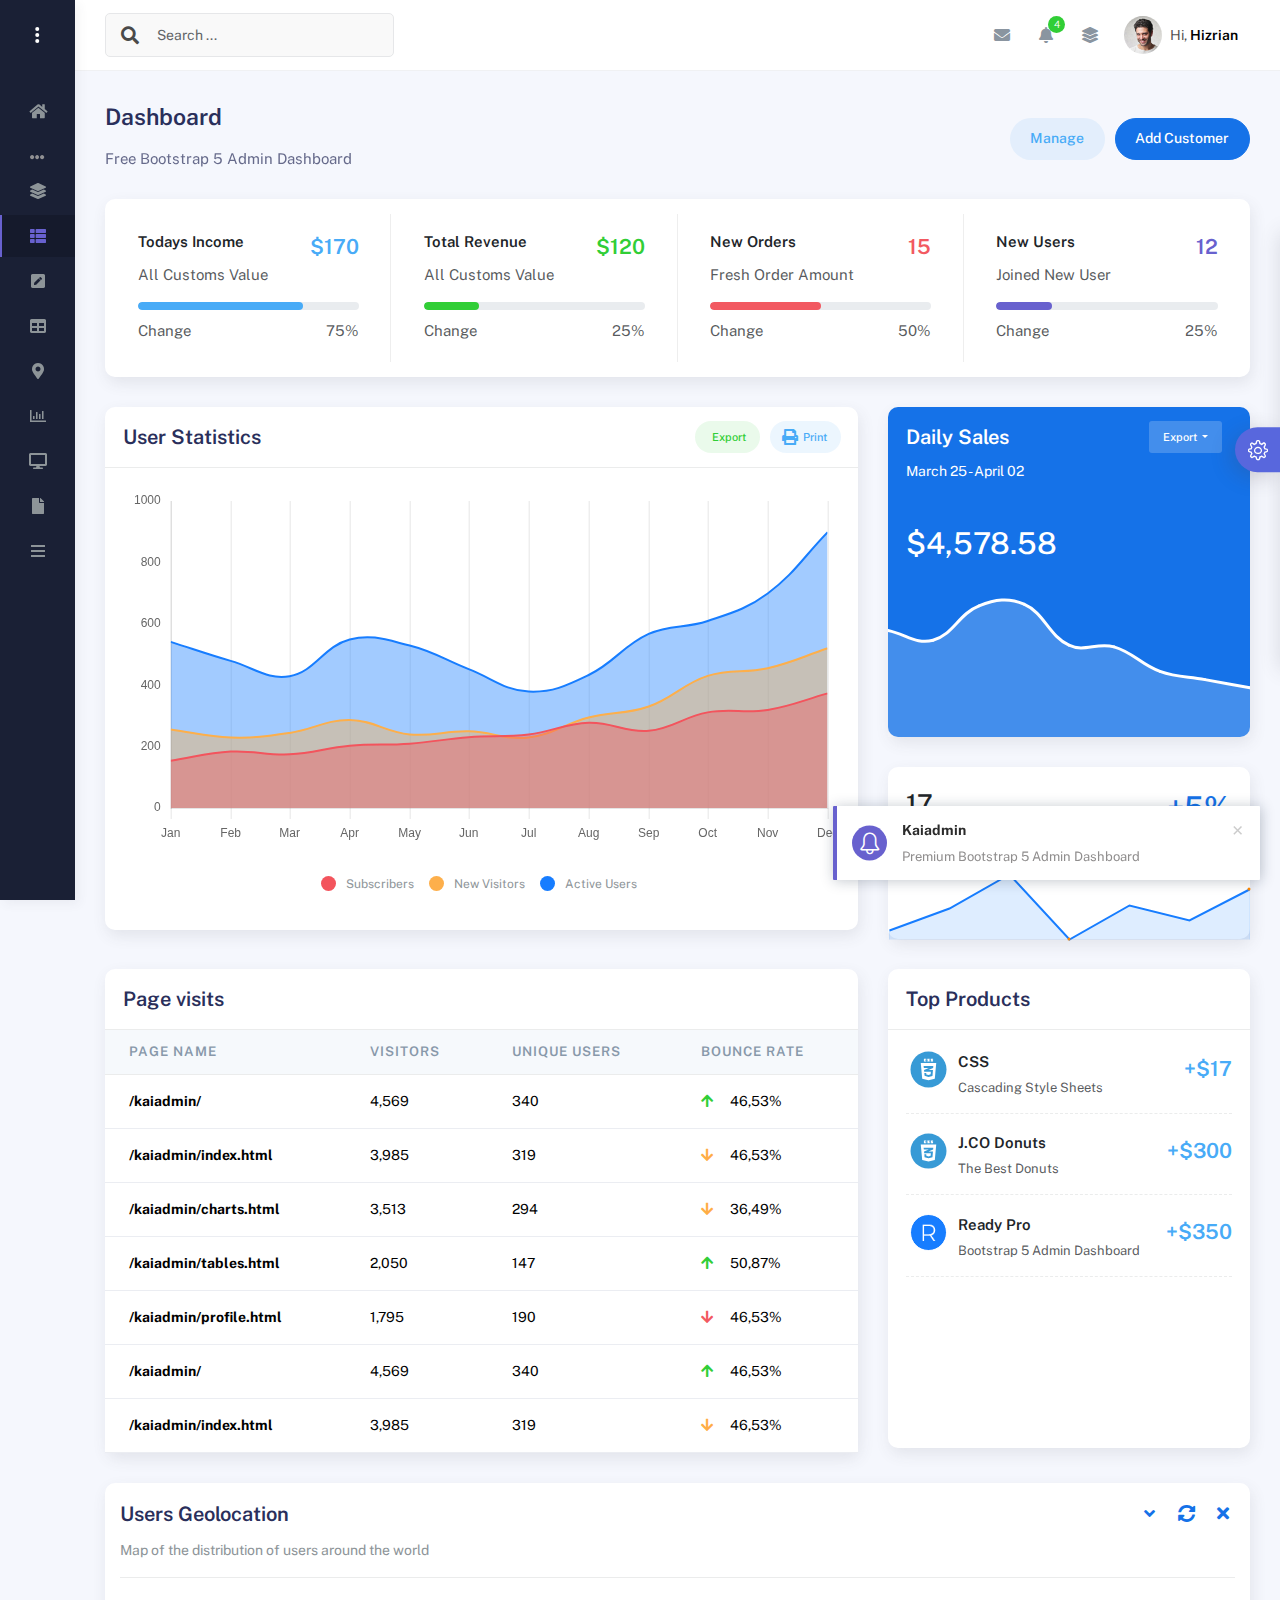
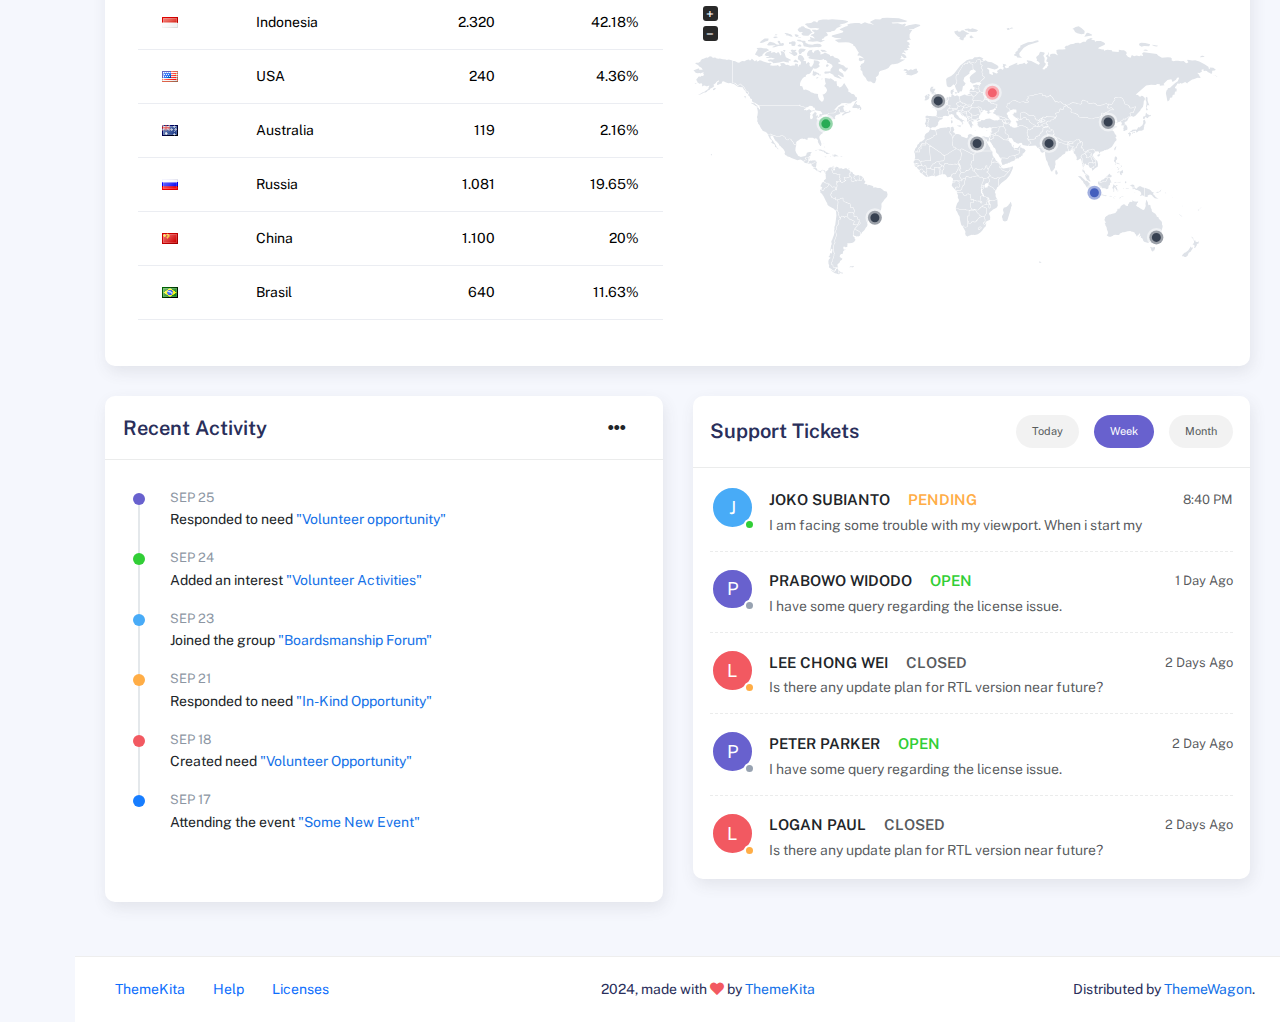
<file: adminpanel/icon-menu.html>
<!DOCTYPE html>
<html lang="en">
  <head>
    <meta http-equiv="X-UA-Compatible" content="IE=edge" />
    <title>Kaiadmin - Bootstrap 5 Admin Dashboard</title>
    <meta
      content="width=device-width, initial-scale=1.0, shrink-to-fit=no"
      name="viewport"
    />
    <link
      rel="icon"
      href="assets/img/kaiadmin/favicon.ico"
      type="image/x-icon"
    />

    <!-- Fonts and icons -->
    <script src="assets/js/plugin/webfont/webfont.min.js"></script>
    <script>
      WebFont.load({
        google: { families: ["Public Sans:300,400,500,600,700"] },
        custom: {
          families: [
            "Font Awesome 5 Solid",
            "Font Awesome 5 Regular",
            "Font Awesome 5 Brands",
            "simple-line-icons",
          ],
          urls: ["assets/css/fonts.min.css"],
        },
        active: function () {
          sessionStorage.fonts = true;
        },
      });
    </script>

    <!-- CSS Files -->
    <link rel="stylesheet" href="assets/css/bootstrap.min.css" />
    <link rel="stylesheet" href="assets/css/plugins.min.css" />
    <link rel="stylesheet" href="assets/css/kaiadmin.min.css" />

    <!-- CSS Just for demo purpose, don't include it in your project -->
    <link rel="stylesheet" href="assets/css/demo.css" />
  </head>
  <body>
    <div class="wrapper sidebar_minimize">
      <!-- Sidebar -->
      <div class="sidebar" data-background-color="dark">
        <div class="sidebar-logo">
          <!-- Logo Header -->
          <div class="logo-header" data-background-color="dark">
            <a href="index.html" class="logo">
              <img
                src="assets/img/kaiadmin/logo_light.svg"
                alt="navbar brand"
                class="navbar-brand"
                height="20"
              />
            </a>
            <div class="nav-toggle">
              <button class="btn btn-toggle toggle-sidebar">
                <i class="gg-menu-right"></i>
              </button>
              <button class="btn btn-toggle sidenav-toggler">
                <i class="gg-menu-left"></i>
              </button>
            </div>
            <button class="topbar-toggler more">
              <i class="gg-more-vertical-alt"></i>
            </button>
          </div>
          <!-- End Logo Header -->
        </div>
        <div class="sidebar-wrapper scrollbar scrollbar-inner">
          <div class="sidebar-content">
            <ul class="nav nav-secondary">
              <li class="nav-item">
                <a
                  data-bs-toggle="collapse"
                  href="#dashboard"
                  class="collapsed"
                  aria-expanded="false"
                >
                  <i class="fas fa-home"></i>
                  <p>Dashboard</p>
                  <span class="caret"></span>
                </a>
                <div class="collapse" id="dashboard">
                  <ul class="nav nav-collapse">
                    <li>
                      <a href="../demo1/index.html">
                        <span class="sub-item">Dashboard 1</span>
                      </a>
                    </li>
                  </ul>
                </div>
              </li>
              <li class="nav-section">
                <span class="sidebar-mini-icon">
                  <i class="fa fa-ellipsis-h"></i>
                </span>
                <h4 class="text-section">Components</h4>
              </li>
              <li class="nav-item">
                <a data-bs-toggle="collapse" href="#base">
                  <i class="fas fa-layer-group"></i>
                  <p>Base</p>
                  <span class="caret"></span>
                </a>
                <div class="collapse" id="base">
                  <ul class="nav nav-collapse">
                    <li>
                      <a href="components/avatars.html">
                        <span class="sub-item">Avatars</span>
                      </a>
                    </li>
                    <li>
                      <a href="components/buttons.html">
                        <span class="sub-item">Buttons</span>
                      </a>
                    </li>
                    <li>
                      <a href="components/gridsystem.html">
                        <span class="sub-item">Grid System</span>
                      </a>
                    </li>
                    <li>
                      <a href="components/panels.html">
                        <span class="sub-item">Panels</span>
                      </a>
                    </li>
                    <li>
                      <a href="components/notifications.html">
                        <span class="sub-item">Notifications</span>
                      </a>
                    </li>
                    <li>
                      <a href="components/sweetalert.html">
                        <span class="sub-item">Sweet Alert</span>
                      </a>
                    </li>
                    <li>
                      <a href="components/font-awesome-icons.html">
                        <span class="sub-item">Font Awesome Icons</span>
                      </a>
                    </li>
                    <li>
                      <a href="components/simple-line-icons.html">
                        <span class="sub-item">Simple Line Icons</span>
                      </a>
                    </li>
                    <li>
                      <a href="components/typography.html">
                        <span class="sub-item">Typography</span>
                      </a>
                    </li>
                  </ul>
                </div>
              </li>
              <li class="nav-item active submenu">
                <a data-bs-toggle="collapse" href="#sidebarLayouts">
                  <i class="fas fa-th-list"></i>
                  <p>Sidebar Layouts</p>
                  <span class="caret"></span>
                </a>
                <div class="collapse show" id="sidebarLayouts">
                  <ul class="nav nav-collapse">
                    <li>
                      <a href="sidebar-style-2.html">
                        <span class="sub-item">Sidebar Style 2</span>
                      </a>
                    </li>
                    <li class="active">
                      <a href="icon-menu.html">
                        <span class="sub-item">Icon Menu</span>
                      </a>
                    </li>
                  </ul>
                </div>
              </li>
              <li class="nav-item">
                <a data-bs-toggle="collapse" href="#forms">
                  <i class="fas fa-pen-square"></i>
                  <p>Forms</p>
                  <span class="caret"></span>
                </a>
                <div class="collapse" id="forms">
                  <ul class="nav nav-collapse">
                    <li>
                      <a href="forms/forms.html">
                        <span class="sub-item">Basic Form</span>
                      </a>
                    </li>
                  </ul>
                </div>
              </li>
              <li class="nav-item">
                <a data-bs-toggle="collapse" href="#tables">
                  <i class="fas fa-table"></i>
                  <p>Tables</p>
                  <span class="caret"></span>
                </a>
                <div class="collapse" id="tables">
                  <ul class="nav nav-collapse">
                    <li>
                      <a href="tables/tables.html">
                        <span class="sub-item">Basic Table</span>
                      </a>
                    </li>
                    <li>
                      <a href="tables/datatables.html">
                        <span class="sub-item">Datatables</span>
                      </a>
                    </li>
                  </ul>
                </div>
              </li>
              <li class="nav-item">
                <a data-bs-toggle="collapse" href="#maps">
                  <i class="fas fa-map-marker-alt"></i>
                  <p>Maps</p>
                  <span class="caret"></span>
                </a>
                <div class="collapse" id="maps">
                  <ul class="nav nav-collapse">
                    <li>
                      <a href="maps/googlemaps.html">
                        <span class="sub-item">Google Maps</span>
                      </a>
                    </li>
                    <li>
                      <a href="maps/jsvectormap.html">
                        <span class="sub-item">Jsvectormap</span>
                      </a>
                    </li>
                  </ul>
                </div>
              </li>
              <li class="nav-item">
                <a data-bs-toggle="collapse" href="#charts">
                  <i class="far fa-chart-bar"></i>
                  <p>Charts</p>
                  <span class="caret"></span>
                </a>
                <div class="collapse" id="charts">
                  <ul class="nav nav-collapse">
                    <li>
                      <a href="charts/charts.html">
                        <span class="sub-item">Chart Js</span>
                      </a>
                    </li>
                    <li>
                      <a href="charts/sparkline.html">
                        <span class="sub-item">Sparkline</span>
                      </a>
                    </li>
                  </ul>
                </div>
              </li>
              <li class="nav-item">
                <a href="widgets.html">
                  <i class="fas fa-desktop"></i>
                  <p>Widgets</p>
                  <span class="badge badge-success">4</span>
                </a>
              </li>
              <li class="nav-item">
                <a href="../../documentation/index.html">
                  <i class="fas fa-file"></i>
                  <p>Documentation</p>
                  <span class="badge badge-secondary">1</span>
                </a>
              </li>
              <li class="nav-item">
                <a data-bs-toggle="collapse" href="#submenu">
                  <i class="fas fa-bars"></i>
                  <p>Menu Levels</p>
                  <span class="caret"></span>
                </a>
                <div class="collapse" id="submenu">
                  <ul class="nav nav-collapse">
                    <li>
                      <a data-bs-toggle="collapse" href="#subnav1">
                        <span class="sub-item">Level 1</span>
                        <span class="caret"></span>
                      </a>
                      <div class="collapse" id="subnav1">
                        <ul class="nav nav-collapse subnav">
                          <li>
                            <a href="#">
                              <span class="sub-item">Level 2</span>
                            </a>
                          </li>
                          <li>
                            <a href="#">
                              <span class="sub-item">Level 2</span>
                            </a>
                          </li>
                        </ul>
                      </div>
                    </li>
                    <li>
                      <a data-bs-toggle="collapse" href="#subnav2">
                        <span class="sub-item">Level 1</span>
                        <span class="caret"></span>
                      </a>
                      <div class="collapse" id="subnav2">
                        <ul class="nav nav-collapse subnav">
                          <li>
                            <a href="#">
                              <span class="sub-item">Level 2</span>
                            </a>
                          </li>
                        </ul>
                      </div>
                    </li>
                    <li>
                      <a href="#">
                        <span class="sub-item">Level 1</span>
                      </a>
                    </li>
                  </ul>
                </div>
              </li>
            </ul>
          </div>
        </div>
      </div>
      <!-- End Sidebar -->

      <div class="main-panel">
        <div class="main-header">
          <div class="main-header-logo">
            <!-- Logo Header -->
            <div class="logo-header" data-background-color="dark">
              <a href="index.html" class="logo">
                <img
                  src="assets/img/kaiadmin/logo_light.svg"
                  alt="navbar brand"
                  class="navbar-brand"
                  height="20"
                />
              </a>
              <div class="nav-toggle">
                <button class="btn btn-toggle toggle-sidebar">
                  <i class="gg-menu-right"></i>
                </button>
                <button class="btn btn-toggle sidenav-toggler">
                  <i class="gg-menu-left"></i>
                </button>
              </div>
              <button class="topbar-toggler more">
                <i class="gg-more-vertical-alt"></i>
              </button>
            </div>
            <!-- End Logo Header -->
          </div>
          <!-- Navbar Header -->
          <nav
            class="navbar navbar-header navbar-header-transparent navbar-expand-lg border-bottom"
          >
            <div class="container-fluid">
              <nav
                class="navbar navbar-header-left navbar-expand-lg navbar-form nav-search p-0 d-none d-lg-flex"
              >
                <div class="input-group">
                  <div class="input-group-prepend">
                    <button type="submit" class="btn btn-search pe-1">
                      <i class="fa fa-search search-icon"></i>
                    </button>
                  </div>
                  <input
                    type="text"
                    placeholder="Search ..."
                    class="form-control"
                  />
                </div>
              </nav>

              <ul class="navbar-nav topbar-nav ms-md-auto align-items-center">
                <li
                  class="nav-item topbar-icon dropdown hidden-caret d-flex d-lg-none"
                >
                  <a
                    class="nav-link dropdown-toggle"
                    data-bs-toggle="dropdown"
                    href="#"
                    role="button"
                    aria-expanded="false"
                    aria-haspopup="true"
                  >
                    <i class="fa fa-search"></i>
                  </a>
                  <ul class="dropdown-menu dropdown-search animated fadeIn">
                    <form class="navbar-left navbar-form nav-search">
                      <div class="input-group">
                        <input
                          type="text"
                          placeholder="Search ..."
                          class="form-control"
                        />
                      </div>
                    </form>
                  </ul>
                </li>
                <li class="nav-item topbar-icon dropdown hidden-caret">
                  <a
                    class="nav-link dropdown-toggle"
                    href="#"
                    id="messageDropdown"
                    role="button"
                    data-bs-toggle="dropdown"
                    aria-haspopup="true"
                    aria-expanded="false"
                  >
                    <i class="fa fa-envelope"></i>
                  </a>
                  <ul
                    class="dropdown-menu messages-notif-box animated fadeIn"
                    aria-labelledby="messageDropdown"
                  >
                    <li>
                      <div
                        class="dropdown-title d-flex justify-content-between align-items-center"
                      >
                        Messages
                        <a href="#" class="small">Mark all as read</a>
                      </div>
                    </li>
                    <li>
                      <div class="message-notif-scroll scrollbar-outer">
                        <div class="notif-center">
                          <a href="#">
                            <div class="notif-img">
                              <img
                                src="assets/img/jm_denis.jpg"
                                alt="Img Profile"
                              />
                            </div>
                            <div class="notif-content">
                              <span class="subject">Jimmy Denis</span>
                              <span class="block"> How are you ? </span>
                              <span class="time">5 minutes ago</span>
                            </div>
                          </a>
                          <a href="#">
                            <div class="notif-img">
                              <img
                                src="assets/img/chadengle.jpg"
                                alt="Img Profile"
                              />
                            </div>
                            <div class="notif-content">
                              <span class="subject">Chad</span>
                              <span class="block"> Ok, Thanks ! </span>
                              <span class="time">12 minutes ago</span>
                            </div>
                          </a>
                          <a href="#">
                            <div class="notif-img">
                              <img
                                src="assets/img/mlane.jpg"
                                alt="Img Profile"
                              />
                            </div>
                            <div class="notif-content">
                              <span class="subject">Jhon Doe</span>
                              <span class="block">
                                Ready for the meeting today...
                              </span>
                              <span class="time">12 minutes ago</span>
                            </div>
                          </a>
                          <a href="#">
                            <div class="notif-img">
                              <img
                                src="assets/img/talha.jpg"
                                alt="Img Profile"
                              />
                            </div>
                            <div class="notif-content">
                              <span class="subject">Talha</span>
                              <span class="block"> Hi, Apa Kabar ? </span>
                              <span class="time">17 minutes ago</span>
                            </div>
                          </a>
                        </div>
                      </div>
                    </li>
                    <li>
                      <a class="see-all" href="javascript:void(0);"
                        >See all messages<i class="fa fa-angle-right"></i>
                      </a>
                    </li>
                  </ul>
                </li>
                <li class="nav-item topbar-icon dropdown hidden-caret">
                  <a
                    class="nav-link dropdown-toggle"
                    href="#"
                    id="notifDropdown"
                    role="button"
                    data-bs-toggle="dropdown"
                    aria-haspopup="true"
                    aria-expanded="false"
                  >
                    <i class="fa fa-bell"></i>
                    <span class="notification">4</span>
                  </a>
                  <ul
                    class="dropdown-menu notif-box animated fadeIn"
                    aria-labelledby="notifDropdown"
                  >
                    <li>
                      <div class="dropdown-title">
                        You have 4 new notification
                      </div>
                    </li>
                    <li>
                      <div class="notif-scroll scrollbar-outer">
                        <div class="notif-center">
                          <a href="#">
                            <div class="notif-icon notif-primary">
                              <i class="fa fa-user-plus"></i>
                            </div>
                            <div class="notif-content">
                              <span class="block"> New user registered </span>
                              <span class="time">5 minutes ago</span>
                            </div>
                          </a>
                          <a href="#">
                            <div class="notif-icon notif-success">
                              <i class="fa fa-comment"></i>
                            </div>
                            <div class="notif-content">
                              <span class="block">
                                Rahmad commented on Admin
                              </span>
                              <span class="time">12 minutes ago</span>
                            </div>
                          </a>
                          <a href="#">
                            <div class="notif-img">
                              <img
                                src="assets/img/profile2.jpg"
                                alt="Img Profile"
                              />
                            </div>
                            <div class="notif-content">
                              <span class="block">
                                Reza send messages to you
                              </span>
                              <span class="time">12 minutes ago</span>
                            </div>
                          </a>
                          <a href="#">
                            <div class="notif-icon notif-danger">
                              <i class="fa fa-heart"></i>
                            </div>
                            <div class="notif-content">
                              <span class="block"> Farrah liked Admin </span>
                              <span class="time">17 minutes ago</span>
                            </div>
                          </a>
                        </div>
                      </div>
                    </li>
                    <li>
                      <a class="see-all" href="javascript:void(0);"
                        >See all notifications<i class="fa fa-angle-right"></i>
                      </a>
                    </li>
                  </ul>
                </li>
                <li class="nav-item topbar-icon dropdown hidden-caret">
                  <a
                    class="nav-link"
                    data-bs-toggle="dropdown"
                    href="#"
                    aria-expanded="false"
                  >
                    <i class="fas fa-layer-group"></i>
                  </a>
                  <div class="dropdown-menu quick-actions animated fadeIn">
                    <div class="quick-actions-header">
                      <span class="title mb-1">Quick Actions</span>
                      <span class="subtitle op-7">Shortcuts</span>
                    </div>
                    <div class="quick-actions-scroll scrollbar-outer">
                      <div class="quick-actions-items">
                        <div class="row m-0">
                          <a class="col-6 col-md-4 p-0" href="#">
                            <div class="quick-actions-item">
                              <div class="avatar-item bg-danger rounded-circle">
                                <i class="far fa-calendar-alt"></i>
                              </div>
                              <span class="text">Calendar</span>
                            </div>
                          </a>
                          <a class="col-6 col-md-4 p-0" href="#">
                            <div class="quick-actions-item">
                              <div
                                class="avatar-item bg-warning rounded-circle"
                              >
                                <i class="fas fa-map"></i>
                              </div>
                              <span class="text">Maps</span>
                            </div>
                          </a>
                          <a class="col-6 col-md-4 p-0" href="#">
                            <div class="quick-actions-item">
                              <div class="avatar-item bg-info rounded-circle">
                                <i class="fas fa-file-excel"></i>
                              </div>
                              <span class="text">Reports</span>
                            </div>
                          </a>
                          <a class="col-6 col-md-4 p-0" href="#">
                            <div class="quick-actions-item">
                              <div
                                class="avatar-item bg-success rounded-circle"
                              >
                                <i class="fas fa-envelope"></i>
                              </div>
                              <span class="text">Emails</span>
                            </div>
                          </a>
                          <a class="col-6 col-md-4 p-0" href="#">
                            <div class="quick-actions-item">
                              <div
                                class="avatar-item bg-primary rounded-circle"
                              >
                                <i class="fas fa-file-invoice-dollar"></i>
                              </div>
                              <span class="text">Invoice</span>
                            </div>
                          </a>
                          <a class="col-6 col-md-4 p-0" href="#">
                            <div class="quick-actions-item">
                              <div
                                class="avatar-item bg-secondary rounded-circle"
                              >
                                <i class="fas fa-credit-card"></i>
                              </div>
                              <span class="text">Payments</span>
                            </div>
                          </a>
                        </div>
                      </div>
                    </div>
                  </div>
                </li>

                <li class="nav-item topbar-user dropdown hidden-caret">
                  <a
                    class="dropdown-toggle profile-pic"
                    data-bs-toggle="dropdown"
                    href="#"
                    aria-expanded="false"
                  >
                    <div class="avatar-sm">
                      <img
                        src="assets/img/profile.jpg"
                        alt="..."
                        class="avatar-img rounded-circle"
                      />
                    </div>
                    <span class="profile-username">
                      <span class="op-7">Hi,</span>
                      <span class="fw-bold">Hizrian</span>
                    </span>
                  </a>
                  <ul class="dropdown-menu dropdown-user animated fadeIn">
                    <div class="dropdown-user-scroll scrollbar-outer">
                      <li>
                        <div class="user-box">
                          <div class="avatar-lg">
                            <img
                              src="assets/img/profile.jpg"
                              alt="image profile"
                              class="avatar-img rounded"
                            />
                          </div>
                          <div class="u-text">
                            <h4>Hizrian</h4>
                            <p class="text-muted">hello@example.com</p>
                            <a
                              href="profile.html"
                              class="btn btn-xs btn-secondary btn-sm"
                              >View Profile</a
                            >
                          </div>
                        </div>
                      </li>
                      <li>
                        <div class="dropdown-divider"></div>
                        <a class="dropdown-item" href="#">My Profile</a>
                        <a class="dropdown-item" href="#">My Balance</a>
                        <a class="dropdown-item" href="#">Inbox</a>
                        <div class="dropdown-divider"></div>
                        <a class="dropdown-item" href="#">Account Setting</a>
                        <div class="dropdown-divider"></div>
                        <a class="dropdown-item" href="#">Logout</a>
                      </li>
                    </div>
                  </ul>
                </li>
              </ul>
            </div>
          </nav>
          <!-- End Navbar -->
        </div>

        <div class="container">
          <div class="page-inner">
            <div
              class="d-flex align-items-left align-items-md-center flex-column flex-md-row pt-2 pb-4"
            >
              <div>
                <h3 class="fw-bold mb-3">Dashboard</h3>
                <h6 class="op-7 mb-2">Free Bootstrap 5 Admin Dashboard</h6>
              </div>
              <div class="ms-md-auto py-2 py-md-0">
                <a href="#" class="btn btn-label-info btn-round me-2">Manage</a>
                <a href="#" class="btn btn-primary btn-round">Add Customer</a>
              </div>
            </div>
            <div class="row row-card-no-pd">
              <div class="col-12 col-sm-6 col-md-6 col-xl-3">
                <div class="card">
                  <div class="card-body">
                    <div class="d-flex justify-content-between">
                      <div>
                        <h6><b>Todays Income</b></h6>
                        <p class="text-muted">All Customs Value</p>
                      </div>
                      <h4 class="text-info fw-bold">$170</h4>
                    </div>
                    <div class="progress progress-sm">
                      <div
                        class="progress-bar bg-info w-75"
                        role="progressbar"
                        aria-valuenow="75"
                        aria-valuemin="0"
                        aria-valuemax="100"
                      ></div>
                    </div>
                    <div class="d-flex justify-content-between mt-2">
                      <p class="text-muted mb-0">Change</p>
                      <p class="text-muted mb-0">75%</p>
                    </div>
                  </div>
                </div>
              </div>
              <div class="col-12 col-sm-6 col-md-6 col-xl-3">
                <div class="card">
                  <div class="card-body">
                    <div class="d-flex justify-content-between">
                      <div>
                        <h6><b>Total Revenue</b></h6>
                        <p class="text-muted">All Customs Value</p>
                      </div>
                      <h4 class="text-success fw-bold">$120</h4>
                    </div>
                    <div class="progress progress-sm">
                      <div
                        class="progress-bar bg-success w-25"
                        role="progressbar"
                        aria-valuenow="25"
                        aria-valuemin="0"
                        aria-valuemax="100"
                      ></div>
                    </div>
                    <div class="d-flex justify-content-between mt-2">
                      <p class="text-muted mb-0">Change</p>
                      <p class="text-muted mb-0">25%</p>
                    </div>
                  </div>
                </div>
              </div>
              <div class="col-12 col-sm-6 col-md-6 col-xl-3">
                <div class="card">
                  <div class="card-body">
                    <div class="d-flex justify-content-between">
                      <div>
                        <h6><b>New Orders</b></h6>
                        <p class="text-muted">Fresh Order Amount</p>
                      </div>
                      <h4 class="text-danger fw-bold">15</h4>
                    </div>
                    <div class="progress progress-sm">
                      <div
                        class="progress-bar bg-danger w-50"
                        role="progressbar"
                        aria-valuenow="50"
                        aria-valuemin="0"
                        aria-valuemax="100"
                      ></div>
                    </div>
                    <div class="d-flex justify-content-between mt-2">
                      <p class="text-muted mb-0">Change</p>
                      <p class="text-muted mb-0">50%</p>
                    </div>
                  </div>
                </div>
              </div>
              <div class="col-12 col-sm-6 col-md-6 col-xl-3">
                <div class="card">
                  <div class="card-body">
                    <div class="d-flex justify-content-between">
                      <div>
                        <h6><b>New Users</b></h6>
                        <p class="text-muted">Joined New User</p>
                      </div>
                      <h4 class="text-secondary fw-bold">12</h4>
                    </div>
                    <div class="progress progress-sm">
                      <div
                        class="progress-bar bg-secondary w-25"
                        role="progressbar"
                        aria-valuenow="25"
                        aria-valuemin="0"
                        aria-valuemax="100"
                      ></div>
                    </div>
                    <div class="d-flex justify-content-between mt-2">
                      <p class="text-muted mb-0">Change</p>
                      <p class="text-muted mb-0">25%</p>
                    </div>
                  </div>
                </div>
              </div>
            </div>
            <div class="row">
              <div class="col-md-8">
                <div class="card">
                  <div class="card-header">
                    <div class="card-head-row">
                      <div class="card-title">User Statistics</div>
                      <div class="card-tools">
                        <a
                          href="#"
                          class="btn btn-label-success btn-round btn-sm me-2"
                        >
                          <span class="btn-label">
                            <i class="fa fa-pencil"></i>
                          </span>
                          Export
                        </a>
                        <a href="#" class="btn btn-label-info btn-round btn-sm">
                          <span class="btn-label">
                            <i class="fa fa-print"></i>
                          </span>
                          Print
                        </a>
                      </div>
                    </div>
                  </div>
                  <div class="card-body">
                    <div class="chart-container" style="min-height: 375px">
                      <canvas id="statisticsChart"></canvas>
                    </div>
                    <div id="myChartLegend"></div>
                  </div>
                </div>
              </div>
              <div class="col-md-4">
                <div class="card card-primary">
                  <div class="card-header">
                    <div class="card-head-row">
                      <div class="card-title">Daily Sales</div>
                      <div class="card-tools">
                        <div class="dropdown">
                          <button
                            class="btn btn-sm btn-label-light dropdown-toggle"
                            type="button"
                            id="dropdownMenuButton"
                            data-bs-toggle="dropdown"
                            aria-haspopup="true"
                            aria-expanded="false"
                          >
                            Export
                          </button>
                          <div
                            class="dropdown-menu"
                            aria-labelledby="dropdownMenuButton"
                          >
                            <a class="dropdown-item" href="#">Action</a>
                            <a class="dropdown-item" href="#">Another action</a>
                            <a class="dropdown-item" href="#"
                              >Something else here</a
                            >
                          </div>
                        </div>
                      </div>
                    </div>
                    <div class="card-category">March 25 - April 02</div>
                  </div>
                  <div class="card-body pb-0">
                    <div class="mb-4 mt-2">
                      <h1>$4,578.58</h1>
                    </div>
                    <div class="pull-in">
                      <canvas id="dailySalesChart"></canvas>
                    </div>
                  </div>
                </div>
                <div class="card">
                  <div class="card-body pb-0">
                    <div class="h1 fw-bold float-end text-primary">+5%</div>
                    <h2 class="mb-2">17</h2>
                    <p class="text-muted">Users online</p>
                    <div class="pull-in sparkline-fix">
                      <div id="lineChart"></div>
                    </div>
                  </div>
                </div>
              </div>
            </div>
            <!-- <div class="row">
						<div class="col-md-4">
							<div class="card">
								<div class="card-body pb-0">
									<div class="h1 fw-bold float-end text-primary">+5%</div>
									<h2 class="mb-2">17</h2>
									<p class="text-muted">Users online</p>
									<div class="pull-in sparkline-fix">
										<div id="lineChart"></div>
									</div>
								</div>
							</div>
						</div>
						<div class="col-md-4">
							<div class="card">
								<div class="card-body pb-0">
									<div class="h1 fw-bold float-end text-danger">-3%</div>
									<h2 class="mb-2">27</h2>
									<p class="text-muted">New Users</p>
									<div class="pull-in sparkline-fix">
										<div id="lineChart2"></div>
									</div>
								</div>
							</div>
						</div>
						<div class="col-md-4">
							<div class="card">
								<div class="card-body pb-0">
									<div class="h1 fw-bold float-end text-warning">+7%</div>
									<h2 class="mb-2">213</h2>
									<p class="text-muted">Transactions</p>
									<div class="pull-in sparkline-fix">
										<div id="lineChart3"></div>
									</div>
								</div>
							</div>
						</div>
					</div> -->
            <!-- <div class="row">
						<div class="col-md-4">
							<div class="card">
								<div class="card-header">
									<div class="card-title">Top Products</div>
								</div>
								<div class="card-body pb-0">
									<div class="d-flex">
										<div class="avatar">
											<img src="assets/img/logoproduct.svg" alt="..." class="avatar-img rounded-circle">
										</div>
										<div class="flex-1 pt-1 ms-2">
											<h6 class="fw-bold mb-1">CSS</h6>
											<small class="text-muted">Cascading Style Sheets</small>
										</div>
										<div class="d-flex ms-auto align-items-center">
											<h4 class="text-info fw-bold">+$17</h4>
										</div>
									</div>
									<div class="separator-dashed"></div>
									<div class="d-flex">
										<div class="avatar">
											<img src="assets/img/logoproduct.svg" alt="..." class="avatar-img rounded-circle">
										</div>
										<div class="flex-1 pt-1 ms-2">
											<h6 class="fw-bold mb-1">J.CO Donuts</h6>
											<small class="text-muted">The Best Donuts</small>
										</div>
										<div class="d-flex ms-auto align-items-center">
											<h4 class="text-info fw-bold">+$300</h4>
										</div>
									</div>
									<div class="separator-dashed"></div>
									<div class="d-flex">
										<div class="avatar">
											<img src="assets/img/logoproduct3.svg" alt="..." class="avatar-img rounded-circle">
										</div>
										<div class="flex-1 pt-1 ms-2">
											<h6 class="fw-bold mb-1">Ready Pro</h6>
											<small class="text-muted">Bootstrap 5 Admin Dashboard</small>
										</div>
										<div class="d-flex ms-auto align-items-center">
											<h4 class="text-info fw-bold">+$350</h4>
										</div>
									</div>
									<div class="separator-dashed"></div>
									<div class="pull-in">
										<canvas id="topProductsChart"></canvas>
									</div>
								</div>
							</div>
						</div>
						<div class="col-md-4">
							<div class="card">
								<div class="card-body">
									<div class="card-title fw-mediumbold">Suggested People</div>
									<div class="card-list">
										<div class="item-list">
											<div class="avatar">
												<img src="assets/img/jm_denis.jpg" alt="..." class="avatar-img rounded-circle">
											</div>
											<div class="info-user ms-3">
												<div class="username">Jimmy Denis</div>
												<div class="status">Graphic Designer</div>
											</div>
											<button class="btn btn-icon btn-primary btn-round btn-xs">
												<i class="fa fa-plus"></i>
											</button>
										</div>
										<div class="item-list">
											<div class="avatar">
												<img src="assets/img/chadengle.jpg" alt="..." class="avatar-img rounded-circle">
											</div>
											<div class="info-user ms-3">
												<div class="username">Chad</div>
												<div class="status">CEO Zeleaf</div>
											</div>
											<button class="btn btn-icon btn-primary btn-round btn-xs">
												<i class="fa fa-plus"></i>
											</button>
										</div>
										<div class="item-list">
											<div class="avatar">
												<img src="assets/img/talha.jpg" alt="..." class="avatar-img rounded-circle">
											</div>
											<div class="info-user ms-3">
												<div class="username">Talha</div>
												<div class="status">Front End Designer</div>
											</div>
											<button class="btn btn-icon btn-primary btn-round btn-xs">
												<i class="fa fa-plus"></i>
											</button>
										</div>
										<div class="item-list">
											<div class="avatar">
												<img src="assets/img/mlane.jpg" alt="..." class="avatar-img rounded-circle">
											</div>
											<div class="info-user ms-3">
												<div class="username">John Doe</div>
												<div class="status">Back End Developer</div>
											</div>
											<button class="btn btn-icon btn-primary btn-round btn-xs">
												<i class="fa fa-plus"></i>
											</button>
										</div>
										<div class="item-list">
											<div class="avatar">
												<img src="assets/img/talha.jpg" alt="..." class="avatar-img rounded-circle">
											</div>
											<div class="info-user ms-3">
												<div class="username">Talha</div>
												<div class="status">Front End Designer</div>
											</div>
											<button class="btn btn-icon btn-primary btn-round btn-xs">
												<i class="fa fa-plus"></i>
											</button>
										</div>
										<div class="item-list">
											<div class="avatar">
												<img src="assets/img/jm_denis.jpg" alt="..." class="avatar-img rounded-circle">
											</div>
											<div class="info-user ms-3">
												<div class="username">Jimmy Denis</div>
												<div class="status">Graphic Designer</div>
											</div>
											<button class="btn btn-icon btn-primary btn-round btn-xs">
												<i class="fa fa-plus"></i>
											</button>
										</div>
									</div>
								</div>
							</div>
						</div>
						<div class="col-md-4">
							<div class="card card-primary bg-primary-gradient">
								<div class="card-body">
									<h5 class="mt-3 b-b1 pb-2 mb-4 fw-bold">Active user right now</h5>
									<h1 class="mb-4 fw-bold">17</h1>
									<h5 class="mt-3 b-b1 pb-2 mb-5 fw-bold">Page view per minutes</h5>
									<div id="activeUsersChart"></div>
									<h5 class="mt-5 pb-3 mb-0 fw-bold">Top active pages</h5>
									<ul class="list-unstyled">
										<li class="d-flex justify-content-between pb-1 pt-1"><small>/product/readypro/index.html</small> <span>7</span></li>
										<li class="d-flex justify-content-between pb-1 pt-1"><small>/product/kaiadmin/demo.html</small> <span>10</span></li>
									</ul>
								</div>
							</div>
						</div>
					</div> -->
            <div class="row">
              <div class="col-md-8">
                <div class="card">
                  <div class="card-header">
                    <div class="card-title">Page visits</div>
                  </div>
                  <div class="card-body p-0">
                    <div class="table-responsive">
                      <!-- Projects table -->
                      <table class="table align-items-center mb-0">
                        <thead class="thead-light">
                          <tr>
                            <th scope="col">Page name</th>
                            <th scope="col">Visitors</th>
                            <th scope="col">Unique users</th>
                            <th scope="col">Bounce rate</th>
                          </tr>
                        </thead>
                        <tbody>
                          <tr>
                            <th scope="row">/kaiadmin/</th>
                            <td>4,569</td>
                            <td>340</td>
                            <td>
                              <i class="fas fa-arrow-up text-success me-3"></i>
                              46,53%
                            </td>
                          </tr>
                          <tr>
                            <th scope="row">/kaiadmin/index.html</th>
                            <td>3,985</td>
                            <td>319</td>
                            <td>
                              <i
                                class="fas fa-arrow-down text-warning me-3"
                              ></i>
                              46,53%
                            </td>
                          </tr>
                          <tr>
                            <th scope="row">/kaiadmin/charts.html</th>
                            <td>3,513</td>
                            <td>294</td>
                            <td>
                              <i
                                class="fas fa-arrow-down text-warning me-3"
                              ></i>
                              36,49%
                            </td>
                          </tr>
                          <tr>
                            <th scope="row">/kaiadmin/tables.html</th>
                            <td>2,050</td>
                            <td>147</td>
                            <td>
                              <i class="fas fa-arrow-up text-success me-3"></i>
                              50,87%
                            </td>
                          </tr>
                          <tr>
                            <th scope="row">/kaiadmin/profile.html</th>
                            <td>1,795</td>
                            <td>190</td>
                            <td>
                              <i class="fas fa-arrow-down text-danger me-3"></i>
                              46,53%
                            </td>
                          </tr>
                          <tr>
                            <th scope="row">/kaiadmin/</th>
                            <td>4,569</td>
                            <td>340</td>
                            <td>
                              <i class="fas fa-arrow-up text-success me-3"></i>
                              46,53%
                            </td>
                          </tr>
                          <tr>
                            <th scope="row">/kaiadmin/index.html</th>
                            <td>3,985</td>
                            <td>319</td>
                            <td>
                              <i
                                class="fas fa-arrow-down text-warning me-3"
                              ></i>
                              46,53%
                            </td>
                          </tr>
                        </tbody>
                      </table>
                    </div>
                  </div>
                </div>
              </div>
              <div class="col-md-4">
                <div class="card">
                  <div class="card-header">
                    <div class="card-title">Top Products</div>
                  </div>
                  <div class="card-body pb-0">
                    <div class="d-flex">
                      <div class="avatar">
                        <img
                          src="assets/img/logoproduct.svg"
                          alt="..."
                          class="avatar-img rounded-circle"
                        />
                      </div>
                      <div class="flex-1 pt-1 ms-2">
                        <h6 class="fw-bold mb-1">CSS</h6>
                        <small class="text-muted">Cascading Style Sheets</small>
                      </div>
                      <div class="d-flex ms-auto align-items-center">
                        <h4 class="text-info fw-bold">+$17</h4>
                      </div>
                    </div>
                    <div class="separator-dashed"></div>
                    <div class="d-flex">
                      <div class="avatar">
                        <img
                          src="assets/img/logoproduct.svg"
                          alt="..."
                          class="avatar-img rounded-circle"
                        />
                      </div>
                      <div class="flex-1 pt-1 ms-2">
                        <h6 class="fw-bold mb-1">J.CO Donuts</h6>
                        <small class="text-muted">The Best Donuts</small>
                      </div>
                      <div class="d-flex ms-auto align-items-center">
                        <h4 class="text-info fw-bold">+$300</h4>
                      </div>
                    </div>
                    <div class="separator-dashed"></div>
                    <div class="d-flex">
                      <div class="avatar">
                        <img
                          src="assets/img/logoproduct3.svg"
                          alt="..."
                          class="avatar-img rounded-circle"
                        />
                      </div>
                      <div class="flex-1 pt-1 ms-2">
                        <h6 class="fw-bold mb-1">Ready Pro</h6>
                        <small class="text-muted"
                          >Bootstrap 5 Admin Dashboard</small
                        >
                      </div>
                      <div class="d-flex ms-auto align-items-center">
                        <h4 class="text-info fw-bold">+$350</h4>
                      </div>
                    </div>
                    <div class="separator-dashed"></div>
                    <div class="pull-in">
                      <canvas id="topProductsChart"></canvas>
                    </div>
                  </div>
                </div>
              </div>
            </div>
            <div class="row row-card-no-pd">
              <div class="col-md-12">
                <div class="card">
                  <div class="card-header">
                    <div class="card-head-row card-tools-still-right">
                      <h4 class="card-title">Users Geolocation</h4>
                      <div class="card-tools">
                        <button
                          class="btn btn-icon btn-link btn-primary btn-xs"
                        >
                          <span class="fa fa-angle-down"></span>
                        </button>
                        <button
                          class="btn btn-icon btn-link btn-primary btn-xs btn-refresh-card"
                        >
                          <span class="fa fa-sync-alt"></span>
                        </button>
                        <button
                          class="btn btn-icon btn-link btn-primary btn-xs"
                        >
                          <span class="fa fa-times"></span>
                        </button>
                      </div>
                    </div>
                    <p class="card-category">
                      Map of the distribution of users around the world
                    </p>
                  </div>
                  <div class="card-body">
                    <div class="row">
                      <div class="col-md-6">
                        <div class="table-responsive table-hover table-sales">
                          <table class="table">
                            <tbody>
                              <tr>
                                <td>
                                  <div class="flag">
                                    <img
                                      src="assets/img/flags/id.png"
                                      alt="indonesia"
                                    />
                                  </div>
                                </td>
                                <td>Indonesia</td>
                                <td class="text-end">2.320</td>
                                <td class="text-end">42.18%</td>
                              </tr>
                              <tr>
                                <td>
                                  <div class="flag">
                                    <img
                                      src="assets/img/flags/us.png"
                                      alt="united states"
                                    />
                                  </div>
                                </td>
                                <td>USA</td>
                                <td class="text-end">240</td>
                                <td class="text-end">4.36%</td>
                              </tr>
                              <tr>
                                <td>
                                  <div class="flag">
                                    <img
                                      src="assets/img/flags/au.png"
                                      alt="australia"
                                    />
                                  </div>
                                </td>
                                <td>Australia</td>
                                <td class="text-end">119</td>
                                <td class="text-end">2.16%</td>
                              </tr>
                              <tr>
                                <td>
                                  <div class="flag">
                                    <img
                                      src="assets/img/flags/ru.png"
                                      alt="russia"
                                    />
                                  </div>
                                </td>
                                <td>Russia</td>
                                <td class="text-end">1.081</td>
                                <td class="text-end">19.65%</td>
                              </tr>
                              <tr>
                                <td>
                                  <div class="flag">
                                    <img
                                      src="assets/img/flags/cn.png"
                                      alt="china"
                                    />
                                  </div>
                                </td>
                                <td>China</td>
                                <td class="text-end">1.100</td>
                                <td class="text-end">20%</td>
                              </tr>
                              <tr>
                                <td>
                                  <div class="flag">
                                    <img
                                      src="assets/img/flags/br.png"
                                      alt="brazil"
                                    />
                                  </div>
                                </td>
                                <td>Brasil</td>
                                <td class="text-end">640</td>
                                <td class="text-end">11.63%</td>
                              </tr>
                            </tbody>
                          </table>
                        </div>
                      </div>
                      <div class="col-md-6">
                        <div class="mapcontainer">
                          <div
                            id="world-map"
                            class="w-100"
                            style="height: 300px"
                          ></div>
                        </div>
                      </div>
                    </div>
                  </div>
                </div>
              </div>
            </div>
            <div class="row">
              <div class="col-md-6">
                <div class="card">
                  <div class="card-header">
                    <div class="card-head-row card-tools-still-right">
                      <div class="card-title">Recent Activity</div>
                      <div class="card-tools">
                        <div class="dropdown">
                          <button
                            class="btn btn-icon btn-clean"
                            type="button"
                            id="dropdownMenuButton"
                            data-bs-toggle="dropdown"
                            aria-haspopup="true"
                            aria-expanded="false"
                          >
                            <i class="fas fa-ellipsis-h"></i>
                          </button>
                          <div
                            class="dropdown-menu"
                            aria-labelledby="dropdownMenuButton"
                          >
                            <a class="dropdown-item" href="#">Action</a>
                            <a class="dropdown-item" href="#">Another action</a>
                            <a class="dropdown-item" href="#"
                              >Something else here</a
                            >
                          </div>
                        </div>
                      </div>
                    </div>
                  </div>
                  <div class="card-body">
                    <ol class="activity-feed">
                      <li class="feed-item feed-item-secondary">
                        <time class="date" datetime="9-25">Sep 25</time>
                        <span class="text"
                          >Responded to need
                          <a href="#">"Volunteer opportunity"</a></span
                        >
                      </li>
                      <li class="feed-item feed-item-success">
                        <time class="date" datetime="9-24">Sep 24</time>
                        <span class="text"
                          >Added an interest
                          <a href="#">"Volunteer Activities"</a></span
                        >
                      </li>
                      <li class="feed-item feed-item-info">
                        <time class="date" datetime="9-23">Sep 23</time>
                        <span class="text"
                          >Joined the group
                          <a href="single-group.php"
                            >"Boardsmanship Forum"</a
                          ></span
                        >
                      </li>
                      <li class="feed-item feed-item-warning">
                        <time class="date" datetime="9-21">Sep 21</time>
                        <span class="text"
                          >Responded to need
                          <a href="#">"In-Kind Opportunity"</a></span
                        >
                      </li>
                      <li class="feed-item feed-item-danger">
                        <time class="date" datetime="9-18">Sep 18</time>
                        <span class="text"
                          >Created need
                          <a href="#">"Volunteer Opportunity"</a></span
                        >
                      </li>
                      <li class="feed-item">
                        <time class="date" datetime="9-17">Sep 17</time>
                        <span class="text"
                          >Attending the event
                          <a href="single-event.php">"Some New Event"</a></span
                        >
                      </li>
                    </ol>
                  </div>
                </div>
              </div>
              <div class="col-md-6">
                <div class="card">
                  <div class="card-header">
                    <div class="card-head-row">
                      <div class="card-title">Support Tickets</div>
                      <div class="card-tools">
                        <ul
                          class="nav nav-pills nav-secondary nav-pills-no-bd nav-sm"
                          id="pills-tab"
                          role="tablist"
                        >
                          <li class="nav-item">
                            <a
                              class="nav-link"
                              id="pills-today"
                              data-bs-toggle="pill"
                              href="#pills-today"
                              role="tab"
                              aria-selected="true"
                              >Today</a
                            >
                          </li>
                          <li class="nav-item">
                            <a
                              class="nav-link active"
                              id="pills-week"
                              data-bs-toggle="pill"
                              href="#pills-week"
                              role="tab"
                              aria-selected="false"
                              >Week</a
                            >
                          </li>
                          <li class="nav-item">
                            <a
                              class="nav-link"
                              id="pills-month"
                              data-bs-toggle="pill"
                              href="#pills-month"
                              role="tab"
                              aria-selected="false"
                              >Month</a
                            >
                          </li>
                        </ul>
                      </div>
                    </div>
                  </div>
                  <div class="card-body">
                    <div class="d-flex">
                      <div class="avatar avatar-online">
                        <span
                          class="avatar-title rounded-circle border border-white bg-info"
                          >J</span
                        >
                      </div>
                      <div class="flex-1 ms-3 pt-1">
                        <h6 class="text-uppercase fw-bold mb-1">
                          Joko Subianto
                          <span class="text-warning ps-3">pending</span>
                        </h6>
                        <span class="text-muted"
                          >I am facing some trouble with my viewport. When i
                          start my</span
                        >
                      </div>
                      <div class="float-end pt-1">
                        <small class="text-muted">8:40 PM</small>
                      </div>
                    </div>
                    <div class="separator-dashed"></div>
                    <div class="d-flex">
                      <div class="avatar avatar-offline">
                        <span
                          class="avatar-title rounded-circle border border-white bg-secondary"
                          >P</span
                        >
                      </div>
                      <div class="flex-1 ms-3 pt-1">
                        <h6 class="text-uppercase fw-bold mb-1">
                          Prabowo Widodo
                          <span class="text-success ps-3">open</span>
                        </h6>
                        <span class="text-muted"
                          >I have some query regarding the license issue.</span
                        >
                      </div>
                      <div class="float-end pt-1">
                        <small class="text-muted">1 Day Ago</small>
                      </div>
                    </div>
                    <div class="separator-dashed"></div>
                    <div class="d-flex">
                      <div class="avatar avatar-away">
                        <span
                          class="avatar-title rounded-circle border border-white bg-danger"
                          >L</span
                        >
                      </div>
                      <div class="flex-1 ms-3 pt-1">
                        <h6 class="text-uppercase fw-bold mb-1">
                          Lee Chong Wei
                          <span class="text-muted ps-3">closed</span>
                        </h6>
                        <span class="text-muted"
                          >Is there any update plan for RTL version near
                          future?</span
                        >
                      </div>
                      <div class="float-end pt-1">
                        <small class="text-muted">2 Days Ago</small>
                      </div>
                    </div>
                    <div class="separator-dashed"></div>
                    <div class="d-flex">
                      <div class="avatar avatar-offline">
                        <span
                          class="avatar-title rounded-circle border border-white bg-secondary"
                          >P</span
                        >
                      </div>
                      <div class="flex-1 ms-3 pt-1">
                        <h6 class="text-uppercase fw-bold mb-1">
                          Peter Parker
                          <span class="text-success ps-3">open</span>
                        </h6>
                        <span class="text-muted"
                          >I have some query regarding the license issue.</span
                        >
                      </div>
                      <div class="float-end pt-1">
                        <small class="text-muted">2 Day Ago</small>
                      </div>
                    </div>
                    <div class="separator-dashed"></div>
                    <div class="d-flex">
                      <div class="avatar avatar-away">
                        <span
                          class="avatar-title rounded-circle border border-white bg-danger"
                          >L</span
                        >
                      </div>
                      <div class="flex-1 ms-3 pt-1">
                        <h6 class="text-uppercase fw-bold mb-1">
                          Logan Paul <span class="text-muted ps-3">closed</span>
                        </h6>
                        <span class="text-muted"
                          >Is there any update plan for RTL version near
                          future?</span
                        >
                      </div>
                      <div class="float-end pt-1">
                        <small class="text-muted">2 Days Ago</small>
                      </div>
                    </div>
                  </div>
                </div>
              </div>
            </div>
          </div>
        </div>

        <footer class="footer">
          <div class="container-fluid d-flex justify-content-between">
            <nav class="pull-left">
              <ul class="nav">
                <li class="nav-item">
                  <a class="nav-link" href="http://www.themekita.com">
                    ThemeKita
                  </a>
                </li>
                <li class="nav-item">
                  <a class="nav-link" href="#"> Help </a>
                </li>
                <li class="nav-item">
                  <a class="nav-link" href="#"> Licenses </a>
                </li>
              </ul>
            </nav>
            <div class="copyright">
              2024, made with <i class="fa fa-heart heart text-danger"></i> by
              <a href="http://www.themekita.com">ThemeKita</a>
            </div>
            <div>
              Distributed by
              <a target="_blank" href="https://themewagon.com/">ThemeWagon</a>.
            </div>
          </div>
        </footer>
      </div>

      <!-- Custom template | don't include it in your project! -->
      <div class="custom-template">
        <div class="title">Settings</div>
        <div class="custom-content">
          <div class="switcher">
            <div class="switch-block">
              <h4>Logo Header</h4>
              <div class="btnSwitch">
                <button
                  type="button"
                  class="selected changeLogoHeaderColor"
                  data-color="dark"
                ></button>
                <button
                  type="button"
                  class="changeLogoHeaderColor"
                  data-color="blue"
                ></button>
                <button
                  type="button"
                  class="changeLogoHeaderColor"
                  data-color="purple"
                ></button>
                <button
                  type="button"
                  class="changeLogoHeaderColor"
                  data-color="light-blue"
                ></button>
                <button
                  type="button"
                  class="changeLogoHeaderColor"
                  data-color="green"
                ></button>
                <button
                  type="button"
                  class="changeLogoHeaderColor"
                  data-color="orange"
                ></button>
                <button
                  type="button"
                  class="changeLogoHeaderColor"
                  data-color="red"
                ></button>
                <button
                  type="button"
                  class="changeLogoHeaderColor"
                  data-color="white"
                ></button>
                <br />
                <button
                  type="button"
                  class="changeLogoHeaderColor"
                  data-color="dark2"
                ></button>
                <button
                  type="button"
                  class="changeLogoHeaderColor"
                  data-color="blue2"
                ></button>
                <button
                  type="button"
                  class="changeLogoHeaderColor"
                  data-color="purple2"
                ></button>
                <button
                  type="button"
                  class="changeLogoHeaderColor"
                  data-color="light-blue2"
                ></button>
                <button
                  type="button"
                  class="changeLogoHeaderColor"
                  data-color="green2"
                ></button>
                <button
                  type="button"
                  class="changeLogoHeaderColor"
                  data-color="orange2"
                ></button>
                <button
                  type="button"
                  class="changeLogoHeaderColor"
                  data-color="red2"
                ></button>
              </div>
            </div>
            <div class="switch-block">
              <h4>Navbar Header</h4>
              <div class="btnSwitch">
                <button
                  type="button"
                  class="changeTopBarColor"
                  data-color="dark"
                ></button>
                <button
                  type="button"
                  class="changeTopBarColor"
                  data-color="blue"
                ></button>
                <button
                  type="button"
                  class="changeTopBarColor"
                  data-color="purple"
                ></button>
                <button
                  type="button"
                  class="changeTopBarColor"
                  data-color="light-blue"
                ></button>
                <button
                  type="button"
                  class="changeTopBarColor"
                  data-color="green"
                ></button>
                <button
                  type="button"
                  class="changeTopBarColor"
                  data-color="orange"
                ></button>
                <button
                  type="button"
                  class="changeTopBarColor"
                  data-color="red"
                ></button>
                <button
                  type="button"
                  class="selected changeTopBarColor"
                  data-color="white"
                ></button>
                <br />
                <button
                  type="button"
                  class="changeTopBarColor"
                  data-color="dark2"
                ></button>
                <button
                  type="button"
                  class="changeTopBarColor"
                  data-color="blue2"
                ></button>
                <button
                  type="button"
                  class="changeTopBarColor"
                  data-color="purple2"
                ></button>
                <button
                  type="button"
                  class="changeTopBarColor"
                  data-color="light-blue2"
                ></button>
                <button
                  type="button"
                  class="changeTopBarColor"
                  data-color="green2"
                ></button>
                <button
                  type="button"
                  class="changeTopBarColor"
                  data-color="orange2"
                ></button>
                <button
                  type="button"
                  class="changeTopBarColor"
                  data-color="red2"
                ></button>
              </div>
            </div>
            <div class="switch-block">
              <h4>Sidebar</h4>
              <div class="btnSwitch">
                <button
                  type="button"
                  class="changeSideBarColor"
                  data-color="white"
                ></button>
                <button
                  type="button"
                  class="selected changeSideBarColor"
                  data-color="dark"
                ></button>
                <button
                  type="button"
                  class="changeSideBarColor"
                  data-color="dark2"
                ></button>
              </div>
            </div>
          </div>
        </div>
        <div class="custom-toggle">
          <i class="icon-settings"></i>
        </div>
      </div>
      <!-- End Custom template -->
    </div>
    <!--   Core JS Files   -->
    <script src="assets/js/core/jquery-3.7.1.min.js"></script>
    <script src="assets/js/core/popper.min.js"></script>
    <script src="assets/js/core/bootstrap.min.js"></script>

    <!-- jQuery Scrollbar -->
    <script src="assets/js/plugin/jquery-scrollbar/jquery.scrollbar.min.js"></script>

    <!-- Chart JS -->
    <script src="assets/js/plugin/chart.js/chart.min.js"></script>

    <!-- jQuery Sparkline -->
    <script src="assets/js/plugin/jquery.sparkline/jquery.sparkline.min.js"></script>

    <!-- Chart Circle -->
    <script src="assets/js/plugin/chart-circle/circles.min.js"></script>

    <!-- Datatables -->
    <script src="assets/js/plugin/datatables/datatables.min.js"></script>

    <!-- Bootstrap Notify -->
    <script src="assets/js/plugin/bootstrap-notify/bootstrap-notify.min.js"></script>

    <!-- jQuery Vector Maps -->
    <script src="assets/js/plugin/jsvectormap/jsvectormap.min.js"></script>
    <script src="assets/js/plugin/jsvectormap/world.js"></script>

    <!-- Sweet Alert -->
    <script src="assets/js/plugin/sweetalert/sweetalert.min.js"></script>

    <!-- Kaiadmin JS -->
    <script src="assets/js/kaiadmin.min.js"></script>

    <!-- Kaiadmin DEMO methods, don't include it in your project! -->
    <script src="assets/js/setting-demo.js"></script>
    <script src="assets/js/demo.js"></script>
    <script>
      $("#lineChart").sparkline([102, 109, 120, 99, 110, 105, 115], {
        type: "line",
        height: "70",
        width: "100%",
        lineWidth: "2",
        lineColor: "#177dff",
        fillColor: "rgba(23, 125, 255, 0.14)",
      });

      $("#lineChart2").sparkline([99, 125, 122, 105, 110, 124, 115], {
        type: "line",
        height: "70",
        width: "100%",
        lineWidth: "2",
        lineColor: "#f3545d",
        fillColor: "rgba(243, 84, 93, .14)",
      });

      $("#lineChart3").sparkline([105, 103, 123, 100, 95, 105, 115], {
        type: "line",
        height: "70",
        width: "100%",
        lineWidth: "2",
        lineColor: "#ffa534",
        fillColor: "rgba(255, 165, 52, .14)",
      });
    </script>
  </body>
</html>
</file>
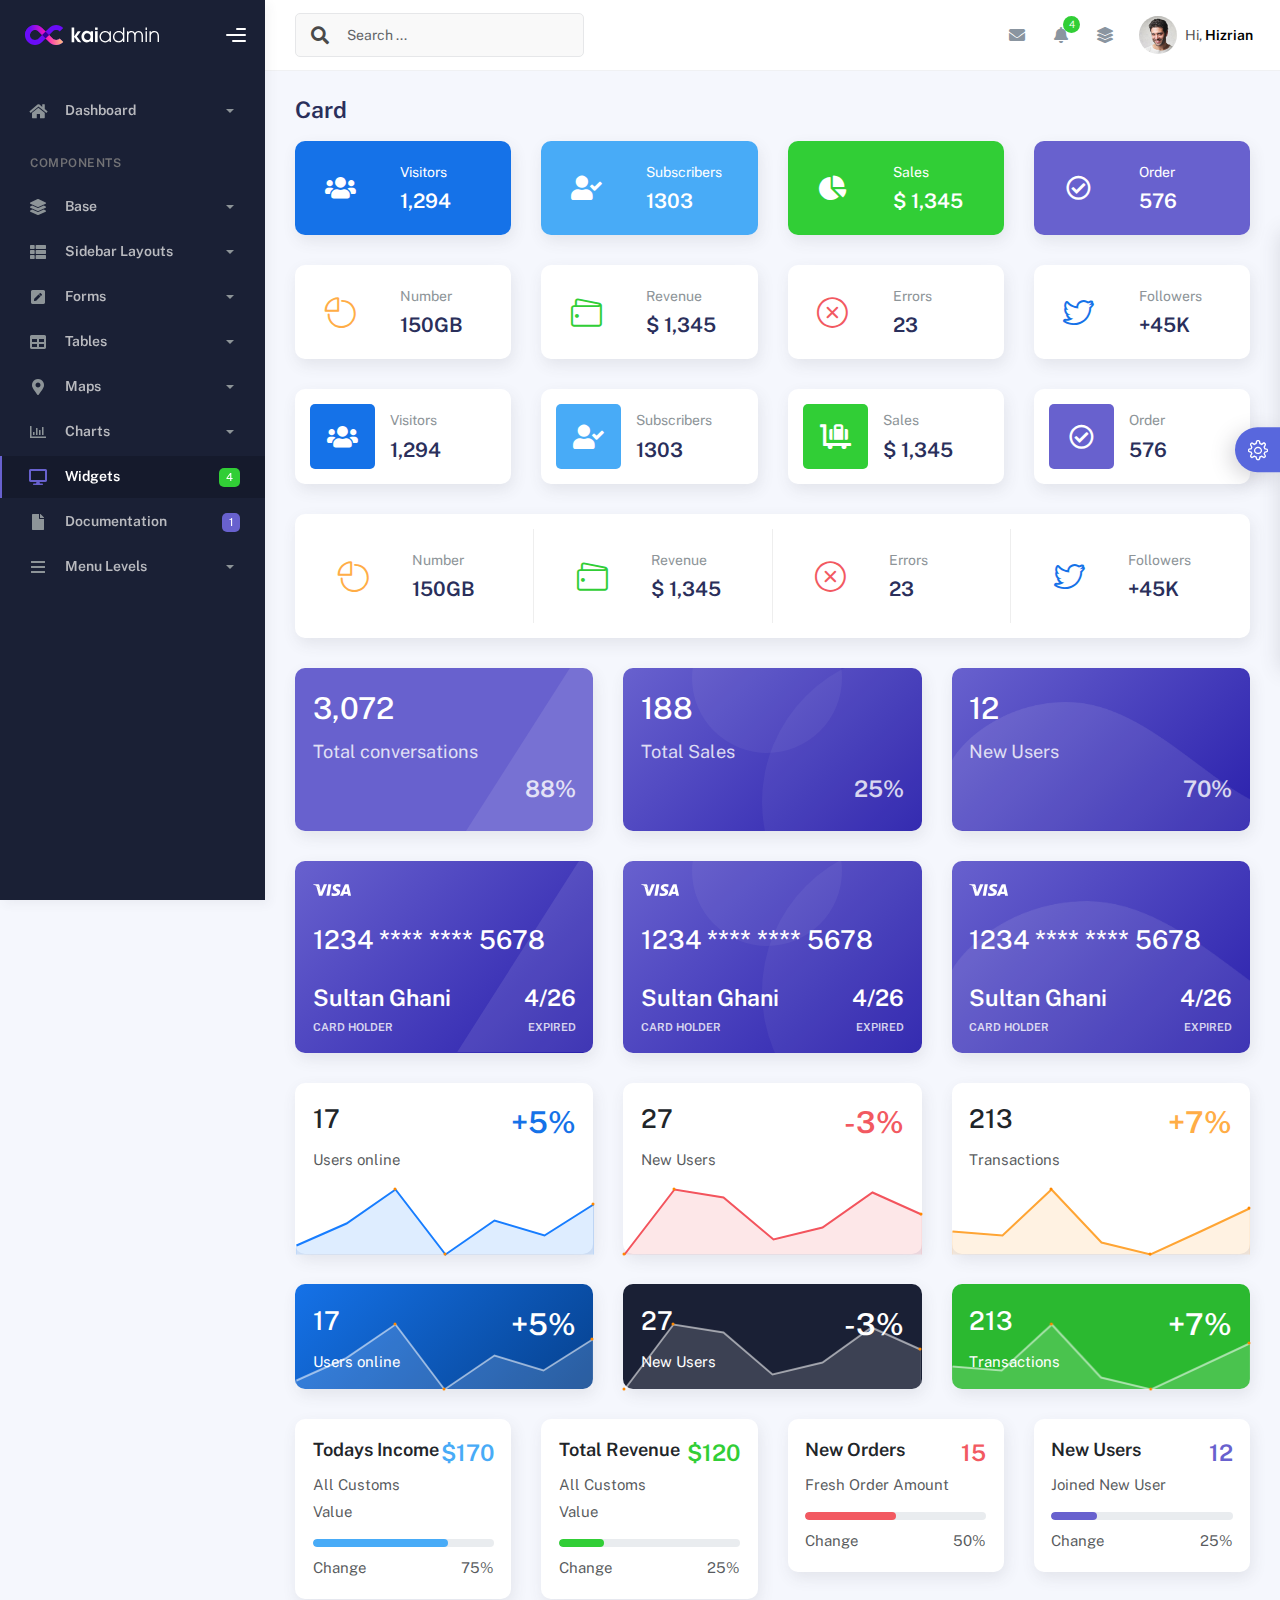
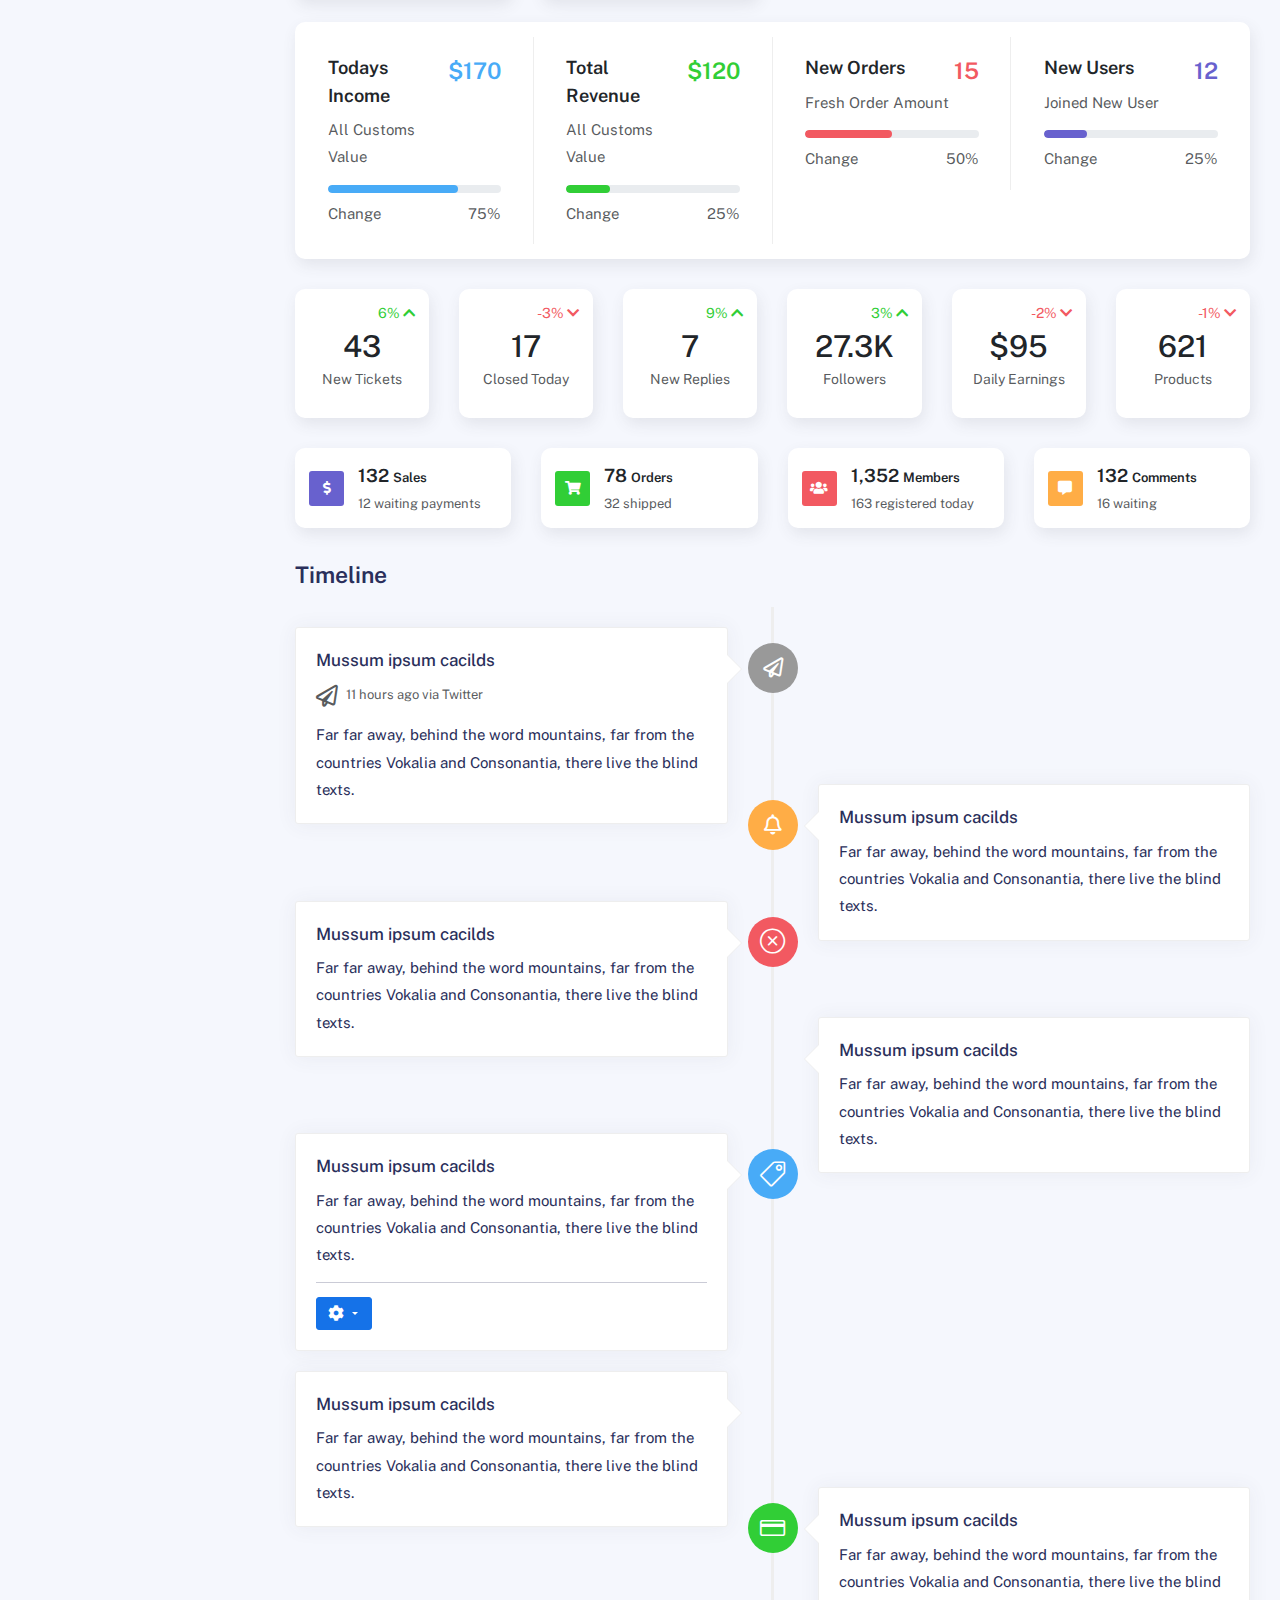
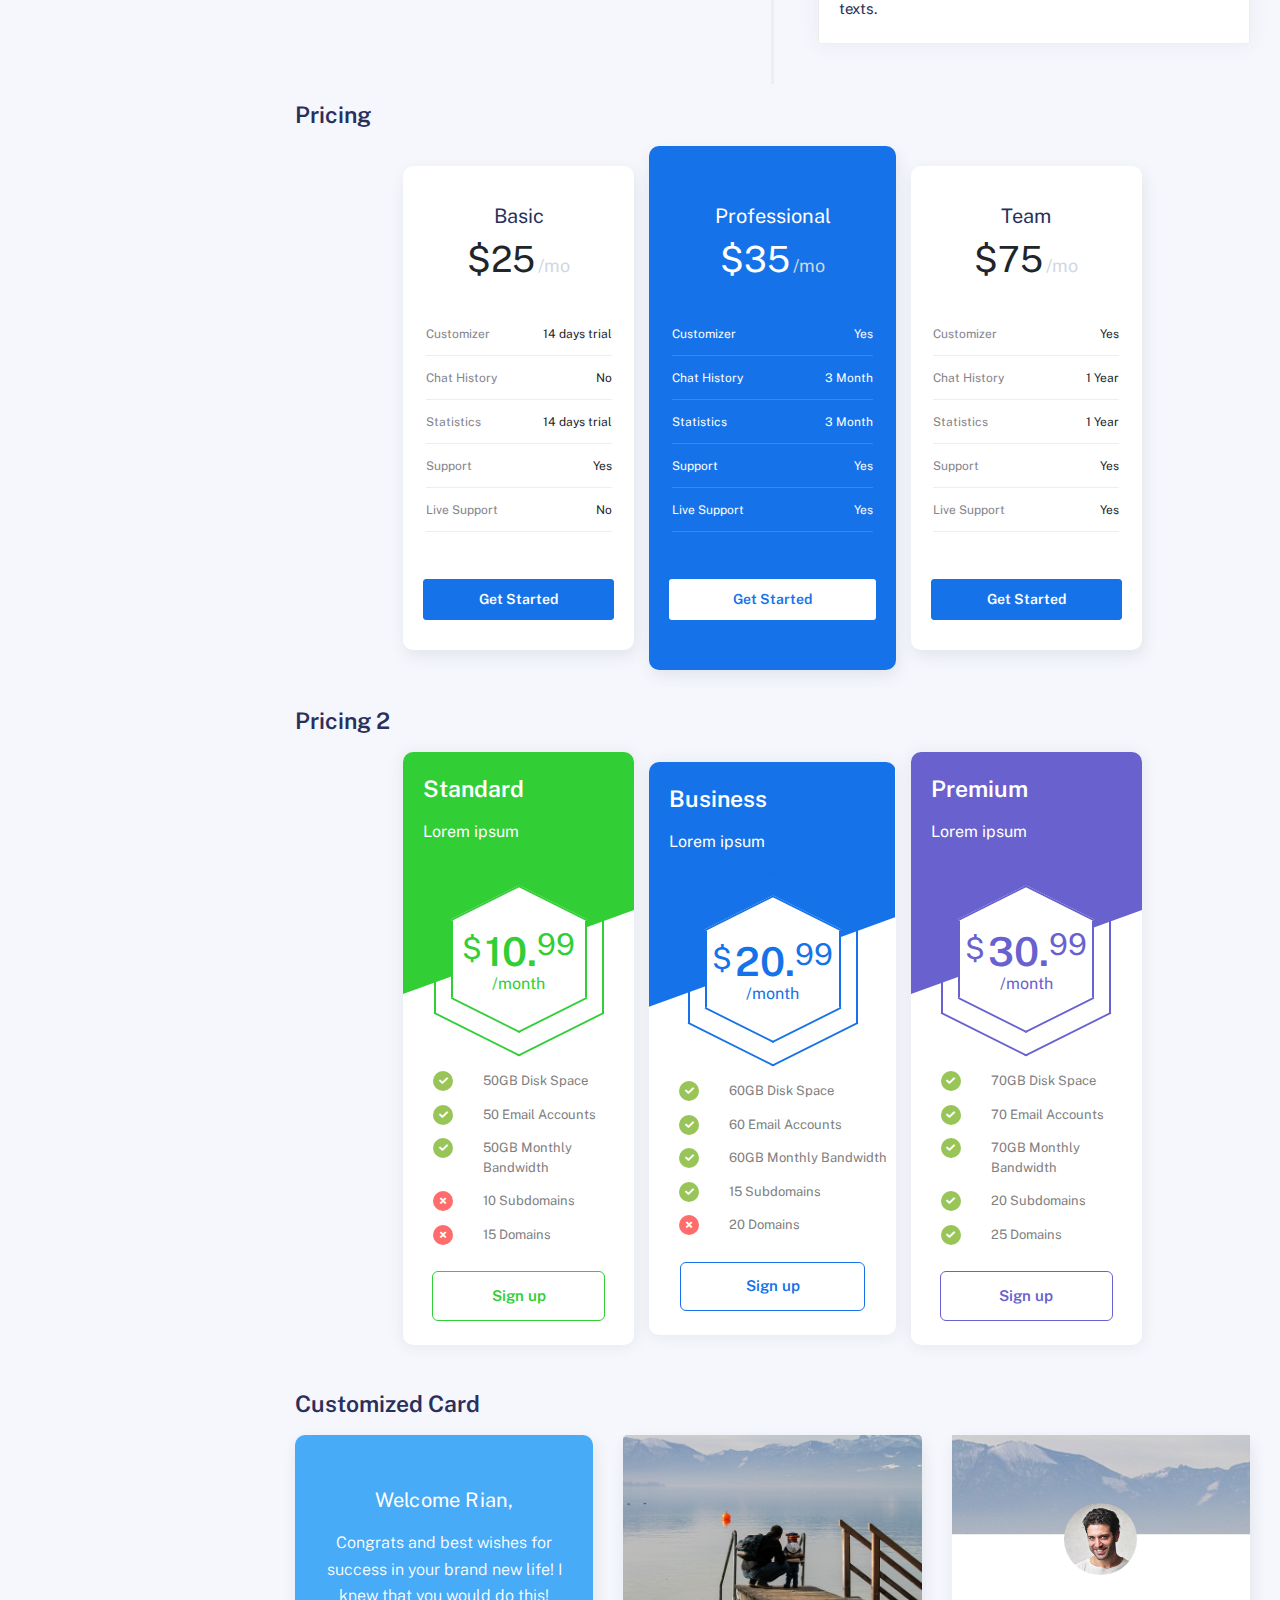
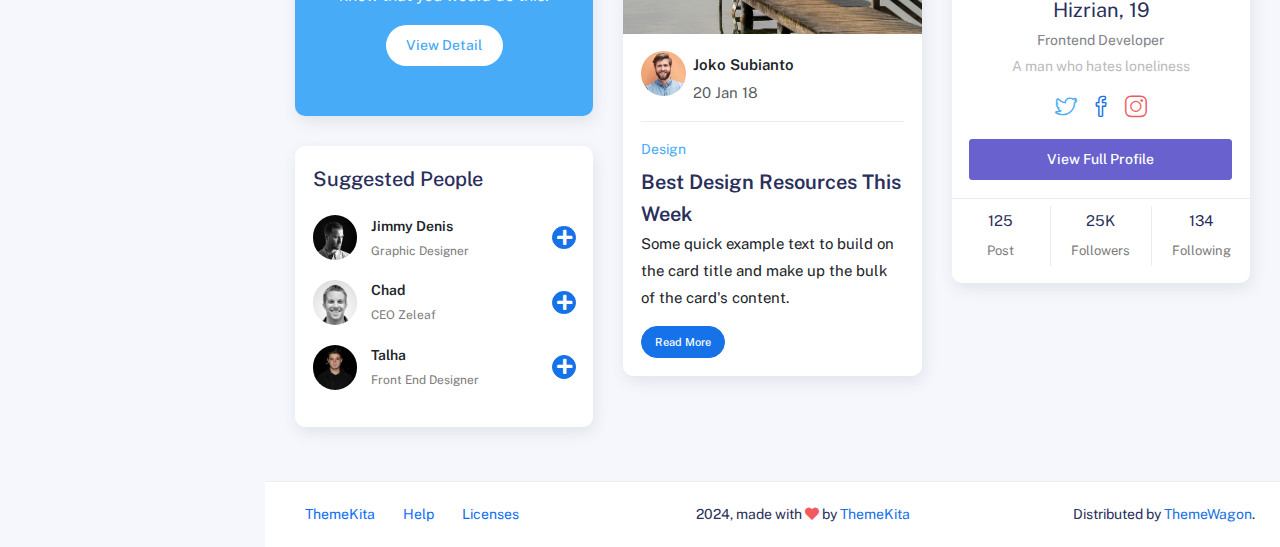
<file: adminpanel/widgets.html>
<!DOCTYPE html>
<html lang="en">
  <head>
    <meta http-equiv="X-UA-Compatible" content="IE=edge" />
    <title>Widgets - Kaiadmin Bootstrap 5 Admin Dashboard</title>
    <meta
      content="width=device-width, initial-scale=1.0, shrink-to-fit=no"
      name="viewport"
    />
    <link
      rel="icon"
      href="assets/img/kaiadmin/favicon.ico"
      type="image/x-icon"
    />

    <!-- Fonts and icons -->
    <script src="assets/js/plugin/webfont/webfont.min.js"></script>
    <script>
      WebFont.load({
        google: { families: ["Public Sans:300,400,500,600,700"] },
        custom: {
          families: [
            "Font Awesome 5 Solid",
            "Font Awesome 5 Regular",
            "Font Awesome 5 Brands",
            "simple-line-icons",
          ],
          urls: ["assets/css/fonts.min.css"],
        },
        active: function () {
          sessionStorage.fonts = true;
        },
      });
    </script>

    <!-- CSS Files -->
    <link rel="stylesheet" href="assets/css/bootstrap.min.css" />
    <link rel="stylesheet" href="assets/css/plugins.min.css" />
    <link rel="stylesheet" href="assets/css/kaiadmin.min.css" />

    <!-- CSS Just for demo purpose, don't include it in your project -->
    <link rel="stylesheet" href="assets/css/demo.css" />
  </head>
  <body>
    <div class="wrapper">
      <!-- Sidebar -->
      <div class="sidebar" data-background-color="dark">
        <div class="sidebar-logo">
          <!-- Logo Header -->
          <div class="logo-header" data-background-color="dark">
            <a href="index.html" class="logo">
              <img
                src="assets/img/kaiadmin/logo_light.svg"
                alt="navbar brand"
                class="navbar-brand"
                height="20"
              />
            </a>
            <div class="nav-toggle">
              <button class="btn btn-toggle toggle-sidebar">
                <i class="gg-menu-right"></i>
              </button>
              <button class="btn btn-toggle sidenav-toggler">
                <i class="gg-menu-left"></i>
              </button>
            </div>
            <button class="topbar-toggler more">
              <i class="gg-more-vertical-alt"></i>
            </button>
          </div>
          <!-- End Logo Header -->
        </div>
        <div class="sidebar-wrapper scrollbar scrollbar-inner">
          <div class="sidebar-content">
            <ul class="nav nav-secondary">
              <li class="nav-item">
                <a
                  data-bs-toggle="collapse"
                  href="#dashboard"
                  class="collapsed"
                  aria-expanded="false"
                >
                  <i class="fas fa-home"></i>
                  <p>Dashboard</p>
                  <span class="caret"></span>
                </a>
                <div class="collapse" id="dashboard">
                  <ul class="nav nav-collapse">
                    <li>
                      <a href="../demo1/index.html">
                        <span class="sub-item">Dashboard 1</span>
                      </a>
                    </li>
                  </ul>
                </div>
              </li>
              <li class="nav-section">
                <span class="sidebar-mini-icon">
                  <i class="fa fa-ellipsis-h"></i>
                </span>
                <h4 class="text-section">Components</h4>
              </li>
              <li class="nav-item">
                <a data-bs-toggle="collapse" href="#base">
                  <i class="fas fa-layer-group"></i>
                  <p>Base</p>
                  <span class="caret"></span>
                </a>
                <div class="collapse" id="base">
                  <ul class="nav nav-collapse">
                    <li>
                      <a href="components/avatars.html">
                        <span class="sub-item">Avatars</span>
                      </a>
                    </li>
                    <li>
                      <a href="components/buttons.html">
                        <span class="sub-item">Buttons</span>
                      </a>
                    </li>
                    <li>
                      <a href="components/gridsystem.html">
                        <span class="sub-item">Grid System</span>
                      </a>
                    </li>
                    <li>
                      <a href="components/panels.html">
                        <span class="sub-item">Panels</span>
                      </a>
                    </li>
                    <li>
                      <a href="components/notifications.html">
                        <span class="sub-item">Notifications</span>
                      </a>
                    </li>
                    <li>
                      <a href="components/sweetalert.html">
                        <span class="sub-item">Sweet Alert</span>
                      </a>
                    </li>
                    <li>
                      <a href="components/font-awesome-icons.html">
                        <span class="sub-item">Font Awesome Icons</span>
                      </a>
                    </li>
                    <li>
                      <a href="components/simple-line-icons.html">
                        <span class="sub-item">Simple Line Icons</span>
                      </a>
                    </li>
                    <li>
                      <a href="components/typography.html">
                        <span class="sub-item">Typography</span>
                      </a>
                    </li>
                  </ul>
                </div>
              </li>
              <li class="nav-item">
                <a data-bs-toggle="collapse" href="#sidebarLayouts">
                  <i class="fas fa-th-list"></i>
                  <p>Sidebar Layouts</p>
                  <span class="caret"></span>
                </a>
                <div class="collapse" id="sidebarLayouts">
                  <ul class="nav nav-collapse">
                    <li>
                      <a href="sidebar-style-2.html">
                        <span class="sub-item">Sidebar Style 2</span>
                      </a>
                    </li>
                    <li>
                      <a href="icon-menu.html">
                        <span class="sub-item">Icon Menu</span>
                      </a>
                    </li>
                  </ul>
                </div>
              </li>
              <li class="nav-item">
                <a data-bs-toggle="collapse" href="#forms">
                  <i class="fas fa-pen-square"></i>
                  <p>Forms</p>
                  <span class="caret"></span>
                </a>
                <div class="collapse" id="forms">
                  <ul class="nav nav-collapse">
                    <li>
                      <a href="forms/forms.html">
                        <span class="sub-item">Basic Form</span>
                      </a>
                    </li>
                  </ul>
                </div>
              </li>
              <li class="nav-item">
                <a data-bs-toggle="collapse" href="#tables">
                  <i class="fas fa-table"></i>
                  <p>Tables</p>
                  <span class="caret"></span>
                </a>
                <div class="collapse" id="tables">
                  <ul class="nav nav-collapse">
                    <li>
                      <a href="tables/tables.html">
                        <span class="sub-item">Basic Table</span>
                      </a>
                    </li>
                    <li>
                      <a href="tables/datatables.html">
                        <span class="sub-item">Datatables</span>
                      </a>
                    </li>
                  </ul>
                </div>
              </li>
              <li class="nav-item">
                <a data-bs-toggle="collapse" href="#maps">
                  <i class="fas fa-map-marker-alt"></i>
                  <p>Maps</p>
                  <span class="caret"></span>
                </a>
                <div class="collapse" id="maps">
                  <ul class="nav nav-collapse">
                    <li>
                      <a href="maps/googlemaps.html">
                        <span class="sub-item">Google Maps</span>
                      </a>
                    </li>
                    <li>
                      <a href="maps/jsvectormap.html">
                        <span class="sub-item">Jsvectormap</span>
                      </a>
                    </li>
                  </ul>
                </div>
              </li>
              <li class="nav-item">
                <a data-bs-toggle="collapse" href="#charts">
                  <i class="far fa-chart-bar"></i>
                  <p>Charts</p>
                  <span class="caret"></span>
                </a>
                <div class="collapse" id="charts">
                  <ul class="nav nav-collapse">
                    <li>
                      <a href="charts/charts.html">
                        <span class="sub-item">Chart Js</span>
                      </a>
                    </li>
                    <li>
                      <a href="charts/sparkline.html">
                        <span class="sub-item">Sparkline</span>
                      </a>
                    </li>
                  </ul>
                </div>
              </li>
              <li class="nav-item active">
                <a href="widgets.html">
                  <i class="fas fa-desktop"></i>
                  <p>Widgets</p>
                  <span class="badge badge-success">4</span>
                </a>
              </li>
              <li class="nav-item">
                <a href="../../documentation/index.html">
                  <i class="fas fa-file"></i>
                  <p>Documentation</p>
                  <span class="badge badge-secondary">1</span>
                </a>
              </li>
              <li class="nav-item">
                <a data-bs-toggle="collapse" href="#submenu">
                  <i class="fas fa-bars"></i>
                  <p>Menu Levels</p>
                  <span class="caret"></span>
                </a>
                <div class="collapse" id="submenu">
                  <ul class="nav nav-collapse">
                    <li>
                      <a data-bs-toggle="collapse" href="#subnav1">
                        <span class="sub-item">Level 1</span>
                        <span class="caret"></span>
                      </a>
                      <div class="collapse" id="subnav1">
                        <ul class="nav nav-collapse subnav">
                          <li>
                            <a href="#">
                              <span class="sub-item">Level 2</span>
                            </a>
                          </li>
                          <li>
                            <a href="#">
                              <span class="sub-item">Level 2</span>
                            </a>
                          </li>
                        </ul>
                      </div>
                    </li>
                    <li>
                      <a data-bs-toggle="collapse" href="#subnav2">
                        <span class="sub-item">Level 1</span>
                        <span class="caret"></span>
                      </a>
                      <div class="collapse" id="subnav2">
                        <ul class="nav nav-collapse subnav">
                          <li>
                            <a href="#">
                              <span class="sub-item">Level 2</span>
                            </a>
                          </li>
                        </ul>
                      </div>
                    </li>
                    <li>
                      <a href="#">
                        <span class="sub-item">Level 1</span>
                      </a>
                    </li>
                  </ul>
                </div>
              </li>
            </ul>
          </div>
        </div>
      </div>
      <!-- End Sidebar -->

      <div class="main-panel">
        <div class="main-header">
          <div class="main-header-logo">
            <!-- Logo Header -->
            <div class="logo-header" data-background-color="dark">
              <a href="index.html" class="logo">
                <img
                  src="assets/img/kaiadmin/logo_light.svg"
                  alt="navbar brand"
                  class="navbar-brand"
                  height="20"
                />
              </a>
              <div class="nav-toggle">
                <button class="btn btn-toggle toggle-sidebar">
                  <i class="gg-menu-right"></i>
                </button>
                <button class="btn btn-toggle sidenav-toggler">
                  <i class="gg-menu-left"></i>
                </button>
              </div>
              <button class="topbar-toggler more">
                <i class="gg-more-vertical-alt"></i>
              </button>
            </div>
            <!-- End Logo Header -->
          </div>
          <!-- Navbar Header -->
          <nav
            class="navbar navbar-header navbar-header-transparent navbar-expand-lg border-bottom"
          >
            <div class="container-fluid">
              <nav
                class="navbar navbar-header-left navbar-expand-lg navbar-form nav-search p-0 d-none d-lg-flex"
              >
                <div class="input-group">
                  <div class="input-group-prepend">
                    <button type="submit" class="btn btn-search pe-1">
                      <i class="fa fa-search search-icon"></i>
                    </button>
                  </div>
                  <input
                    type="text"
                    placeholder="Search ..."
                    class="form-control"
                  />
                </div>
              </nav>

              <ul class="navbar-nav topbar-nav ms-md-auto align-items-center">
                <li
                  class="nav-item topbar-icon dropdown hidden-caret d-flex d-lg-none"
                >
                  <a
                    class="nav-link dropdown-toggle"
                    data-bs-toggle="dropdown"
                    href="#"
                    role="button"
                    aria-expanded="false"
                    aria-haspopup="true"
                  >
                    <i class="fa fa-search"></i>
                  </a>
                  <ul class="dropdown-menu dropdown-search animated fadeIn">
                    <form class="navbar-left navbar-form nav-search">
                      <div class="input-group">
                        <input
                          type="text"
                          placeholder="Search ..."
                          class="form-control"
                        />
                      </div>
                    </form>
                  </ul>
                </li>
                <li class="nav-item topbar-icon dropdown hidden-caret">
                  <a
                    class="nav-link dropdown-toggle"
                    href="#"
                    id="messageDropdown"
                    role="button"
                    data-bs-toggle="dropdown"
                    aria-haspopup="true"
                    aria-expanded="false"
                  >
                    <i class="fa fa-envelope"></i>
                  </a>
                  <ul
                    class="dropdown-menu messages-notif-box animated fadeIn"
                    aria-labelledby="messageDropdown"
                  >
                    <li>
                      <div
                        class="dropdown-title d-flex justify-content-between align-items-center"
                      >
                        Messages
                        <a href="#" class="small">Mark all as read</a>
                      </div>
                    </li>
                    <li>
                      <div class="message-notif-scroll scrollbar-outer">
                        <div class="notif-center">
                          <a href="#">
                            <div class="notif-img">
                              <img
                                src="assets/img/jm_denis.jpg"
                                alt="Img Profile"
                              />
                            </div>
                            <div class="notif-content">
                              <span class="subject">Jimmy Denis</span>
                              <span class="block"> How are you ? </span>
                              <span class="time">5 minutes ago</span>
                            </div>
                          </a>
                          <a href="#">
                            <div class="notif-img">
                              <img
                                src="assets/img/chadengle.jpg"
                                alt="Img Profile"
                              />
                            </div>
                            <div class="notif-content">
                              <span class="subject">Chad</span>
                              <span class="block"> Ok, Thanks ! </span>
                              <span class="time">12 minutes ago</span>
                            </div>
                          </a>
                          <a href="#">
                            <div class="notif-img">
                              <img
                                src="assets/img/mlane.jpg"
                                alt="Img Profile"
                              />
                            </div>
                            <div class="notif-content">
                              <span class="subject">Jhon Doe</span>
                              <span class="block">
                                Ready for the meeting today...
                              </span>
                              <span class="time">12 minutes ago</span>
                            </div>
                          </a>
                          <a href="#">
                            <div class="notif-img">
                              <img
                                src="assets/img/talha.jpg"
                                alt="Img Profile"
                              />
                            </div>
                            <div class="notif-content">
                              <span class="subject">Talha</span>
                              <span class="block"> Hi, Apa Kabar ? </span>
                              <span class="time">17 minutes ago</span>
                            </div>
                          </a>
                        </div>
                      </div>
                    </li>
                    <li>
                      <a class="see-all" href="javascript:void(0);"
                        >See all messages<i class="fa fa-angle-right"></i>
                      </a>
                    </li>
                  </ul>
                </li>
                <li class="nav-item topbar-icon dropdown hidden-caret">
                  <a
                    class="nav-link dropdown-toggle"
                    href="#"
                    id="notifDropdown"
                    role="button"
                    data-bs-toggle="dropdown"
                    aria-haspopup="true"
                    aria-expanded="false"
                  >
                    <i class="fa fa-bell"></i>
                    <span class="notification">4</span>
                  </a>
                  <ul
                    class="dropdown-menu notif-box animated fadeIn"
                    aria-labelledby="notifDropdown"
                  >
                    <li>
                      <div class="dropdown-title">
                        You have 4 new notification
                      </div>
                    </li>
                    <li>
                      <div class="notif-scroll scrollbar-outer">
                        <div class="notif-center">
                          <a href="#">
                            <div class="notif-icon notif-primary">
                              <i class="fa fa-user-plus"></i>
                            </div>
                            <div class="notif-content">
                              <span class="block"> New user registered </span>
                              <span class="time">5 minutes ago</span>
                            </div>
                          </a>
                          <a href="#">
                            <div class="notif-icon notif-success">
                              <i class="fa fa-comment"></i>
                            </div>
                            <div class="notif-content">
                              <span class="block">
                                Rahmad commented on Admin
                              </span>
                              <span class="time">12 minutes ago</span>
                            </div>
                          </a>
                          <a href="#">
                            <div class="notif-img">
                              <img
                                src="assets/img/profile2.jpg"
                                alt="Img Profile"
                              />
                            </div>
                            <div class="notif-content">
                              <span class="block">
                                Reza send messages to you
                              </span>
                              <span class="time">12 minutes ago</span>
                            </div>
                          </a>
                          <a href="#">
                            <div class="notif-icon notif-danger">
                              <i class="fa fa-heart"></i>
                            </div>
                            <div class="notif-content">
                              <span class="block"> Farrah liked Admin </span>
                              <span class="time">17 minutes ago</span>
                            </div>
                          </a>
                        </div>
                      </div>
                    </li>
                    <li>
                      <a class="see-all" href="javascript:void(0);"
                        >See all notifications<i class="fa fa-angle-right"></i>
                      </a>
                    </li>
                  </ul>
                </li>
                <li class="nav-item topbar-icon dropdown hidden-caret">
                  <a
                    class="nav-link"
                    data-bs-toggle="dropdown"
                    href="#"
                    aria-expanded="false"
                  >
                    <i class="fas fa-layer-group"></i>
                  </a>
                  <div class="dropdown-menu quick-actions animated fadeIn">
                    <div class="quick-actions-header">
                      <span class="title mb-1">Quick Actions</span>
                      <span class="subtitle op-7">Shortcuts</span>
                    </div>
                    <div class="quick-actions-scroll scrollbar-outer">
                      <div class="quick-actions-items">
                        <div class="row m-0">
                          <a class="col-6 col-md-4 p-0" href="#">
                            <div class="quick-actions-item">
                              <div class="avatar-item bg-danger rounded-circle">
                                <i class="far fa-calendar-alt"></i>
                              </div>
                              <span class="text">Calendar</span>
                            </div>
                          </a>
                          <a class="col-6 col-md-4 p-0" href="#">
                            <div class="quick-actions-item">
                              <div
                                class="avatar-item bg-warning rounded-circle"
                              >
                                <i class="fas fa-map"></i>
                              </div>
                              <span class="text">Maps</span>
                            </div>
                          </a>
                          <a class="col-6 col-md-4 p-0" href="#">
                            <div class="quick-actions-item">
                              <div class="avatar-item bg-info rounded-circle">
                                <i class="fas fa-file-excel"></i>
                              </div>
                              <span class="text">Reports</span>
                            </div>
                          </a>
                          <a class="col-6 col-md-4 p-0" href="#">
                            <div class="quick-actions-item">
                              <div
                                class="avatar-item bg-success rounded-circle"
                              >
                                <i class="fas fa-envelope"></i>
                              </div>
                              <span class="text">Emails</span>
                            </div>
                          </a>
                          <a class="col-6 col-md-4 p-0" href="#">
                            <div class="quick-actions-item">
                              <div
                                class="avatar-item bg-primary rounded-circle"
                              >
                                <i class="fas fa-file-invoice-dollar"></i>
                              </div>
                              <span class="text">Invoice</span>
                            </div>
                          </a>
                          <a class="col-6 col-md-4 p-0" href="#">
                            <div class="quick-actions-item">
                              <div
                                class="avatar-item bg-secondary rounded-circle"
                              >
                                <i class="fas fa-credit-card"></i>
                              </div>
                              <span class="text">Payments</span>
                            </div>
                          </a>
                        </div>
                      </div>
                    </div>
                  </div>
                </li>

                <li class="nav-item topbar-user dropdown hidden-caret">
                  <a
                    class="dropdown-toggle profile-pic"
                    data-bs-toggle="dropdown"
                    href="#"
                    aria-expanded="false"
                  >
                    <div class="avatar-sm">
                      <img
                        src="assets/img/profile.jpg"
                        alt="..."
                        class="avatar-img rounded-circle"
                      />
                    </div>
                    <span class="profile-username">
                      <span class="op-7">Hi,</span>
                      <span class="fw-bold">Hizrian</span>
                    </span>
                  </a>
                  <ul class="dropdown-menu dropdown-user animated fadeIn">
                    <div class="dropdown-user-scroll scrollbar-outer">
                      <li>
                        <div class="user-box">
                          <div class="avatar-lg">
                            <img
                              src="assets/img/profile.jpg"
                              alt="image profile"
                              class="avatar-img rounded"
                            />
                          </div>
                          <div class="u-text">
                            <h4>Hizrian</h4>
                            <p class="text-muted">hello@example.com</p>
                            <a
                              href="profile.html"
                              class="btn btn-xs btn-secondary btn-sm"
                              >View Profile</a
                            >
                          </div>
                        </div>
                      </li>
                      <li>
                        <div class="dropdown-divider"></div>
                        <a class="dropdown-item" href="#">My Profile</a>
                        <a class="dropdown-item" href="#">My Balance</a>
                        <a class="dropdown-item" href="#">Inbox</a>
                        <div class="dropdown-divider"></div>
                        <a class="dropdown-item" href="#">Account Setting</a>
                        <div class="dropdown-divider"></div>
                        <a class="dropdown-item" href="#">Logout</a>
                      </li>
                    </div>
                  </ul>
                </li>
              </ul>
            </div>
          </nav>
          <!-- End Navbar -->
        </div>

        <div class="container">
          <div class="page-inner">
            <!-- Card -->
            <h3 class="fw-bold mb-3">Card</h3>
            <div class="row">
              <div class="col-sm-6 col-md-3">
                <div class="card card-stats card-primary card-round">
                  <div class="card-body">
                    <div class="row">
                      <div class="col-5">
                        <div class="icon-big text-center">
                          <i class="fas fa-users"></i>
                        </div>
                      </div>
                      <div class="col-7 col-stats">
                        <div class="numbers">
                          <p class="card-category">Visitors</p>
                          <h4 class="card-title">1,294</h4>
                        </div>
                      </div>
                    </div>
                  </div>
                </div>
              </div>
              <div class="col-sm-6 col-md-3">
                <div class="card card-stats card-info card-round">
                  <div class="card-body">
                    <div class="row">
                      <div class="col-5">
                        <div class="icon-big text-center">
                          <i class="fas fa-user-check"></i>
                        </div>
                      </div>
                      <div class="col-7 col-stats">
                        <div class="numbers">
                          <p class="card-category">Subscribers</p>
                          <h4 class="card-title">1303</h4>
                        </div>
                      </div>
                    </div>
                  </div>
                </div>
              </div>
              <div class="col-sm-6 col-md-3">
                <div class="card card-stats card-success card-round">
                  <div class="card-body">
                    <div class="row">
                      <div class="col-5">
                        <div class="icon-big text-center">
                          <i class="fas fa-chart-pie"></i>
                        </div>
                      </div>
                      <div class="col-7 col-stats">
                        <div class="numbers">
                          <p class="card-category">Sales</p>
                          <h4 class="card-title">$ 1,345</h4>
                        </div>
                      </div>
                    </div>
                  </div>
                </div>
              </div>
              <div class="col-sm-6 col-md-3">
                <div class="card card-stats card-secondary card-round">
                  <div class="card-body">
                    <div class="row">
                      <div class="col-5">
                        <div class="icon-big text-center">
                          <i class="far fa-check-circle"></i>
                        </div>
                      </div>
                      <div class="col-7 col-stats">
                        <div class="numbers">
                          <p class="card-category">Order</p>
                          <h4 class="card-title">576</h4>
                        </div>
                      </div>
                    </div>
                  </div>
                </div>
              </div>
            </div>
            <!-- Card With Icon States Color -->
            <div class="row">
              <div class="col-sm-6 col-md-3">
                <div class="card card-stats card-round">
                  <div class="card-body">
                    <div class="row">
                      <div class="col-5">
                        <div class="icon-big text-center">
                          <i class="icon-pie-chart text-warning"></i>
                        </div>
                      </div>
                      <div class="col-7 col-stats">
                        <div class="numbers">
                          <p class="card-category">Number</p>
                          <h4 class="card-title">150GB</h4>
                        </div>
                      </div>
                    </div>
                  </div>
                </div>
              </div>
              <div class="col-sm-6 col-md-3">
                <div class="card card-stats card-round">
                  <div class="card-body">
                    <div class="row">
                      <div class="col-5">
                        <div class="icon-big text-center">
                          <i class="icon-wallet text-success"></i>
                        </div>
                      </div>
                      <div class="col-7 col-stats">
                        <div class="numbers">
                          <p class="card-category">Revenue</p>
                          <h4 class="card-title">$ 1,345</h4>
                        </div>
                      </div>
                    </div>
                  </div>
                </div>
              </div>
              <div class="col-sm-6 col-md-3">
                <div class="card card-stats card-round">
                  <div class="card-body">
                    <div class="row">
                      <div class="col-5">
                        <div class="icon-big text-center">
                          <i class="icon-close text-danger"></i>
                        </div>
                      </div>
                      <div class="col-7 col-stats">
                        <div class="numbers">
                          <p class="card-category">Errors</p>
                          <h4 class="card-title">23</h4>
                        </div>
                      </div>
                    </div>
                  </div>
                </div>
              </div>
              <div class="col-sm-6 col-md-3">
                <div class="card card-stats card-round">
                  <div class="card-body">
                    <div class="row">
                      <div class="col-5">
                        <div class="icon-big text-center">
                          <i class="icon-social-twitter text-primary"></i>
                        </div>
                      </div>
                      <div class="col-7 col-stats">
                        <div class="numbers">
                          <p class="card-category">Followers</p>
                          <h4 class="card-title">+45K</h4>
                        </div>
                      </div>
                    </div>
                  </div>
                </div>
              </div>
            </div>
            <!-- Card With Icon States Background -->
            <div class="row">
              <div class="col-sm-6 col-md-3">
                <div class="card card-stats card-round">
                  <div class="card-body">
                    <div class="row align-items-center">
                      <div class="col-icon">
                        <div
                          class="icon-big text-center icon-primary bubble-shadow-small"
                        >
                          <i class="fas fa-users"></i>
                        </div>
                      </div>
                      <div class="col col-stats ms-3 ms-sm-0">
                        <div class="numbers">
                          <p class="card-category">Visitors</p>
                          <h4 class="card-title">1,294</h4>
                        </div>
                      </div>
                    </div>
                  </div>
                </div>
              </div>
              <div class="col-sm-6 col-md-3">
                <div class="card card-stats card-round">
                  <div class="card-body">
                    <div class="row align-items-center">
                      <div class="col-icon">
                        <div
                          class="icon-big text-center icon-info bubble-shadow-small"
                        >
                          <i class="fas fa-user-check"></i>
                        </div>
                      </div>
                      <div class="col col-stats ms-3 ms-sm-0">
                        <div class="numbers">
                          <p class="card-category">Subscribers</p>
                          <h4 class="card-title">1303</h4>
                        </div>
                      </div>
                    </div>
                  </div>
                </div>
              </div>
              <div class="col-sm-6 col-md-3">
                <div class="card card-stats card-round">
                  <div class="card-body">
                    <div class="row align-items-center">
                      <div class="col-icon">
                        <div
                          class="icon-big text-center icon-success bubble-shadow-small"
                        >
                          <i class="fas fa-luggage-cart"></i>
                        </div>
                      </div>
                      <div class="col col-stats ms-3 ms-sm-0">
                        <div class="numbers">
                          <p class="card-category">Sales</p>
                          <h4 class="card-title">$ 1,345</h4>
                        </div>
                      </div>
                    </div>
                  </div>
                </div>
              </div>
              <div class="col-sm-6 col-md-3">
                <div class="card card-stats card-round">
                  <div class="card-body">
                    <div class="row align-items-center">
                      <div class="col-icon">
                        <div
                          class="icon-big text-center icon-secondary bubble-shadow-small"
                        >
                          <i class="far fa-check-circle"></i>
                        </div>
                      </div>
                      <div class="col col-stats ms-3 ms-sm-0">
                        <div class="numbers">
                          <p class="card-category">Order</p>
                          <h4 class="card-title">576</h4>
                        </div>
                      </div>
                    </div>
                  </div>
                </div>
              </div>
            </div>
            <!-- Row Card No Padding -->
            <div class="row row-card-no-pd">
              <div class="col-sm-6 col-md-3">
                <div class="card card-stats card-round">
                  <div class="card-body">
                    <div class="row">
                      <div class="col-5">
                        <div class="icon-big text-center">
                          <i class="icon-pie-chart text-warning"></i>
                        </div>
                      </div>
                      <div class="col-7 col-stats">
                        <div class="numbers">
                          <p class="card-category">Number</p>
                          <h4 class="card-title">150GB</h4>
                        </div>
                      </div>
                    </div>
                  </div>
                </div>
              </div>
              <div class="col-sm-6 col-md-3">
                <div class="card card-stats card-round">
                  <div class="card-body">
                    <div class="row">
                      <div class="col-5">
                        <div class="icon-big text-center">
                          <i class="icon-wallet text-success"></i>
                        </div>
                      </div>
                      <div class="col-7 col-stats">
                        <div class="numbers">
                          <p class="card-category">Revenue</p>
                          <h4 class="card-title">$ 1,345</h4>
                        </div>
                      </div>
                    </div>
                  </div>
                </div>
              </div>
              <div class="col-sm-6 col-md-3">
                <div class="card card-stats card-round">
                  <div class="card-body">
                    <div class="row">
                      <div class="col-5">
                        <div class="icon-big text-center">
                          <i class="icon-close text-danger"></i>
                        </div>
                      </div>
                      <div class="col-7 col-stats">
                        <div class="numbers">
                          <p class="card-category">Errors</p>
                          <h4 class="card-title">23</h4>
                        </div>
                      </div>
                    </div>
                  </div>
                </div>
              </div>
              <div class="col-sm-6 col-md-3">
                <div class="card card-stats card-round">
                  <div class="card-body">
                    <div class="row">
                      <div class="col-5">
                        <div class="icon-big text-center">
                          <i class="icon-social-twitter text-primary"></i>
                        </div>
                      </div>
                      <div class="col-7 col-stats">
                        <div class="numbers">
                          <p class="card-category">Followers</p>
                          <h4 class="card-title">+45K</h4>
                        </div>
                      </div>
                    </div>
                  </div>
                </div>
              </div>
            </div>

            <div class="row">
              <div class="col-md-4">
                <div class="card card-secondary">
                  <div class="card-body skew-shadow">
                    <h1>3,072</h1>
                    <h5 class="op-8">Total conversations</h5>
                    <div class="pull-right">
                      <h3 class="fw-bold op-8">88%</h3>
                    </div>
                  </div>
                </div>
              </div>
              <div class="col-md-4">
                <div class="card card-secondary bg-secondary-gradient">
                  <div class="card-body bubble-shadow">
                    <h1>188</h1>
                    <h5 class="op-8">Total Sales</h5>
                    <div class="pull-right">
                      <h3 class="fw-bold op-8">25%</h3>
                    </div>
                  </div>
                </div>
              </div>
              <div class="col-md-4">
                <div class="card card-secondary bg-secondary-gradient">
                  <div class="card-body curves-shadow">
                    <h1>12</h1>
                    <h5 class="op-8">New Users</h5>
                    <div class="pull-right">
                      <h3 class="fw-bold op-8">70%</h3>
                    </div>
                  </div>
                </div>
              </div>
            </div>

            <div class="row">
              <div class="col-md-4">
                <div class="card card-secondary bg-secondary-gradient">
                  <div class="card-body skew-shadow">
                    <img
                      src="assets/img/visa.svg"
                      height="12.5"
                      alt="Visa Logo"
                    />
                    <h2 class="py-4 mb-0">1234 **** **** 5678</h2>
                    <div class="row">
                      <div class="col-8 pe-0">
                        <h3 class="fw-bold mb-1">Sultan Ghani</h3>
                        <div class="text-small text-uppercase fw-bold op-8">
                          Card Holder
                        </div>
                      </div>
                      <div class="col-4 ps-0 text-end">
                        <h3 class="fw-bold mb-1">4/26</h3>
                        <div class="text-small text-uppercase fw-bold op-8">
                          Expired
                        </div>
                      </div>
                    </div>
                  </div>
                </div>
              </div>
              <div class="col-md-4">
                <div class="card card-secondary bg-secondary-gradient">
                  <div class="card-body bubble-shadow">
                    <img
                      src="assets/img/visa.svg"
                      height="12.5"
                      alt="Visa Logo"
                    />
                    <h2 class="py-4 mb-0">1234 **** **** 5678</h2>
                    <div class="row">
                      <div class="col-8 pe-0">
                        <h3 class="fw-bold mb-1">Sultan Ghani</h3>
                        <div class="text-small text-uppercase fw-bold op-8">
                          Card Holder
                        </div>
                      </div>
                      <div class="col-4 ps-0 text-end">
                        <h3 class="fw-bold mb-1">4/26</h3>
                        <div class="text-small text-uppercase fw-bold op-8">
                          Expired
                        </div>
                      </div>
                    </div>
                  </div>
                </div>
              </div>
              <div class="col-md-4">
                <div class="card card-secondary bg-secondary-gradient">
                  <div class="card-body curves-shadow">
                    <img
                      src="assets/img/visa.svg"
                      height="12.5"
                      alt="Visa Logo"
                    />
                    <h2 class="py-4 mb-0">1234 **** **** 5678</h2>
                    <div class="row">
                      <div class="col-8 pe-0">
                        <h3 class="fw-bold mb-1">Sultan Ghani</h3>
                        <div class="text-small text-uppercase fw-bold op-8">
                          Card Holder
                        </div>
                      </div>
                      <div class="col-4 ps-0 text-end">
                        <h3 class="fw-bold mb-1">4/26</h3>
                        <div class="text-small text-uppercase fw-bold op-8">
                          Expired
                        </div>
                      </div>
                    </div>
                  </div>
                </div>
              </div>
            </div>

            <div class="row">
              <div class="col-md-4">
                <div class="card">
                  <div class="card-body pb-0">
                    <div class="h1 fw-bold float-end text-primary">+5%</div>
                    <h2 class="mb-2">17</h2>
                    <p class="text-muted">Users online</p>
                    <div class="pull-in sparkline-fix">
                      <div id="lineChart"></div>
                    </div>
                  </div>
                </div>
              </div>
              <div class="col-md-4">
                <div class="card">
                  <div class="card-body pb-0">
                    <div class="h1 fw-bold float-end text-danger">-3%</div>
                    <h2 class="mb-2">27</h2>
                    <p class="text-muted">New Users</p>
                    <div class="pull-in sparkline-fix">
                      <div id="lineChart2"></div>
                    </div>
                  </div>
                </div>
              </div>
              <div class="col-md-4">
                <div class="card">
                  <div class="card-body pb-0">
                    <div class="h1 fw-bold float-end text-warning">+7%</div>
                    <h2 class="mb-2">213</h2>
                    <p class="text-muted">Transactions</p>
                    <div class="pull-in sparkline-fix">
                      <div id="lineChart3"></div>
                    </div>
                  </div>
                </div>
              </div>
            </div>

            <div class="row">
              <div class="col-md-4">
                <div class="card card-primary bg-primary-gradient">
                  <div class="card-body pb-0">
                    <div class="h1 fw-bold float-end">+5%</div>
                    <h2 class="mb-2">17</h2>
                    <p>Users online</p>
                    <div class="pull-in sparkline-fix chart-as-background">
                      <div id="lineChart4"></div>
                    </div>
                  </div>
                </div>
              </div>
              <div class="col-md-4">
                <div class="card card-black">
                  <div class="card-body pb-0">
                    <div class="h1 fw-bold float-end">-3%</div>
                    <h2 class="mb-2">27</h2>
                    <p>New Users</p>
                    <div class="pull-in sparkline-fix chart-as-background">
                      <div id="lineChart5"></div>
                    </div>
                  </div>
                </div>
              </div>
              <div class="col-md-4">
                <div class="card card-success bg-success2">
                  <div class="card-body pb-0">
                    <div class="h1 fw-bold float-end">+7%</div>
                    <h2 class="mb-2">213</h2>
                    <p>Transactions</p>
                    <div class="pull-in sparkline-fix chart-as-background">
                      <div id="lineChart6"></div>
                    </div>
                  </div>
                </div>
              </div>
            </div>

            <div class="row">
              <div class="col-12 col-sm-6 col-md-6 col-xl-3">
                <div class="card">
                  <div class="card-body">
                    <div class="d-flex justify-content-between">
                      <div>
                        <h5><b>Todays Income</b></h5>
                        <p class="text-muted">All Customs Value</p>
                      </div>
                      <h3 class="text-info fw-bold">$170</h3>
                    </div>
                    <div class="progress progress-sm">
                      <div
                        class="progress-bar bg-info w-75"
                        role="progressbar"
                        aria-valuenow="75"
                        aria-valuemin="0"
                        aria-valuemax="100"
                      ></div>
                    </div>
                    <div class="d-flex justify-content-between mt-2">
                      <p class="text-muted mb-0">Change</p>
                      <p class="text-muted mb-0">75%</p>
                    </div>
                  </div>
                </div>
              </div>
              <div class="col-12 col-sm-6 col-md-6 col-xl-3">
                <div class="card">
                  <div class="card-body">
                    <div class="d-flex justify-content-between">
                      <div>
                        <h5><b>Total Revenue</b></h5>
                        <p class="text-muted">All Customs Value</p>
                      </div>
                      <h3 class="text-success fw-bold">$120</h3>
                    </div>
                    <div class="progress progress-sm">
                      <div
                        class="progress-bar bg-success w-25"
                        role="progressbar"
                        aria-valuenow="25"
                        aria-valuemin="0"
                        aria-valuemax="100"
                      ></div>
                    </div>
                    <div class="d-flex justify-content-between mt-2">
                      <p class="text-muted mb-0">Change</p>
                      <p class="text-muted mb-0">25%</p>
                    </div>
                  </div>
                </div>
              </div>
              <div class="col-12 col-sm-6 col-md-6 col-xl-3">
                <div class="card">
                  <div class="card-body">
                    <div class="d-flex justify-content-between">
                      <div>
                        <h5><b>New Orders</b></h5>
                        <p class="text-muted">Fresh Order Amount</p>
                      </div>
                      <h3 class="text-danger fw-bold">15</h3>
                    </div>
                    <div class="progress progress-sm">
                      <div
                        class="progress-bar bg-danger w-50"
                        role="progressbar"
                        aria-valuenow="50"
                        aria-valuemin="0"
                        aria-valuemax="100"
                      ></div>
                    </div>
                    <div class="d-flex justify-content-between mt-2">
                      <p class="text-muted mb-0">Change</p>
                      <p class="text-muted mb-0">50%</p>
                    </div>
                  </div>
                </div>
              </div>
              <div class="col-12 col-sm-6 col-md-6 col-xl-3">
                <div class="card">
                  <div class="card-body">
                    <div class="d-flex justify-content-between">
                      <div>
                        <h5><b>New Users</b></h5>
                        <p class="text-muted">Joined New User</p>
                      </div>
                      <h3 class="text-secondary fw-bold">12</h3>
                    </div>
                    <div class="progress progress-sm">
                      <div
                        class="progress-bar bg-secondary w-25"
                        role="progressbar"
                        aria-valuenow="25"
                        aria-valuemin="0"
                        aria-valuemax="100"
                      ></div>
                    </div>
                    <div class="d-flex justify-content-between mt-2">
                      <p class="text-muted mb-0">Change</p>
                      <p class="text-muted mb-0">25%</p>
                    </div>
                  </div>
                </div>
              </div>
            </div>

            <div class="row row-card-no-pd mt--2">
              <div class="col-12 col-sm-6 col-md-6 col-xl-3">
                <div class="card">
                  <div class="card-body">
                    <div class="d-flex justify-content-between">
                      <div>
                        <h5><b>Todays Income</b></h5>
                        <p class="text-muted">All Customs Value</p>
                      </div>
                      <h3 class="text-info fw-bold">$170</h3>
                    </div>
                    <div class="progress progress-sm">
                      <div
                        class="progress-bar bg-info w-75"
                        role="progressbar"
                        aria-valuenow="75"
                        aria-valuemin="0"
                        aria-valuemax="100"
                      ></div>
                    </div>
                    <div class="d-flex justify-content-between mt-2">
                      <p class="text-muted mb-0">Change</p>
                      <p class="text-muted mb-0">75%</p>
                    </div>
                  </div>
                </div>
              </div>
              <div class="col-12 col-sm-6 col-md-6 col-xl-3">
                <div class="card">
                  <div class="card-body">
                    <div class="d-flex justify-content-between">
                      <div>
                        <h5><b>Total Revenue</b></h5>
                        <p class="text-muted">All Customs Value</p>
                      </div>
                      <h3 class="text-success fw-bold">$120</h3>
                    </div>
                    <div class="progress progress-sm">
                      <div
                        class="progress-bar bg-success w-25"
                        role="progressbar"
                        aria-valuenow="25"
                        aria-valuemin="0"
                        aria-valuemax="100"
                      ></div>
                    </div>
                    <div class="d-flex justify-content-between mt-2">
                      <p class="text-muted mb-0">Change</p>
                      <p class="text-muted mb-0">25%</p>
                    </div>
                  </div>
                </div>
              </div>
              <div class="col-12 col-sm-6 col-md-6 col-xl-3">
                <div class="card">
                  <div class="card-body">
                    <div class="d-flex justify-content-between">
                      <div>
                        <h5><b>New Orders</b></h5>
                        <p class="text-muted">Fresh Order Amount</p>
                      </div>
                      <h3 class="text-danger fw-bold">15</h3>
                    </div>
                    <div class="progress progress-sm">
                      <div
                        class="progress-bar bg-danger w-50"
                        role="progressbar"
                        aria-valuenow="50"
                        aria-valuemin="0"
                        aria-valuemax="100"
                      ></div>
                    </div>
                    <div class="d-flex justify-content-between mt-2">
                      <p class="text-muted mb-0">Change</p>
                      <p class="text-muted mb-0">50%</p>
                    </div>
                  </div>
                </div>
              </div>
              <div class="col-12 col-sm-6 col-md-6 col-xl-3">
                <div class="card">
                  <div class="card-body">
                    <div class="d-flex justify-content-between">
                      <div>
                        <h5><b>New Users</b></h5>
                        <p class="text-muted">Joined New User</p>
                      </div>
                      <h3 class="text-secondary fw-bold">12</h3>
                    </div>
                    <div class="progress progress-sm">
                      <div
                        class="progress-bar bg-secondary w-25"
                        role="progressbar"
                        aria-valuenow="25"
                        aria-valuemin="0"
                        aria-valuemax="100"
                      ></div>
                    </div>
                    <div class="d-flex justify-content-between mt-2">
                      <p class="text-muted mb-0">Change</p>
                      <p class="text-muted mb-0">25%</p>
                    </div>
                  </div>
                </div>
              </div>
            </div>

            <div class="row">
              <div class="col-6 col-sm-4 col-lg-2">
                <div class="card">
                  <div class="card-body p-3 text-center">
                    <div class="text-end text-success">
                      6%
                      <i class="fa fa-chevron-up"></i>
                    </div>
                    <div class="h1 m-0">43</div>
                    <div class="text-muted mb-3">New Tickets</div>
                  </div>
                </div>
              </div>
              <div class="col-6 col-sm-4 col-lg-2">
                <div class="card">
                  <div class="card-body p-3 text-center">
                    <div class="text-end text-danger">
                      -3%
                      <i class="fa fa-chevron-down"></i>
                    </div>
                    <div class="h1 m-0">17</div>
                    <div class="text-muted mb-3">Closed Today</div>
                  </div>
                </div>
              </div>
              <div class="col-6 col-sm-4 col-lg-2">
                <div class="card">
                  <div class="card-body p-3 text-center">
                    <div class="text-end text-success">
                      9%
                      <i class="fa fa-chevron-up"></i>
                    </div>
                    <div class="h1 m-0">7</div>
                    <div class="text-muted mb-3">New Replies</div>
                  </div>
                </div>
              </div>
              <div class="col-6 col-sm-4 col-lg-2">
                <div class="card">
                  <div class="card-body p-3 text-center">
                    <div class="text-end text-success">
                      3%
                      <i class="fa fa-chevron-up"></i>
                    </div>
                    <div class="h1 m-0">27.3K</div>
                    <div class="text-muted mb-3">Followers</div>
                  </div>
                </div>
              </div>
              <div class="col-6 col-sm-4 col-lg-2">
                <div class="card">
                  <div class="card-body p-3 text-center">
                    <div class="text-end text-danger">
                      -2%
                      <i class="fa fa-chevron-down"></i>
                    </div>
                    <div class="h1 m-0">$95</div>
                    <div class="text-muted mb-3">Daily Earnings</div>
                  </div>
                </div>
              </div>
              <div class="col-6 col-sm-4 col-lg-2">
                <div class="card">
                  <div class="card-body p-3 text-center">
                    <div class="text-end text-danger">
                      -1%
                      <i class="fa fa-chevron-down"></i>
                    </div>
                    <div class="h1 m-0">621</div>
                    <div class="text-muted mb-3">Products</div>
                  </div>
                </div>
              </div>
            </div>

            <div class="row">
              <div class="col-sm-6 col-lg-3">
                <div class="card p-3">
                  <div class="d-flex align-items-center">
                    <span class="stamp stamp-md bg-secondary me-3">
                      <i class="fa fa-dollar-sign"></i>
                    </span>
                    <div>
                      <h5 class="mb-1">
                        <b
                          ><a href="#">132 <small>Sales</small></a></b
                        >
                      </h5>
                      <small class="text-muted">12 waiting payments</small>
                    </div>
                  </div>
                </div>
              </div>
              <div class="col-sm-6 col-lg-3">
                <div class="card p-3">
                  <div class="d-flex align-items-center">
                    <span class="stamp stamp-md bg-success me-3">
                      <i class="fa fa-shopping-cart"></i>
                    </span>
                    <div>
                      <h5 class="mb-1">
                        <b
                          ><a href="#">78 <small>Orders</small></a></b
                        >
                      </h5>
                      <small class="text-muted">32 shipped</small>
                    </div>
                  </div>
                </div>
              </div>
              <div class="col-sm-6 col-lg-3">
                <div class="card p-3">
                  <div class="d-flex align-items-center">
                    <span class="stamp stamp-md bg-danger me-3">
                      <i class="fa fa-users"></i>
                    </span>
                    <div>
                      <h5 class="mb-1">
                        <b
                          ><a href="#">1,352 <small>Members</small></a></b
                        >
                      </h5>
                      <small class="text-muted">163 registered today</small>
                    </div>
                  </div>
                </div>
              </div>
              <div class="col-sm-6 col-lg-3">
                <div class="card p-3">
                  <div class="d-flex align-items-center">
                    <span class="stamp stamp-md bg-warning me-3">
                      <i class="fa fa-comment-alt"></i>
                    </span>
                    <div>
                      <h5 class="mb-1">
                        <b
                          ><a href="#">132 <small>Comments</small></a></b
                        >
                      </h5>
                      <small class="text-muted">16 waiting</small>
                    </div>
                  </div>
                </div>
              </div>
            </div>

            <!-- TimeLine -->
            <h3 class="fw-bold mb-3">Timeline</h3>
            <div class="row">
              <div class="col-md-12">
                <ul class="timeline">
                  <li>
                    <div class="timeline-badge">
                      <i class="far fa-paper-plane"></i>
                    </div>
                    <div class="timeline-panel">
                      <div class="timeline-heading">
                        <h4 class="timeline-title">Mussum ipsum cacilds</h4>
                        <p>
                          <small class="text-muted"
                            ><i class="far fa-paper-plane"></i> 11 hours ago via
                            Twitter</small
                          >
                        </p>
                      </div>
                      <div class="timeline-body">
                        <p>
                          Far far away, behind the word mountains, far from the
                          countries Vokalia and Consonantia, there live the
                          blind texts.
                        </p>
                      </div>
                    </div>
                  </li>
                  <li class="timeline-inverted">
                    <div class="timeline-badge warning">
                      <i class="far fa-bell"></i>
                    </div>
                    <div class="timeline-panel">
                      <div class="timeline-heading">
                        <h4 class="timeline-title">Mussum ipsum cacilds</h4>
                      </div>
                      <div class="timeline-body">
                        <p>
                          Far far away, behind the word mountains, far from the
                          countries Vokalia and Consonantia, there live the
                          blind texts.
                        </p>
                      </div>
                    </div>
                  </li>
                  <li>
                    <div class="timeline-badge danger">
                      <i class="icon-close"></i>
                    </div>
                    <div class="timeline-panel">
                      <div class="timeline-heading">
                        <h4 class="timeline-title">Mussum ipsum cacilds</h4>
                      </div>
                      <div class="timeline-body">
                        <p>
                          Far far away, behind the word mountains, far from the
                          countries Vokalia and Consonantia, there live the
                          blind texts.
                        </p>
                      </div>
                    </div>
                  </li>
                  <li class="timeline-inverted">
                    <div class="timeline-panel">
                      <div class="timeline-heading">
                        <h4 class="timeline-title">Mussum ipsum cacilds</h4>
                      </div>
                      <div class="timeline-body">
                        <p>
                          Far far away, behind the word mountains, far from the
                          countries Vokalia and Consonantia, there live the
                          blind texts.
                        </p>
                      </div>
                    </div>
                  </li>
                  <li>
                    <div class="timeline-badge info">
                      <i class="icon-tag"></i>
                    </div>
                    <div class="timeline-panel">
                      <div class="timeline-heading">
                        <h4 class="timeline-title">Mussum ipsum cacilds</h4>
                      </div>
                      <div class="timeline-body">
                        <p>
                          Far far away, behind the word mountains, far from the
                          countries Vokalia and Consonantia, there live the
                          blind texts.
                        </p>
                        <hr />
                        <div class="btn-group dropdown">
                          <button
                            type="button"
                            class="btn btn-primary btn-sm dropdown-toggle"
                            data-bs-toggle="dropdown"
                          >
                            <span class="btn-label">
                              <i class="fa fa-cog"></i>
                            </span>
                          </button>
                          <ul class="dropdown-menu" role="menu">
                            <li>
                              <a class="dropdown-item" href="#">Action</a>
                              <a class="dropdown-item" href="#"
                                >Another action</a
                              >
                              <div class="dropdown-divider"></div>
                              <a class="dropdown-item" href="#"
                                >Something else here</a
                              >
                            </li>
                          </ul>
                        </div>
                      </div>
                    </div>
                  </li>
                  <li>
                    <div class="timeline-panel">
                      <div class="timeline-heading">
                        <h4 class="timeline-title">Mussum ipsum cacilds</h4>
                      </div>
                      <div class="timeline-body">
                        <p>
                          Far far away, behind the word mountains, far from the
                          countries Vokalia and Consonantia, there live the
                          blind texts.
                        </p>
                      </div>
                    </div>
                  </li>
                  <li class="timeline-inverted">
                    <div class="timeline-badge success">
                      <i class="icon-credit-card"></i>
                    </div>
                    <div class="timeline-panel">
                      <div class="timeline-heading">
                        <h4 class="timeline-title">Mussum ipsum cacilds</h4>
                      </div>
                      <div class="timeline-body">
                        <p>
                          Far far away, behind the word mountains, far from the
                          countries Vokalia and Consonantia, there live the
                          blind texts.
                        </p>
                      </div>
                    </div>
                  </li>
                </ul>
              </div>
            </div>

            <!-- Pricing -->
            <h3 class="fw-bold mb-3">Pricing</h3>
            <div class="row justify-content-center align-items-center mb-1">
              <div class="col-md-3 ps-md-0">
                <div class="card card-pricing">
                  <div class="card-header">
                    <h4 class="card-title">Basic</h4>
                    <div class="card-price">
                      <span class="price">$25</span>
                      <span class="text">/mo</span>
                    </div>
                  </div>
                  <div class="card-body">
                    <ul class="specification-list">
                      <li>
                        <span class="name-specification">Customizer</span>
                        <span class="status-specification">14 days trial</span>
                      </li>
                      <li>
                        <span class="name-specification">Chat History</span>
                        <span class="status-specification">No</span>
                      </li>
                      <li>
                        <span class="name-specification">Statistics</span>
                        <span class="status-specification">14 days trial</span>
                      </li>
                      <li>
                        <span class="name-specification">Support</span>
                        <span class="status-specification">Yes</span>
                      </li>
                      <li>
                        <span class="name-specification">Live Support</span>
                        <span class="status-specification">No</span>
                      </li>
                    </ul>
                  </div>
                  <div class="card-footer">
                    <button class="btn btn-primary w-100">
                      <b>Get Started</b>
                    </button>
                  </div>
                </div>
              </div>
              <div class="col-md-3 ps-md-0 pe-md-0">
                <div class="card card-pricing card-pricing-focus card-primary">
                  <div class="card-header">
                    <h4 class="card-title">Professional</h4>
                    <div class="card-price">
                      <span class="price">$35</span>
                      <span class="text">/mo</span>
                    </div>
                  </div>
                  <div class="card-body">
                    <ul class="specification-list">
                      <li>
                        <span class="name-specification">Customizer</span>
                        <span class="status-specification">Yes</span>
                      </li>
                      <li>
                        <span class="name-specification">Chat History</span>
                        <span class="status-specification">3 Month</span>
                      </li>
                      <li>
                        <span class="name-specification">Statistics</span>
                        <span class="status-specification">3 Month</span>
                      </li>
                      <li>
                        <span class="name-specification">Support</span>
                        <span class="status-specification">Yes</span>
                      </li>
                      <li>
                        <span class="name-specification">Live Support</span>
                        <span class="status-specification">Yes</span>
                      </li>
                    </ul>
                  </div>
                  <div class="card-footer">
                    <button class="btn btn-light w-100">
                      <b>Get Started</b>
                    </button>
                  </div>
                </div>
              </div>
              <div class="col-md-3 pe-md-0">
                <div class="card card-pricing">
                  <div class="card-header">
                    <h4 class="card-title">Team</h4>
                    <div class="card-price">
                      <span class="price">$75</span>
                      <span class="text">/mo</span>
                    </div>
                  </div>
                  <div class="card-body">
                    <ul class="specification-list">
                      <li>
                        <span class="name-specification">Customizer</span>
                        <span class="status-specification">Yes</span>
                      </li>
                      <li>
                        <span class="name-specification">Chat History</span>
                        <span class="status-specification">1 Year</span>
                      </li>
                      <li>
                        <span class="name-specification">Statistics</span>
                        <span class="status-specification">1 Year</span>
                      </li>
                      <li>
                        <span class="name-specification">Support</span>
                        <span class="status-specification">Yes</span>
                      </li>
                      <li>
                        <span class="name-specification">Live Support</span>
                        <span class="status-specification">Yes</span>
                      </li>
                    </ul>
                  </div>
                  <div class="card-footer">
                    <button class="btn btn-primary w-100">
                      <b>Get Started</b>
                    </button>
                  </div>
                </div>
              </div>
            </div>

            <h3 class="fw-bold mb-3">Pricing 2</h3>
            <div class="row justify-content-center align-items-center mb-5">
              <div class="col-md-3 ps-md-0">
                <div class="card-pricing2 card-success">
                  <div class="pricing-header">
                    <h3 class="fw-bold mb-3">Standard</h3>
                    <span class="sub-title">Lorem ipsum</span>
                  </div>
                  <div class="price-value">
                    <div class="value">
                      <span class="currency">$</span>
                      <span class="amount">10.<span>99</span></span>
                      <span class="month">/month</span>
                    </div>
                  </div>
                  <ul class="pricing-content">
                    <li>50GB Disk Space</li>
                    <li>50 Email Accounts</li>
                    <li>50GB Monthly Bandwidth</li>
                    <li class="disable">10 Subdomains</li>
                    <li class="disable">15 Domains</li>
                  </ul>
                  <a
                    href="#"
                    class="btn btn-success btn-border btn-lg w-75 fw-bold mb-3"
                    >Sign up</a
                  >
                </div>
              </div>
              <div class="col-md-3 ps-md-0 pe-md-0">
                <div class="card-pricing2 card-primary">
                  <div class="pricing-header">
                    <h3 class="fw-bold mb-3">Business</h3>
                    <span class="sub-title">Lorem ipsum</span>
                  </div>
                  <div class="price-value">
                    <div class="value">
                      <span class="currency">$</span>
                      <span class="amount">20.<span>99</span></span>
                      <span class="month">/month</span>
                    </div>
                  </div>
                  <ul class="pricing-content">
                    <li>60GB Disk Space</li>
                    <li>60 Email Accounts</li>
                    <li>60GB Monthly Bandwidth</li>
                    <li>15 Subdomains</li>
                    <li class="disable">20 Domains</li>
                  </ul>
                  <a
                    href="#"
                    class="btn btn-primary btn-border btn-lg w-75 fw-bold mb-3"
                    >Sign up</a
                  >
                </div>
              </div>
              <div class="col-md-3 pe-md-0">
                <div class="card-pricing2 card-secondary">
                  <div class="pricing-header">
                    <h3 class="fw-bold mb-3">Premium</h3>
                    <span class="sub-title">Lorem ipsum</span>
                  </div>
                  <div class="price-value">
                    <div class="value">
                      <span class="currency">$</span>
                      <span class="amount">30.<span>99</span></span>
                      <span class="month">/month</span>
                    </div>
                  </div>
                  <ul class="pricing-content">
                    <li>70GB Disk Space</li>
                    <li>70 Email Accounts</li>
                    <li>70GB Monthly Bandwidth</li>
                    <li>20 Subdomains</li>
                    <li>25 Domains</li>
                  </ul>
                  <a
                    href="#"
                    class="btn btn-secondary btn-border btn-lg w-75 fw-bold mb-3"
                    >Sign up</a
                  >
                </div>
              </div>
            </div>

            <!-- Customized Card -->
            <h3 class="fw-bold mb-3">Customized Card</h3>
            <div class="row">
              <div class="col-md-4">
                <div class="card card-info card-annoucement card-round">
                  <div class="card-body text-center">
                    <div class="card-opening">Welcome Rian,</div>
                    <div class="card-desc">
                      Congrats and best wishes for success in your brand new
                      life! I knew that you would do this!
                    </div>
                    <div class="card-detail">
                      <div class="btn btn-light btn-rounded">View Detail</div>
                    </div>
                  </div>
                </div>
                <div class="card card-round">
                  <div class="card-body">
                    <div class="card-title fw-mediumbold">Suggested People</div>
                    <div class="card-list">
                      <div class="item-list">
                        <div class="avatar">
                          <img
                            src="assets/img/jm_denis.jpg"
                            alt="..."
                            class="avatar-img rounded-circle"
                          />
                        </div>
                        <div class="info-user ms-3">
                          <div class="username">Jimmy Denis</div>
                          <div class="status">Graphic Designer</div>
                        </div>
                        <button
                          class="btn btn-icon btn-primary btn-round btn-xs"
                        >
                          <i class="fa fa-plus"></i>
                        </button>
                      </div>
                      <div class="item-list">
                        <div class="avatar">
                          <img
                            src="assets/img/chadengle.jpg"
                            alt="..."
                            class="avatar-img rounded-circle"
                          />
                        </div>
                        <div class="info-user ms-3">
                          <div class="username">Chad</div>
                          <div class="status">CEO Zeleaf</div>
                        </div>
                        <button
                          class="btn btn-icon btn-primary btn-round btn-xs"
                        >
                          <i class="fa fa-plus"></i>
                        </button>
                      </div>
                      <div class="item-list">
                        <div class="avatar">
                          <img
                            src="assets/img/talha.jpg"
                            alt="..."
                            class="avatar-img rounded-circle"
                          />
                        </div>
                        <div class="info-user ms-3">
                          <div class="username">Talha</div>
                          <div class="status">Front End Designer</div>
                        </div>
                        <button
                          class="btn btn-icon btn-primary btn-round btn-xs"
                        >
                          <i class="fa fa-plus"></i>
                        </button>
                      </div>
                    </div>
                  </div>
                </div>
              </div>
              <div class="col-md-4">
                <div class="card card-post card-round">
                  <img
                    class="card-img-top"
                    src="assets/img/blogpost.jpg"
                    alt="Card image cap"
                  />
                  <div class="card-body">
                    <div class="d-flex">
                      <div class="avatar">
                        <img
                          src="assets/img/profile2.jpg"
                          alt="..."
                          class="avatar-img rounded-circle"
                        />
                      </div>
                      <div class="info-post ms-2">
                        <p class="username">Joko Subianto</p>
                        <p class="date text-muted">20 Jan 18</p>
                      </div>
                    </div>
                    <div class="separator-solid"></div>
                    <p class="card-category text-info mb-1">
                      <a href="#">Design</a>
                    </p>
                    <h3 class="card-title">
                      <a href="#"> Best Design Resources This Week </a>
                    </h3>
                    <p class="card-text">
                      Some quick example text to build on the card title and
                      make up the bulk of the card's content.
                    </p>
                    <a href="#" class="btn btn-primary btn-rounded btn-sm"
                      >Read More</a
                    >
                  </div>
                </div>
              </div>
              <div class="col-md-4">
                <div class="card card-profile">
                  <div
                    class="card-header"
                    style="background-image: url('assets/img/blogpost.jpg')"
                  >
                    <div class="profile-picture">
                      <div class="avatar avatar-xl">
                        <img
                          src="assets/img/profile.jpg"
                          alt="..."
                          class="avatar-img rounded-circle"
                        />
                      </div>
                    </div>
                  </div>
                  <div class="card-body">
                    <div class="user-profile text-center">
                      <div class="name">Hizrian, 19</div>
                      <div class="job">Frontend Developer</div>
                      <div class="desc">A man who hates loneliness</div>
                      <div class="social-media">
                        <a
                          class="btn btn-info btn-twitter btn-sm btn-link"
                          href="#"
                        >
                          <span class="btn-label just-icon"
                            ><i class="icon-social-twitter"></i>
                          </span>
                        </a>
                        <a
                          class="btn btn-primary btn-sm btn-link"
                          rel="publisher"
                          href="#"
                        >
                          <span class="btn-label just-icon"
                            ><i class="icon-social-facebook"></i>
                          </span>
                        </a>
                        <a
                          class="btn btn-danger btn-sm btn-link"
                          rel="publisher"
                          href="#"
                        >
                          <span class="btn-label just-icon"
                            ><i class="icon-social-instagram"></i>
                          </span>
                        </a>
                      </div>
                      <div class="view-profile">
                        <a href="#" class="btn btn-secondary w-100"
                          >View Full Profile</a
                        >
                      </div>
                    </div>
                  </div>
                  <div class="card-footer">
                    <div class="row user-stats text-center">
                      <div class="col">
                        <div class="number">125</div>
                        <div class="title">Post</div>
                      </div>
                      <div class="col">
                        <div class="number">25K</div>
                        <div class="title">Followers</div>
                      </div>
                      <div class="col">
                        <div class="number">134</div>
                        <div class="title">Following</div>
                      </div>
                    </div>
                  </div>
                </div>
              </div>
            </div>
          </div>
        </div>

        <footer class="footer">
          <div class="container-fluid d-flex justify-content-between">
            <nav class="pull-left">
              <ul class="nav">
                <li class="nav-item">
                  <a class="nav-link" href="http://www.themekita.com">
                    ThemeKita
                  </a>
                </li>
                <li class="nav-item">
                  <a class="nav-link" href="#"> Help </a>
                </li>
                <li class="nav-item">
                  <a class="nav-link" href="#"> Licenses </a>
                </li>
              </ul>
            </nav>
            <div class="copyright">
              2024, made with <i class="fa fa-heart heart text-danger"></i> by
              <a href="http://www.themekita.com">ThemeKita</a>
            </div>
            <div>
              Distributed by
              <a target="_blank" href="https://themewagon.com/">ThemeWagon</a>.
            </div>
          </div>
        </footer>
      </div>

      <!-- Custom template | don't include it in your project! -->
      <div class="custom-template">
        <div class="title">Settings</div>
        <div class="custom-content">
          <div class="switcher">
            <div class="switch-block">
              <h4>Logo Header</h4>
              <div class="btnSwitch">
                <button
                  type="button"
                  class="selected changeLogoHeaderColor"
                  data-color="dark"
                ></button>
                <button
                  type="button"
                  class="changeLogoHeaderColor"
                  data-color="blue"
                ></button>
                <button
                  type="button"
                  class="changeLogoHeaderColor"
                  data-color="purple"
                ></button>
                <button
                  type="button"
                  class="changeLogoHeaderColor"
                  data-color="light-blue"
                ></button>
                <button
                  type="button"
                  class="changeLogoHeaderColor"
                  data-color="green"
                ></button>
                <button
                  type="button"
                  class="changeLogoHeaderColor"
                  data-color="orange"
                ></button>
                <button
                  type="button"
                  class="changeLogoHeaderColor"
                  data-color="red"
                ></button>
                <button
                  type="button"
                  class="changeLogoHeaderColor"
                  data-color="white"
                ></button>
                <br />
                <button
                  type="button"
                  class="selected changeLogoHeaderColor"
                  data-color="dark2"
                ></button>
                <button
                  type="button"
                  class="changeLogoHeaderColor"
                  data-color="blue2"
                ></button>
                <button
                  type="button"
                  class="changeLogoHeaderColor"
                  data-color="purple2"
                ></button>
                <button
                  type="button"
                  class="changeLogoHeaderColor"
                  data-color="light-blue2"
                ></button>
                <button
                  type="button"
                  class="changeLogoHeaderColor"
                  data-color="green2"
                ></button>
                <button
                  type="button"
                  class="changeLogoHeaderColor"
                  data-color="orange2"
                ></button>
                <button
                  type="button"
                  class="changeLogoHeaderColor"
                  data-color="red2"
                ></button>
              </div>
            </div>
            <div class="switch-block">
              <h4>Navbar Header</h4>
              <div class="btnSwitch">
                <button
                  type="button"
                  class="changeTopBarColor"
                  data-color="dark"
                ></button>
                <button
                  type="button"
                  class="changeTopBarColor"
                  data-color="blue"
                ></button>
                <button
                  type="button"
                  class="changeTopBarColor"
                  data-color="purple"
                ></button>
                <button
                  type="button"
                  class="changeTopBarColor"
                  data-color="light-blue"
                ></button>
                <button
                  type="button"
                  class="changeTopBarColor"
                  data-color="green"
                ></button>
                <button
                  type="button"
                  class="changeTopBarColor"
                  data-color="orange"
                ></button>
                <button
                  type="button"
                  class="changeTopBarColor"
                  data-color="red"
                ></button>
                <button
                  type="button"
                  class="selected changeTopBarColor"
                  data-color="white"
                ></button>
                <br />
                <button
                  type="button"
                  class="changeTopBarColor"
                  data-color="dark2"
                ></button>
                <button
                  type="button"
                  class="changeTopBarColor"
                  data-color="blue2"
                ></button>
                <button
                  type="button"
                  class="changeTopBarColor"
                  data-color="purple2"
                ></button>
                <button
                  type="button"
                  class="changeTopBarColor"
                  data-color="light-blue2"
                ></button>
                <button
                  type="button"
                  class="changeTopBarColor"
                  data-color="green2"
                ></button>
                <button
                  type="button"
                  class="changeTopBarColor"
                  data-color="orange2"
                ></button>
                <button
                  type="button"
                  class="changeTopBarColor"
                  data-color="red2"
                ></button>
              </div>
            </div>
            <div class="switch-block">
              <h4>Sidebar</h4>
              <div class="btnSwitch">
                <button
                  type="button"
                  class="changeSideBarColor"
                  data-color="white"
                ></button>
                <button
                  type="button"
                  class="selected changeSideBarColor"
                  data-color="dark"
                ></button>
                <button
                  type="button"
                  class="changeSideBarColor"
                  data-color="dark2"
                ></button>
              </div>
            </div>
          </div>
        </div>
        <div class="custom-toggle">
          <i class="icon-settings"></i>
        </div>
      </div>
      <!-- End Custom template -->
    </div>
    <!--   Core JS Files   -->
    <script src="assets/js/core/jquery-3.7.1.min.js"></script>
    <script src="assets/js/core/popper.min.js"></script>
    <script src="assets/js/core/bootstrap.min.js"></script>
    <!-- jQuery Scrollbar -->
    <script src="assets/js/plugin/jquery-scrollbar/jquery.scrollbar.min.js"></script>
    <!-- jQuery Sparkline -->
    <script src="assets/js/plugin/jquery.sparkline/jquery.sparkline.min.js"></script>
    <!-- Kaiadmin JS -->
    <script src="assets/js/kaiadmin.min.js"></script>
    <!-- Kaiadmin DEMO methods, don't include it in your project! -->
    <script src="assets/js/setting-demo.js"></script>
    <script>
      $("#lineChart").sparkline([102, 109, 120, 99, 110, 105, 115], {
        type: "line",
        height: "70",
        width: "100%",
        lineWidth: "2",
        lineColor: "#177dff",
        fillColor: "rgba(23, 125, 255, 0.14)",
      });

      $("#lineChart2").sparkline([99, 125, 122, 105, 110, 124, 115], {
        type: "line",
        height: "70",
        width: "100%",
        lineWidth: "2",
        lineColor: "#f3545d",
        fillColor: "rgba(243, 84, 93, .14)",
      });

      $("#lineChart3").sparkline([105, 103, 123, 100, 95, 105, 115], {
        type: "line",
        height: "70",
        width: "100%",
        lineWidth: "2",
        lineColor: "#ffa534",
        fillColor: "rgba(255, 165, 52, .14)",
      });

      $("#lineChart4").sparkline([102, 109, 120, 99, 110, 105, 115], {
        type: "line",
        height: "70",
        width: "100%",
        lineWidth: "2",
        lineColor: "rgba(255, 255, 255, .5)",
        fillColor: "rgba(255, 255, 255, .15)",
      });

      $("#lineChart5").sparkline([99, 125, 122, 105, 110, 124, 115], {
        type: "line",
        height: "70",
        width: "100%",
        lineWidth: "2",
        lineColor: "rgba(255, 255, 255, .5)",
        fillColor: "rgba(255, 255, 255, .15)",
      });

      $("#lineChart6").sparkline([105, 103, 123, 100, 95, 105, 115], {
        type: "line",
        height: "70",
        width: "100%",
        lineWidth: "2",
        lineColor: "rgba(255, 255, 255, .5)",
        fillColor: "rgba(255, 255, 255, .15)",
      });
    </script>
  </body>
</html>
</file>
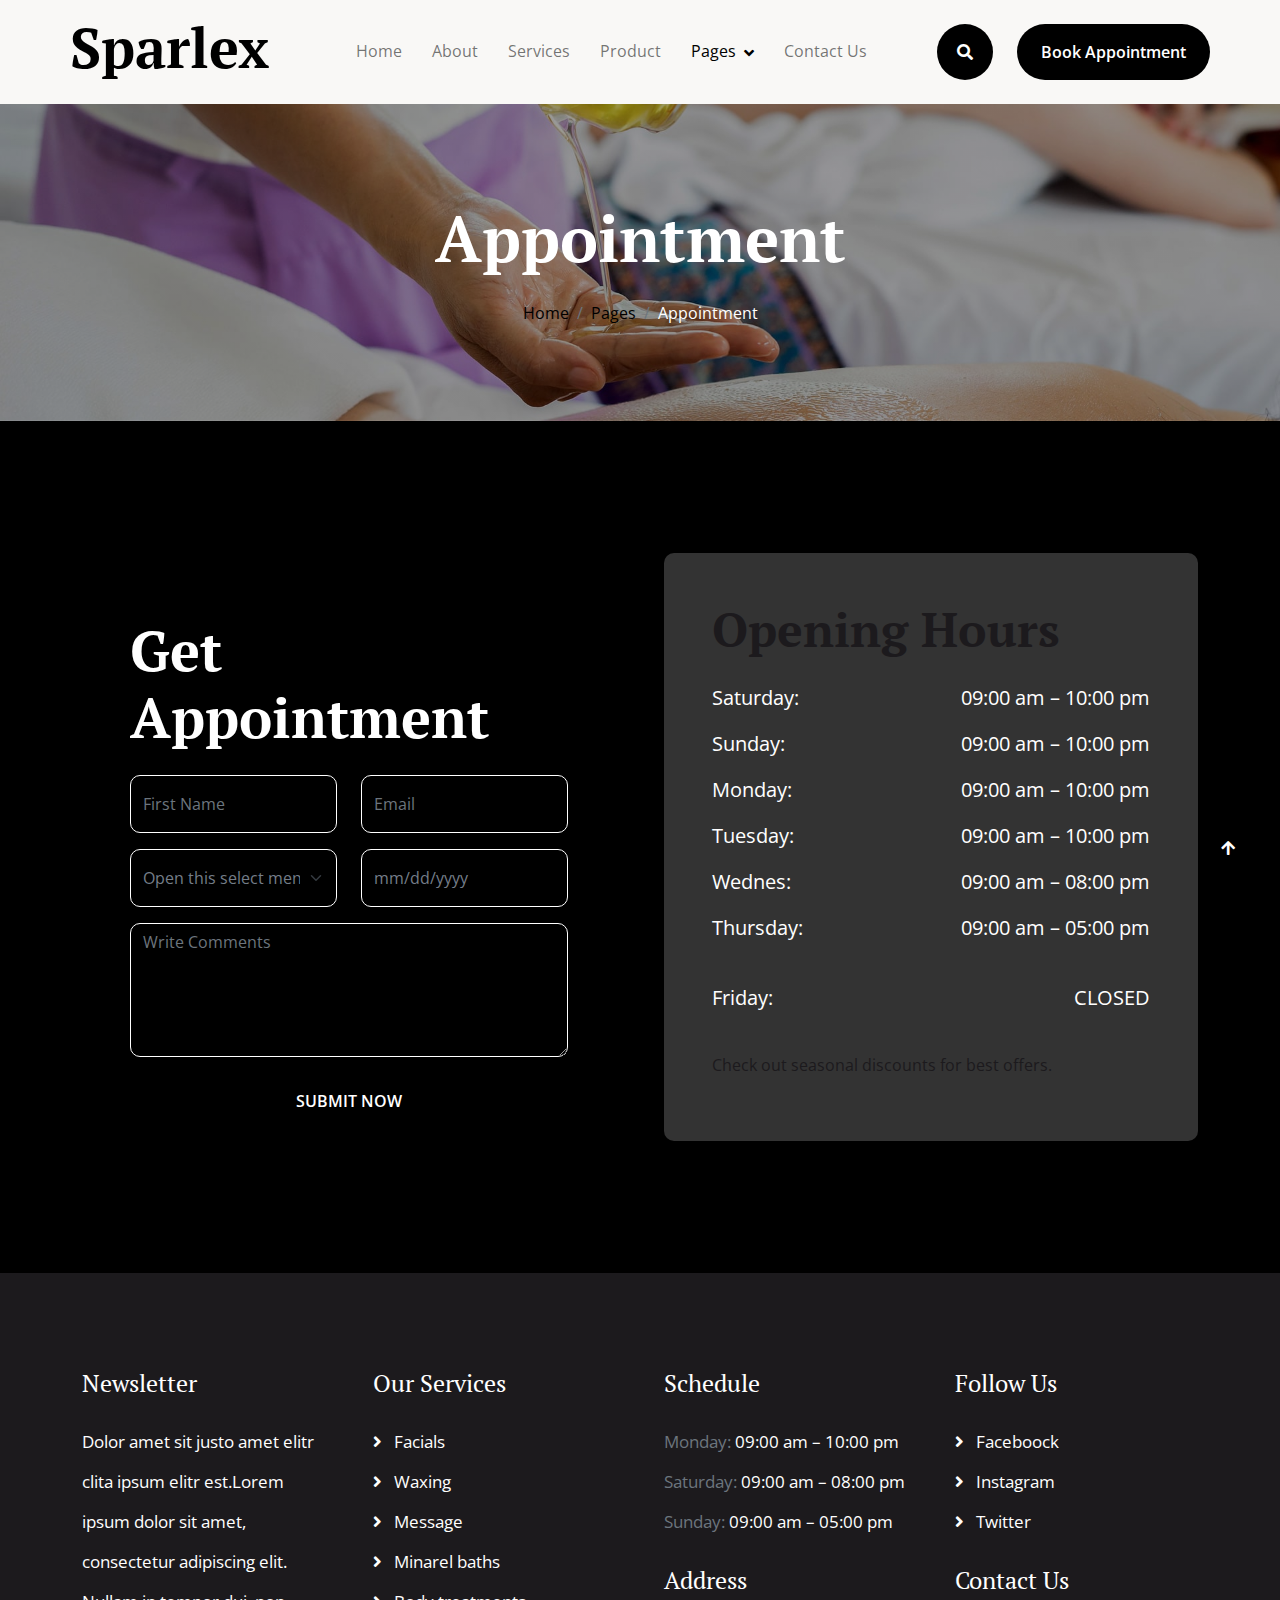
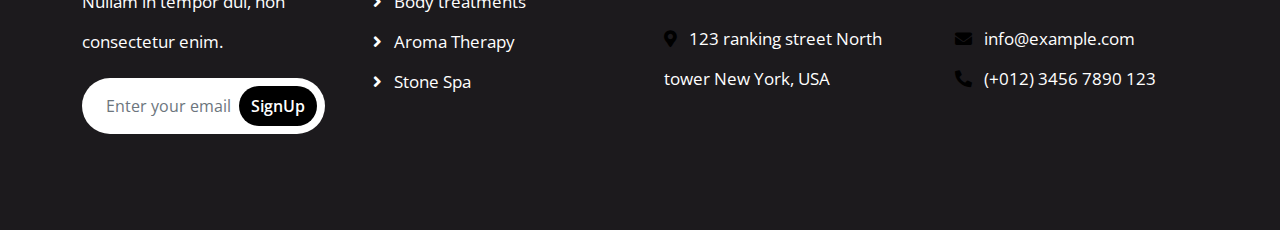
<file: userpanel/appointment.html>
<!DOCTYPE html>
<html lang="en">

    <head>
        <meta charset="utf-8">
        <title>Sparlex - Spa Website Template</title>
        <meta content="width=device-width, initial-scale=1.0" name="viewport">
        <meta content="" name="keywords">
        <meta content="" name="description">

        <!-- Google Web Fonts -->
        <link rel="preconnect" href="https://fonts.googleapis.com">
        <link rel="preconnect" href="https://fonts.gstatic.com" crossorigin>
        <link href="https://fonts.googleapis.com/css2?family=Open+Sans:wght@400;600&family=PT+Serif:wght@400;700&display=swap" rel="stylesheet"> 

        <!-- Icon Font Stylesheet -->
        <link rel="stylesheet" href="https://use.fontawesome.com/releases/v5.15.4/css/all.css"/>
        <link href="https://cdn.jsdelivr.net/npm/bootstrap-icons@1.4.1/font/bootstrap-icons.css" rel="stylesheet">

        <!-- Libraries Stylesheet -->
        <link href="lib/animate/animate.min.css" rel="stylesheet">
        <link href="lib/lightbox/css/lightbox.min.css" rel="stylesheet">
        <link href="lib/owlcarousel/assets/owl.carousel.min.css" rel="stylesheet">


        <!-- Customized Bootstrap Stylesheet -->
        <link href="css/bootstrap.min.css" rel="stylesheet">

        <!-- Template Stylesheet -->
        <link href="css/style.css" rel="stylesheet">
    </head>

    <body>

        <!-- Spinner Start -->
        <div id="spinner" class="show w-100 vh-100 bg-white position-fixed translate-middle top-50 start-50  d-flex align-items-center justify-content-center">
            <div class="spinner-grow text-primary" role="status"></div>
        </div>
        <!-- Spinner End -->


        <!-- Navbar start -->
        <div class="container-fluid sticky-top px-0">
            <!-- <div class="container-fluid topbar d-none d-lg-block">
                <div class="container px-0">
                    <div class="row align-items-center">
                        <div class="col-lg-8">
                            <div class="d-flex flex-wrap">
                                <a href="#" class="me-4 text-light"><i class="fas fa-map-marker-alt text-primary me-2"></i>Find A Location</a>
                                <a href="#" class="me-4 text-light"><i class="fas fa-phone-alt text-primary me-2"></i>+01234567890</a>
                                <a href="#" class="text-light"><i class="fas fa-envelope text-primary me-2"></i>Example@gmail.com</a>
                            </div>

                        </div>
                        <div class="col-lg-4">
                            <div class="d-flex align-items-center justify-content-end">
                                <a href="#" class="me-3 btn-square border rounded-circle nav-fill"><i class="fab fa-facebook-f"></i></a>
                                <a href="#" class="me-3 btn-square border rounded-circle nav-fill"><i class="fab fa-twitter"></i></a>
                                <a href="#" class="me-3 btn-square border rounded-circle nav-fill"><i class="fab fa-instagram"></i></a>
                                <a href="#" class="btn-square border rounded-circle nav-fill"><i class="fab fa-linkedin-in"></i></a>
                            </div>
                        </div>
                    </div>
                </div>
            </div> -->
            <div class="container-fluid bg-light">
                <div class="container px-0">
                    <nav class="navbar navbar-light navbar-expand-xl">
                        <a href="index.html" class="navbar-brand">
                            <h1 class="text-primary display-4">Sparlex</h1>
                        </a>
                        <button class="navbar-toggler py-2 px-3" type="button" data-bs-toggle="collapse" data-bs-target="#navbarCollapse">
                            <span class="fa fa-bars text-primary"></span>
                        </button>
                        <div class="collapse navbar-collapse bg-light py-3" id="navbarCollapse">
                            <div class="navbar-nav mx-auto border-top">
                                <a href="index.html" class="nav-item nav-link">Home</a>
                                <a href="about.html" class="nav-item nav-link">About</a>
                                <a href="service.html" class="nav-item nav-link">Services</a>
                                <a href="product.html" class="nav-item nav-link">Product</a>
                                <div class="nav-item dropdown">
                                    <a href="#" class="nav-link dropdown-toggle active" data-bs-toggle="dropdown">Pages</a>
                                    <div class="dropdown-menu m-0 bg-secondary rounded-0">
                                        <a href="team.html" class="dropdown-item">Team</a>
                                        <a href="testimonial.html" class="dropdown-item">Testimonial</a>
                                        <a href="gallery.html" class="dropdown-item">Gallery</a>
                                        <a href="appointment.html" class="dropdown-item active">Appointment</a>
                                        <a href="404.html" class="dropdown-item">404 page</a>
                                    </div>
                                </div>
                                <a href="contact.html" class="nav-item nav-link">Contact Us</a>
                            </div>
                            <div class="d-flex align-items-center flex-nowrap pt-xl-0">
                                <button class="btn-search btn btn-primary btn-primary-outline-0 rounded-circle btn-lg-square" data-bs-toggle="modal" data-bs-target="#searchModal"><i class="fas fa-search"></i></button>
                                <a href="index.html" class="btn btn-primary btn-primary-outline-0 rounded-pill py-3 px-4 ms-4">Book Appointment</a>
                            </div>
                        </div>
                    </nav>
                </div>
            </div>
        </div>
        <!-- Navbar End -->


        <!-- Modal Search Start -->
        <div class="modal fade" id="searchModal" tabindex="-1" aria-labelledby="exampleModalLabel" aria-hidden="true">
            <div class="modal-dialog modal-fullscreen">
                <div class="modal-content rounded-0">
                    <div class="modal-header">
                        <h5 class="modal-title" id="exampleModalLabel">Search by keyword</h5>
                        <button type="button" class="btn-close" data-bs-dismiss="modal" aria-label="Close"></button>
                    </div>
                    <div class="modal-body d-flex align-items-center">
                        <div class="input-group w-75 mx-auto d-flex">
                            <input type="search" class="form-control p-3" placeholder="keywords" aria-describedby="search-icon-1">
                            <span id="search-icon-1" class="input-group-text p-3"><i class="fa fa-search"></i></span>
                        </div>
                    </div>
                </div>
            </div>
        </div>
        <!-- Modal Search End -->



        <!-- Header Start -->
        <div class="container-fluid bg-breadcrumb py-5">
            <div class="container text-center py-5">
                <h3 class="text-white display-3 mb-4">Appointment</h1>
                <ol class="breadcrumb justify-content-center mb-0">
                    <li class="breadcrumb-item"><a href="index.html">Home</a></li>
                    <li class="breadcrumb-item"><a href="#">Pages</a></li>
                    <li class="breadcrumb-item active text-white">Appointment</li>
                </ol>    
            </div>
        </div>
        <!-- Header End -->

        
        <!-- Appointment Start -->
        <div   class="container-fluid appointment py-5" style="background: var(--bs-primary);">
            <div class="container py-5">
                <div class="row g-5 align-items-center">
                    <div class="col-lg-6">
                        <div class="appointment-form p-5">
                            <p class="fs-4 text-uppercase text-primary">Get In Touch</p>
                            <h1 class="display-4 mb-4 text-white">Get Appointment</h1>
                            <form>
                                <div class="row gy-3 gx-4">
                                    <div class="col-lg-6">
                                        <input type="text" class="form-control py-3 border-white bg-transparent text-white" placeholder="First Name">
                                    </div>
                                    <div class="col-lg-6">
                                        <input type="email" class="form-control py-3 border-white bg-transparent text-white" placeholder="Email">
                                    </div>
                                    <div class="col-lg-6">
                                        <select class="form-select py-3 border-white bg-transparent" aria-label="Default select example">
                                            <option selected>Open this select menu</option>
                                            <option value="1">One</option>
                                            <option value="2">Two</option>
                                            <option value="3">Three</option>
                                        </select>
                                    </div>
                                    <div class="col-lg-6">
                                        <input type="date" class="form-control py-3 border-white bg-transparent">
                                    </div>
                                    <div class="col-lg-12">
                                        <textarea class="form-control border-white bg-transparent text-white" name="text" id="area-text" cols="30" rows="5" placeholder="Write Comments"></textarea>
                                    </div>
                                    <div class="col-lg-12">
                                        <button type="button" class="btn btn-primary btn-primary-outline-0 w-100 py-3 px-5">SUBMIT NOW</button>
                                    </div>
                                </div>
                            </form>
                        </div>
                    </div>
                    <div class="col-lg-6">
                        <div class="appointment-time p-5">
                            <h1 class="display-5 mb-4">Opening Hours</h1>
                            <div class="d-flex justify-content-between fs-5 text-white">
                                <p>Saturday:</p>
                                <p>09:00 am – 10:00 pm</p>
                            </div>
                            <div class="d-flex justify-content-between fs-5 text-white">
                                <p>Sunday:</p>
                                <p>09:00 am – 10:00 pm</p>
                            </div>
                            <div class="d-flex justify-content-between fs-5 text-white">
                                <p>Monday:</p>
                                <p>09:00 am – 10:00 pm</p>
                            </div>
                            <div class="d-flex justify-content-between fs-5 text-white">
                                <p>Tuesday:</p>
                                <p>09:00 am – 10:00 pm</p>
                            </div>
                            <div class="d-flex justify-content-between fs-5 text-white">
                                <p>Wednes:</p>
                                <p>09:00 am – 08:00 pm</p>
                            </div>
                            <div class="d-flex justify-content-between fs-5 text-white mb-4">
                                <p>Thursday:</p>
                                <p>09:00 am – 05:00 pm</p>
                            </div>
                            <div class="d-flex justify-content-between fs-5 text-white mb-4">
                                <p>Friday:</p>
                                <p>CLOSED</p>
                            </div>
                            <p class="text-dark">Check out seasonal discounts for best offers.</p>
                        </div>
                    </div>
                </div>
            </div>
        </div>
        <!-- Appointment End -->



        <!-- Footer Start -->
        <div class="container-fluid footer py-5">
            <div class="container py-5">
                <div class="row g-5">
                    <div class="col-md-6 col-lg-6 col-xl-3">
                        <div class="footer-item">
                            <h4 class="mb-4 text-white">Newsletter</h4>
                            <p class="text-white">Dolor amet sit justo amet elitr clita ipsum elitr est.Lorem ipsum dolor sit amet, consectetur adipiscing elit. Nullam in tempor dui, non consectetur enim.</p>
                            <div class="position-relative mx-auto rounded-pill">
                                <input class="form-control rounded-pill border-0 w-100 py-3 ps-4 pe-5" type="text" placeholder="Enter your email">
                                <button type="button" class="btn btn-primary btn-primary-outline-0 rounded-pill position-absolute top-0 end-0 py-2 mt-2 me-2">SignUp</button>
                            </div>
                        </div>
                    </div>
                    <div class="col-md-6 col-lg-6 col-xl-3">
                        <div class="footer-item d-flex flex-column">
                            <h4 class="mb-4 text-white">Our Services</h4>
                            <a href=""><i class="fas fa-angle-right me-2"></i> Facials</a>
                            <a href=""><i class="fas fa-angle-right me-2"></i> Waxing</a>
                            <a href=""><i class="fas fa-angle-right me-2"></i> Message</a>
                            <a href=""><i class="fas fa-angle-right me-2"></i> Minarel baths</a>
                            <a href=""><i class="fas fa-angle-right me-2"></i> Body treatments</a>
                            <a href=""><i class="fas fa-angle-right me-2"></i> Aroma Therapy</a>
                            <a href=""><i class="fas fa-angle-right me-2"></i> Stone Spa</a>
                        </div>
                    </div>
                    <div class="col-md-6 col-lg-6 col-xl-3">
                        <div class="footer-item d-flex flex-column">
                            <h4 class="mb-4 text-white">Schedule</h4>
                            <p class="text-muted mb-0">Monday: <span class="text-white"> 09:00 am – 10:00 pm</span></p>
                            <p class="text-muted mb-0">Saturday: <span class="text-white"> 09:00 am – 08:00 pm</span></p>
                            <p class="text-muted mb-0">Sunday: <span class="text-white"> 09:00 am – 05:00 pm</span></p>
                            <h4 class="my-4 text-white">Address</h4>
                            <p class="mb-0"><i class="fas fa-map-marker-alt text-primary me-2"></i> 123 ranking street North tower New York, USA</p>
                        </div>
                    </div>
                    <div class="col-md-6 col-lg-6 col-xl-3">
                        <div class="footer-item d-flex flex-column">
                            <h4 class="mb-4 text-white">Follow Us</h4>
                            <a href=""><i class="fas fa-angle-right me-2"></i> Faceboock</a>
                            <a href=""><i class="fas fa-angle-right me-2"></i> Instagram</a>
                            <a href=""><i class="fas fa-angle-right me-2"></i> Twitter</a>
                            <h4 class="my-4 text-white">Contact Us</h4>
                            <p class="mb-0"><i class="fas fa-envelope text-primary me-2"></i> info@example.com</p>
                            <p class="mb-0"><i class="fas fa-phone-alt text-primary me-2"></i> (+012) 3456 7890 123</p>
                        </div>
                    </div>
                </div>
            </div>
        </div>
        <!-- Footer End -->



        <!-- Back to Top -->
        <a href="#" class="btn btn-primary btn-primary-outline-0 btn-md-square rounded-circle back-to-top"><i class="fa fa-arrow-up"></i></a>   

        
    <!-- JavaScript Libraries -->
    <script src="https://ajax.googleapis.com/ajax/libs/jquery/3.6.4/jquery.min.js"></script>
    <script src="https://cdn.jsdelivr.net/npm/bootstrap@5.0.0/dist/js/bootstrap.bundle.min.js"></script>
    <script src="lib/wow/wow.min.js"></script>
    <script src="lib/easing/easing.min.js"></script>
    <script src="lib/waypoints/waypoints.min.js"></script>
    <script src="lib/counterup/counterup.min.js"></script>
    <script src="lib/lightbox/js/lightbox.min.js"></script>
    <script src="lib/owlcarousel/owl.carousel.min.js"></script>

    <!-- Template Javascript -->
    <script src="js/main.js"></script>
    </body>

</html>
</file>
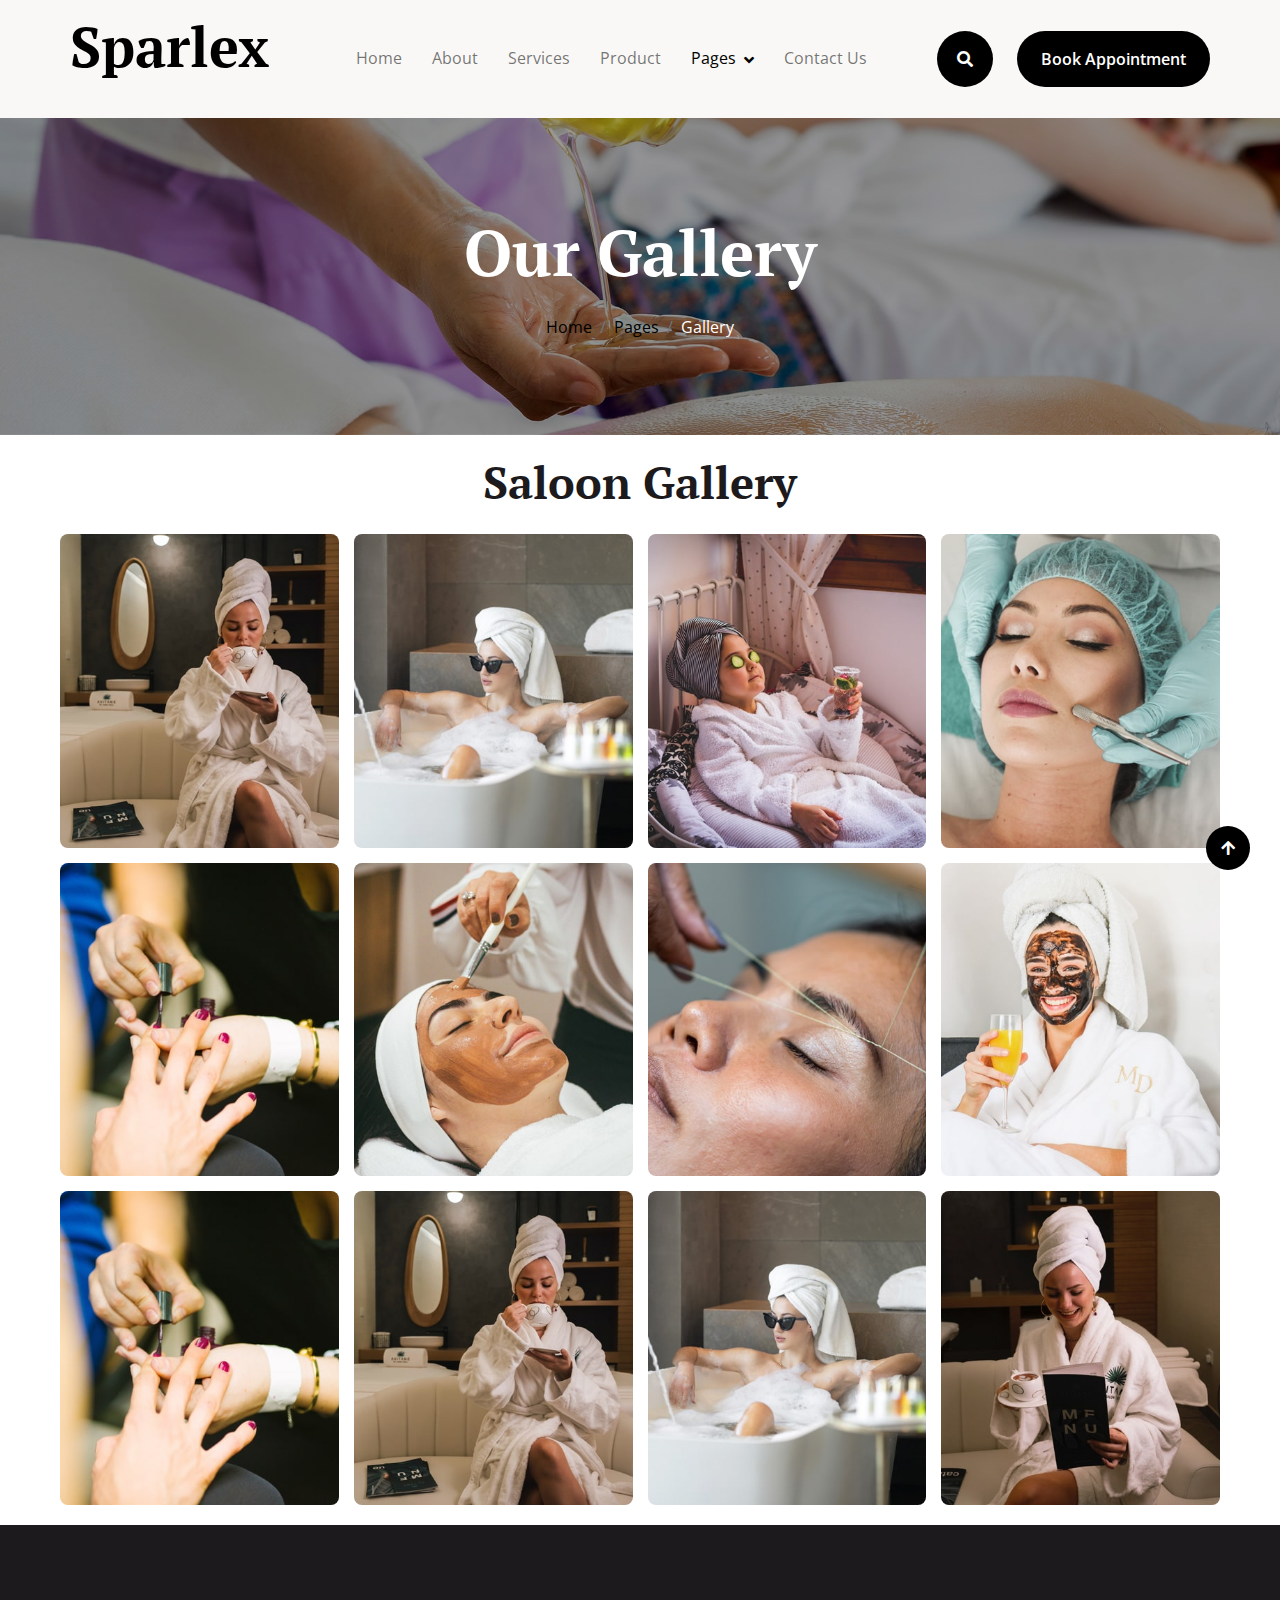
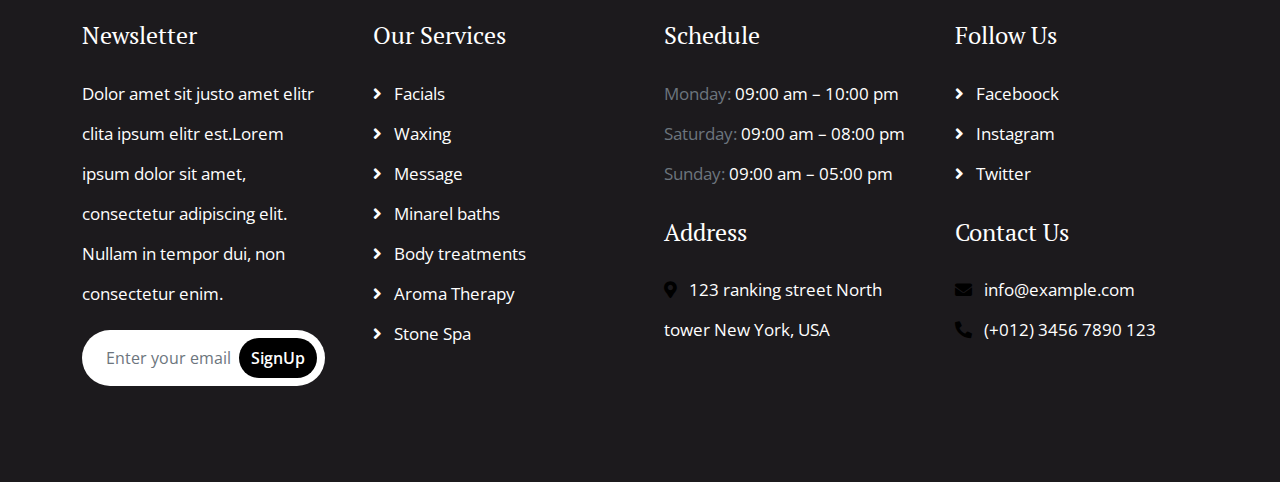
<file: userpanel/gallery.html>
<!DOCTYPE html>
<html lang="en">

<head>
    <meta charset="utf-8">
    <title>Sparlex - Spa Website Template</title>
    <meta content="width=device-width, initial-scale=1.0" name="viewport">
    <meta content="" name="keywords">
    <meta content="" name="description">

    <!-- Google Web Fonts -->
    <link rel="preconnect" href="https://fonts.googleapis.com">
    <link rel="preconnect" href="https://fonts.gstatic.com" crossorigin>
    <link
        href="https://fonts.googleapis.com/css2?family=Open+Sans:wght@400;600&family=PT+Serif:wght@400;700&display=swap"
        rel="stylesheet">

    <!-- Icon Font Stylesheet -->
    <link rel="stylesheet" href="https://use.fontawesome.com/releases/v5.15.4/css/all.css" />
    <link href="https://cdn.jsdelivr.net/npm/bootstrap-icons@1.4.1/font/bootstrap-icons.css" rel="stylesheet">

    <!-- Libraries Stylesheet -->
    <link href="lib/animate/animate.min.css" rel="stylesheet">
    <link href="lib/lightbox/css/lightbox.min.css" rel="stylesheet">
    <link href="lib/owlcarousel/assets/owl.carousel.min.css" rel="stylesheet">


    <!-- Customized Bootstrap Stylesheet -->
    <link href="css/bootstrap.min.css" rel="stylesheet">

    <!-- Template Stylesheet -->
    <link href="css/style.css" rel="stylesheet">
    <link rel="stylesheet" href="gallery.css">
</head>

<body>

    <!-- Spinner Start -->
    <div id="spinner"
        class="show w-100 vh-100 bg-white position-fixed translate-middle top-50 start-50  d-flex align-items-center justify-content-center">
        <div class="spinner-grow text-primary" role="status"></div>
    </div>
    <!-- Spinner End -->


    <!-- Navbar start -->
    <div class="container-fluid sticky-top px-0">
        <!-- <div class="container-fluid topbar d-none d-lg-block">
                <div class="container px-0">
                    <div class="row align-items-center">
                        <div class="col-lg-8">
                            <div class="d-flex flex-wrap">
                                <a href="#" class="me-4 text-light"><i class="fas fa-map-marker-alt text-primary me-2"></i>Find A Location</a>
                                <a href="#" class="me-4 text-light"><i class="fas fa-phone-alt text-primary me-2"></i>+01234567890</a>
                                <a href="#" class="text-light"><i class="fas fa-envelope text-primary me-2"></i>Example@gmail.com</a>
                            </div>

                        </div>
                        <div class="col-lg-4">
                            <div class="d-flex align-items-center justify-content-end">
                                <a href="#" class="me-3 btn-square border rounded-circle nav-fill"><i class="fab fa-facebook-f"></i></a>
                                <a href="#" class="me-3 btn-square border rounded-circle nav-fill"><i class="fab fa-twitter"></i></a>
                                <a href="#" class="me-3 btn-square border rounded-circle nav-fill"><i class="fab fa-instagram"></i></a>
                                <a href="#" class="btn-square border rounded-circle nav-fill"><i class="fab fa-linkedin-in"></i></a>
                            </div>
                        </div>
                    </div>
                </div>
            </div> -->
        <div class="container-fluid bg-light">
            <div class="container px-0">
                <nav class="navbar navbar-light navbar-expand-xl">
                    <a href="index.html" class="navbar-brand">
                        <h1 class="text-primary display-4">Sparlex</h1>
                    </a>
                    <button class="navbar-toggler py-2 px-3" type="button" data-bs-toggle="collapse"
                        data-bs-target="#navbarCollapse">
                        <span class="fa fa-bars text-primary"></span>
                    </button>
                    <div class="collapse navbar-collapse bg-light py-3" id="navbarCollapse">
                        <div class="navbar-nav mx-auto border-top">
                            <a href="index.html" class="nav-item nav-link">Home</a>
                            <a href="about.html" class="nav-item nav-link">About</a>
                            <a href="service.html" class="nav-item nav-link">Services</a>
                            <a href="product.html" class="nav-item nav-link">Product</a>
                            <div class="nav-item dropdown">
                                <a href="#" class="nav-link dropdown-toggle active" data-bs-toggle="dropdown">Pages</a>
                                <div class="dropdown-menu m-0 bg-secondary rounded-0">
                                    <a href="team.html" class="dropdown-item">Team</a>
                                    <a href="testimonial.html" class="dropdown-item">Testimonial</a>
                                    <a href="gallery.html" class="dropdown-item active">Gallery</a>
                                    <a href="appointment.html" class="dropdown-item">Appointment</a>
                                    <a href="404.html" class="dropdown-item">404 page</a>
                                </div>
                            </div>
                            <a href="contact.html" class="nav-item nav-link">Contact Us</a>
                        </div>
                        <div class="d-flex align-items-center flex-nowrap pt-xl-0">
                            <button
                                class="btn-search btn btn-primary btn-primary-outline-0 rounded-circle btn-lg-square"
                                data-bs-toggle="modal" data-bs-target="#searchModal"><i
                                    class="fas fa-search"></i></button>
                            <a href="index.html"
                                class="btn btn-primary btn-primary-outline-0 rounded-pill py-3 px-4 ms-4">Book
                                Appointment</a>
                        </div>
                    </div>
                </nav>
            </div>
        </div>
    </div>
    <!-- Navbar End -->


    <!-- Modal Search Start -->
    <div class="modal fade" id="searchModal" tabindex="-1" aria-labelledby="exampleModalLabel" aria-hidden="true">
        <div class="modal-dialog modal-fullscreen">
            <div class="modal-content rounded-0">
                <div class="modal-header">
                    <h5 class="modal-title" id="exampleModalLabel">Search by keyword</h5>
                    <button type="button" class="btn-close" data-bs-dismiss="modal" aria-label="Close"></button>
                </div>
                <div class="modal-body d-flex align-items-center">
                    <div class="input-group w-75 mx-auto d-flex">
                        <input type="search" class="form-control p-3" placeholder="keywords"
                            aria-describedby="search-icon-1">
                        <span id="search-icon-1" class="input-group-text p-3"><i class="fa fa-search"></i></span>
                    </div>
                </div>
            </div>
        </div>
    </div>
    <!-- Modal Search End -->



    <!-- Header Start -->
    <div class="container-fluid bg-breadcrumb py-5">
        <div class="container text-center py-5">
            <h3 class="text-white display-3 mb-4">Our Gallery</h1>
                <ol class="breadcrumb justify-content-center mb-0">
                    <li class="breadcrumb-item"><a href="index.html">Home</a></li>
                    <li class="breadcrumb-item"><a href="#">Pages</a></li>
                    <li class="breadcrumb-item active text-white">Gallery</li>
                </ol>
        </div>
    </div>
    <!-- Header End -->

    <!-- Gallery Start -->

    <div class="gallery-container">
        <h1>Saloon Gallery</h1>
        <div class="gallery">
            <div class="gallery-item">
                <img src="img/gallery-10.jpg" alt="Saloon Image 1">
            </div>
            <div class="gallery-item">
                <img src="img/gallery-2.jpg" alt="Saloon Image 2">
            </div>
            <div class="gallery-item">
                <img src="img/gallery-3.jpg" alt="Saloon Image 3">
            </div>
            <div class="gallery-item">
                <img src="img/gallery-4.jpg" alt="Saloon Image 4">
            </div>
            <div class="gallery-item">
                <img src="img/gallery-5.jpg" alt="Saloon Image 5">
            </div>
            <div class="gallery-item">
                <img src="img/gallery-6.jpg" alt="Saloon Image 6">
            </div>
            <div class="gallery-item">
                <img src="img/gallery-7.jpg" alt="Saloon Image 7">
            </div>
            <div class="gallery-item">
                <img src="img/gallery-8.jpg" alt="Saloon Image 8">
            </div>
            <div class="gallery-item">
                <img src="img/gallery-5.jpg" alt="Saloon Image 9">
            </div>
            <div class="gallery-item">
                <img src="img/gallery-10.jpg" alt="Saloon Image 10">
            </div>
            <div class="gallery-item">
                <img src="img/gallery-2.jpg" alt="Saloon Image 11">
            </div>
            <div class="gallery-item">
                <img src="img/gallery-12.jpg" alt="Saloon Image 12">
            </div>

        </div>
    </div>


    <!-- Gallery End -->

    <!-- Footer Start -->
    <div class="container-fluid footer py-5">
        <div class="container py-5">
            <div class="row g-5">
                <div class="col-md-6 col-lg-6 col-xl-3">
                    <div class="footer-item">
                        <h4 class="mb-4 text-white">Newsletter</h4>
                        <p class="text-white">Dolor amet sit justo amet elitr clita ipsum elitr est.Lorem ipsum dolor
                            sit amet, consectetur adipiscing elit. Nullam in tempor dui, non consectetur enim.</p>
                        <div class="position-relative mx-auto rounded-pill">
                            <input class="form-control rounded-pill border-0 w-100 py-3 ps-4 pe-5" type="text"
                                placeholder="Enter your email">
                            <button type="button"
                                class="btn btn-primary btn-primary-outline-0 rounded-pill position-absolute top-0 end-0 py-2 mt-2 me-2">SignUp</button>
                        </div>
                    </div>
                </div>
                <div class="col-md-6 col-lg-6 col-xl-3">
                    <div class="footer-item d-flex flex-column">
                        <h4 class="mb-4 text-white">Our Services</h4>
                        <a href=""><i class="fas fa-angle-right me-2"></i> Facials</a>
                        <a href=""><i class="fas fa-angle-right me-2"></i> Waxing</a>
                        <a href=""><i class="fas fa-angle-right me-2"></i> Message</a>
                        <a href=""><i class="fas fa-angle-right me-2"></i> Minarel baths</a>
                        <a href=""><i class="fas fa-angle-right me-2"></i> Body treatments</a>
                        <a href=""><i class="fas fa-angle-right me-2"></i> Aroma Therapy</a>
                        <a href=""><i class="fas fa-angle-right me-2"></i> Stone Spa</a>
                    </div>
                </div>
                <div class="col-md-6 col-lg-6 col-xl-3">
                    <div class="footer-item d-flex flex-column">
                        <h4 class="mb-4 text-white">Schedule</h4>
                        <p class="text-muted mb-0">Monday: <span class="text-white"> 09:00 am – 10:00 pm</span></p>
                        <p class="text-muted mb-0">Saturday: <span class="text-white"> 09:00 am – 08:00 pm</span></p>
                        <p class="text-muted mb-0">Sunday: <span class="text-white"> 09:00 am – 05:00 pm</span></p>
                        <h4 class="my-4 text-white">Address</h4>
                        <p class="mb-0"><i class="fas fa-map-marker-alt text-primary me-2"></i> 123 ranking street North
                            tower New York, USA</p>
                    </div>
                </div>
                <div class="col-md-6 col-lg-6 col-xl-3">
                    <div class="footer-item d-flex flex-column">
                        <h4 class="mb-4 text-white">Follow Us</h4>
                        <a href=""><i class="fas fa-angle-right me-2"></i> Faceboock</a>
                        <a href=""><i class="fas fa-angle-right me-2"></i> Instagram</a>
                        <a href=""><i class="fas fa-angle-right me-2"></i> Twitter</a>
                        <h4 class="my-4 text-white">Contact Us</h4>
                        <p class="mb-0"><i class="fas fa-envelope text-primary me-2"></i> info@example.com</p>
                        <p class="mb-0"><i class="fas fa-phone-alt text-primary me-2"></i> (+012) 3456 7890 123</p>
                    </div>
                </div>
            </div>
        </div>
    </div>
    <!-- Footer End -->


    <!-- Back to Top -->
    <a href="#" class="btn btn-primary btn-primary-outline-0 btn-md-square rounded-circle back-to-top"><i
            class="fa fa-arrow-up"></i></a>


    <!-- JavaScript Libraries -->
    <script src="https://ajax.googleapis.com/ajax/libs/jquery/3.6.4/jquery.min.js"></script>
    <script src="https://cdn.jsdelivr.net/npm/bootstrap@5.0.0/dist/js/bootstrap.bundle.min.js"></script>
    <script src="lib/wow/wow.min.js"></script>
    <script src="lib/easing/easing.min.js"></script>
    <script src="lib/waypoints/waypoints.min.js"></script>
    <script src="lib/counterup/counterup.min.js"></script>
    <script src="lib/lightbox/js/lightbox.min.js"></script>
    <script src="lib/owlcarousel/owl.carousel.min.js"></script>

    <!-- Template Javascript -->
    <script src="js/main.js"></script>
</body>

</html>
</file>
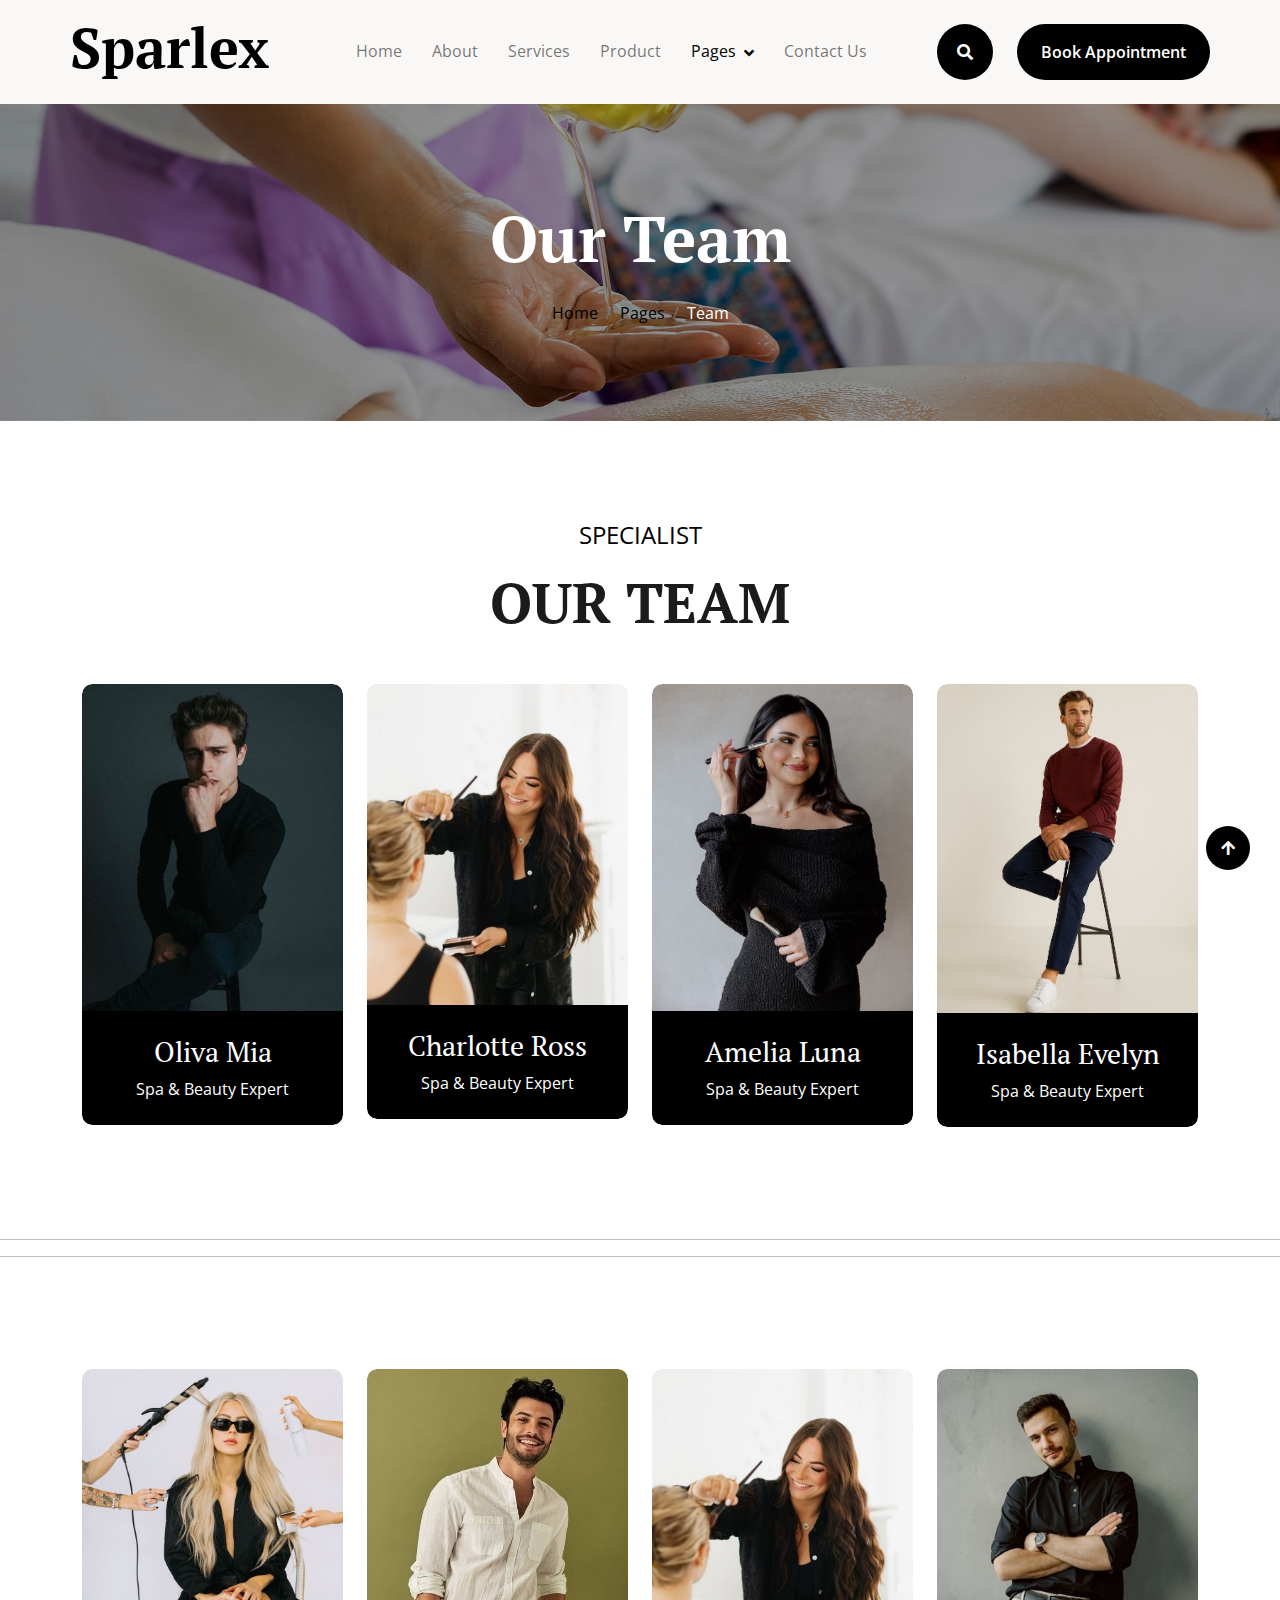
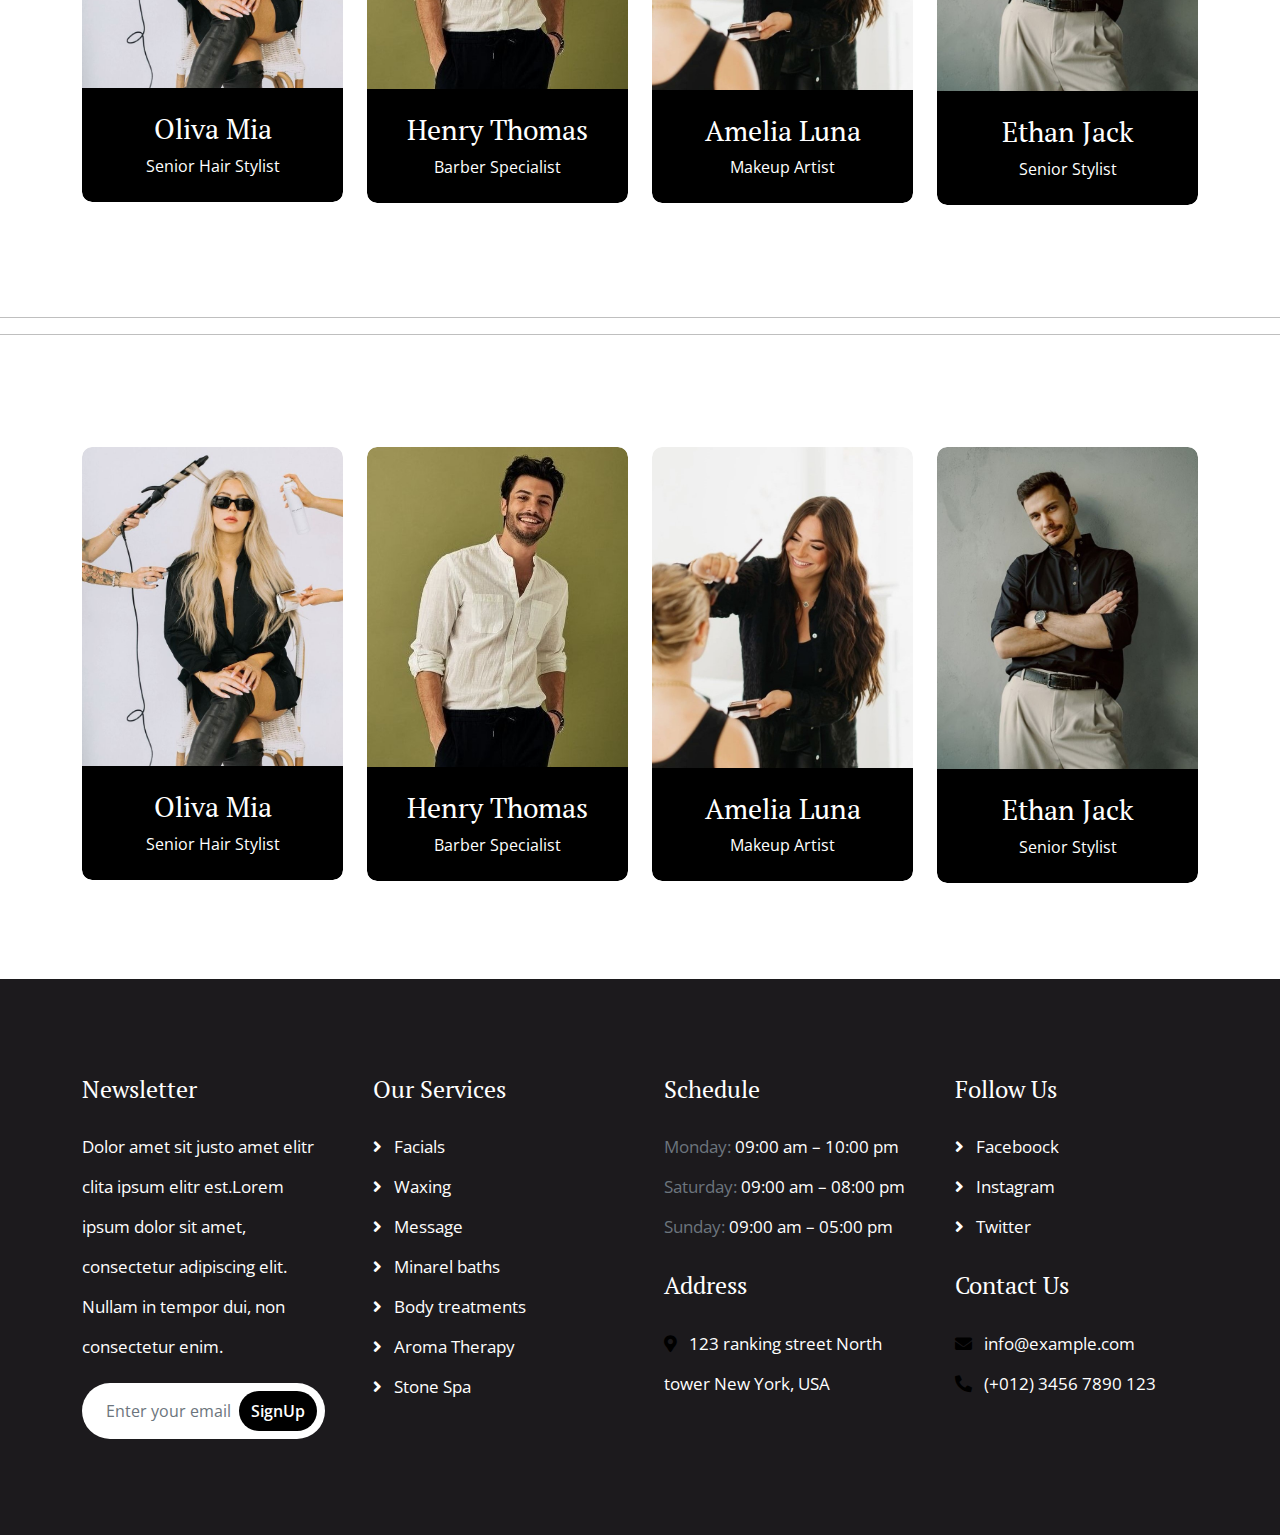
<file: userpanel/team.html>
<!DOCTYPE html>
<html lang="en">

    <head>
        <meta charset="utf-8">
        <title>Sparlex - Spa Website Template</title>
        <meta content="width=device-width, initial-scale=1.0" name="viewport">
        <meta content="" name="keywords">
        <meta content="" name="description">

        <!-- Google Web Fonts -->
        <link rel="preconnect" href="https://fonts.googleapis.com">
        <link rel="preconnect" href="https://fonts.gstatic.com" crossorigin>
        <link href="https://fonts.googleapis.com/css2?family=Open+Sans:wght@400;600&family=PT+Serif:wght@400;700&display=swap" rel="stylesheet"> 

        <!-- Icon Font Stylesheet -->
        <link rel="stylesheet" href="https://use.fontawesome.com/releases/v5.15.4/css/all.css"/>
        <link href="https://cdn.jsdelivr.net/npm/bootstrap-icons@1.4.1/font/bootstrap-icons.css" rel="stylesheet">

        <!-- Libraries Stylesheet -->
        <link href="lib/animate/animate.min.css" rel="stylesheet">
        <link href="lib/lightbox/css/lightbox.min.css" rel="stylesheet">
        <link href="lib/owlcarousel/assets/owl.carousel.min.css" rel="stylesheet">


        <!-- Customized Bootstrap Stylesheet -->
        <link href="css/bootstrap.min.css" rel="stylesheet">

        <!-- Template Stylesheet -->
        <link href="css/style.css" rel="stylesheet">
    </head>

    <body>

        <!-- Spinner Start -->
        <div id="spinner" class="show w-100 vh-100 bg-white position-fixed translate-middle top-50 start-50  d-flex align-items-center justify-content-center">
            <div class="spinner-grow text-primary" role="status"></div>
        </div>
        <!-- Spinner End -->


        <!-- Navbar start -->
        <div class="container-fluid sticky-top px-0">
            <!-- <div class="container-fluid topbar d-none d-lg-block">
                <div class="container px-0">
                    <div class="row align-items-center">
                        <div class="col-lg-8">
                            <div class="d-flex flex-wrap">
                                <a href="#" class="me-4 text-light"><i class="fas fa-map-marker-alt text-primary me-2"></i>Find A Location</a>
                                <a href="#" class="me-4 text-light"><i class="fas fa-phone-alt text-primary me-2"></i>+01234567890</a>
                                <a href="#" class="text-light"><i class="fas fa-envelope text-primary me-2"></i>Example@gmail.com</a>
                            </div>

                        </div>
                        <div class="col-lg-4">
                            <div class="d-flex align-items-center justify-content-end">
                                <a href="#" class="me-3 btn-square border rounded-circle nav-fill"><i class="fab fa-facebook-f"></i></a>
                                <a href="#" class="me-3 btn-square border rounded-circle nav-fill"><i class="fab fa-twitter"></i></a>
                                <a href="#" class="me-3 btn-square border rounded-circle nav-fill"><i class="fab fa-instagram"></i></a>
                                <a href="#" class="btn-square border rounded-circle nav-fill"><i class="fab fa-linkedin-in"></i></a>
                            </div>
                        </div>
                    </div>
                </div>
            </div> -->
            <div class="container-fluid bg-light">
                <div class="container px-0">
                    <nav class="navbar navbar-light navbar-expand-xl">
                        <a href="index.html" class="navbar-brand">
                            <h1 class="text-primary display-4">Sparlex</h1>
                        </a>
                        <button class="navbar-toggler py-2 px-3" type="button" data-bs-toggle="collapse" data-bs-target="#navbarCollapse">
                            <span class="fa fa-bars text-primary"></span>
                        </button>
                        <div class="collapse navbar-collapse bg-light py-3" id="navbarCollapse">
                            <div class="navbar-nav mx-auto border-top">
                                <a href="index.html" class="nav-item nav-link">Home</a>
                                <a href="about.html" class="nav-item nav-link">About</a>
                                <a href="service.html" class="nav-item nav-link">Services</a>
                                <a href="product.html" class="nav-item nav-link">Product</a>
                                <div class="nav-item dropdown">
                                    <a href="#" class="nav-link dropdown-toggle active" data-bs-toggle="dropdown">Pages</a>
                                    <div class="dropdown-menu m-0 bg-secondary rounded-0">
                                        <a href="team.html" class="dropdown-item active">Team</a>
                                        <a href="testimonial.html" class="dropdown-item">Testimonial</a>
                                        <a href="gallery.html" class="dropdown-item">Gallery</a>
                                        <a href="appointment.html" class="dropdown-item">Appointment</a>
                                        <a href="404.html" class="dropdown-item">404 page</a>
                                    </div>
                                </div>
                                <a href="contact.html" class="nav-item nav-link">Contact Us</a>
                            </div>
                            <div class="d-flex align-items-center flex-nowrap pt-xl-0">
                                <button class="btn-search btn btn-primary btn-primary-outline-0 rounded-circle btn-lg-square" data-bs-toggle="modal" data-bs-target="#searchModal"><i class="fas fa-search"></i></button>
                                <a href="index.html" class="btn btn-primary btn-primary-outline-0 rounded-pill py-3 px-4 ms-4">Book Appointment</a>
                            </div>
                        </div>
                    </nav>
                </div>
            </div>
        </div>
        <!-- Navbar End -->


        <!-- Modal Search Start -->
        <div class="modal fade" id="searchModal" tabindex="-1" aria-labelledby="exampleModalLabel" aria-hidden="true">
            <div class="modal-dialog modal-fullscreen">
                <div class="modal-content rounded-0">
                    <div class="modal-header">
                        <h5 class="modal-title" id="exampleModalLabel">Search by keyword</h5>
                        <button type="button" class="btn-close" data-bs-dismiss="modal" aria-label="Close"></button>
                    </div>
                    <div class="modal-body d-flex align-items-center">
                        <div class="input-group w-75 mx-auto d-flex">
                            <input type="search" class="form-control p-3" placeholder="keywords" aria-describedby="search-icon-1">
                            <span id="search-icon-1" class="input-group-text p-3"><i class="fa fa-search"></i></span>
                        </div>
                    </div>
                </div>
            </div>
        </div>
        <!-- Modal Search End -->



        <!-- Header Start -->
        <div class="container-fluid bg-breadcrumb py-5">
            <div class="container text-center py-5">
                <h3 class="text-white display-3 mb-4">Our Team</h1>
                <ol class="breadcrumb justify-content-center mb-0">
                    <li class="breadcrumb-item"><a href="index.html">Home</a></li>
                    <li class="breadcrumb-item"><a href="#">Pages</a></li>
                    <li class="breadcrumb-item active text-white">Team</li>
                </ol>    
            </div>
        </div>
        <!-- Header End -->

        
        <!-- Team Start -->
        <div class="container-fluid team py-5">
            <div class="container py-5">
                <div class="text-center mx-auto mb-5" style="max-width: 800px;">
                    <p class="fs-4 text-uppercase text-primary">Specialist</p>
                    <h1 class="display-4 mb-4">OUR TEAM</h1>
                </div>
                <div class="row g-4">
                    <div class="col-md-6 col-lg-6 col-xl-3">
                        <div class="team-item">
                            <div class="team-img rounded-top">
                                <img src="images/Male Artist5.jpg" class="img-fluid w-100 rounded-top bg-light" alt="">
                            </div>
                            <div class="team-text rounded-bottom text-center p-4">
                                <h3 class="text-white">Oliva Mia</h3>
                                <p class="mb-0 text-white">Spa & Beauty Expert</p>
                            </div>
                            <div class="team-social">
                                <a class="btn btn-light btn-light-outline-0 btn-square rounded-circle mb-2" href="#"><i class="fab fa-twitter"></i></a>
                                <a class="btn btn-light btn-light-outline-0 btn-square rounded-circle mb-2" href="#"><i class="fab fa-facebook-f"></i></a>
                                <a class="btn btn-light btn-light-outline-0 btn-square rounded-circle mb-2" href="#"><i class="fab fa-linkedin-in"></i></a>
                                <a class="btn btn-light btn-light-outline-0 btn-square rounded-circle" href="#"><i class="fab fa-instagram"></i></a>
                            </div>
                        </div>
                    </div>
                    <div class="col-md-6 col-lg-6 col-xl-3">
                        <div class="team-item">
                            <div class="team-img rounded-top">
                                <img src="images/Artist.jpg" class="img-fluid w-100 rounded-top bg-light" alt="">
                            </div>
                            <div class="team-text rounded-bottom text-center p-4">
                                <h3 class="text-white">Charlotte Ross</h3>
                                <p class="mb-0 text-white">Spa & Beauty Expert</p>
                            </div>
                            <div class="team-social">
                                <a class="btn btn-light btn-light-outline-0 btn-square rounded-circle mb-2" href="#"><i class="fab fa-twitter"></i></a>
                                <a class="btn btn-light btn-light-outline-0 btn-square rounded-circle mb-2" href="#"><i class="fab fa-facebook-f"></i></a>
                                <a class="btn btn-light btn-light-outline-0 btn-square rounded-circle mb-2" href="#"><i class="fab fa-linkedin-in"></i></a>
                                <a class="btn btn-light btn-light-outline-0 btn-square rounded-circle" href="#"><i class="fab fa-instagram"></i></a>
                            </div>
                        </div>
                    </div>
                    <div class="col-md-6 col-lg-6 col-xl-3">
                        <div class="team-item">
                            <div class="team-img rounded-top">
                                <img src="images/Artist3.jpg" class="img-fluid w-100 rounded-top bg-light" alt="">
                            </div>
                            <div class="team-text rounded-bottom text-center p-4">
                                <h3 class="text-white">Amelia Luna</h3>
                                <p class="mb-0 text-white">Spa & Beauty Expert</p>
                            </div>
                            <div class="team-social">
                                <a class="btn btn-light btn-light-outline-0 btn-square rounded-circle mb-2" href="#"><i class="fab fa-twitter"></i></a>
                                <a class="btn btn-light btn-light-outline-0 btn-square rounded-circle mb-2" href="#"><i class="fab fa-facebook-f"></i></a>
                                <a class="btn btn-light btn-light-outline-0 btn-square rounded-circle mb-2" href="#"><i class="fab fa-linkedin-in"></i></a>
                                <a class="btn btn-light btn-light-outline-0 btn-square rounded-circle" href="#"><i class="fab fa-instagram"></i></a>
                            </div>
                        </div>
                    </div>
                    <div class="col-md-6 col-lg-6 col-xl-3">
                        <div class="team-item">
                            <div class="team-img rounded-top">
                                <img src="images/Male Artist9.jpg" class="img-fluid w-100 rounded-top bg-light" alt="">
                            </div>
                            <div class="team-text rounded-bottom text-center p-4">
                                <h3 class="text-white">Isabella Evelyn</h3>
                                <p class="mb-0 text-white">Spa & Beauty Expert</p>
                            </div>
                            <div class="team-social">
                                <a class="btn btn-light btn-light-outline-0 btn-square rounded-circle mb-2" href="#"><i class="fab fa-twitter"></i></a>
                                <a class="btn btn-light btn-light-outline-0 btn-square rounded-circle mb-2" href="#"><i class="fab fa-facebook-f"></i></a>
                                <a class="btn btn-light btn-light-outline-0 btn-square rounded-circle mb-2" href="#"><i class="fab fa-linkedin-in"></i></a>
                                <a class="btn btn-light btn-light-outline-0 btn-square rounded-circle" href="#"><i class="fab fa-instagram"></i></a>
                            </div>
                        </div>
                    </div>
                </div>
            </div>
        </div>
        <!-- Team End -->
        <hr style="color: black;">
        <hr style="color: black;">


           <!-- Team Start -->
    <div class="container-fluid team py-5">
        <div class="container py-5">
            <!-- <div class="text-center mx-auto mb-5" style="max-width: 800px;">

                <h1 class="display-4 mb-4">Meet Our Experts</h1>
            </div> -->
            <div class="row g-4">
                <div class="col-md-6 col-lg-6 col-xl-3">
                    <div class="team-item">
                        <div class="team-img rounded-top">
                            <img src="images/Female Artist1.jpg" class="img-fluid w-100 rounded-top bg-light" alt="">
                        </div>
                        <div class="team-text rounded-bottom text-center p-4">
                            <h3 class="text-white">Oliva Mia</h3>
                            <p class="mb-0 text-white">Senior Hair Stylist</p>
                        </div>
                        <div class="team-social">
                            <a class="btn btn-light btn-light-outline-0 btn-square rounded-circle mb-2" href="#"><i class="fab fa-twitter"></i></a>
                            <a class="btn btn-light btn-light-outline-0 btn-square rounded-circle mb-2" href="#"><i class="fab fa-facebook-f"></i></a>
                            <a class="btn btn-light btn-light-outline-0 btn-square rounded-circle mb-2" href="#"><i class="fab fa-linkedin-in"></i></a>
                            <a class="btn btn-light btn-light-outline-0 btn-square rounded-circle" href="#"><i class="fab fa-instagram"></i></a>
                        </div>
                    </div>
                </div>
                <div class="col-md-6 col-lg-6 col-xl-3">
                    <div class="team-item">
                        <div class="team-img rounded-top">
                            <img src="images/Male Artist4.jpg" class="img-fluid w-100 rounded-top bg-light" alt="">
                        </div>
                        <div class="team-text rounded-bottom text-center p-4">
                            <h3 class="text-white">Henry Thomas</h3>
                            <p class="mb-0 text-white">Barber Specialist</p>
                        </div>
                        <div class="team-social">
                            <a class="btn btn-light btn-light-outline-0 btn-square rounded-circle mb-2" href="#"><i class="fab fa-twitter"></i></a>
                            <a class="btn btn-light btn-light-outline-0 btn-square rounded-circle mb-2" href="#"><i class="fab fa-facebook-f"></i></a>
                            <a class="btn btn-light btn-light-outline-0 btn-square rounded-circle mb-2" href="#"><i class="fab fa-linkedin-in"></i></a>
                            <a class="btn btn-light btn-light-outline-0 btn-square rounded-circle" href="#"><i class="fab fa-instagram"></i></a>
                        </div>
                    </div>
                </div>
                <div class="col-md-6 col-lg-6 col-xl-3">
                    <div class="team-item">
                        <div class="team-img rounded-top">
                            <img src="images/Artist.jpg" class="img-fluid w-100 rounded-top bg-light" alt="">
                        </div>
                        <div class="team-text rounded-bottom text-center p-4">
                            <h3 class="text-white">Amelia Luna</h3>
                            <p class="mb-0 text-white">Makeup Artist</p>
                        </div>
                        <div class="team-social">
                            <a class="btn btn-light btn-light-outline-0 btn-square rounded-circle mb-2" href="#"><i class="fab fa-twitter"></i></a>
                            <a class="btn btn-light btn-light-outline-0 btn-square rounded-circle mb-2" href="#"><i class="fab fa-facebook-f"></i></a>
                            <a class="btn btn-light btn-light-outline-0 btn-square rounded-circle mb-2" href="#"><i class="fab fa-linkedin-in"></i></a>
                            <a class="btn btn-light btn-light-outline-0 btn-square rounded-circle" href="#"><i class="fab fa-instagram"></i></a>
                        </div>
                    </div>
                </div>
                <div class="col-md-6 col-lg-6 col-xl-3">
                    <div class="team-item">
                        <div class="team-img rounded-top">
                            <img src="images/Male Artist7-copy.jpg" class="img-fluid w-100 rounded-top bg-light" alt="">
                        </div>
                        <div class="team-text rounded-bottom text-center p-4">
                            <h3 class="text-white">Ethan Jack</h3>
                            <p class="mb-0 text-white">Senior Stylist</p>
                        </div>
                        <div class="team-social">
                            <a class="btn btn-light btn-light-outline-0 btn-square rounded-circle mb-2" href="#"><i class="fab fa-twitter"></i></a>
                            <a class="btn btn-light btn-light-outline-0 btn-square rounded-circle mb-2" href="#"><i class="fab fa-facebook-f"></i></a>
                            <a class="btn btn-light btn-light-outline-0 btn-square rounded-circle mb-2" href="#"><i class="fab fa-linkedin-in"></i></a>
                            <a class="btn btn-light btn-light-outline-0 btn-square rounded-circle" href="#"><i class="fab fa-instagram"></i></a>


                        </div>
                    </div>
                </div>

            </div>
            
        </div>

       
    </div>


    <!-- Team End -->



    <hr style="color: black;">
    <hr style="color: black;">

              <!-- Team Start -->
              <div class="container-fluid team py-5">
                <div class="container py-5">
                    <!-- <div class="text-center mx-auto mb-5" style="max-width: 800px;">
        
                    
                    </div> -->
                    <div class="row g-4">
                        <div class="col-md-6 col-lg-6 col-xl-3">
                            <div class="team-item">
                                <div class="team-img rounded-top">
                                    <img src="images/Female Artist1.jpg" class="img-fluid w-100 rounded-top bg-light" alt="">
                                </div>
                                <div class="team-text rounded-bottom text-center p-4">
                                    <h3 class="text-white">Oliva Mia</h3>
                                    <p class="mb-0 text-white">Senior Hair Stylist</p>
                                </div>
                                <div class="team-social">
                                    <a class="btn btn-light btn-light-outline-0 btn-square rounded-circle mb-2" href="#"><i class="fab fa-twitter"></i></a>
                                    <a class="btn btn-light btn-light-outline-0 btn-square rounded-circle mb-2" href="#"><i class="fab fa-facebook-f"></i></a>
                                    <a class="btn btn-light btn-light-outline-0 btn-square rounded-circle mb-2" href="#"><i class="fab fa-linkedin-in"></i></a>
                                    <a class="btn btn-light btn-light-outline-0 btn-square rounded-circle" href="#"><i class="fab fa-instagram"></i></a>
                                </div>
                            </div>
                        </div>
                        <div class="col-md-6 col-lg-6 col-xl-3">
                            <div class="team-item">
                                <div class="team-img rounded-top">
                                    <img src="images/Male Artist4.jpg" class="img-fluid w-100 rounded-top bg-light" alt="">
                                </div>
                                <div class="team-text rounded-bottom text-center p-4">
                                    <h3 class="text-white">Henry Thomas</h3>
                                    <p class="mb-0 text-white">Barber Specialist</p>
                                </div>
                                <div class="team-social">
                                    <a class="btn btn-light btn-light-outline-0 btn-square rounded-circle mb-2" href="#"><i class="fab fa-twitter"></i></a>
                                    <a class="btn btn-light btn-light-outline-0 btn-square rounded-circle mb-2" href="#"><i class="fab fa-facebook-f"></i></a>
                                    <a class="btn btn-light btn-light-outline-0 btn-square rounded-circle mb-2" href="#"><i class="fab fa-linkedin-in"></i></a>
                                    <a class="btn btn-light btn-light-outline-0 btn-square rounded-circle" href="#"><i class="fab fa-instagram"></i></a>
                                </div>
                            </div>
                        </div>
                        <div class="col-md-6 col-lg-6 col-xl-3">
                            <div class="team-item">
                                <div class="team-img rounded-top">
                                    <img src="images/Artist.jpg" class="img-fluid w-100 rounded-top bg-light" alt="">
                                </div>
                                <div class="team-text rounded-bottom text-center p-4">
                                    <h3 class="text-white">Amelia Luna</h3>
                                    <p class="mb-0 text-white">Makeup Artist</p>
                                </div>
                                <div class="team-social">
                                    <a class="btn btn-light btn-light-outline-0 btn-square rounded-circle mb-2" href="#"><i class="fab fa-twitter"></i></a>
                                    <a class="btn btn-light btn-light-outline-0 btn-square rounded-circle mb-2" href="#"><i class="fab fa-facebook-f"></i></a>
                                    <a class="btn btn-light btn-light-outline-0 btn-square rounded-circle mb-2" href="#"><i class="fab fa-linkedin-in"></i></a>
                                    <a class="btn btn-light btn-light-outline-0 btn-square rounded-circle" href="#"><i class="fab fa-instagram"></i></a>
                                </div>
                            </div>
                        </div>
                        <div class="col-md-6 col-lg-6 col-xl-3">
                            <div class="team-item">
                                <div class="team-img rounded-top">
                                    <img src="images/Male Artist7-copy.jpg" class="img-fluid w-100 rounded-top bg-light" alt="">
                                </div>
                                <div class="team-text rounded-bottom text-center p-4">
                                    <h3 class="text-white">Ethan Jack</h3>
                                    <p class="mb-0 text-white">Senior Stylist</p>
                                </div>
                                <div class="team-social">
                                    <a class="btn btn-light btn-light-outline-0 btn-square rounded-circle mb-2" href="#"><i class="fab fa-twitter"></i></a>
                                    <a class="btn btn-light btn-light-outline-0 btn-square rounded-circle mb-2" href="#"><i class="fab fa-facebook-f"></i></a>
                                    <a class="btn btn-light btn-light-outline-0 btn-square rounded-circle mb-2" href="#"><i class="fab fa-linkedin-in"></i></a>
                                    <a class="btn btn-light btn-light-outline-0 btn-square rounded-circle" href="#"><i class="fab fa-instagram"></i></a>
        
        
                                </div>
                            </div>
                        </div>
        
                    </div>
                    
                </div>
        
               
            </div>
        
        
            <!-- Team End -->









        <!-- Footer Start -->
        <div class="container-fluid footer py-5">
            <div class="container py-5">
                <div class="row g-5">
                    <div class="col-md-6 col-lg-6 col-xl-3">
                        <div class="footer-item">
                            <h4 class="mb-4 text-white">Newsletter</h4>
                            <p class="text-white">Dolor amet sit justo amet elitr clita ipsum elitr est.Lorem ipsum dolor sit amet, consectetur adipiscing elit. Nullam in tempor dui, non consectetur enim.</p>
                            <div class="position-relative mx-auto rounded-pill">
                                <input class="form-control rounded-pill border-0 w-100 py-3 ps-4 pe-5" type="text" placeholder="Enter your email">
                                <button type="button" class="btn btn-primary btn-primary-outline-0 rounded-pill position-absolute top-0 end-0 py-2 mt-2 me-2">SignUp</button>
                            </div>
                        </div>
                    </div>
                    <div class="col-md-6 col-lg-6 col-xl-3">
                        <div class="footer-item d-flex flex-column">
                            <h4 class="mb-4 text-white">Our Services</h4>
                            <a href=""><i class="fas fa-angle-right me-2"></i> Facials</a>
                            <a href=""><i class="fas fa-angle-right me-2"></i> Waxing</a>
                            <a href=""><i class="fas fa-angle-right me-2"></i> Message</a>
                            <a href=""><i class="fas fa-angle-right me-2"></i> Minarel baths</a>
                            <a href=""><i class="fas fa-angle-right me-2"></i> Body treatments</a>
                            <a href=""><i class="fas fa-angle-right me-2"></i> Aroma Therapy</a>
                            <a href=""><i class="fas fa-angle-right me-2"></i> Stone Spa</a>
                        </div>
                    </div>
                    <div class="col-md-6 col-lg-6 col-xl-3">
                        <div class="footer-item d-flex flex-column">
                            <h4 class="mb-4 text-white">Schedule</h4>
                            <p class="text-muted mb-0">Monday: <span class="text-white"> 09:00 am – 10:00 pm</span></p>
                            <p class="text-muted mb-0">Saturday: <span class="text-white"> 09:00 am – 08:00 pm</span></p>
                            <p class="text-muted mb-0">Sunday: <span class="text-white"> 09:00 am – 05:00 pm</span></p>
                            <h4 class="my-4 text-white">Address</h4>
                            <p class="mb-0"><i class="fas fa-map-marker-alt text-primary me-2"></i> 123 ranking street North tower New York, USA</p>
                        </div>
                    </div>
                    <div class="col-md-6 col-lg-6 col-xl-3">
                        <div class="footer-item d-flex flex-column">
                            <h4 class="mb-4 text-white">Follow Us</h4>
                            <a href=""><i class="fas fa-angle-right me-2"></i> Faceboock</a>
                            <a href=""><i class="fas fa-angle-right me-2"></i> Instagram</a>
                            <a href=""><i class="fas fa-angle-right me-2"></i> Twitter</a>
                            <h4 class="my-4 text-white">Contact Us</h4>
                            <p class="mb-0"><i class="fas fa-envelope text-primary me-2"></i> info@example.com</p>
                            <p class="mb-0"><i class="fas fa-phone-alt text-primary me-2"></i> (+012) 3456 7890 123</p>
                        </div>
                    </div>
                </div>
            </div>
        </div>
        <!-- Footer End -->



        <!-- Back to Top -->
        <a href="#" class="btn btn-primary btn-primary-outline-0 btn-md-square rounded-circle back-to-top"><i class="fa fa-arrow-up"></i></a>   

        
    <!-- JavaScript Libraries -->
    <script src="https://ajax.googleapis.com/ajax/libs/jquery/3.6.4/jquery.min.js"></script>
    <script src="https://cdn.jsdelivr.net/npm/bootstrap@5.0.0/dist/js/bootstrap.bundle.min.js"></script>
    <script src="lib/wow/wow.min.js"></script>
    <script src="lib/easing/easing.min.js"></script>
    <script src="lib/waypoints/waypoints.min.js"></script>
    <script src="lib/counterup/counterup.min.js"></script>
    <script src="lib/lightbox/js/lightbox.min.js"></script>
    <script src="lib/owlcarousel/owl.carousel.min.js"></script>

    <!-- Template Javascript -->
    <script src="js/main.js"></script>
    </body>

</html>
</file>
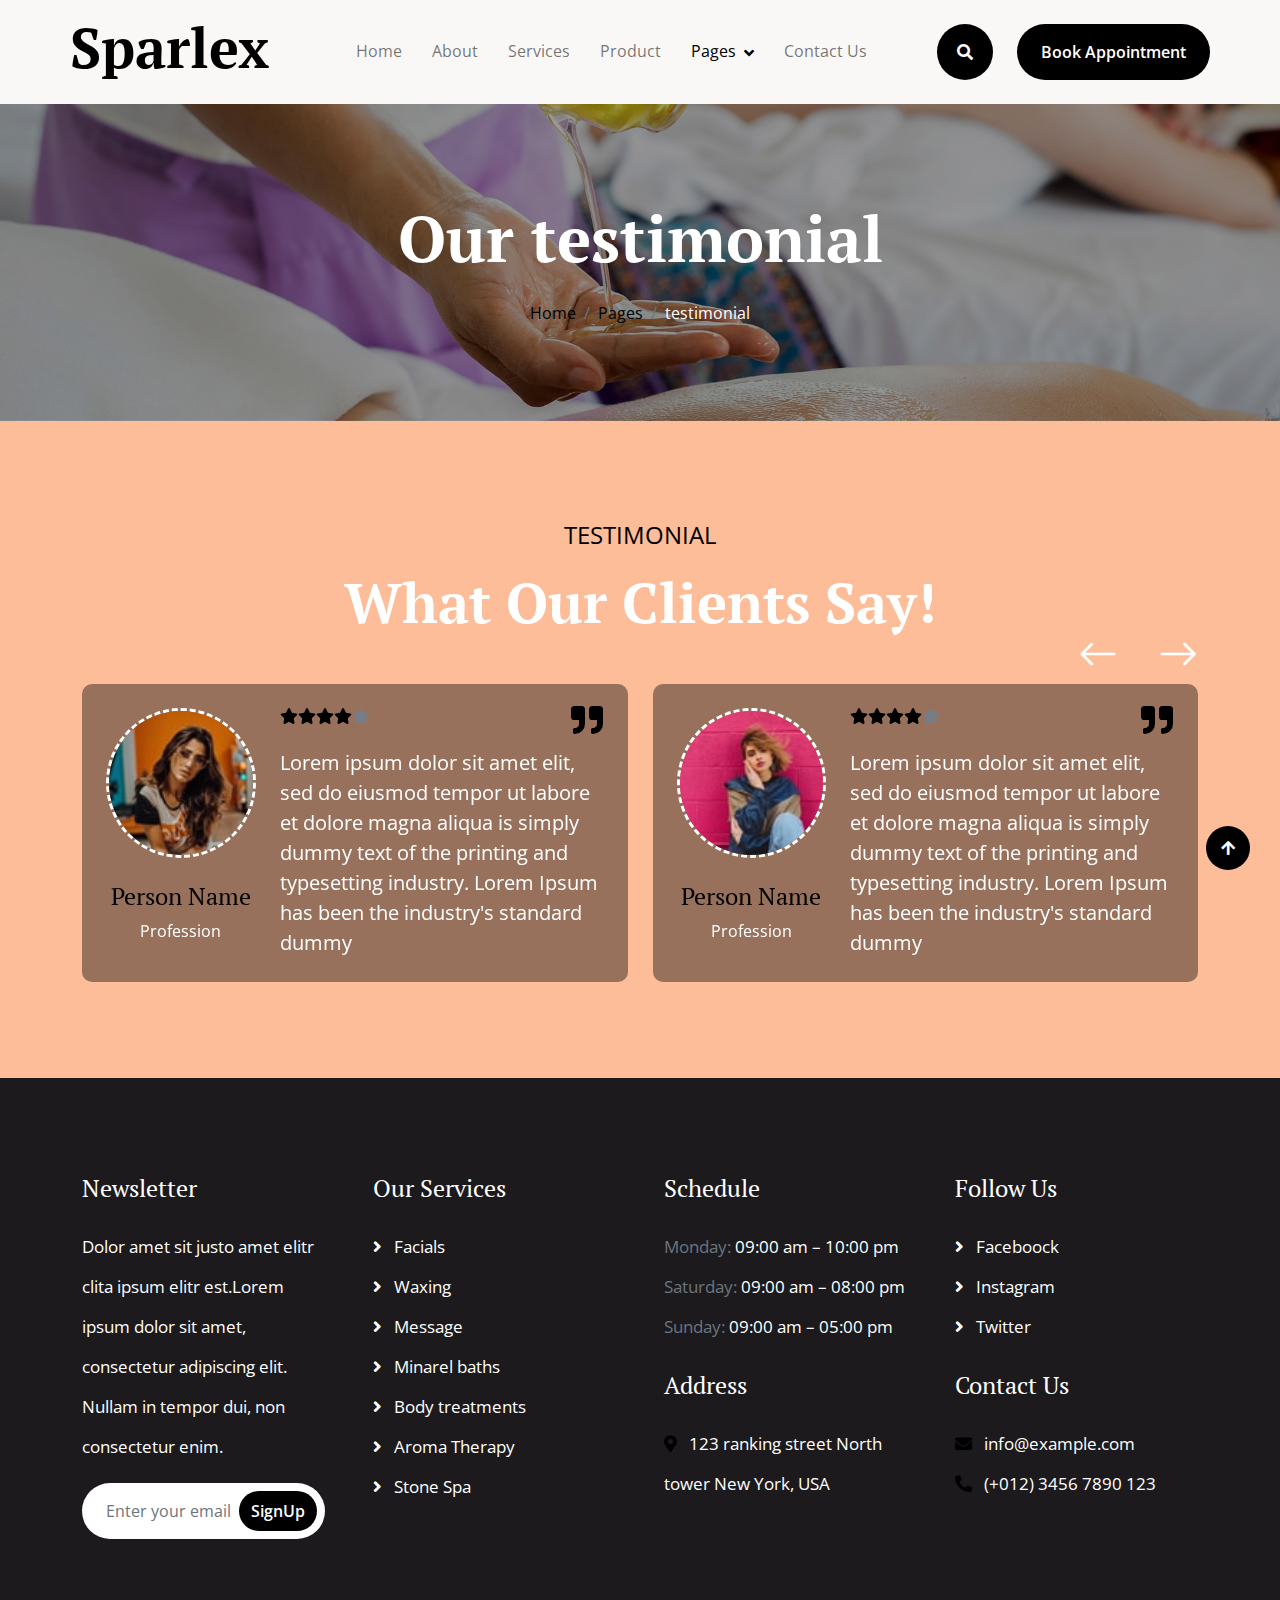
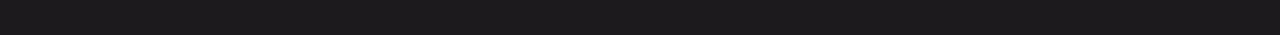
<file: userpanel/testimonial.html>
<!DOCTYPE html>
<html lang="en">

    <head>
        <meta charset="utf-8">
        <title>Sparlex - Spa Website Template</title>
        <meta content="width=device-width, initial-scale=1.0" name="viewport">
        <meta content="" name="keywords">
        <meta content="" name="description">

        <!-- Google Web Fonts -->
        <link rel="preconnect" href="https://fonts.googleapis.com">
        <link rel="preconnect" href="https://fonts.gstatic.com" crossorigin>
        <link href="https://fonts.googleapis.com/css2?family=Open+Sans:wght@400;600&family=PT+Serif:wght@400;700&display=swap" rel="stylesheet"> 

        <!-- Icon Font Stylesheet -->
        <link rel="stylesheet" href="https://use.fontawesome.com/releases/v5.15.4/css/all.css"/>
        <link href="https://cdn.jsdelivr.net/npm/bootstrap-icons@1.4.1/font/bootstrap-icons.css" rel="stylesheet">

        <!-- Libraries Stylesheet -->
        <link href="lib/animate/animate.min.css" rel="stylesheet">
        <link href="lib/lightbox/css/lightbox.min.css" rel="stylesheet">
        <link href="lib/owlcarousel/assets/owl.carousel.min.css" rel="stylesheet">


        <!-- Customized Bootstrap Stylesheet -->
        <link href="css/bootstrap.min.css" rel="stylesheet">

        <!-- Template Stylesheet -->
        <link href="css/style.css" rel="stylesheet">
    </head>

    <body>

        <!-- Spinner Start -->
        <div id="spinner" class="show w-100 vh-100 bg-white position-fixed translate-middle top-50 start-50  d-flex align-items-center justify-content-center">
            <div class="spinner-grow text-primary" role="status"></div>
        </div>
        <!-- Spinner End -->


        <!-- Navbar start -->
        <div class="container-fluid sticky-top px-0">
            <!-- <div class="container-fluid topbar d-none d-lg-block">
                <div class="container px-0">
                    <div class="row align-items-center">
                        <div class="col-lg-8">
                            <div class="d-flex flex-wrap">
                                <a href="#" class="me-4 text-light"><i class="fas fa-map-marker-alt text-primary me-2"></i>Find A Location</a>
                                <a href="#" class="me-4 text-light"><i class="fas fa-phone-alt text-primary me-2"></i>+01234567890</a>
                                <a href="#" class="text-light"><i class="fas fa-envelope text-primary me-2"></i>Example@gmail.com</a>
                            </div>

                        </div>
                        <div class="col-lg-4">
                            <div class="d-flex align-items-center justify-content-end">
                                <a href="#" class="me-3 btn-square border rounded-circle nav-fill"><i class="fab fa-facebook-f"></i></a>
                                <a href="#" class="me-3 btn-square border rounded-circle nav-fill"><i class="fab fa-twitter"></i></a>
                                <a href="#" class="me-3 btn-square border rounded-circle nav-fill"><i class="fab fa-instagram"></i></a>
                                <a href="#" class="btn-square border rounded-circle nav-fill"><i class="fab fa-linkedin-in"></i></a>
                            </div>
                        </div>
                    </div>
                </div>
            </div> -->
            <div class="container-fluid bg-light">
                <div class="container px-0">
                    <nav class="navbar navbar-light navbar-expand-xl">
                        <a href="index.html" class="navbar-brand">
                            <h1 class="text-primary display-4">Sparlex</h1>
                        </a>
                        <button class="navbar-toggler py-2 px-3" type="button" data-bs-toggle="collapse" data-bs-target="#navbarCollapse">
                            <span class="fa fa-bars text-primary"></span>
                        </button>
                        <div class="collapse navbar-collapse bg-light py-3" id="navbarCollapse">
                            <div class="navbar-nav mx-auto border-top">
                                <a href="index.html" class="nav-item nav-link">Home</a>
                                <a href="about.html" class="nav-item nav-link">About</a>
                                <a href="service.html" class="nav-item nav-link">Services</a>
                                <a href="product.html" class="nav-item nav-link">Product</a>
                                <div class="nav-item dropdown">
                                    <a href="#" class="nav-link dropdown-toggle active" data-bs-toggle="dropdown">Pages</a>
                                    <div class="dropdown-menu m-0 bg-secondary rounded-0">
                                        <a href="team.html" class="dropdown-item">Team</a>
                                        <a href="testimonial.html" class="dropdown-item active">Testimonial</a>
                                        <a href="gallery.html" class="dropdown-item">Gallery</a>
                                        <a href="appointment.html" class="dropdown-item">Appointment</a>
                                        <a href="404.html" class="dropdown-item">404 page</a>
                                    </div>
                                </div>
                                <a href="contact.html" class="nav-item nav-link">Contact Us</a>
                            </div>
                            <div class="d-flex align-items-center flex-nowrap pt-xl-0">
                                <button class="btn-search btn btn-primary btn-primary-outline-0 rounded-circle btn-lg-square" data-bs-toggle="modal" data-bs-target="#searchModal"><i class="fas fa-search"></i></button>
                                <a href="index.html" class="btn btn-primary btn-primary-outline-0 rounded-pill py-3 px-4 ms-4">Book Appointment</a>
                            </div>
                        </div>
                    </nav>
                </div>
            </div>
        </div>
        <!-- Navbar End -->


        <!-- Modal Search Start -->
        <div class="modal fade" id="searchModal" tabindex="-1" aria-labelledby="exampleModalLabel" aria-hidden="true">
            <div class="modal-dialog modal-fullscreen">
                <div class="modal-content rounded-0">
                    <div class="modal-header">
                        <h5 class="modal-title" id="exampleModalLabel">Search by keyword</h5>
                        <button type="button" class="btn-close" data-bs-dismiss="modal" aria-label="Close"></button>
                    </div>
                    <div class="modal-body d-flex align-items-center">
                        <div class="input-group w-75 mx-auto d-flex">
                            <input type="search" class="form-control p-3" placeholder="keywords" aria-describedby="search-icon-1">
                            <span id="search-icon-1" class="input-group-text p-3"><i class="fa fa-search"></i></span>
                        </div>
                    </div>
                </div>
            </div>
        </div>
        <!-- Modal Search End -->



        <!-- Header Start -->
        <div class="container-fluid bg-breadcrumb py-5">
            <div class="container text-center py-5">
                <h3 class="text-white display-3 mb-4">Our testimonial</h1>
                <ol class="breadcrumb justify-content-center mb-0">
                    <li class="breadcrumb-item"><a href="index.html">Home</a></li>
                    <li class="breadcrumb-item"><a href="#">Pages</a></li>
                    <li class="breadcrumb-item active text-white">testimonial</li>
                </ol>    
            </div>
        </div>
        <!-- Header End -->

        
        <!-- Testimonial Start -->
        <div class="container-fluid testimonial py-5" style="background: var(--bs-secondary);">
            <div class="container py-5">
                <div class="text-center mx-auto mb-5" style="max-width: 800px;">
                    <p class="fs-4 text-uppercase text-primary">Testimonial</p>
                    <h1 class="display-4 mb-4 text-white">What Our Clients Say!</h1>
                </div>
                <div class="owl-carousel testimonial-carousel">
                    <div class="testimonial-item rounded p-4">
                        <div class="row">
                            <div class="col-4">
                                <div class="d-flex flex-column mx-auto">
                                    <div class="rounded-circle mb-4" style="border: dashed; border-color: var(--bs-white);">
                                        <img src="img/testimonial-1.jpg" class="img-fluid rounded-circle" alt="">
                                    </div>
                                    <div class="text-center">
                                        <h4 class="mb-2 text-primary">Person Name</h4>
                                        <p class="m-0 text-white">Profession</p>
                                    </div>
                                </div>
                            </div>
                            <div class="col-8">
                                <div class="position-absolute" style="top: 20px; right: 25px;">
                                    <i class="fa fa-quote-right fa-2x text-secondary"></i>
                                </div>
                                <div class="testimonial-content">
                                    <div class="d-flex mb-4">
                                        <i class="fas fa-star text-primary"></i>
                                        <i class="fas fa-star text-primary"></i>
                                        <i class="fas fa-star text-primary"></i>
                                        <i class="fas fa-star text-primary"></i>
                                        <i class="fas fa-star"></i>
                                    </div>
                                    <p class="fs-5 mb-0 text-white">Lorem ipsum dolor sit amet elit, sed do eiusmod tempor ut labore et dolore magna aliqua is simply dummy text of the printing and typesetting industry. Lorem Ipsum has been the industry's standard dummy
                                    </p>
                                </div>
                            </div>
                        </div>
                    </div>
                    <div class="testimonial-item rounded p-4">
                        <div class="row">
                            <div class="col-4">
                                <div class="d-flex flex-column mx-auto">
                                    <div class="rounded-circle mb-4" style="border: dashed; border-color: var(--bs-white);">
                                        <img src="img/testimonial-2.jpg" class="img-fluid rounded-circle" alt="">
                                    </div>
                                    <div class="text-center">
                                        <h4 class="mb-2 text-primary">Person Name</h4>
                                        <p class="m-0 text-white">Profession</p>
                                    </div>
                                </div>
                            </div>
                            <div class="col-8">
                                <div class="position-absolute" style="top: 20px; right: 25px;">
                                    <i class="fa fa-quote-right fa-2x text-secondary"></i>
                                </div>
                                <div class="testimonial-content">
                                    <div class="d-flex mb-4">
                                        <i class="fas fa-star text-primary"></i>
                                        <i class="fas fa-star text-primary"></i>
                                        <i class="fas fa-star text-primary"></i>
                                        <i class="fas fa-star text-primary"></i>
                                        <i class="fas fa-star"></i>
                                    </div>
                                    <p class="fs-5 mb-0 text-white">Lorem ipsum dolor sit amet elit, sed do eiusmod tempor ut labore et dolore magna aliqua is simply dummy text of the printing and typesetting industry. Lorem Ipsum has been the industry's standard dummy
                                    </p>
                                </div>
                            </div>
                        </div>
                    </div>
                    <div class="testimonial-item rounded p-4">
                        <div class="row">
                            <div class="col-4">
                                <div class="d-flex flex-column mx-auto">
                                    <div class="rounded-circle mb-4" style="border: dashed; border-color: var(--bs-white);">
                                        <img src="img/testimonial-3.jpg" class="img-fluid rounded-circle" alt="">
                                    </div>
                                    <div class="text-center">
                                        <h4 class="mb-2 text-primary">Person Name</h4>
                                        <p class="m-0 text-white">Profession</p>
                                    </div>
                                </div>
                            </div>
                            <div class="col-8">
                                <div class="position-absolute" style="top: 20px; right: 25px;">
                                    <i class="fa fa-quote-right fa-2x text-secondary"></i>
                                </div>
                                <div class="testimonial-content">
                                    <div class="d-flex mb-4">
                                        <i class="fas fa-star text-primary"></i>
                                        <i class="fas fa-star text-primary"></i>
                                        <i class="fas fa-star text-primary"></i>
                                        <i class="fas fa-star text-primary"></i>
                                        <i class="fas fa-star"></i>
                                    </div>
                                    <p class="fs-5 mb-0 text-white">Lorem ipsum dolor sit amet elit, sed do eiusmod tempor ut labore et dolore magna aliqua is simply dummy text of the printing and typesetting industry. Lorem Ipsum has been the industry's standard dummy
                                    </p>
                                </div>
                            </div>
                        </div>
                    </div>
                </div>
            </div>
        </div>
        <!-- Testimonial End -->



        <!-- Footer Start -->
        <div class="container-fluid footer py-5">
            <div class="container py-5">
                <div class="row g-5">
                    <div class="col-md-6 col-lg-6 col-xl-3">
                        <div class="footer-item">
                            <h4 class="mb-4 text-white">Newsletter</h4>
                            <p class="text-white">Dolor amet sit justo amet elitr clita ipsum elitr est.Lorem ipsum dolor sit amet, consectetur adipiscing elit. Nullam in tempor dui, non consectetur enim.</p>
                            <div class="position-relative mx-auto rounded-pill">
                                <input class="form-control rounded-pill border-0 w-100 py-3 ps-4 pe-5" type="text" placeholder="Enter your email">
                                <button type="button" class="btn btn-primary btn-primary-outline-0 rounded-pill position-absolute top-0 end-0 py-2 mt-2 me-2">SignUp</button>
                            </div>
                        </div>
                    </div>
                    <div class="col-md-6 col-lg-6 col-xl-3">
                        <div class="footer-item d-flex flex-column">
                            <h4 class="mb-4 text-white">Our Services</h4>
                            <a href=""><i class="fas fa-angle-right me-2"></i> Facials</a>
                            <a href=""><i class="fas fa-angle-right me-2"></i> Waxing</a>
                            <a href=""><i class="fas fa-angle-right me-2"></i> Message</a>
                            <a href=""><i class="fas fa-angle-right me-2"></i> Minarel baths</a>
                            <a href=""><i class="fas fa-angle-right me-2"></i> Body treatments</a>
                            <a href=""><i class="fas fa-angle-right me-2"></i> Aroma Therapy</a>
                            <a href=""><i class="fas fa-angle-right me-2"></i> Stone Spa</a>
                        </div>
                    </div>
                    <div class="col-md-6 col-lg-6 col-xl-3">
                        <div class="footer-item d-flex flex-column">
                            <h4 class="mb-4 text-white">Schedule</h4>
                            <p class="text-muted mb-0">Monday: <span class="text-white"> 09:00 am – 10:00 pm</span></p>
                            <p class="text-muted mb-0">Saturday: <span class="text-white"> 09:00 am – 08:00 pm</span></p>
                            <p class="text-muted mb-0">Sunday: <span class="text-white"> 09:00 am – 05:00 pm</span></p>
                            <h4 class="my-4 text-white">Address</h4>
                            <p class="mb-0"><i class="fas fa-map-marker-alt text-primary me-2"></i> 123 ranking street North tower New York, USA</p>
                        </div>
                    </div>
                    <div class="col-md-6 col-lg-6 col-xl-3">
                        <div class="footer-item d-flex flex-column">
                            <h4 class="mb-4 text-white">Follow Us</h4>
                            <a href=""><i class="fas fa-angle-right me-2"></i> Faceboock</a>
                            <a href=""><i class="fas fa-angle-right me-2"></i> Instagram</a>
                            <a href=""><i class="fas fa-angle-right me-2"></i> Twitter</a>
                            <h4 class="my-4 text-white">Contact Us</h4>
                            <p class="mb-0"><i class="fas fa-envelope text-primary me-2"></i> info@example.com</p>
                            <p class="mb-0"><i class="fas fa-phone-alt text-primary me-2"></i> (+012) 3456 7890 123</p>
                        </div>
                    </div>
                </div>
            </div>
        </div>
        <!-- Footer End -->


        <!-- Back to Top -->
        <a href="#" class="btn btn-primary btn-primary-outline-0 btn-md-square rounded-circle back-to-top"><i class="fa fa-arrow-up"></i></a>   

        
    <!-- JavaScript Libraries -->
    <script src="https://ajax.googleapis.com/ajax/libs/jquery/3.6.4/jquery.min.js"></script>
    <script src="https://cdn.jsdelivr.net/npm/bootstrap@5.0.0/dist/js/bootstrap.bundle.min.js"></script>
    <script src="lib/wow/wow.min.js"></script>
    <script src="lib/easing/easing.min.js"></script>
    <script src="lib/waypoints/waypoints.min.js"></script>
    <script src="lib/counterup/counterup.min.js"></script>
    <script src="lib/lightbox/js/lightbox.min.js"></script>
    <script src="lib/owlcarousel/owl.carousel.min.js"></script>

    <!-- Template Javascript -->
    <script src="js/main.js"></script>
    </body>

</html>
</file>
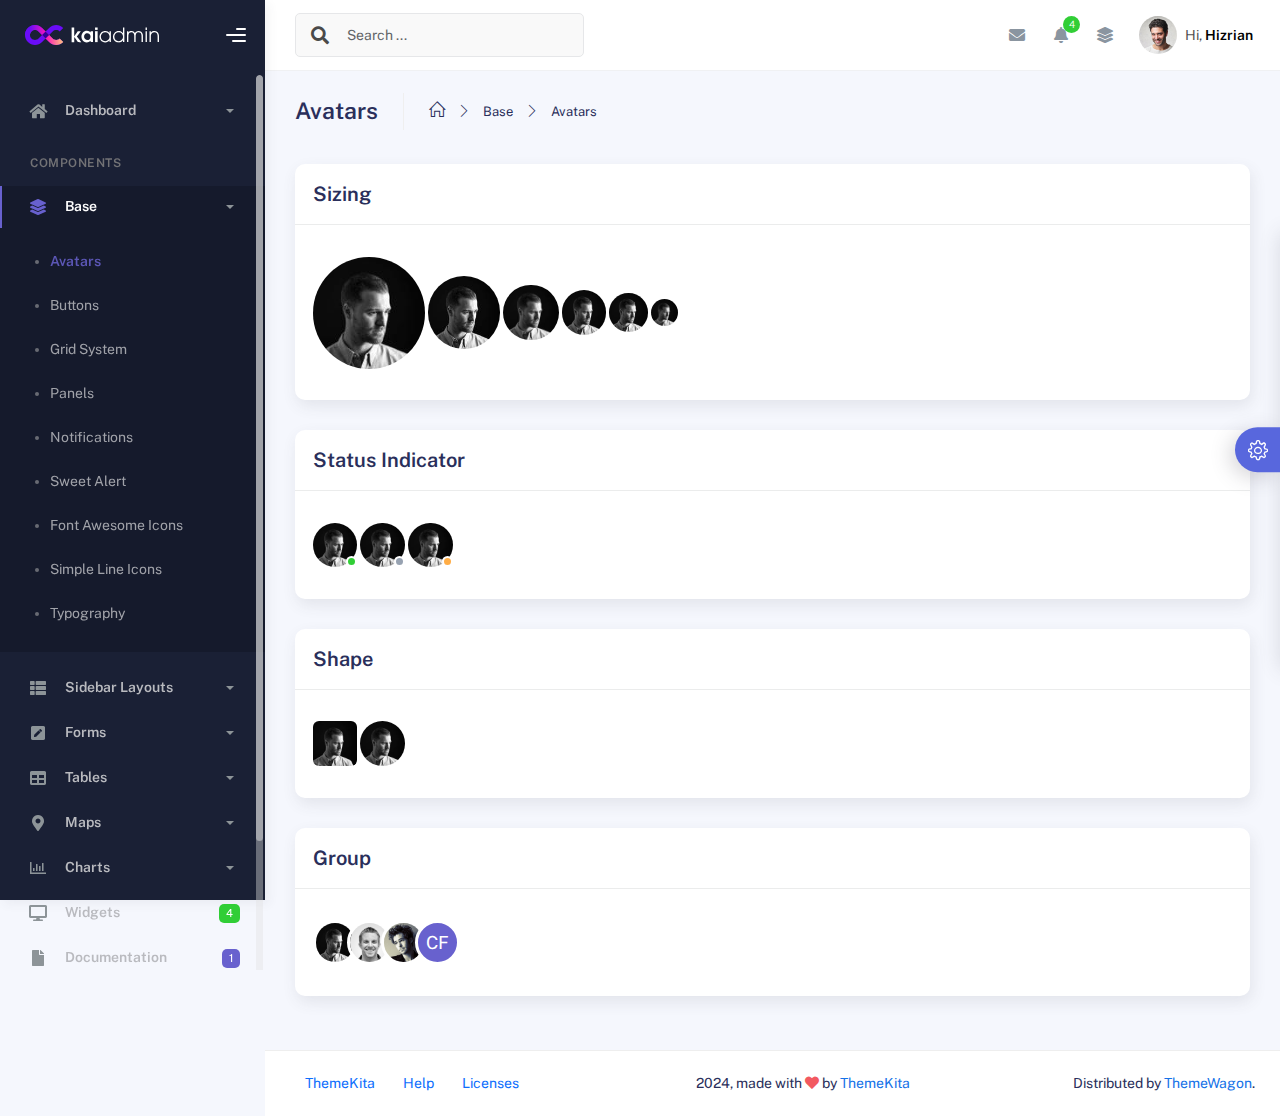
<file: adminpanel/components/avatars.html>
<!DOCTYPE html>
<html lang="en">
<head>
	<meta http-equiv="X-UA-Compatible" content="IE=edge" />
	<title>Avatars - Kaiadmin Bootstrap 5 Admin Dashboard</title>
	<meta content='width=device-width, initial-scale=1.0, shrink-to-fit=no' name='viewport' />
	<link rel="icon" href="../assets/img/kaiadmin/favicon.ico" type="image/x-icon"/>

	<!-- Fonts and icons -->
	<script src="../assets/js/plugin/webfont/webfont.min.js"></script>
	<script>
		WebFont.load({
			google: {"families":["Public Sans:300,400,500,600,700"]},
			custom: {"families":["Font Awesome 5 Solid", "Font Awesome 5 Regular", "Font Awesome 5 Brands", "simple-line-icons"], urls: ['../assets/css/fonts.min.css']},
			active: function() {
				sessionStorage.fonts = true;
			}
		});
	</script>

	<!-- CSS Files -->
	<link rel="stylesheet" href="../assets/css/bootstrap.min.css">
	<link rel="stylesheet" href="../assets/css/plugins.min.css">
	<link rel="stylesheet" href="../assets/css/kaiadmin.min.css">

	<!-- CSS Just for demo purpose, don't include it in your project -->
	<link rel="stylesheet" href="../assets/css/demo.css">
</head>
<body>
	<div class="wrapper">
		<!-- Sidebar -->
		<div class="sidebar" data-background-color="dark">
			<div class="sidebar-logo">
				<!-- Logo Header -->
				<div class="logo-header" data-background-color="dark">

					<a href="../index.html" class="logo">
						<img src="../assets/img/kaiadmin/logo_light.svg" alt="navbar brand" class="navbar-brand" height="20">
					</a>
					<div class="nav-toggle">
						<button class="btn btn-toggle toggle-sidebar">
							<i class="gg-menu-right"></i>
						</button>
						<button class="btn btn-toggle sidenav-toggler">
							<i class="gg-menu-left"></i>
						</button>
					</div>
					<button class="topbar-toggler more">
						<i class="gg-more-vertical-alt"></i>
					</button>
				</div>
				<!-- End Logo Header -->	
			</div>	
			<div class="sidebar-wrapper scrollbar scrollbar-inner">
				<div class="sidebar-content">
					<ul class="nav nav-secondary">
						<li class="nav-item">
							<a data-bs-toggle="collapse" href="#dashboard" class="collapsed" aria-expanded="false">
								<i class="fas fa-home"></i>
								<p>Dashboard</p>
								<span class="caret"></span>
							</a>
							<div class="collapse" id="dashboard">
								<ul class="nav nav-collapse">
									<li>
										<a href="../../demo1/index.html">
											<span class="sub-item">Dashboard 1</span>
										</a>
									</li>
								</ul>
							</div>
						</li>
						<li class="nav-section">
							<span class="sidebar-mini-icon">
								<i class="fa fa-ellipsis-h"></i>
							</span>
							<h4 class="text-section">Components</h4>
						</li>
						<li class="nav-item active submenu">
							<a data-bs-toggle="collapse" href="#base">
								<i class="fas fa-layer-group"></i>
								<p>Base</p>
								<span class="caret"></span>
							</a>
							<div class="collapse show" id="base">
								<ul class="nav nav-collapse">
									<li class="active">
										<a href="../components/avatars.html">
											<span class="sub-item">Avatars</span>
										</a>
									</li>
									<li>
										<a href="../components/buttons.html">
											<span class="sub-item">Buttons</span>
										</a>
									</li>
									<li>
										<a href="../components/gridsystem.html">
											<span class="sub-item">Grid System</span>
										</a>
									</li>
									<li>
										<a href="../components/panels.html">
											<span class="sub-item">Panels</span>
										</a>
									</li>
									<li>
										<a href="../components/notifications.html">
											<span class="sub-item">Notifications</span>
										</a>
									</li>
									<li>
										<a href="../components/sweetalert.html">
											<span class="sub-item">Sweet Alert</span>
										</a>
									</li>
									<li>
										<a href="../components/font-awesome-icons.html">
											<span class="sub-item">Font Awesome Icons</span>
										</a>
									</li>
									<li>
										<a href="../components/simple-line-icons.html">
											<span class="sub-item">Simple Line Icons</span>
										</a>
									</li>
									<li>
										<a href="../components/typography.html">
											<span class="sub-item">Typography</span>
										</a>
									</li>
								</ul>
							</div>
						</li>
						<li class="nav-item">
							<a data-bs-toggle="collapse" href="#sidebarLayouts">
								<i class="fas fa-th-list"></i>
								<p>Sidebar Layouts</p>
								<span class="caret"></span>
							</a>
							<div class="collapse" id="sidebarLayouts">
								<ul class="nav nav-collapse">
									<li>
										<a href="../sidebar-style-2.html">
											<span class="sub-item">Sidebar Style 2</span>
										</a>
									</li>
									<li>
										<a href="../icon-menu.html">
											<span class="sub-item">Icon Menu</span>
										</a>
									</li>
								</ul>
							</div>
						</li>
						<li class="nav-item">
							<a data-bs-toggle="collapse" href="#forms">
								<i class="fas fa-pen-square"></i>
								<p>Forms</p>
								<span class="caret"></span>
							</a>
							<div class="collapse" id="forms">
								<ul class="nav nav-collapse">
									<li>
										<a href="../forms/forms.html">
											<span class="sub-item">Basic Form</span>
										</a>
									</li>
								</ul>
							</div>
						</li>
						<li class="nav-item">
							<a data-bs-toggle="collapse" href="#tables">
								<i class="fas fa-table"></i>
								<p>Tables</p>
								<span class="caret"></span>
							</a>
							<div class="collapse" id="tables">
								<ul class="nav nav-collapse">
									<li>
										<a href="../tables/tables.html">
											<span class="sub-item">Basic Table</span>
										</a>
									</li>
									<li>
										<a href="../tables/datatables.html">
											<span class="sub-item">Datatables</span>
										</a>
									</li>
								</ul>
							</div>
						</li>
						<li class="nav-item">
							<a data-bs-toggle="collapse" href="#maps">
								<i class="fas fa-map-marker-alt"></i>
								<p>Maps</p>
								<span class="caret"></span>
							</a>
							<div class="collapse" id="maps">
								<ul class="nav nav-collapse">
									<li>
										<a href="../maps/googlemaps.html">
											<span class="sub-item">Google Maps</span>
										</a>
									</li>
									<li>
										<a href="../maps/jsvectormap.html">
											<span class="sub-item">Jsvectormap</span>
										</a>
									</li>
								</ul>
							</div>
						</li>
						<li class="nav-item">
							<a data-bs-toggle="collapse" href="#charts">
								<i class="far fa-chart-bar"></i>
								<p>Charts</p>
								<span class="caret"></span>
							</a>
							<div class="collapse" id="charts">
								<ul class="nav nav-collapse">
									<li>
										<a href="../charts/charts.html">
											<span class="sub-item">Chart Js</span>
										</a>
									</li>
									<li>
										<a href="../charts/sparkline.html">
											<span class="sub-item">Sparkline</span>
										</a>
									</li>
								</ul>
							</div>
						</li>
						<li class="nav-item">
							<a href="../widgets.html">
								<i class="fas fa-desktop"></i>
								<p>Widgets</p>
								<span class="badge badge-success">4</span>
							</a>
						</li>
						<li class="nav-item">
							<a href="../../../documentation/index.html">
							  <i class="fas fa-file"></i>
							  <p>Documentation</p>
							  <span class="badge badge-secondary">1</span>
							</a>
						</li>
						<li class="nav-item">
							<a data-bs-toggle="collapse" href="#submenu">
								<i class="fas fa-bars"></i>
								<p>Menu Levels</p>
								<span class="caret"></span>
							</a>
							<div class="collapse" id="submenu">
								<ul class="nav nav-collapse">
									<li>
										<a data-bs-toggle="collapse" href="#subnav1">
											<span class="sub-item">Level 1</span>
											<span class="caret"></span>
										</a>
										<div class="collapse" id="subnav1">
											<ul class="nav nav-collapse subnav">
												<li>
													<a href="#">
														<span class="sub-item">Level 2</span>
													</a>
												</li>
												<li>
													<a href="#">
														<span class="sub-item">Level 2</span>
													</a>
												</li>
											</ul>
										</div>
									</li>
									<li>
										<a data-bs-toggle="collapse" href="#subnav2">
											<span class="sub-item">Level 1</span>
											<span class="caret"></span>
										</a>
										<div class="collapse" id="subnav2">
											<ul class="nav nav-collapse subnav">
												<li>
													<a href="#">
														<span class="sub-item">Level 2</span>
													</a>
												</li>
											</ul>
										</div>
									</li>
									<li>
										<a href="#">
											<span class="sub-item">Level 1</span>
										</a>
									</li>
								</ul>
							</div>
						</li>
					</ul>
				</div>
			</div>
		</div>
		<!-- End Sidebar -->

		<div class="main-panel">
			<div class="main-header">
				<div class="main-header-logo">
					<!-- Logo Header -->
					<div class="logo-header" data-background-color="dark">

						<a href="../index.html" class="logo">
							<img src="../assets/img/kaiadmin/logo_light.svg" alt="navbar brand" class="navbar-brand" height="20">
						</a>
						<div class="nav-toggle">
							<button class="btn btn-toggle toggle-sidebar">
								<i class="gg-menu-right"></i>
							</button>
							<button class="btn btn-toggle sidenav-toggler">
								<i class="gg-menu-left"></i>
							</button>
						</div>
						<button class="topbar-toggler more">
							<i class="gg-more-vertical-alt"></i>
						</button>

					</div>
					<!-- End Logo Header -->
				</div>
				<!-- Navbar Header -->
				<nav class="navbar navbar-header navbar-header-transparent navbar-expand-lg border-bottom">

					<div class="container-fluid">
						<nav class="navbar navbar-header-left navbar-expand-lg navbar-form nav-search p-0 d-none d-lg-flex">
							<div class="input-group">
								<div class="input-group-prepend">
									<button type="submit" class="btn btn-search pe-1">
										<i class="fa fa-search search-icon"></i>
									</button>
								</div>
								<input type="text" placeholder="Search ..." class="form-control">
							</div>
						</nav>

						<ul class="navbar-nav topbar-nav ms-md-auto align-items-center">
							<li class="nav-item topbar-icon dropdown hidden-caret d-flex d-lg-none">
								<a class="nav-link dropdown-toggle" data-bs-toggle="dropdown" href="#" role="button" aria-expanded="false" aria-haspopup="true">
									<i class="fa fa-search"></i>
								</a>
								<ul class="dropdown-menu dropdown-search animated fadeIn">
									<form class="navbar-left navbar-form nav-search">
										<div class="input-group">
											<input type="text" placeholder="Search ..." class="form-control">
										</div>
									</form>
								</ul>
							</li>
							<li class="nav-item topbar-icon dropdown hidden-caret">
								<a class="nav-link dropdown-toggle" href="#" id="messageDropdown" role="button" data-bs-toggle="dropdown" aria-haspopup="true" aria-expanded="false">
									<i class="fa fa-envelope"></i>
								</a>
								<ul class="dropdown-menu messages-notif-box animated fadeIn" aria-labelledby="messageDropdown">
									<li>
										<div class="dropdown-title d-flex justify-content-between align-items-center">
											Messages 									
											<a href="#" class="small">Mark all as read</a>
										</div>
									</li>
									<li>
										<div class="message-notif-scroll scrollbar-outer">
											<div class="notif-center">
												<a href="#">
													<div class="notif-img"> 
														<img src="../assets/img/jm_denis.jpg" alt="Img Profile">
													</div>
													<div class="notif-content">
														<span class="subject">Jimmy Denis</span>
														<span class="block">
															How are you ?
														</span>
														<span class="time">5 minutes ago</span> 
													</div>
												</a>
												<a href="#">
													<div class="notif-img"> 
														<img src="../assets/img/chadengle.jpg" alt="Img Profile">
													</div>
													<div class="notif-content">
														<span class="subject">Chad</span>
														<span class="block">
															Ok, Thanks !
														</span>
														<span class="time">12 minutes ago</span> 
													</div>
												</a>
												<a href="#">
													<div class="notif-img"> 
														<img src="../assets/img/mlane.jpg" alt="Img Profile">
													</div>
													<div class="notif-content">
														<span class="subject">Jhon Doe</span>
														<span class="block">
															Ready for the meeting today...
														</span>
														<span class="time">12 minutes ago</span> 
													</div>
												</a>
												<a href="#">
													<div class="notif-img"> 
														<img src="../assets/img/talha.jpg" alt="Img Profile">
													</div>
													<div class="notif-content">
														<span class="subject">Talha</span>
														<span class="block">
															Hi, Apa Kabar ?
														</span>
														<span class="time">17 minutes ago</span> 
													</div>
												</a>
											</div>
										</div>
									</li>
									<li>
										<a class="see-all" href="javascript:void(0);">See all messages<i class="fa fa-angle-right"></i> </a>
									</li>
								</ul>
							</li>
							<li class="nav-item topbar-icon dropdown hidden-caret">
								<a class="nav-link dropdown-toggle" href="#" id="notifDropdown" role="button" data-bs-toggle="dropdown" aria-haspopup="true" aria-expanded="false">
									<i class="fa fa-bell"></i>
									<span class="notification">4</span>
								</a>
								<ul class="dropdown-menu notif-box animated fadeIn" aria-labelledby="notifDropdown">
									<li>
										<div class="dropdown-title">You have 4 new notification</div>
									</li>
									<li>
										<div class="notif-scroll scrollbar-outer">
											<div class="notif-center">
												<a href="#">
													<div class="notif-icon notif-primary"> <i class="fa fa-user-plus"></i> </div>
													<div class="notif-content">
														<span class="block">
															New user registered
														</span>
														<span class="time">5 minutes ago</span> 
													</div>
												</a>
												<a href="#">
													<div class="notif-icon notif-success"> <i class="fa fa-comment"></i> </div>
													<div class="notif-content">
														<span class="block">
															Rahmad commented on Admin
														</span>
														<span class="time">12 minutes ago</span> 
													</div>
												</a>
												<a href="#">
													<div class="notif-img"> 
														<img src="../assets/img/profile2.jpg" alt="Img Profile">
													</div>
													<div class="notif-content">
														<span class="block">
															Reza send messages to you
														</span>
														<span class="time">12 minutes ago</span> 
													</div>
												</a>
												<a href="#">
													<div class="notif-icon notif-danger"> <i class="fa fa-heart"></i> </div>
													<div class="notif-content">
														<span class="block">
															Farrah liked Admin
														</span>
														<span class="time">17 minutes ago</span> 
													</div>
												</a>
											</div>
										</div>
									</li>
									<li>
										<a class="see-all" href="javascript:void(0);">See all notifications<i class="fa fa-angle-right"></i> </a>
									</li>
								</ul>
							</li>
							<li class="nav-item topbar-icon dropdown hidden-caret">
								<a class="nav-link" data-bs-toggle="dropdown" href="#" aria-expanded="false">
									<i class="fas fa-layer-group"></i>
								</a>
								<div class="dropdown-menu quick-actions animated fadeIn">
									<div class="quick-actions-header">
										<span class="title mb-1">Quick Actions</span>
										<span class="subtitle op-7">Shortcuts</span>
									</div>
									<div class="quick-actions-scroll scrollbar-outer">
										<div class="quick-actions-items">
											<div class="row m-0">
												<a class="col-6 col-md-4 p-0" href="#">
													<div class="quick-actions-item">
														<div class="avatar-item bg-danger rounded-circle">
															<i class="far fa-calendar-alt"></i>
														</div>
														<span class="text">Calendar</span>
													</div>
												</a>
												<a class="col-6 col-md-4 p-0" href="#">
													<div class="quick-actions-item">
														<div class="avatar-item bg-warning rounded-circle">
															<i class="fas fa-map"></i>
														</div>
														<span class="text">Maps</span>
													</div>
												</a>
												<a class="col-6 col-md-4 p-0" href="#">
													<div class="quick-actions-item">
														<div class="avatar-item bg-info rounded-circle">
															<i class="fas fa-file-excel"></i>
														</div>
														<span class="text">Reports</span>
													</div>
												</a>
												<a class="col-6 col-md-4 p-0" href="#">
													<div class="quick-actions-item">
														<div class="avatar-item bg-success rounded-circle">
															<i class="fas fa-envelope"></i>
														</div>
														<span class="text">Emails</span>
													</div>
												</a>
												<a class="col-6 col-md-4 p-0" href="#">
													<div class="quick-actions-item">
														<div class="avatar-item bg-primary rounded-circle">
															<i class="fas fa-file-invoice-dollar"></i>
														</div>
														<span class="text">Invoice</span>
													</div>
												</a>
												<a class="col-6 col-md-4 p-0" href="#">
													<div class="quick-actions-item">
														<div class="avatar-item bg-secondary rounded-circle">
															<i class="fas fa-credit-card"></i>
														</div>
														<span class="text">Payments</span>
													</div>
												</a>
											</div>
										</div>
									</div>
								</div>
							</li>
							
							<li class="nav-item topbar-user dropdown hidden-caret">
								<a class="dropdown-toggle profile-pic" data-bs-toggle="dropdown" href="#" aria-expanded="false">
									<div class="avatar-sm">
										<img src="../assets/img/profile.jpg" alt="..." class="avatar-img rounded-circle">
									</div>
									<span class="profile-username">
										<span class="op-7">Hi,</span> <span class="fw-bold">Hizrian</span>
									</span>
								</a>
								<ul class="dropdown-menu dropdown-user animated fadeIn">
									<div class="dropdown-user-scroll scrollbar-outer">
										<li>
											<div class="user-box">
												<div class="avatar-lg"><img src="../assets/img/profile.jpg" alt="image profile" class="avatar-img rounded"></div>
												<div class="u-text">
													<h4>Hizrian</h4>
													<p class="text-muted">hello@example.com</p><a href="profile.html" class="btn btn-xs btn-secondary btn-sm">View Profile</a>
												</div>
											</div>
										</li>
										<li>
											<div class="dropdown-divider"></div>
											<a class="dropdown-item" href="#">My Profile</a>
											<a class="dropdown-item" href="#">My Balance</a>
											<a class="dropdown-item" href="#">Inbox</a>
											<div class="dropdown-divider"></div>
											<a class="dropdown-item" href="#">Account Setting</a>
											<div class="dropdown-divider"></div>
											<a class="dropdown-item" href="#">Logout</a>
										</li>
									</div>
								</ul>
							</li>
						</ul>
					</div>
				</nav>
				<!-- End Navbar -->
			</div>
			
			<div class="container">
				<div class="page-inner">
					<div class="page-header">
						<h3 class="fw-bold mb-3">Avatars</h3>
						<ul class="breadcrumbs mb-3">
							<li class="nav-home">
								<a href="#">
									<i class="icon-home"></i>
								</a>
							</li>
							<li class="separator">
								<i class="icon-arrow-right"></i>
							</li>
							<li class="nav-item">
								<a href="#">Base</a>
							</li>
							<li class="separator">
								<i class="icon-arrow-right"></i>
							</li>
							<li class="nav-item">
								<a href="#">Avatars</a>
							</li>
						</ul>
					</div>
					<div class="row">
						<div class="col-md-12">
							<div class="card">
								<div class="card-header">
									<h4 class="card-title">Sizing</h4>

								</div>
								<div class="card-body">
									<p class="demo">
										<div class="avatar avatar-xxl">
											<img src="../assets/img/jm_denis.jpg" alt="..." class="avatar-img rounded-circle">
										</div>

										<div class="avatar avatar-xl">
											<img src="../assets/img/jm_denis.jpg" alt="..." class="avatar-img rounded-circle">
										</div>

										<div class="avatar avatar-lg">
											<img src="../assets/img/jm_denis.jpg" alt="..." class="avatar-img rounded-circle">
										</div>

										<div class="avatar">
											<img src="../assets/img/jm_denis.jpg" alt="..." class="avatar-img rounded-circle">
										</div>

										<div class="avatar avatar-sm">
											<img src="../assets/img/jm_denis.jpg" alt="..." class="avatar-img rounded-circle">
										</div>

										<div class="avatar avatar-xs">
											<img src="../assets/img/jm_denis.jpg" alt="..." class="avatar-img rounded-circle">
										</div>
									</p>
								</div>
							</div>
						</div>
						<div class="col-md-12">
							<div class="card">
								<div class="card-header">
									<h4 class="card-title">Status Indicator</h4>

								</div>
								<div class="card-body">
									<p class="demo">
										<div class="avatar avatar-online">
											<img src="../assets/img/jm_denis.jpg" alt="..." class="avatar-img rounded-circle">
										</div>

										<div class="avatar avatar-offline">
											<img src="../assets/img/jm_denis.jpg" alt="..." class="avatar-img rounded-circle">
										</div>

										<div class="avatar avatar-away">
											<img src="../assets/img/jm_denis.jpg" alt="..." class="avatar-img rounded-circle">
										</div>
									</p>
								</div>
							</div>
						</div>
						<div class="col-md-12">
							<div class="card">
								<div class="card-header">
									<h4 class="card-title">Shape</h4>

								</div>
								<div class="card-body">
									<p class="demo">
										<div class="avatar">
											<img src="../assets/img/jm_denis.jpg" alt="..." class="avatar-img rounded">
										</div>

										<div class="avatar">
											<img src="../assets/img/jm_denis.jpg" alt="..." class="avatar-img rounded-circle">
										</div>
									</p>
								</div>
							</div>
						</div>
						<div class="col-md-12">
							<div class="card">
								<div class="card-header">
									<h4 class="card-title">Group</h4>

								</div>
								<div class="card-body">
									<p class="demo">
										<div class="avatar-group">
											<div class="avatar">
												<img src="../assets/img/jm_denis.jpg" alt="..." class="avatar-img rounded-circle border border-white">
											</div>
											<div class="avatar">
												<img src="../assets/img/chadengle.jpg" alt="..." class="avatar-img rounded-circle border border-white">
											</div>
											<div class="avatar">
												<img src="../assets/img/mlane.jpg" alt="..." class="avatar-img rounded-circle border border-white">
											</div>
											<div class="avatar">
												<span class="avatar-title rounded-circle border border-white">CF</span>
											</div>
										</div>
									</p>
								</div>
							</div>
						</div>
					</div>
				</div>
			</div>
			
			<footer class="footer">
				<div class="container-fluid d-flex justify-content-between">
					<nav class="pull-left">
						<ul class="nav">
							<li class="nav-item">
								<a class="nav-link" href="http://www.themekita.com">
									ThemeKita
								</a>
							</li>
							<li class="nav-item">
								<a class="nav-link" href="#"> Help </a>
							</li>
							<li class="nav-item">
								<a class="nav-link" href="#"> Licenses </a>
							</li>
						</ul>
					</nav>
					<div class="copyright">
						2024, made with <i class="fa fa-heart heart text-danger"></i> by
						<a href="http://www.themekita.com">ThemeKita</a>
					</div>
					<div>
						Distributed by
						<a target="_blank" href="https://themewagon.com/">ThemeWagon</a>.
					</div>
				</div>
			</footer>
		</div>
		
		<!-- Custom template | don't include it in your project! -->
		<div class="custom-template">
			<div class="title">Settings</div>
			<div class="custom-content">
				<div class="switcher">
					<div class="switch-block">
						<h4>Logo Header</h4>
						<div class="btnSwitch">
							<button type="button" class=" selected changeLogoHeaderColor" data-color="dark"></button>
							<button type="button" class="selected changeLogoHeaderColor" data-color="blue"></button>
							<button type="button" class="changeLogoHeaderColor" data-color="purple"></button>
							<button type="button" class="changeLogoHeaderColor" data-color="light-blue"></button>
							<button type="button" class="changeLogoHeaderColor" data-color="green"></button>
							<button type="button" class="changeLogoHeaderColor" data-color="orange"></button>
							<button type="button" class="changeLogoHeaderColor" data-color="red"></button>
							<button type="button" class="changeLogoHeaderColor" data-color="white"></button>
							<br/>
							<button type="button" class="changeLogoHeaderColor" data-color="dark2"></button>
							<button type="button" class="changeLogoHeaderColor" data-color="blue2"></button>
							<button type="button" class="changeLogoHeaderColor" data-color="purple2"></button>
							<button type="button" class="changeLogoHeaderColor" data-color="light-blue2"></button>
							<button type="button" class="changeLogoHeaderColor" data-color="green2"></button>
							<button type="button" class="changeLogoHeaderColor" data-color="orange2"></button>
							<button type="button" class="changeLogoHeaderColor" data-color="red2"></button>
						</div>
					</div>
					<div class="switch-block">
						<h4>Navbar Header</h4>
						<div class="btnSwitch">
							<button type="button" class="changeTopBarColor" data-color="dark"></button>
							<button type="button" class="changeTopBarColor" data-color="blue"></button>
							<button type="button" class="changeTopBarColor" data-color="purple"></button>
							<button type="button" class="changeTopBarColor" data-color="light-blue"></button>
							<button type="button" class="changeTopBarColor" data-color="green"></button>
							<button type="button" class="changeTopBarColor" data-color="orange"></button>
							<button type="button" class="changeTopBarColor" data-color="red"></button>
							<button type="button" class="changeTopBarColor" data-color="white"></button>
							<br/>
							<button type="button" class="changeTopBarColor" data-color="dark2"></button>
							<button type="button" class="selected changeTopBarColor" data-color="blue2"></button>
							<button type="button" class="changeTopBarColor" data-color="purple2"></button>
							<button type="button" class="changeTopBarColor" data-color="light-blue2"></button>
							<button type="button" class="changeTopBarColor" data-color="green2"></button>
							<button type="button" class="changeTopBarColor" data-color="orange2"></button>
							<button type="button" class="changeTopBarColor" data-color="red2"></button>
						</div>
					</div>
					<div class="switch-block">
						<h4>Sidebar</h4>
						<div class="btnSwitch">
							<button type="button" class="selected changeSideBarColor" data-color="white"></button>
							<button type="button" class="changeSideBarColor" data-color="dark"></button>
							<button type="button" class="changeSideBarColor" data-color="dark2"></button>
						</div>
					</div>
				</div>
			</div>
			<div class="custom-toggle">
				<i class="icon-settings"></i>
			</div>
		</div>
		<!-- End Custom template -->
	</div>
	<!--   Core JS Files   -->
	<script src="../assets/js/core/jquery-3.7.1.min.js"></script>
	<script src="../assets/js/core/popper.min.js"></script>
	<script src="../assets/js/core/bootstrap.min.js"></script>
	
	<!-- jQuery Scrollbar -->
	<script src="../assets/js/plugin/jquery-scrollbar/jquery.scrollbar.min.js"></script>
	<!-- Moment JS -->
	<script src="../assets/js/plugin/moment/moment.min.js"></script>

	<!-- Chart JS -->
	<script src="../assets/js/plugin/chart.js/chart.min.js"></script>

	<!-- jQuery Sparkline -->
	<script src="../assets/js/plugin/jquery.sparkline/jquery.sparkline.min.js"></script>

	<!-- Chart Circle -->
	<script src="../assets/js/plugin/chart-circle/circles.min.js"></script>

	<!-- Datatables -->
	<script src="../assets/js/plugin/datatables/datatables.min.js"></script>

	<!-- Bootstrap Notify -->
	<script src="../assets/js/plugin/bootstrap-notify/bootstrap-notify.min.js"></script>

	<!-- jQuery Vector Maps -->
	<script src="../assets/js/plugin/jsvectormap/jsvectormap.min.js"></script>
	<script src="../assets/js/plugin/jsvectormap/world.js"></script>

	<!-- Sweet Alert -->
	<script src="../assets/js/plugin/sweetalert/sweetalert.min.js"></script>

	<!-- Kaiadmin JS -->
	<script src="../assets/js/kaiadmin.min.js"></script>

	<!-- Kaiadmin DEMO methods, don't include it in your project! -->
	<script src="../assets/js/setting-demo2.js"></script>
</body>
</html>
</file>
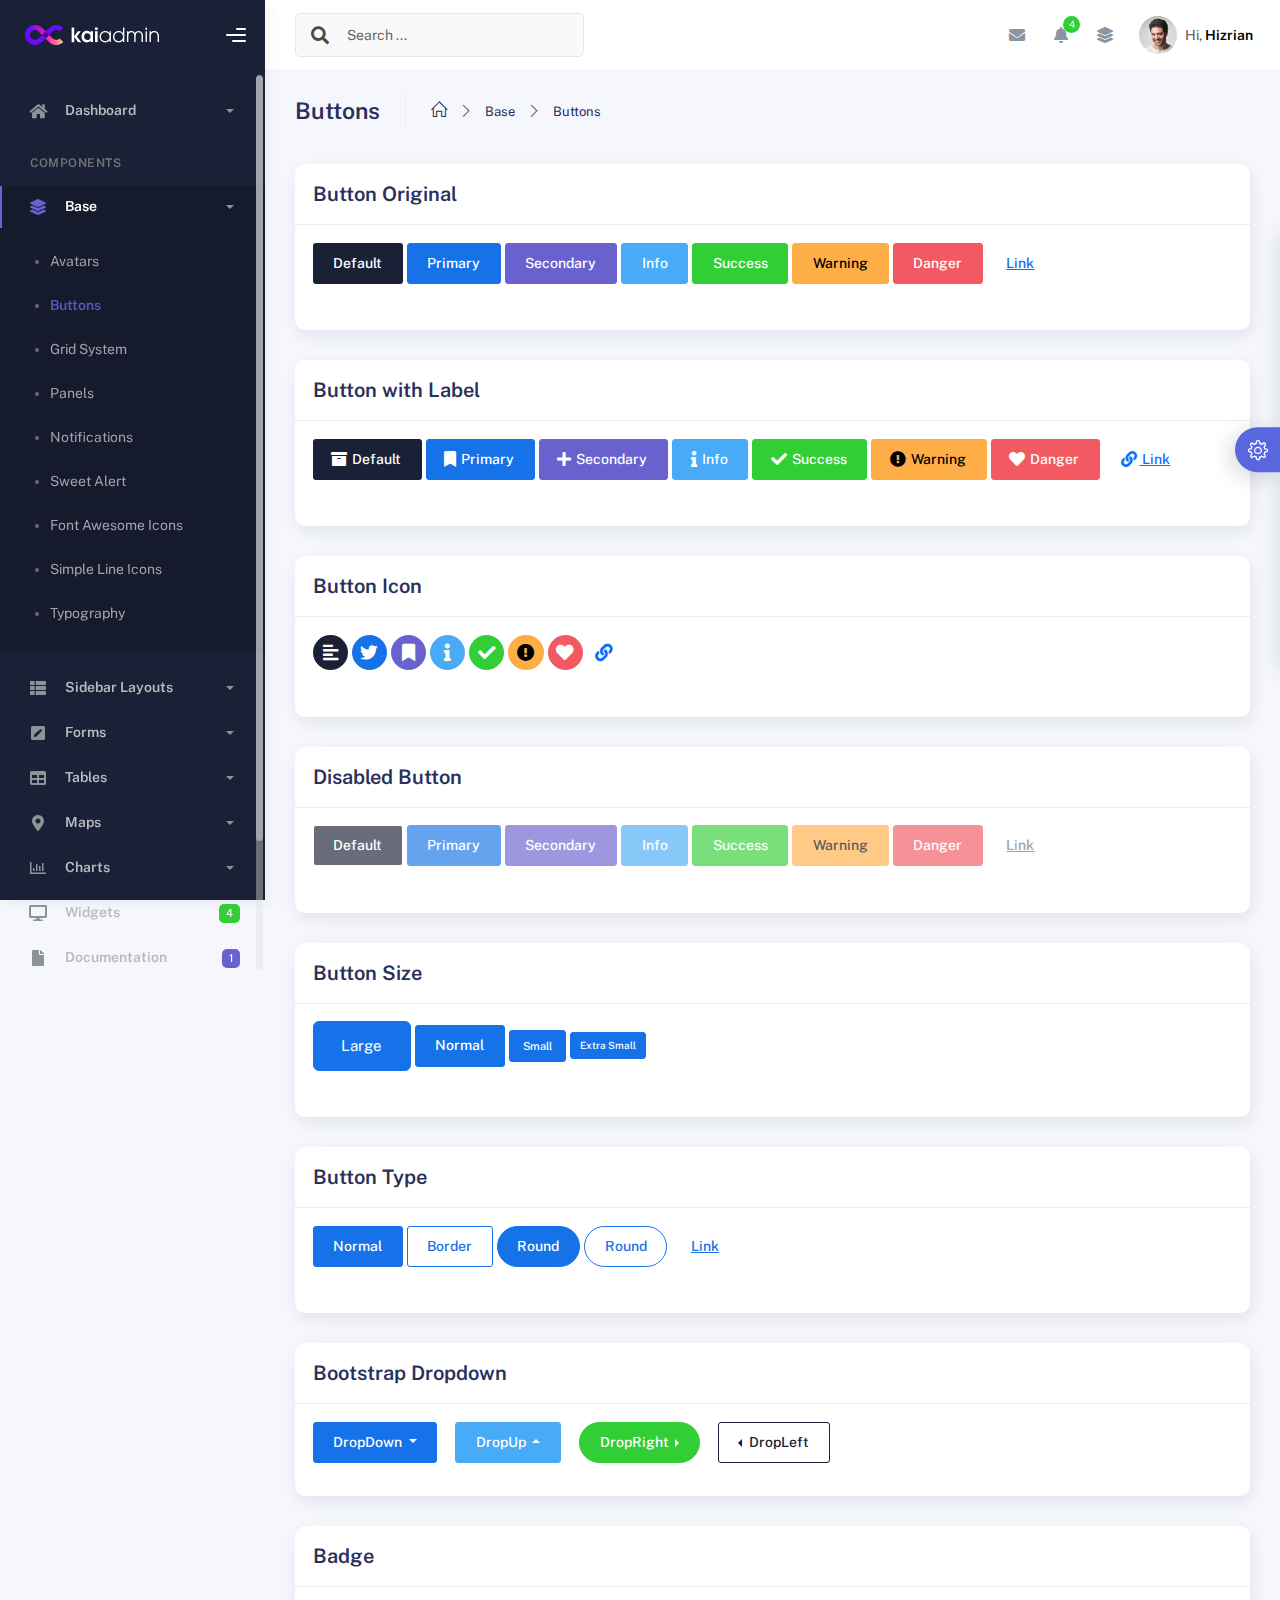
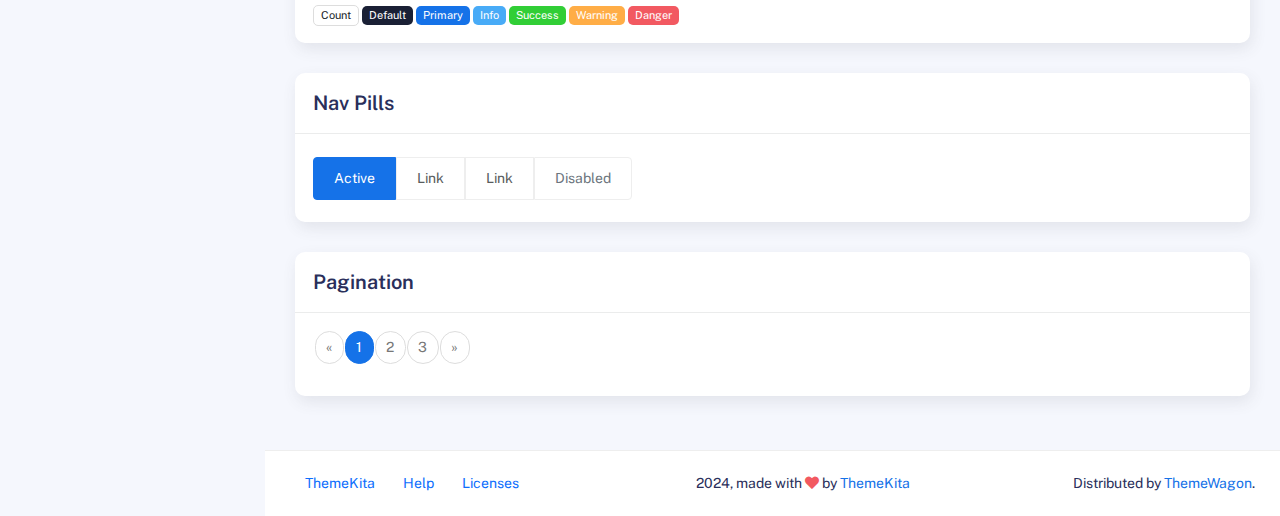
<file: adminpanel/components/buttons.html>
<!DOCTYPE html>
<html lang="en">
  <head>
    <meta http-equiv="X-UA-Compatible" content="IE=edge" />
    <title>Buttons - Kaiadmin Bootstrap 5 Admin Dashboard</title>
    <meta
      content="width=device-width, initial-scale=1.0, shrink-to-fit=no"
      name="viewport"
    />
    <link
      rel="icon"
      href="../assets/img/kaiadmin/favicon.ico"
      type="image/x-icon"
    />

    <!-- Fonts and icons -->
    <script src="../assets/js/plugin/webfont/webfont.min.js"></script>
    <script>
      WebFont.load({
        google: { families: ["Public Sans:300,400,500,600,700"] },
        custom: {
          families: [
            "Font Awesome 5 Solid",
            "Font Awesome 5 Regular",
            "Font Awesome 5 Brands",
            "simple-line-icons",
          ],
          urls: ["../assets/css/fonts.min.css"],
        },
        active: function () {
          sessionStorage.fonts = true;
        },
      });
    </script>

    <!-- CSS Files -->
    <link rel="stylesheet" href="../assets/css/bootstrap.min.css" />
    <link rel="stylesheet" href="../assets/css/plugins.min.css" />
    <link rel="stylesheet" href="../assets/css/kaiadmin.min.css" />

    <!-- CSS Just for demo purpose, don't include it in your project -->
    <link rel="stylesheet" href="../assets/css/demo.css" />
  </head>
  <body>
    <div class="wrapper">
      <!-- Sidebar -->
      <div class="sidebar" data-background-color="dark">
        <div class="sidebar-logo">
          <!-- Logo Header -->
          <div class="logo-header" data-background-color="dark">
            <a href="../index.html" class="logo">
              <img
                src="../assets/img/kaiadmin/logo_light.svg"
                alt="navbar brand"
                class="navbar-brand"
                height="20"
              />
            </a>
            <div class="nav-toggle">
              <button class="btn btn-toggle toggle-sidebar">
                <i class="gg-menu-right"></i>
              </button>
              <button class="btn btn-toggle sidenav-toggler">
                <i class="gg-menu-left"></i>
              </button>
            </div>
            <button class="topbar-toggler more">
              <i class="gg-more-vertical-alt"></i>
            </button>
          </div>
          <!-- End Logo Header -->
        </div>
        <div class="sidebar-wrapper scrollbar scrollbar-inner">
          <div class="sidebar-content">
            <ul class="nav nav-secondary">
              <li class="nav-item">
                <a
                  data-bs-toggle="collapse"
                  href="#dashboard"
                  class="collapsed"
                  aria-expanded="false"
                >
                  <i class="fas fa-home"></i>
                  <p>Dashboard</p>
                  <span class="caret"></span>
                </a>
                <div class="collapse" id="dashboard">
                  <ul class="nav nav-collapse">
                    <li>
                      <a href="../../demo1/index.html">
                        <span class="sub-item">Dashboard 1</span>
                      </a>
                    </li>
                  </ul>
                </div>
              </li>
              <li class="nav-section">
                <span class="sidebar-mini-icon">
                  <i class="fa fa-ellipsis-h"></i>
                </span>
                <h4 class="text-section">Components</h4>
              </li>
              <li class="nav-item active submenu">
                <a data-bs-toggle="collapse" href="#base">
                  <i class="fas fa-layer-group"></i>
                  <p>Base</p>
                  <span class="caret"></span>
                </a>
                <div class="collapse show" id="base">
                  <ul class="nav nav-collapse">
                    <li>
                      <a href="../components/avatars.html">
                        <span class="sub-item">Avatars</span>
                      </a>
                    </li>
                    <li class="active">
                      <a href="../components/buttons.html">
                        <span class="sub-item">Buttons</span>
                      </a>
                    </li>
                    <li>
                      <a href="../components/gridsystem.html">
                        <span class="sub-item">Grid System</span>
                      </a>
                    </li>
                    <li>
                      <a href="../components/panels.html">
                        <span class="sub-item">Panels</span>
                      </a>
                    </li>
                    <li>
                      <a href="../components/notifications.html">
                        <span class="sub-item">Notifications</span>
                      </a>
                    </li>
                    <li>
                      <a href="../components/sweetalert.html">
                        <span class="sub-item">Sweet Alert</span>
                      </a>
                    </li>
                    <li>
                      <a href="../components/font-awesome-icons.html">
                        <span class="sub-item">Font Awesome Icons</span>
                      </a>
                    </li>
                    <li>
                      <a href="../components/simple-line-icons.html">
                        <span class="sub-item">Simple Line Icons</span>
                      </a>
                    </li>
                    <li>
                      <a href="../components/typography.html">
                        <span class="sub-item">Typography</span>
                      </a>
                    </li>
                  </ul>
                </div>
              </li>
              <li class="nav-item">
                <a data-bs-toggle="collapse" href="#sidebarLayouts">
                  <i class="fas fa-th-list"></i>
                  <p>Sidebar Layouts</p>
                  <span class="caret"></span>
                </a>
                <div class="collapse" id="sidebarLayouts">
                  <ul class="nav nav-collapse">
                    <li>
                      <a href="../sidebar-style-2.html">
                        <span class="sub-item">Sidebar Style 2</span>
                      </a>
                    </li>
                    <li>
                      <a href="../icon-menu.html">
                        <span class="sub-item">Icon Menu</span>
                      </a>
                    </li>
                  </ul>
                </div>
              </li>
              <li class="nav-item">
                <a data-bs-toggle="collapse" href="#forms">
                  <i class="fas fa-pen-square"></i>
                  <p>Forms</p>
                  <span class="caret"></span>
                </a>
                <div class="collapse" id="forms">
                  <ul class="nav nav-collapse">
                    <li>
                      <a href="../forms/forms.html">
                        <span class="sub-item">Basic Form</span>
                      </a>
                    </li>
                  </ul>
                </div>
              </li>
              <li class="nav-item">
                <a data-bs-toggle="collapse" href="#tables">
                  <i class="fas fa-table"></i>
                  <p>Tables</p>
                  <span class="caret"></span>
                </a>
                <div class="collapse" id="tables">
                  <ul class="nav nav-collapse">
                    <li>
                      <a href="../tables/tables.html">
                        <span class="sub-item">Basic Table</span>
                      </a>
                    </li>
                    <li>
                      <a href="../tables/datatables.html">
                        <span class="sub-item">Datatables</span>
                      </a>
                    </li>
                  </ul>
                </div>
              </li>
              <li class="nav-item">
                <a data-bs-toggle="collapse" href="#maps">
                  <i class="fas fa-map-marker-alt"></i>
                  <p>Maps</p>
                  <span class="caret"></span>
                </a>
                <div class="collapse" id="maps">
                  <ul class="nav nav-collapse">
                    <li>
                      <a href="../maps/googlemaps.html">
                        <span class="sub-item">Google Maps</span>
                      </a>
                    </li>
                    <li>
                      <a href="../maps/jsvectormap.html">
                        <span class="sub-item">Jsvectormap</span>
                      </a>
                    </li>
                  </ul>
                </div>
              </li>
              <li class="nav-item">
                <a data-bs-toggle="collapse" href="#charts">
                  <i class="far fa-chart-bar"></i>
                  <p>Charts</p>
                  <span class="caret"></span>
                </a>
                <div class="collapse" id="charts">
                  <ul class="nav nav-collapse">
                    <li>
                      <a href="../charts/charts.html">
                        <span class="sub-item">Chart Js</span>
                      </a>
                    </li>
                    <li>
                      <a href="../charts/sparkline.html">
                        <span class="sub-item">Sparkline</span>
                      </a>
                    </li>
                  </ul>
                </div>
              </li>
              <li class="nav-item">
                <a href="../widgets.html">
                  <i class="fas fa-desktop"></i>
                  <p>Widgets</p>
                  <span class="badge badge-success">4</span>
                </a>
              </li>
              <li class="nav-item">
                <a href="../../../documentation/index.html">
                  <i class="fas fa-file"></i>
                  <p>Documentation</p>
                  <span class="badge badge-secondary">1</span>
                </a>
              </li>
              <li class="nav-item">
                <a data-bs-toggle="collapse" href="#submenu">
                  <i class="fas fa-bars"></i>
                  <p>Menu Levels</p>
                  <span class="caret"></span>
                </a>
                <div class="collapse" id="submenu">
                  <ul class="nav nav-collapse">
                    <li>
                      <a data-bs-toggle="collapse" href="#subnav1">
                        <span class="sub-item">Level 1</span>
                        <span class="caret"></span>
                      </a>
                      <div class="collapse" id="subnav1">
                        <ul class="nav nav-collapse subnav">
                          <li>
                            <a href="#">
                              <span class="sub-item">Level 2</span>
                            </a>
                          </li>
                          <li>
                            <a href="#">
                              <span class="sub-item">Level 2</span>
                            </a>
                          </li>
                        </ul>
                      </div>
                    </li>
                    <li>
                      <a data-bs-toggle="collapse" href="#subnav2">
                        <span class="sub-item">Level 1</span>
                        <span class="caret"></span>
                      </a>
                      <div class="collapse" id="subnav2">
                        <ul class="nav nav-collapse subnav">
                          <li>
                            <a href="#">
                              <span class="sub-item">Level 2</span>
                            </a>
                          </li>
                        </ul>
                      </div>
                    </li>
                    <li>
                      <a href="#">
                        <span class="sub-item">Level 1</span>
                      </a>
                    </li>
                  </ul>
                </div>
              </li>
            </ul>
          </div>
        </div>
      </div>
      <!-- End Sidebar -->

      <div class="main-panel">
        <div class="main-header">
          <div class="main-header-logo">
            <!-- Logo Header -->
            <div class="logo-header" data-background-color="dark">
              <a href="../index.html" class="logo">
                <img
                  src="../assets/img/kaiadmin/logo_light.svg"
                  alt="navbar brand"
                  class="navbar-brand"
                  height="20"
                />
              </a>
              <div class="nav-toggle">
                <button class="btn btn-toggle toggle-sidebar">
                  <i class="gg-menu-right"></i>
                </button>
                <button class="btn btn-toggle sidenav-toggler">
                  <i class="gg-menu-left"></i>
                </button>
              </div>
              <button class="topbar-toggler more">
                <i class="gg-more-vertical-alt"></i>
              </button>
            </div>
            <!-- End Logo Header -->
          </div>
          <!-- Navbar Header -->
          <nav
            class="navbar navbar-header navbar-header-transparent navbar-expand-lg border-bottom"
          >
            <div class="container-fluid">
              <nav
                class="navbar navbar-header-left navbar-expand-lg navbar-form nav-search p-0 d-none d-lg-flex"
              >
                <div class="input-group">
                  <div class="input-group-prepend">
                    <button type="submit" class="btn btn-search pe-1">
                      <i class="fa fa-search search-icon"></i>
                    </button>
                  </div>
                  <input
                    type="text"
                    placeholder="Search ..."
                    class="form-control"
                  />
                </div>
              </nav>

              <ul class="navbar-nav topbar-nav ms-md-auto align-items-center">
                <li
                  class="nav-item topbar-icon dropdown hidden-caret d-flex d-lg-none"
                >
                  <a
                    class="nav-link dropdown-toggle"
                    data-bs-toggle="dropdown"
                    href="#"
                    role="button"
                    aria-expanded="false"
                    aria-haspopup="true"
                  >
                    <i class="fa fa-search"></i>
                  </a>
                  <ul class="dropdown-menu dropdown-search animated fadeIn">
                    <form class="navbar-left navbar-form nav-search">
                      <div class="input-group">
                        <input
                          type="text"
                          placeholder="Search ..."
                          class="form-control"
                        />
                      </div>
                    </form>
                  </ul>
                </li>
                <li class="nav-item topbar-icon dropdown hidden-caret">
                  <a
                    class="nav-link dropdown-toggle"
                    href="#"
                    id="messageDropdown"
                    role="button"
                    data-bs-toggle="dropdown"
                    aria-haspopup="true"
                    aria-expanded="false"
                  >
                    <i class="fa fa-envelope"></i>
                  </a>
                  <ul
                    class="dropdown-menu messages-notif-box animated fadeIn"
                    aria-labelledby="messageDropdown"
                  >
                    <li>
                      <div
                        class="dropdown-title d-flex justify-content-between align-items-center"
                      >
                        Messages
                        <a href="#" class="small">Mark all as read</a>
                      </div>
                    </li>
                    <li>
                      <div class="message-notif-scroll scrollbar-outer">
                        <div class="notif-center">
                          <a href="#">
                            <div class="notif-img">
                              <img
                                src="../assets/img/jm_denis.jpg"
                                alt="Img Profile"
                              />
                            </div>
                            <div class="notif-content">
                              <span class="subject">Jimmy Denis</span>
                              <span class="block"> How are you ? </span>
                              <span class="time">5 minutes ago</span>
                            </div>
                          </a>
                          <a href="#">
                            <div class="notif-img">
                              <img
                                src="../assets/img/chadengle.jpg"
                                alt="Img Profile"
                              />
                            </div>
                            <div class="notif-content">
                              <span class="subject">Chad</span>
                              <span class="block"> Ok, Thanks ! </span>
                              <span class="time">12 minutes ago</span>
                            </div>
                          </a>
                          <a href="#">
                            <div class="notif-img">
                              <img
                                src="../assets/img/mlane.jpg"
                                alt="Img Profile"
                              />
                            </div>
                            <div class="notif-content">
                              <span class="subject">Jhon Doe</span>
                              <span class="block">
                                Ready for the meeting today...
                              </span>
                              <span class="time">12 minutes ago</span>
                            </div>
                          </a>
                          <a href="#">
                            <div class="notif-img">
                              <img
                                src="../assets/img/talha.jpg"
                                alt="Img Profile"
                              />
                            </div>
                            <div class="notif-content">
                              <span class="subject">Talha</span>
                              <span class="block"> Hi, Apa Kabar ? </span>
                              <span class="time">17 minutes ago</span>
                            </div>
                          </a>
                        </div>
                      </div>
                    </li>
                    <li>
                      <a class="see-all" href="javascript:void(0);"
                        >See all messages<i class="fa fa-angle-right"></i>
                      </a>
                    </li>
                  </ul>
                </li>
                <li class="nav-item topbar-icon dropdown hidden-caret">
                  <a
                    class="nav-link dropdown-toggle"
                    href="#"
                    id="notifDropdown"
                    role="button"
                    data-bs-toggle="dropdown"
                    aria-haspopup="true"
                    aria-expanded="false"
                  >
                    <i class="fa fa-bell"></i>
                    <span class="notification">4</span>
                  </a>
                  <ul
                    class="dropdown-menu notif-box animated fadeIn"
                    aria-labelledby="notifDropdown"
                  >
                    <li>
                      <div class="dropdown-title">
                        You have 4 new notification
                      </div>
                    </li>
                    <li>
                      <div class="notif-scroll scrollbar-outer">
                        <div class="notif-center">
                          <a href="#">
                            <div class="notif-icon notif-primary">
                              <i class="fa fa-user-plus"></i>
                            </div>
                            <div class="notif-content">
                              <span class="block"> New user registered </span>
                              <span class="time">5 minutes ago</span>
                            </div>
                          </a>
                          <a href="#">
                            <div class="notif-icon notif-success">
                              <i class="fa fa-comment"></i>
                            </div>
                            <div class="notif-content">
                              <span class="block">
                                Rahmad commented on Admin
                              </span>
                              <span class="time">12 minutes ago</span>
                            </div>
                          </a>
                          <a href="#">
                            <div class="notif-img">
                              <img
                                src="../assets/img/profile2.jpg"
                                alt="Img Profile"
                              />
                            </div>
                            <div class="notif-content">
                              <span class="block">
                                Reza send messages to you
                              </span>
                              <span class="time">12 minutes ago</span>
                            </div>
                          </a>
                          <a href="#">
                            <div class="notif-icon notif-danger">
                              <i class="fa fa-heart"></i>
                            </div>
                            <div class="notif-content">
                              <span class="block"> Farrah liked Admin </span>
                              <span class="time">17 minutes ago</span>
                            </div>
                          </a>
                        </div>
                      </div>
                    </li>
                    <li>
                      <a class="see-all" href="javascript:void(0);"
                        >See all notifications<i class="fa fa-angle-right"></i>
                      </a>
                    </li>
                  </ul>
                </li>
                <li class="nav-item topbar-icon dropdown hidden-caret">
                  <a
                    class="nav-link"
                    data-bs-toggle="dropdown"
                    href="#"
                    aria-expanded="false"
                  >
                    <i class="fas fa-layer-group"></i>
                  </a>
                  <div class="dropdown-menu quick-actions animated fadeIn">
                    <div class="quick-actions-header">
                      <span class="title mb-1">Quick Actions</span>
                      <span class="subtitle op-7">Shortcuts</span>
                    </div>
                    <div class="quick-actions-scroll scrollbar-outer">
                      <div class="quick-actions-items">
                        <div class="row m-0">
                          <a class="col-6 col-md-4 p-0" href="#">
                            <div class="quick-actions-item">
                              <div class="avatar-item bg-danger rounded-circle">
                                <i class="far fa-calendar-alt"></i>
                              </div>
                              <span class="text">Calendar</span>
                            </div>
                          </a>
                          <a class="col-6 col-md-4 p-0" href="#">
                            <div class="quick-actions-item">
                              <div
                                class="avatar-item bg-warning rounded-circle"
                              >
                                <i class="fas fa-map"></i>
                              </div>
                              <span class="text">Maps</span>
                            </div>
                          </a>
                          <a class="col-6 col-md-4 p-0" href="#">
                            <div class="quick-actions-item">
                              <div class="avatar-item bg-info rounded-circle">
                                <i class="fas fa-file-excel"></i>
                              </div>
                              <span class="text">Reports</span>
                            </div>
                          </a>
                          <a class="col-6 col-md-4 p-0" href="#">
                            <div class="quick-actions-item">
                              <div
                                class="avatar-item bg-success rounded-circle"
                              >
                                <i class="fas fa-envelope"></i>
                              </div>
                              <span class="text">Emails</span>
                            </div>
                          </a>
                          <a class="col-6 col-md-4 p-0" href="#">
                            <div class="quick-actions-item">
                              <div
                                class="avatar-item bg-primary rounded-circle"
                              >
                                <i class="fas fa-file-invoice-dollar"></i>
                              </div>
                              <span class="text">Invoice</span>
                            </div>
                          </a>
                          <a class="col-6 col-md-4 p-0" href="#">
                            <div class="quick-actions-item">
                              <div
                                class="avatar-item bg-secondary rounded-circle"
                              >
                                <i class="fas fa-credit-card"></i>
                              </div>
                              <span class="text">Payments</span>
                            </div>
                          </a>
                        </div>
                      </div>
                    </div>
                  </div>
                </li>

                <li class="nav-item topbar-user dropdown hidden-caret">
                  <a
                    class="dropdown-toggle profile-pic"
                    data-bs-toggle="dropdown"
                    href="#"
                    aria-expanded="false"
                  >
                    <div class="avatar-sm">
                      <img
                        src="../assets/img/profile.jpg"
                        alt="..."
                        class="avatar-img rounded-circle"
                      />
                    </div>
                    <span class="profile-username">
                      <span class="op-7">Hi,</span>
                      <span class="fw-bold">Hizrian</span>
                    </span>
                  </a>
                  <ul class="dropdown-menu dropdown-user animated fadeIn">
                    <div class="dropdown-user-scroll scrollbar-outer">
                      <li>
                        <div class="user-box">
                          <div class="avatar-lg">
                            <img
                              src="../assets/img/profile.jpg"
                              alt="image profile"
                              class="avatar-img rounded"
                            />
                          </div>
                          <div class="u-text">
                            <h4>Hizrian</h4>
                            <p class="text-muted">hello@example.com</p>
                            <a
                              href="profile.html"
                              class="btn btn-xs btn-secondary btn-sm"
                              >View Profile</a
                            >
                          </div>
                        </div>
                      </li>
                      <li>
                        <div class="dropdown-divider"></div>
                        <a class="dropdown-item" href="#">My Profile</a>
                        <a class="dropdown-item" href="#">My Balance</a>
                        <a class="dropdown-item" href="#">Inbox</a>
                        <div class="dropdown-divider"></div>
                        <a class="dropdown-item" href="#">Account Setting</a>
                        <div class="dropdown-divider"></div>
                        <a class="dropdown-item" href="#">Logout</a>
                      </li>
                    </div>
                  </ul>
                </li>
              </ul>
            </div>
          </nav>
          <!-- End Navbar -->
        </div>

        <div class="container">
          <div class="page-inner">
            <div class="page-header">
              <h3 class="fw-bold mb-3">Buttons</h3>
              <ul class="breadcrumbs mb-3">
                <li class="nav-home">
                  <a href="#">
                    <i class="icon-home"></i>
                  </a>
                </li>
                <li class="separator">
                  <i class="icon-arrow-right"></i>
                </li>
                <li class="nav-item">
                  <a href="#">Base</a>
                </li>
                <li class="separator">
                  <i class="icon-arrow-right"></i>
                </li>
                <li class="nav-item">
                  <a href="#">Buttons</a>
                </li>
              </ul>
            </div>
            <div class="row">
              <div class="col-md-12">
                <div class="card">
                  <div class="card-header">
                    <h4 class="card-title">Button Original</h4>
                  </div>
                  <div class="card-body">
                    <p class="demo">
                      <button class="btn btn-black">Default</button>

                      <button class="btn btn-primary">Primary</button>

                      <button class="btn btn-secondary">Secondary</button>

                      <button class="btn btn-info">Info</button>

                      <button class="btn btn-success">Success</button>

                      <button class="btn btn-warning">Warning</button>

                      <button class="btn btn-danger">Danger</button>

                      <button class="btn btn-link">Link</button>
                    </p>
                  </div>
                </div>
              </div>
              <div class="col-md-12">
                <div class="card">
                  <div class="card-header">
                    <h4 class="card-title">Button with Label</h4>
                  </div>
                  <div class="card-body">
                    <p class="demo">
                      <button class="btn btn-black">
                        <span class="btn-label">
                          <i class="fa fa-archive"></i>
                        </span>
                        Default
                      </button>

                      <button class="btn btn-primary">
                        <span class="btn-label">
                          <i class="fa fa-bookmark"></i>
                        </span>
                        Primary
                      </button>

                      <button class="btn btn-secondary">
                        <span class="btn-label">
                          <i class="fa fa-plus"></i>
                        </span>
                        Secondary
                      </button>

                      <button class="btn btn-info">
                        <span class="btn-label">
                          <i class="fa fa-info"></i>
                        </span>
                        Info
                      </button>

                      <button class="btn btn-success">
                        <span class="btn-label">
                          <i class="fa fa-check"></i>
                        </span>
                        Success
                      </button>

                      <button class="btn btn-warning">
                        <span class="btn-label">
                          <i class="fa fa-exclamation-circle"></i>
                        </span>
                        Warning
                      </button>

                      <button class="btn btn-danger">
                        <span class="btn-label">
                          <i class="fa fa-heart"></i>
                        </span>
                        Danger
                      </button>

                      <button class="btn btn-link">
                        <span class="btn-label">
                          <i class="fa fa-link"></i>
                        </span>
                        Link
                      </button>
                    </p>
                  </div>
                </div>
              </div>
              <div class="col-md-12">
                <div class="card">
                  <div class="card-header">
                    <h4 class="card-title">Button Icon</h4>
                  </div>
                  <div class="card-body">
                    <p class="demo">
                      <button
                        type="button"
                        class="btn btn-icon btn-round btn-black"
                      >
                        <i class="fa fa-align-left"></i>
                      </button>

                      <button
                        type="button"
                        class="btn btn-icon btn-round btn-primary"
                      >
                        <i class="fab fa-twitter"></i>
                      </button>

                      <button
                        type="button"
                        class="btn btn-icon btn-round btn-secondary"
                      >
                        <i class="fa fa-bookmark"></i>
                      </button>

                      <button
                        type="button"
                        class="btn btn-icon btn-round btn-info"
                      >
                        <i class="fa fa-info"></i>
                      </button>

                      <button
                        type="button"
                        class="btn btn-icon btn-round btn-success"
                      >
                        <i class="fa fa-check"></i>
                      </button>

                      <button
                        type="button"
                        class="btn btn-icon btn-round btn-warning"
                      >
                        <i class="fa fa-exclamation-circle"></i>
                      </button>

                      <button
                        type="button"
                        class="btn btn-icon btn-round btn-danger"
                      >
                        <i class="fa fa-heart"></i>
                      </button>

                      <button type="button" class="btn btn-icon btn-link">
                        <i class="fa fa-link"></i>
                      </button>
                    </p>
                  </div>
                </div>
              </div>
              <div class="col-md-12">
                <div class="card">
                  <div class="card-header">
                    <h4 class="card-title">Disabled Button</h4>
                  </div>
                  <div class="card-body">
                    <p class="demo">
                      <button class="btn btn-black" disabled="disabled">
                        Default
                      </button>

                      <button class="btn btn-primary" disabled="disabled">
                        Primary
                      </button>

                      <button class="btn btn-secondary" disabled="disabled">
                        Secondary
                      </button>

                      <button class="btn btn-info" disabled="disabled">
                        Info
                      </button>

                      <button class="btn btn-success" disabled="disabled">
                        Success
                      </button>

                      <button class="btn btn-warning" disabled="disabled">
                        Warning
                      </button>

                      <button class="btn btn-danger" disabled="disabled">
                        Danger
                      </button>

                      <button class="btn btn-link" disabled>Link</button>
                    </p>
                  </div>
                </div>
              </div>
              <div class="col-md-12">
                <div class="card">
                  <div class="card-header">
                    <h4 class="card-title">Button Size</h4>
                  </div>
                  <div class="card-body">
                    <p class="demo">
                      <button class="btn btn-primary btn-lg">Large</button>

                      <button class="btn btn-primary">Normal</button>

                      <button class="btn btn-primary btn-sm">Small</button>

                      <button class="btn btn-primary btn-xs">
                        Extra Small
                      </button>
                    </p>
                  </div>
                </div>
              </div>
              <div class="col-md-12">
                <div class="card">
                  <div class="card-header">
                    <h4 class="card-title">Button Type</h4>
                  </div>
                  <div class="card-body">
                    <p class="demo">
                      <button class="btn btn-primary">Normal</button>
                      <button class="btn btn-primary btn-border">Border</button>

                      <button class="btn btn-primary btn-round">Round</button>

                      <button class="btn btn-primary btn-border btn-round">
                        Round
                      </button>

                      <button class="btn btn-primary btn-link">Link</button>
                    </p>
                  </div>
                </div>
              </div>

              <div class="col-md-12">
                <div class="card">
                  <div class="card-header">
                    <h4 class="card-title">Bootstrap Dropdown</h4>
                  </div>
                  <div class="card-body">
                    <div class="demo">
                      <div class="btn-group dropdown">
                        <button
                          class="btn btn-primary dropdown-toggle"
                          type="button"
                          data-bs-toggle="dropdown"
                        >
                          DropDown
                        </button>
                        <ul class="dropdown-menu" role="menu">
                          <li>
                            <a class="dropdown-item" href="#">Action</a>
                            <a class="dropdown-item" href="#">Another action</a>
                            <div class="dropdown-divider"></div>
                            <a class="dropdown-item" href="#"
                              >Something else here</a
                            >
                          </li>
                        </ul>
                      </div>

                      <div class="btn-group dropup">
                        <button
                          class="btn btn-info dropdown-toggle"
                          type="button"
                          data-bs-toggle="dropdown"
                        >
                          DropUp
                        </button>
                        <ul class="dropdown-menu" role="menu">
                          <li>
                            <a class="dropdown-item" href="#">Action</a>
                            <a class="dropdown-item" href="#">Another action</a>
                            <div class="dropdown-divider"></div>
                            <a class="dropdown-item" href="#"
                              >Something else here</a
                            >
                          </li>
                        </ul>
                      </div>

                      <div class="btn-group dropend">
                        <button
                          type="button"
                          class="btn btn-success btn-round dropdown-toggle"
                          data-bs-toggle="dropdown"
                          aria-haspopup="true"
                          aria-expanded="false"
                        >
                          DropRight
                        </button>
                        <ul class="dropdown-menu" role="menu">
                          <li>
                            <a class="dropdown-item" href="#">Action</a>
                            <a class="dropdown-item" href="#">Another action</a>
                            <div class="dropdown-divider"></div>
                            <a class="dropdown-item" href="#"
                              >Something else here</a
                            >
                          </li>
                        </ul>
                      </div>

                      <div class="btn-group dropstart">
                        <button
                          type="button"
                          class="btn btn-black btn-border dropdown-toggle"
                          data-bs-toggle="dropdown"
                          aria-haspopup="true"
                          aria-expanded="false"
                        >
                          DropLeft
                        </button>
                        <ul class="dropdown-menu" role="menu">
                          <li>
                            <a class="dropdown-item" href="#">Action</a>
                            <a class="dropdown-item" href="#">Another action</a>
                            <div class="dropdown-divider"></div>
                            <a class="dropdown-item" href="#"
                              >Something else here</a
                            >
                          </li>
                        </ul>
                      </div>
                    </div>
                  </div>
                </div>
              </div>
              <div class="col-md-12">
                <div class="card">
                  <div class="card-header">
                    <h4 class="card-title">Badge</h4>
                  </div>
                  <div class="card-body">
                    <span class="badge badge-count">Count</span>
                    <span class="badge badge-black">Default</span>
                    <span class="badge badge-primary">Primary</span>
                    <span class="badge badge-info">Info</span>
                    <span class="badge badge-success">Success</span>
                    <span class="badge badge-warning">Warning</span>
                    <span class="badge badge-danger">Danger</span>
                  </div>
                </div>
              </div>
              <div class="col-md-12">
                <div class="card">
                  <div class="card-header">
                    <h4 class="card-title">Nav Pills</h4>
                  </div>
                  <div class="card-body">
                    <ul class="nav nav-pills nav-primary">
                      <li class="nav-item">
                        <a class="nav-link active" href="#">Active</a>
                      </li>
                      <li class="nav-item">
                        <a class="nav-link" href="#">Link</a>
                      </li>
                      <li class="nav-item">
                        <a class="nav-link" href="#">Link</a>
                      </li>
                      <li class="nav-item">
                        <a class="nav-link disabled" href="#">Disabled</a>
                      </li>
                    </ul>
                  </div>
                </div>
              </div>
              <div class="col-md-12">
                <div class="card">
                  <div class="card-header">
                    <h4 class="card-title">Pagination</h4>
                  </div>
                  <div class="card-body">
                    <div class="demo">
                      <ul class="pagination pg-primary">
                        <li class="page-item">
                          <a class="page-link" href="#" aria-label="Previous">
                            <span aria-hidden="true">&laquo;</span>
                            <span class="sr-only">Previous</span>
                          </a>
                        </li>
                        <li class="page-item active">
                          <a class="page-link" href="#">1</a>
                        </li>
                        <li class="page-item">
                          <a class="page-link" href="#">2</a>
                        </li>
                        <li class="page-item">
                          <a class="page-link" href="#">3</a>
                        </li>
                        <li class="page-item">
                          <a class="page-link" href="#" aria-label="Next">
                            <span aria-hidden="true">&raquo;</span>
                            <span class="sr-only">Next</span>
                          </a>
                        </li>
                      </ul>
                    </div>
                  </div>
                </div>
              </div>
            </div>
          </div>
        </div>

        <footer class="footer">
          <div class="container-fluid d-flex justify-content-between">
            <nav class="pull-left">
              <ul class="nav">
                <li class="nav-item">
                  <a class="nav-link" href="http://www.themekita.com">
                    ThemeKita
                  </a>
                </li>
                <li class="nav-item">
                  <a class="nav-link" href="#"> Help </a>
                </li>
                <li class="nav-item">
                  <a class="nav-link" href="#"> Licenses </a>
                </li>
              </ul>
            </nav>
            <div class="copyright">
              2024, made with <i class="fa fa-heart heart text-danger"></i> by
              <a href="http://www.themekita.com">ThemeKita</a>
            </div>
            <div>
              Distributed by
              <a target="_blank" href="https://themewagon.com/">ThemeWagon</a>.
            </div>
          </div>
        </footer>
      </div>

      <!-- Custom template | don't include it in your project! -->
      <div class="custom-template">
        <div class="title">Settings</div>
        <div class="custom-content">
          <div class="switcher">
            <div class="switch-block">
              <h4>Logo Header</h4>
              <div class="btnSwitch">
                <button
                  type="button"
                  class="selected changeLogoHeaderColor"
                  data-color="dark"
                ></button>
                <button
                  type="button"
                  class="selected changeLogoHeaderColor"
                  data-color="blue"
                ></button>
                <button
                  type="button"
                  class="changeLogoHeaderColor"
                  data-color="purple"
                ></button>
                <button
                  type="button"
                  class="changeLogoHeaderColor"
                  data-color="light-blue"
                ></button>
                <button
                  type="button"
                  class="changeLogoHeaderColor"
                  data-color="green"
                ></button>
                <button
                  type="button"
                  class="changeLogoHeaderColor"
                  data-color="orange"
                ></button>
                <button
                  type="button"
                  class="changeLogoHeaderColor"
                  data-color="red"
                ></button>
                <button
                  type="button"
                  class="changeLogoHeaderColor"
                  data-color="white"
                ></button>
                <br />
                <button
                  type="button"
                  class="changeLogoHeaderColor"
                  data-color="dark2"
                ></button>
                <button
                  type="button"
                  class="changeLogoHeaderColor"
                  data-color="blue2"
                ></button>
                <button
                  type="button"
                  class="changeLogoHeaderColor"
                  data-color="purple2"
                ></button>
                <button
                  type="button"
                  class="changeLogoHeaderColor"
                  data-color="light-blue2"
                ></button>
                <button
                  type="button"
                  class="changeLogoHeaderColor"
                  data-color="green2"
                ></button>
                <button
                  type="button"
                  class="changeLogoHeaderColor"
                  data-color="orange2"
                ></button>
                <button
                  type="button"
                  class="changeLogoHeaderColor"
                  data-color="red2"
                ></button>
              </div>
            </div>
            <div class="switch-block">
              <h4>Navbar Header</h4>
              <div class="btnSwitch">
                <button
                  type="button"
                  class="changeTopBarColor"
                  data-color="dark"
                ></button>
                <button
                  type="button"
                  class="changeTopBarColor"
                  data-color="blue"
                ></button>
                <button
                  type="button"
                  class="changeTopBarColor"
                  data-color="purple"
                ></button>
                <button
                  type="button"
                  class="changeTopBarColor"
                  data-color="light-blue"
                ></button>
                <button
                  type="button"
                  class="changeTopBarColor"
                  data-color="green"
                ></button>
                <button
                  type="button"
                  class="changeTopBarColor"
                  data-color="orange"
                ></button>
                <button
                  type="button"
                  class="changeTopBarColor"
                  data-color="red"
                ></button>
                <button
                  type="button"
                  class="changeTopBarColor"
                  data-color="white"
                ></button>
                <br />
                <button
                  type="button"
                  class="changeTopBarColor"
                  data-color="dark2"
                ></button>
                <button
                  type="button"
                  class="selected changeTopBarColor"
                  data-color="blue2"
                ></button>
                <button
                  type="button"
                  class="changeTopBarColor"
                  data-color="purple2"
                ></button>
                <button
                  type="button"
                  class="changeTopBarColor"
                  data-color="light-blue2"
                ></button>
                <button
                  type="button"
                  class="changeTopBarColor"
                  data-color="green2"
                ></button>
                <button
                  type="button"
                  class="changeTopBarColor"
                  data-color="orange2"
                ></button>
                <button
                  type="button"
                  class="changeTopBarColor"
                  data-color="red2"
                ></button>
              </div>
            </div>
            <div class="switch-block">
              <h4>Sidebar</h4>
              <div class="btnSwitch">
                <button
                  type="button"
                  class="selected changeSideBarColor"
                  data-color="white"
                ></button>
                <button
                  type="button"
                  class="changeSideBarColor"
                  data-color="dark"
                ></button>
                <button
                  type="button"
                  class="changeSideBarColor"
                  data-color="dark2"
                ></button>
              </div>
            </div>
          </div>
        </div>
        <div class="custom-toggle">
          <i class="icon-settings"></i>
        </div>
      </div>
      <!-- End Custom template -->
    </div>
    <!--   Core JS Files   -->
    <script src="../assets/js/core/jquery-3.7.1.min.js"></script>
    <script src="../assets/js/core/popper.min.js"></script>
    <script src="../assets/js/core/bootstrap.min.js"></script>

    <!-- jQuery Scrollbar -->
    <script src="../assets/js/plugin/jquery-scrollbar/jquery.scrollbar.min.js"></script>
    <!-- Moment JS -->
    <script src="../assets/js/plugin/moment/moment.min.js"></script>

    <!-- Chart JS -->
    <script src="../assets/js/plugin/chart.js/chart.min.js"></script>

    <!-- jQuery Sparkline -->
    <script src="../assets/js/plugin/jquery.sparkline/jquery.sparkline.min.js"></script>

    <!-- Chart Circle -->
    <script src="../assets/js/plugin/chart-circle/circles.min.js"></script>

    <!-- Datatables -->
    <script src="../assets/js/plugin/datatables/datatables.min.js"></script>

    <!-- Bootstrap Notify -->
    <script src="../assets/js/plugin/bootstrap-notify/bootstrap-notify.min.js"></script>

    <!-- jQuery Vector Maps -->
    <script src="../assets/js/plugin/jsvectormap/jsvectormap.min.js"></script>
    <script src="../assets/js/plugin/jsvectormap/world.js"></script>

    <!-- Sweet Alert -->
    <script src="../assets/js/plugin/sweetalert/sweetalert.min.js"></script>

    <!-- Kaiadmin JS -->
    <script src="../assets/js/kaiadmin.min.js"></script>

    <!-- Kaiadmin DEMO methods, don't include it in your project! -->
    <script src="../assets/js/setting-demo2.js"></script>
  </body>
</html>
</file>
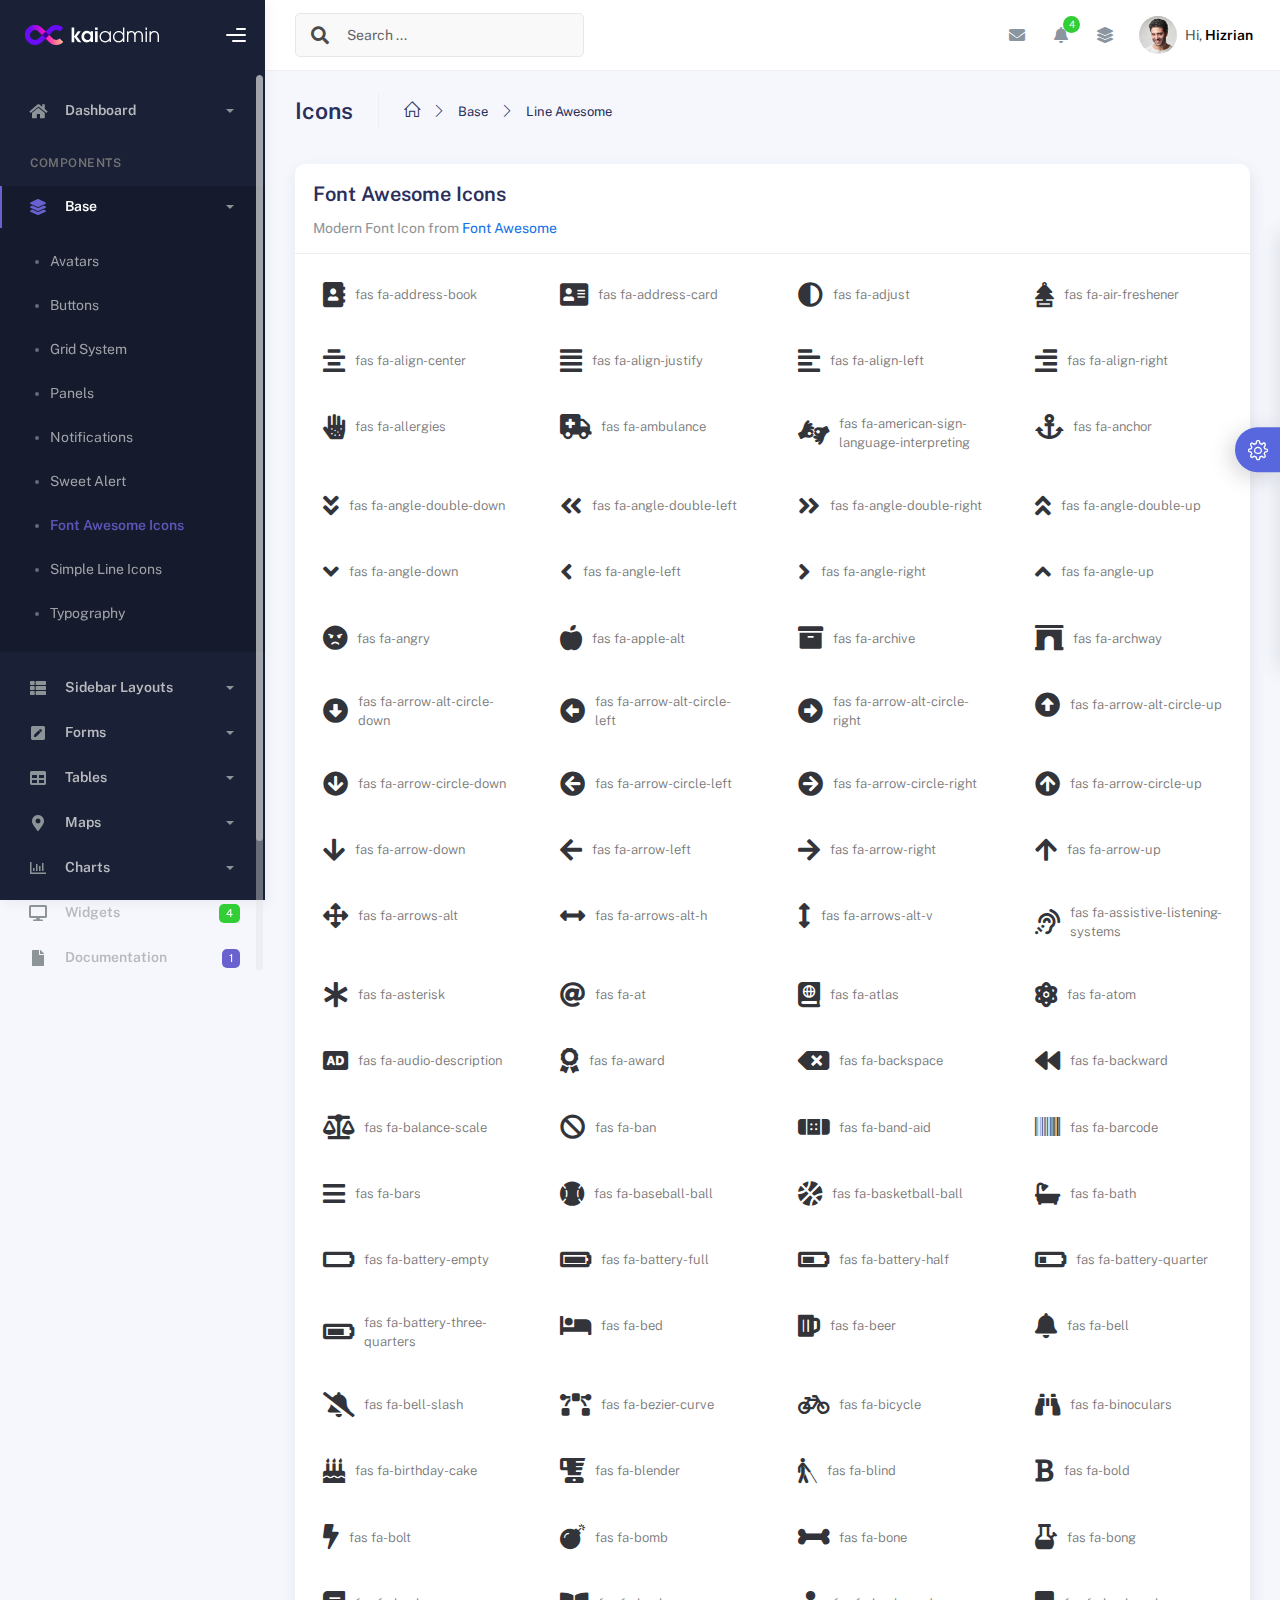
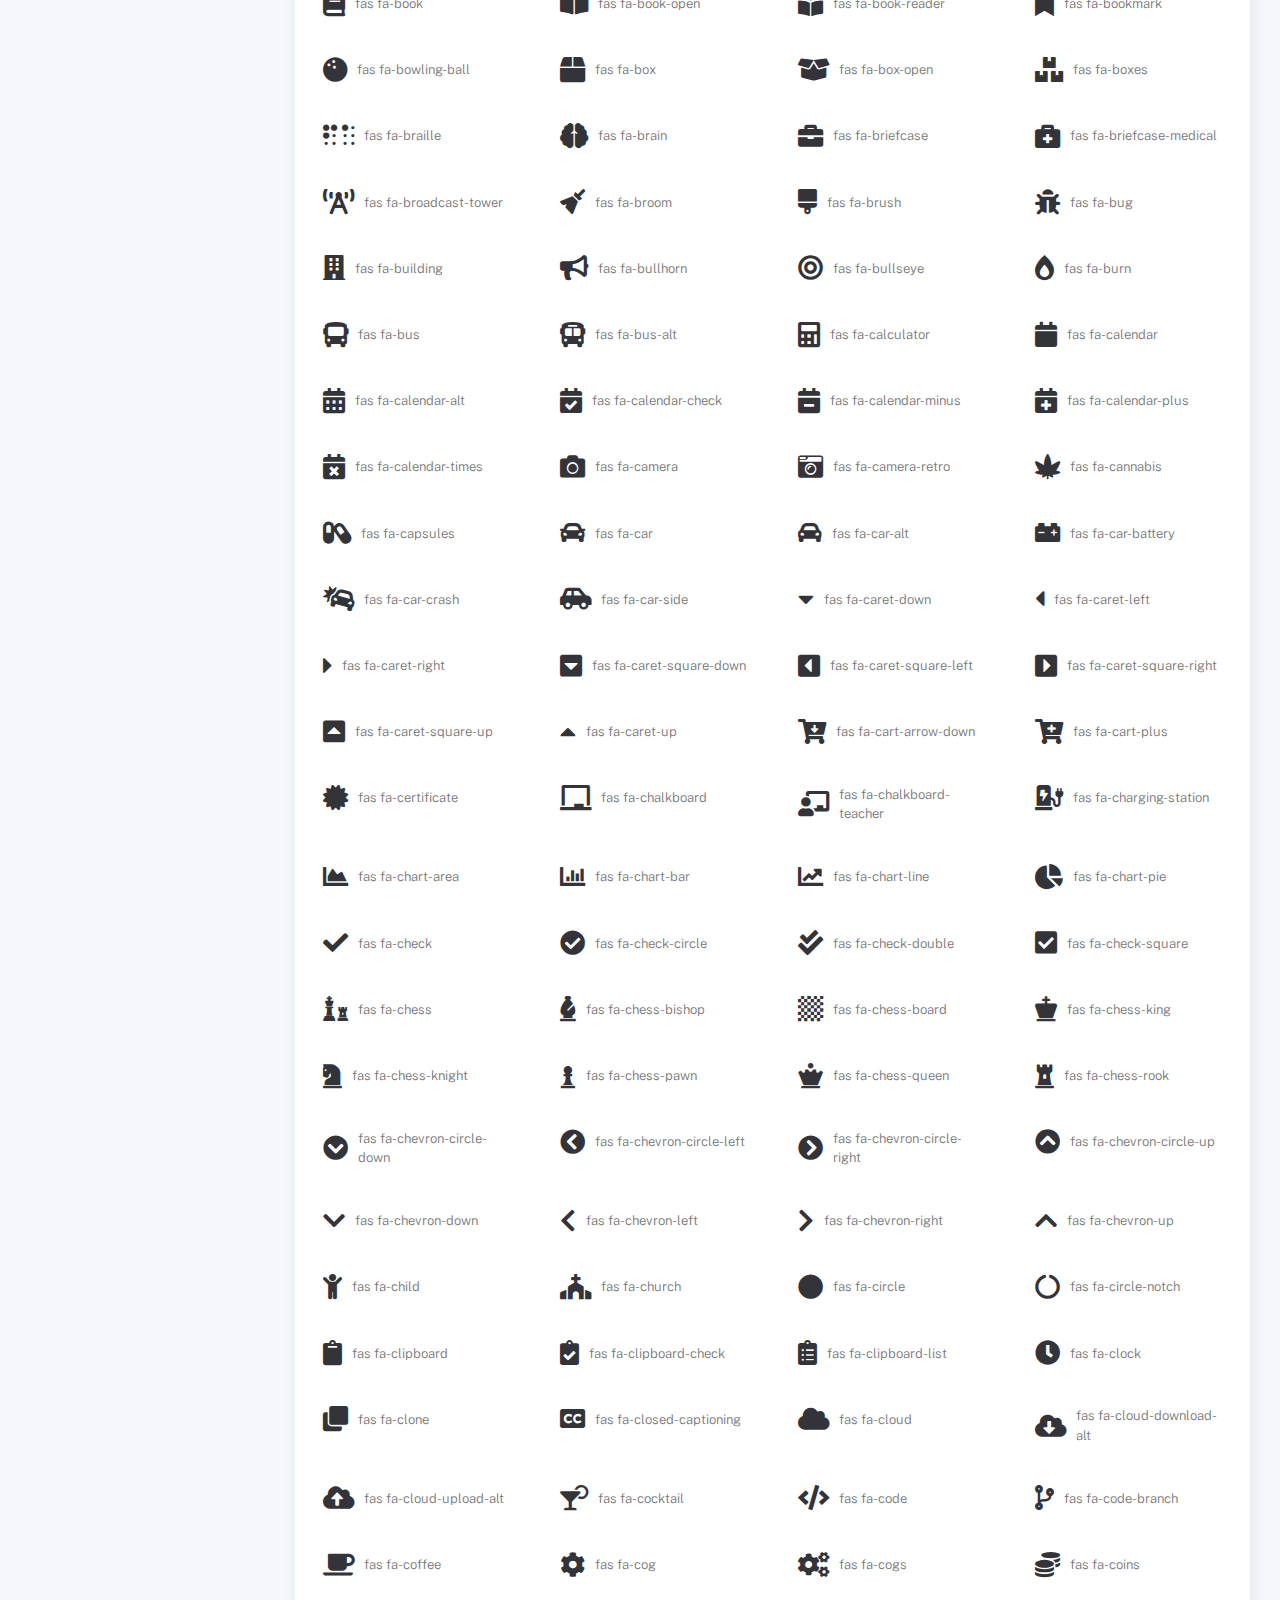
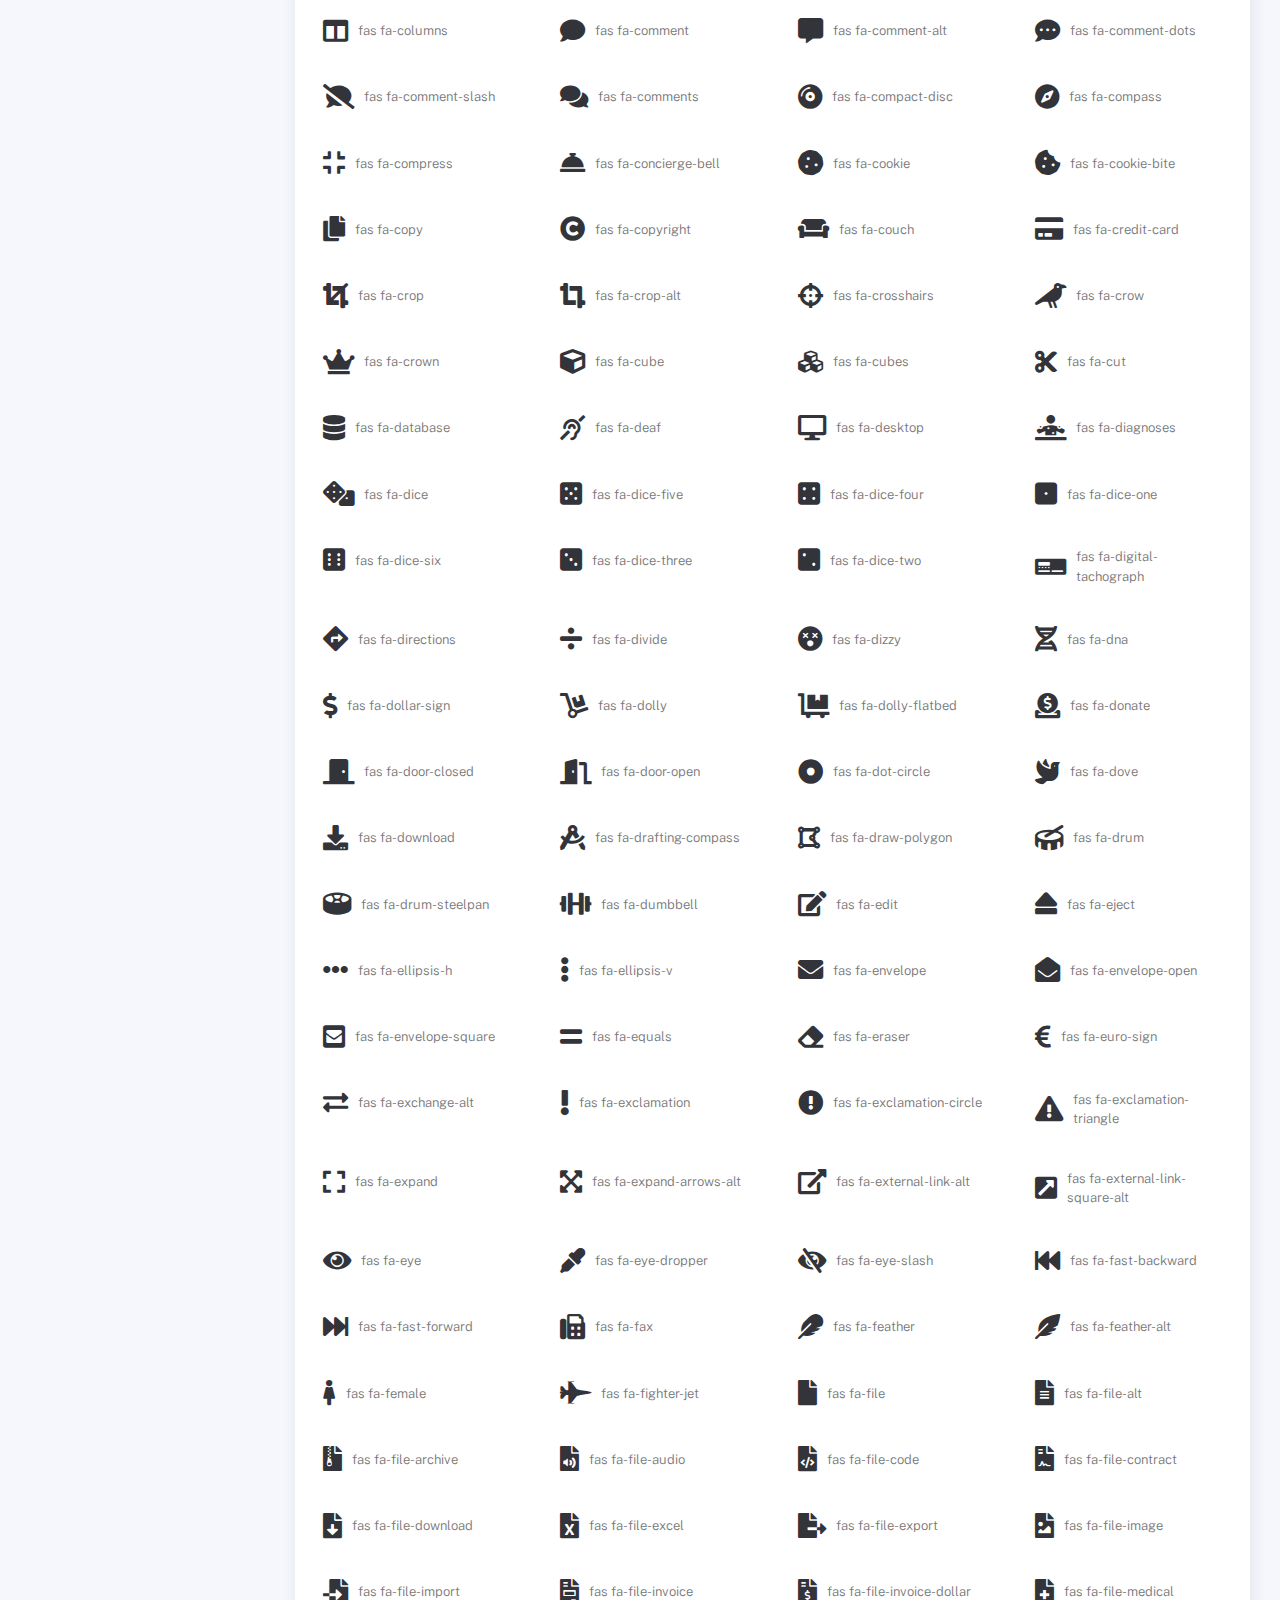
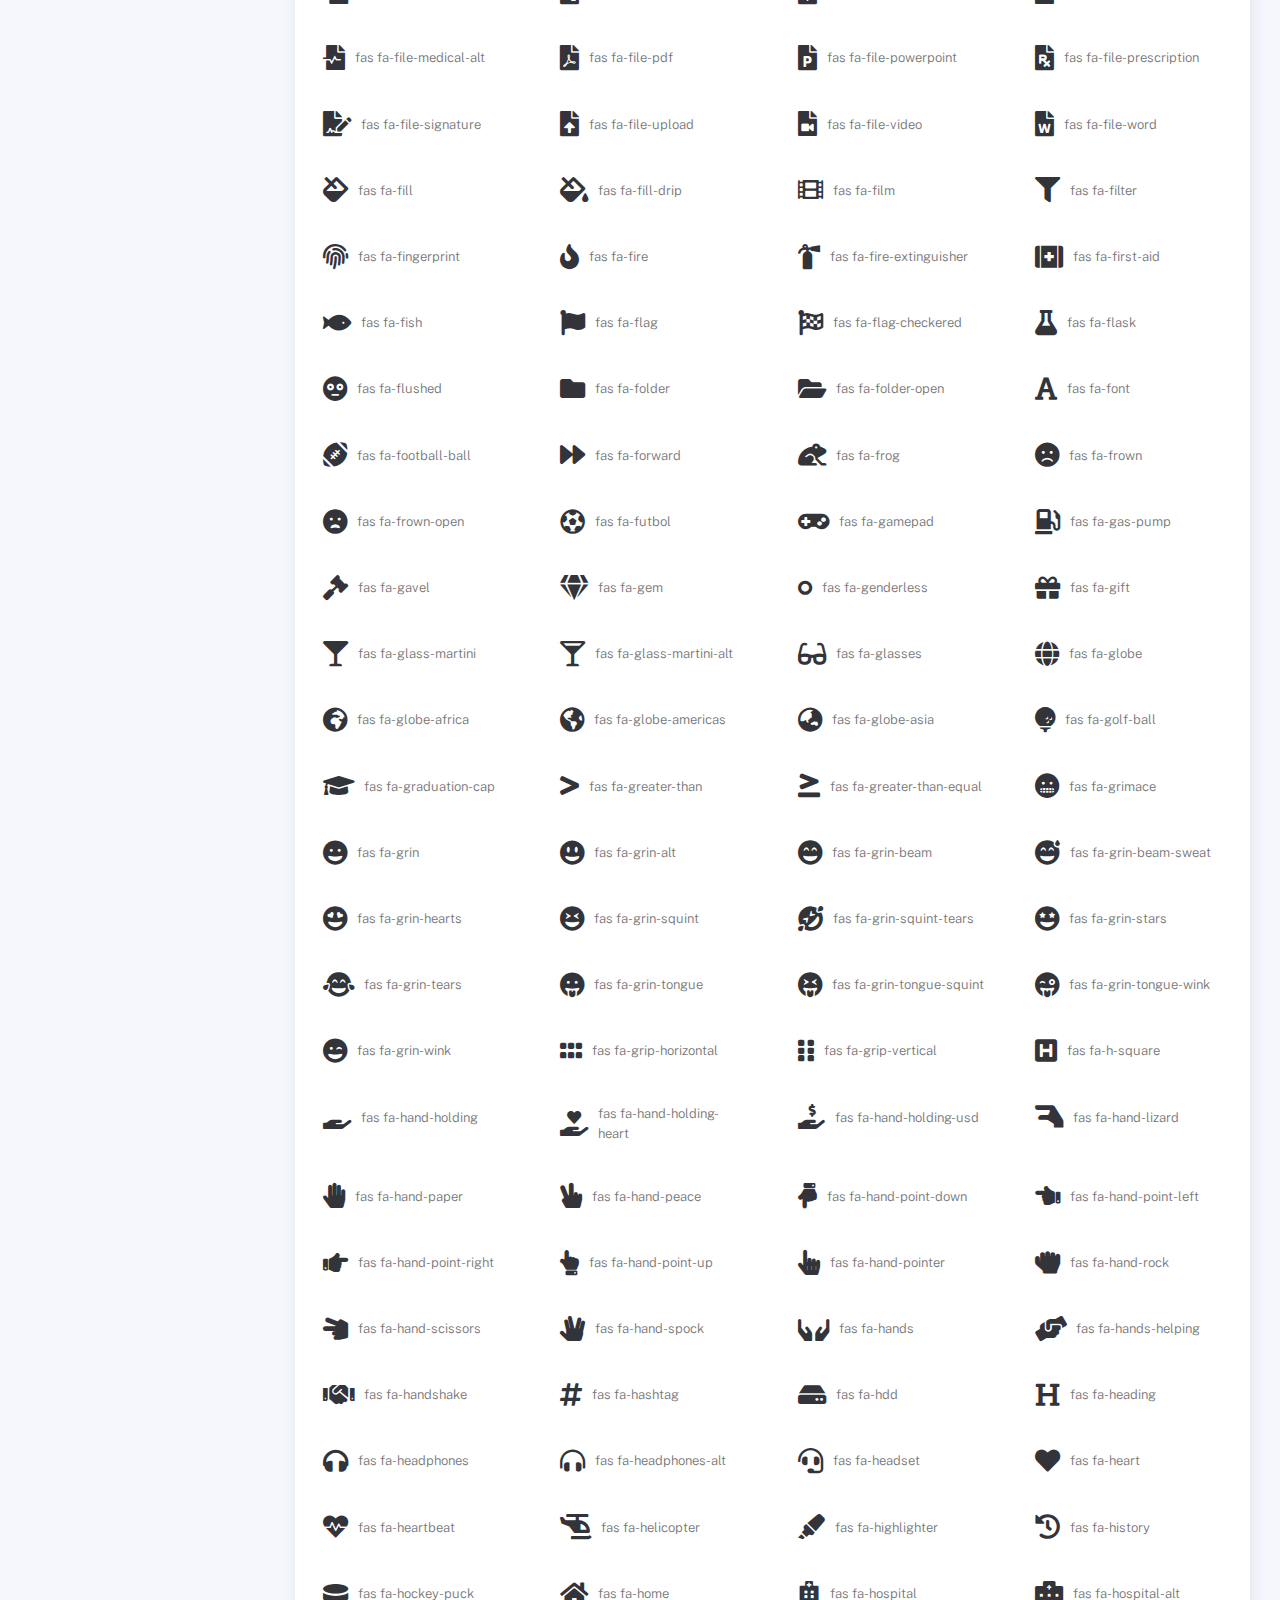
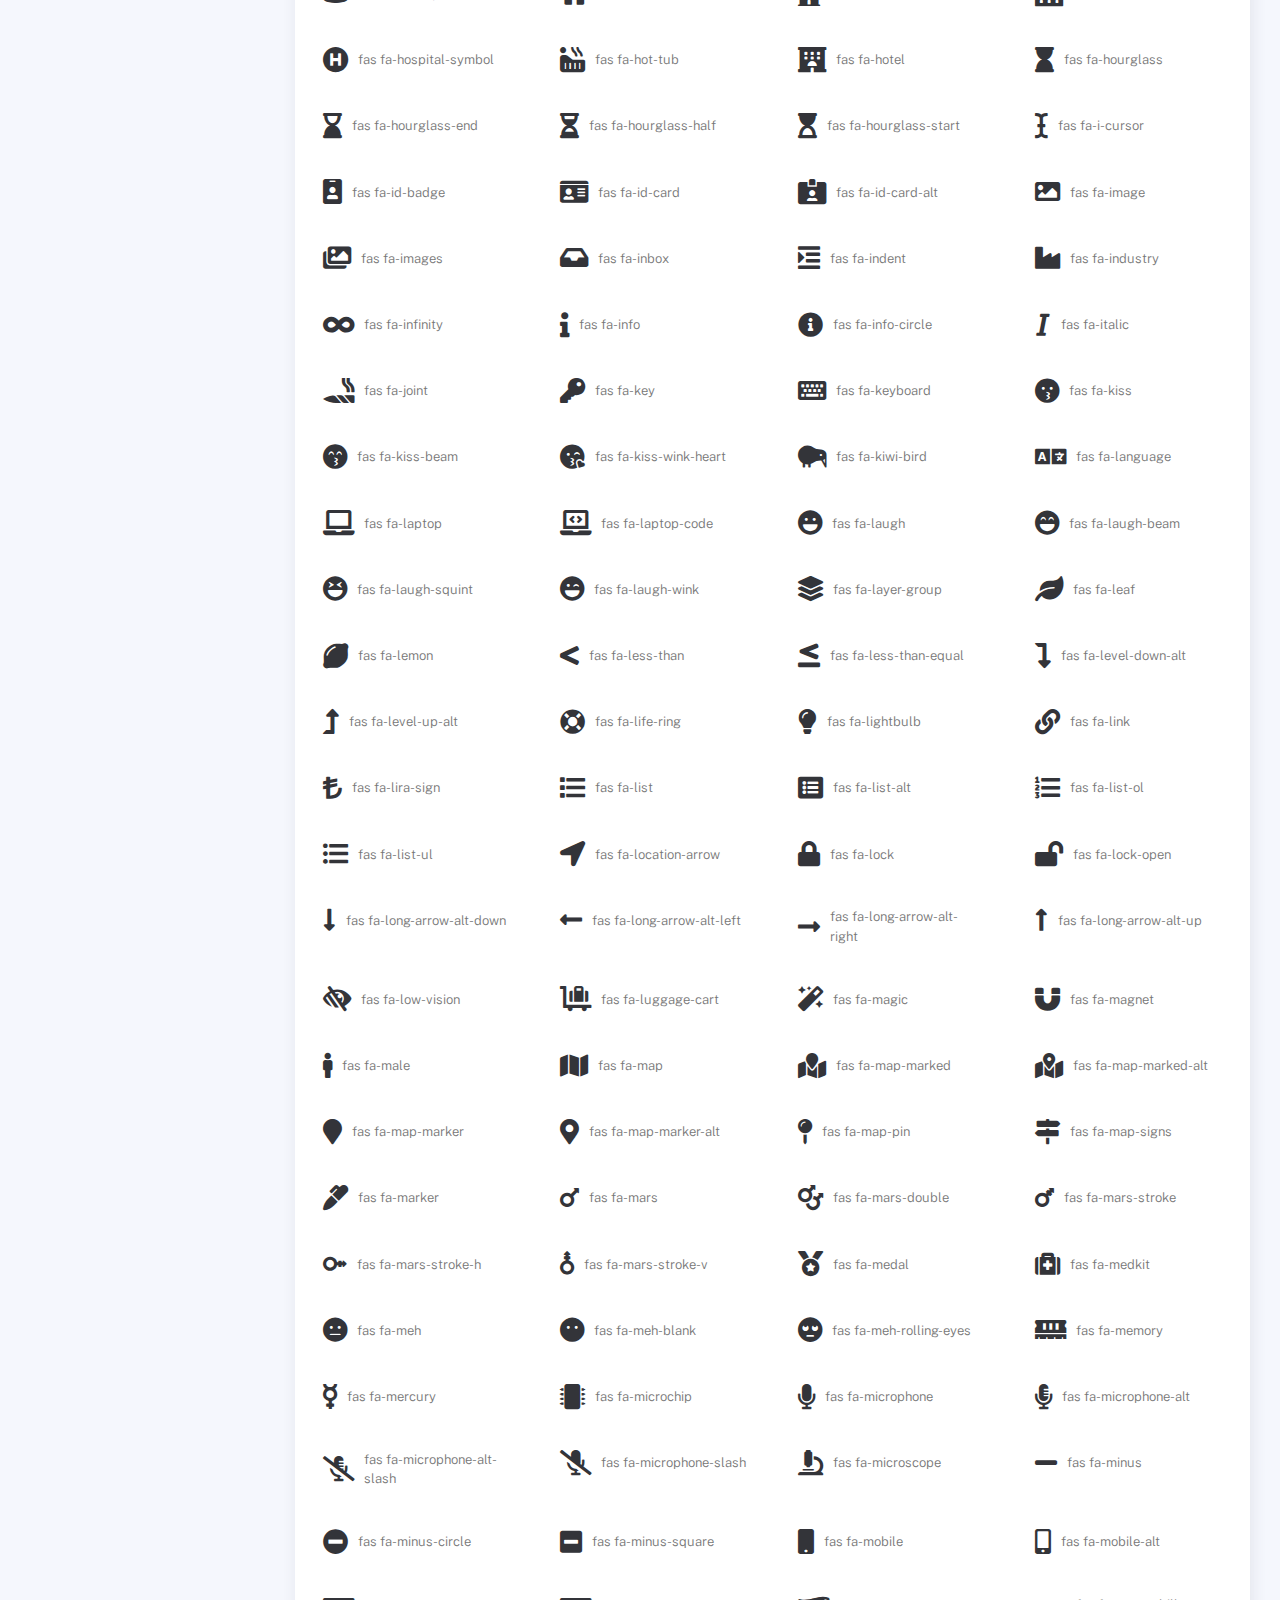
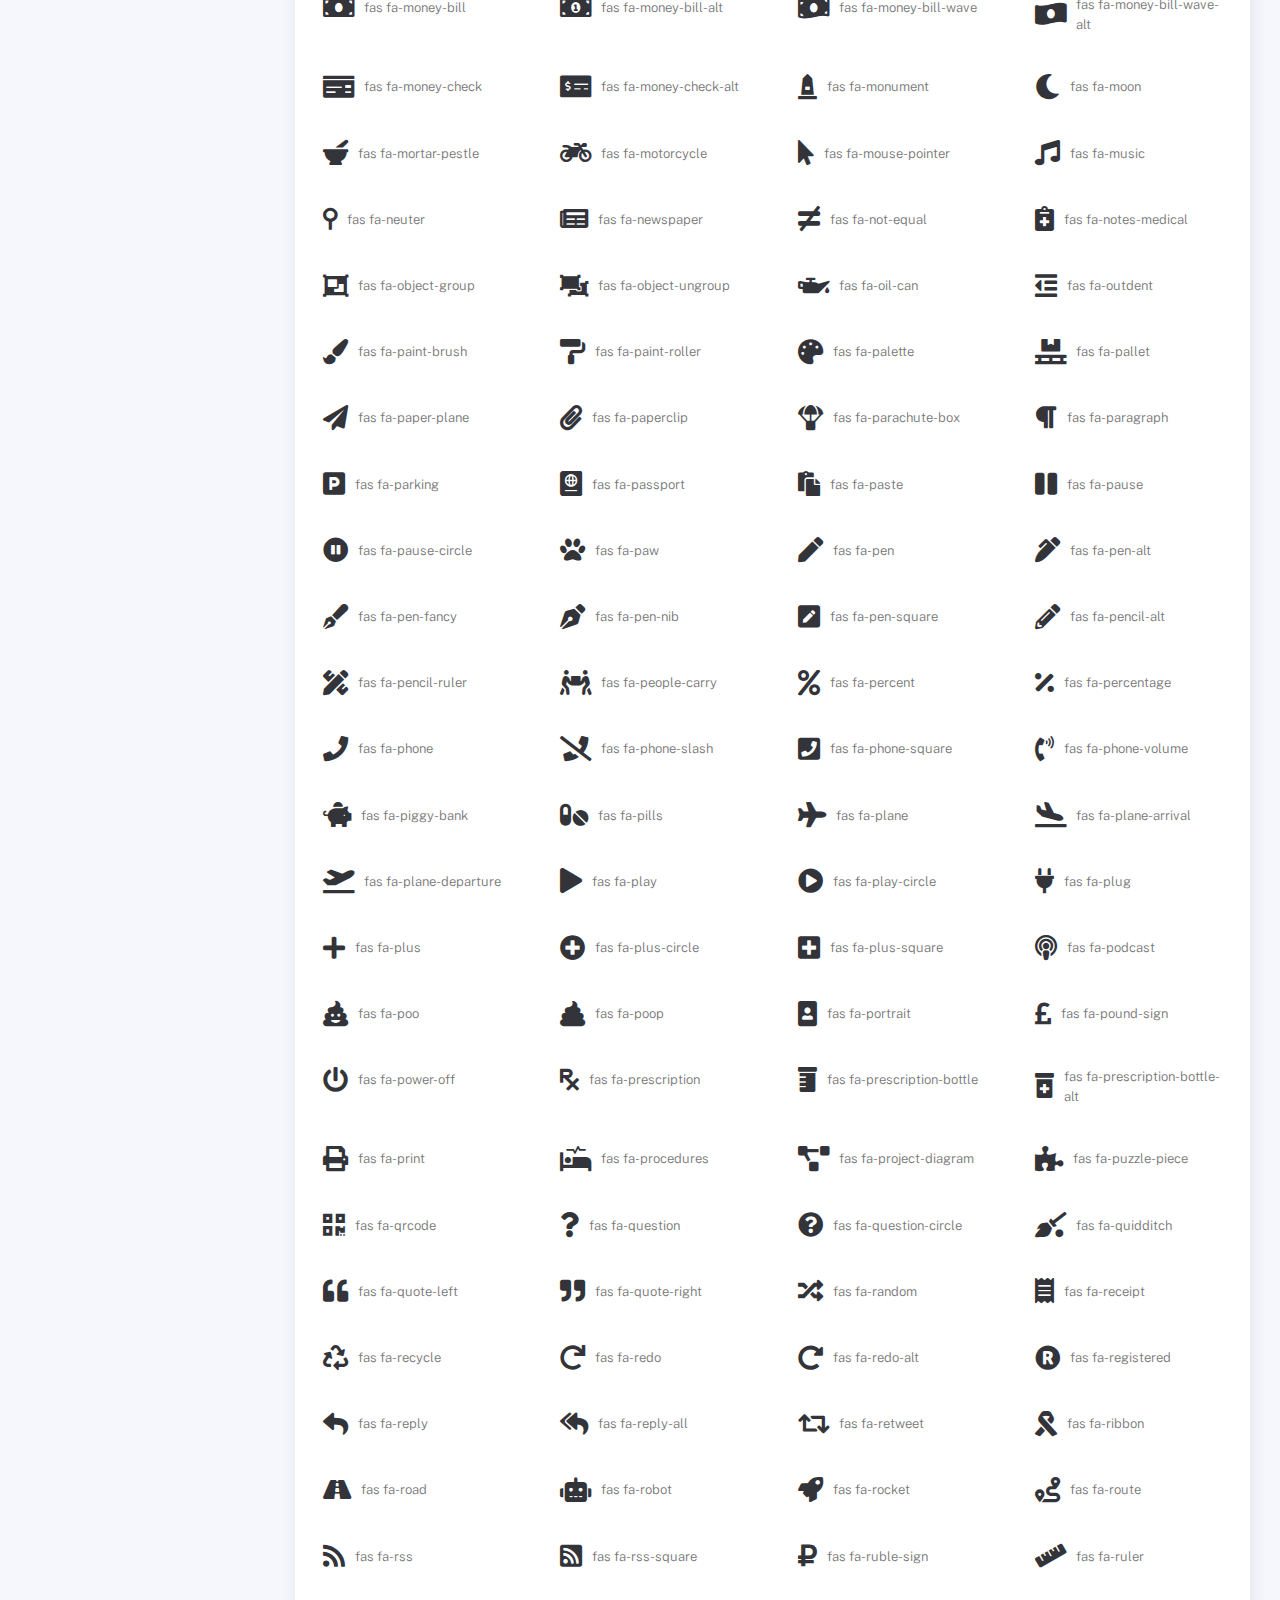
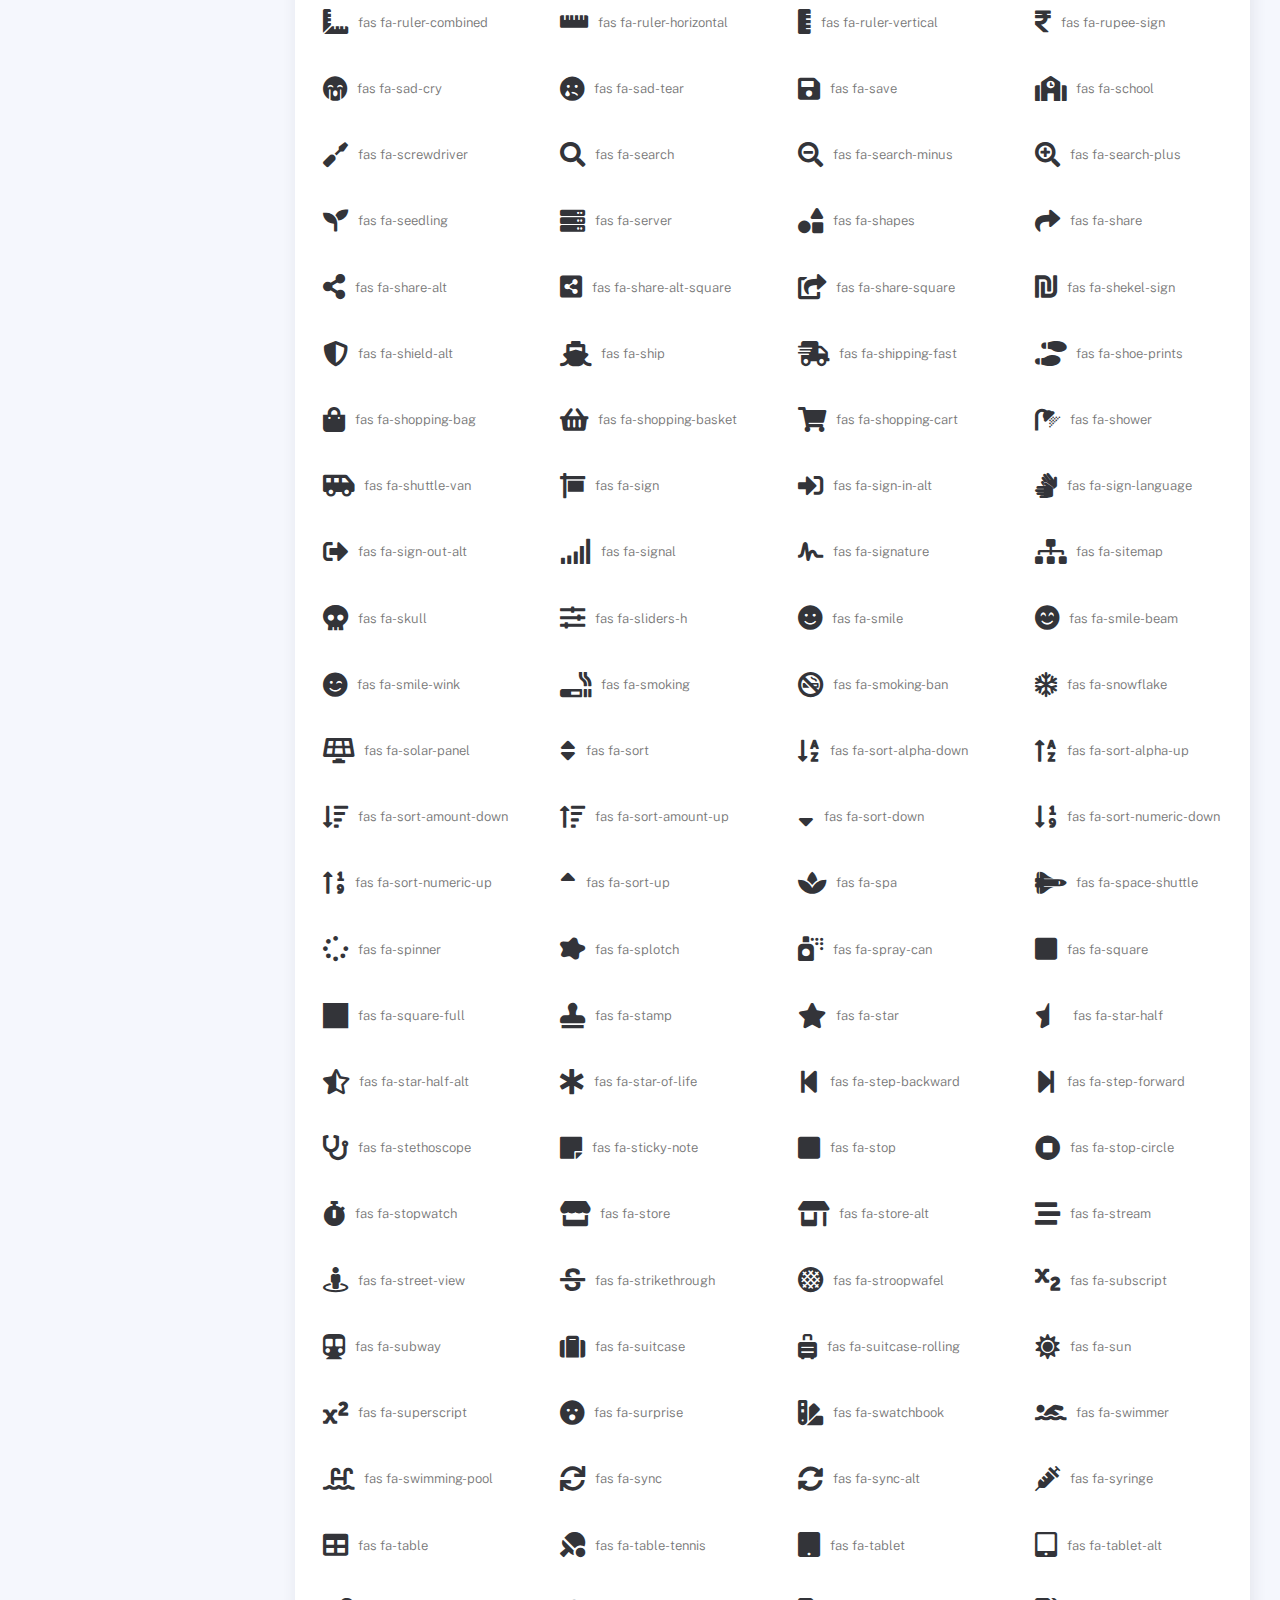
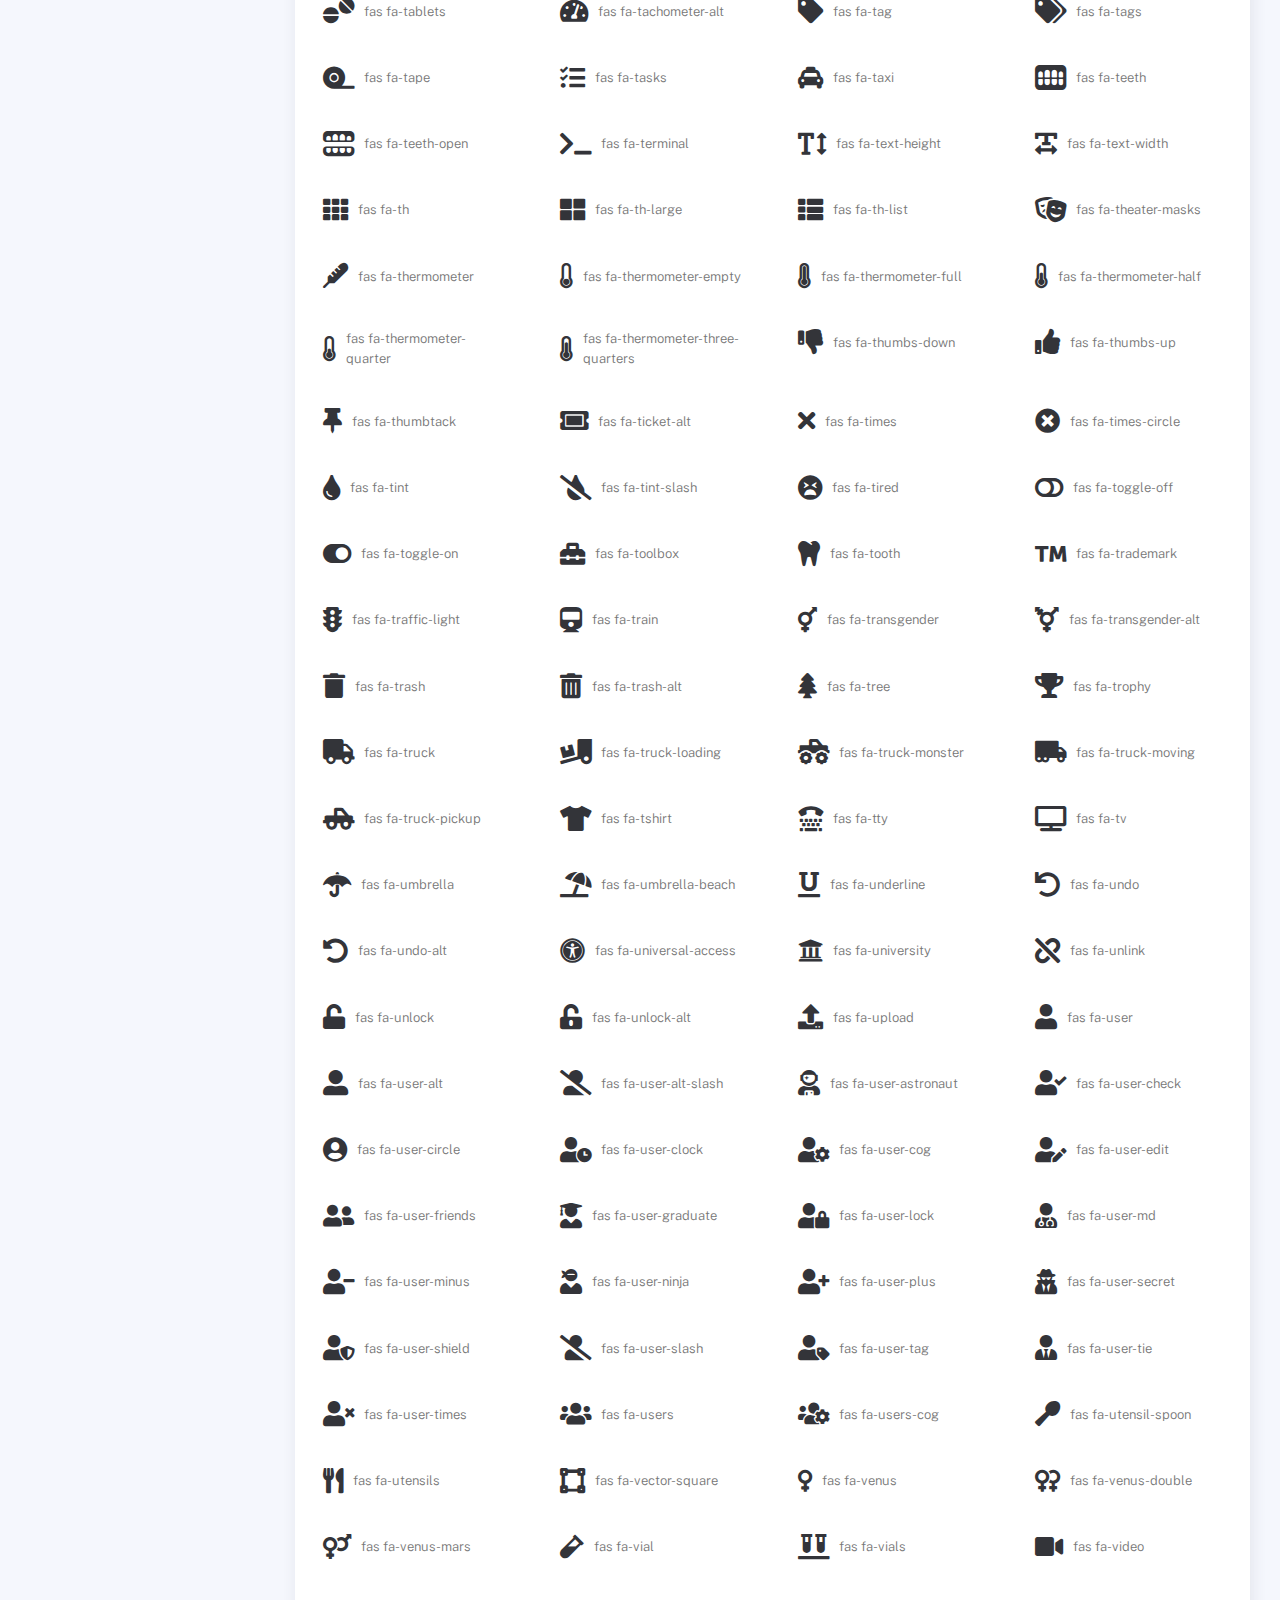
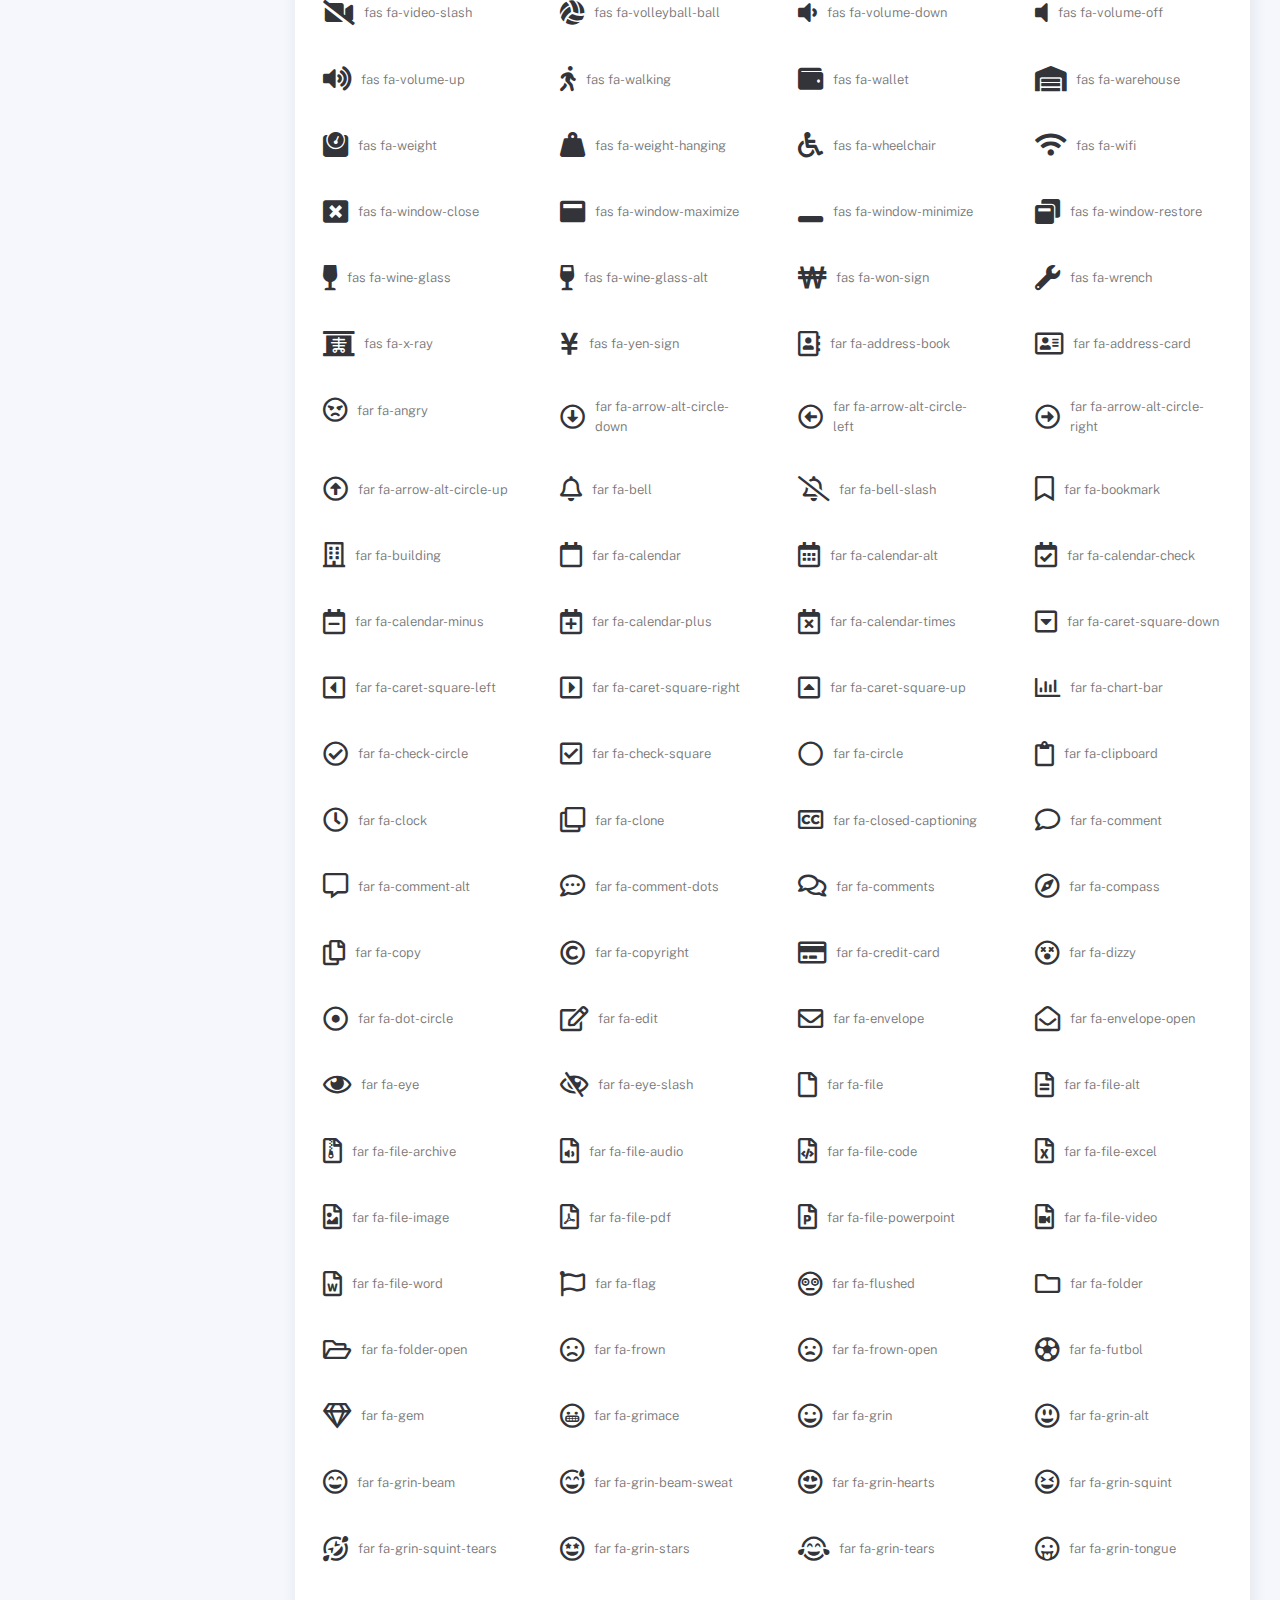
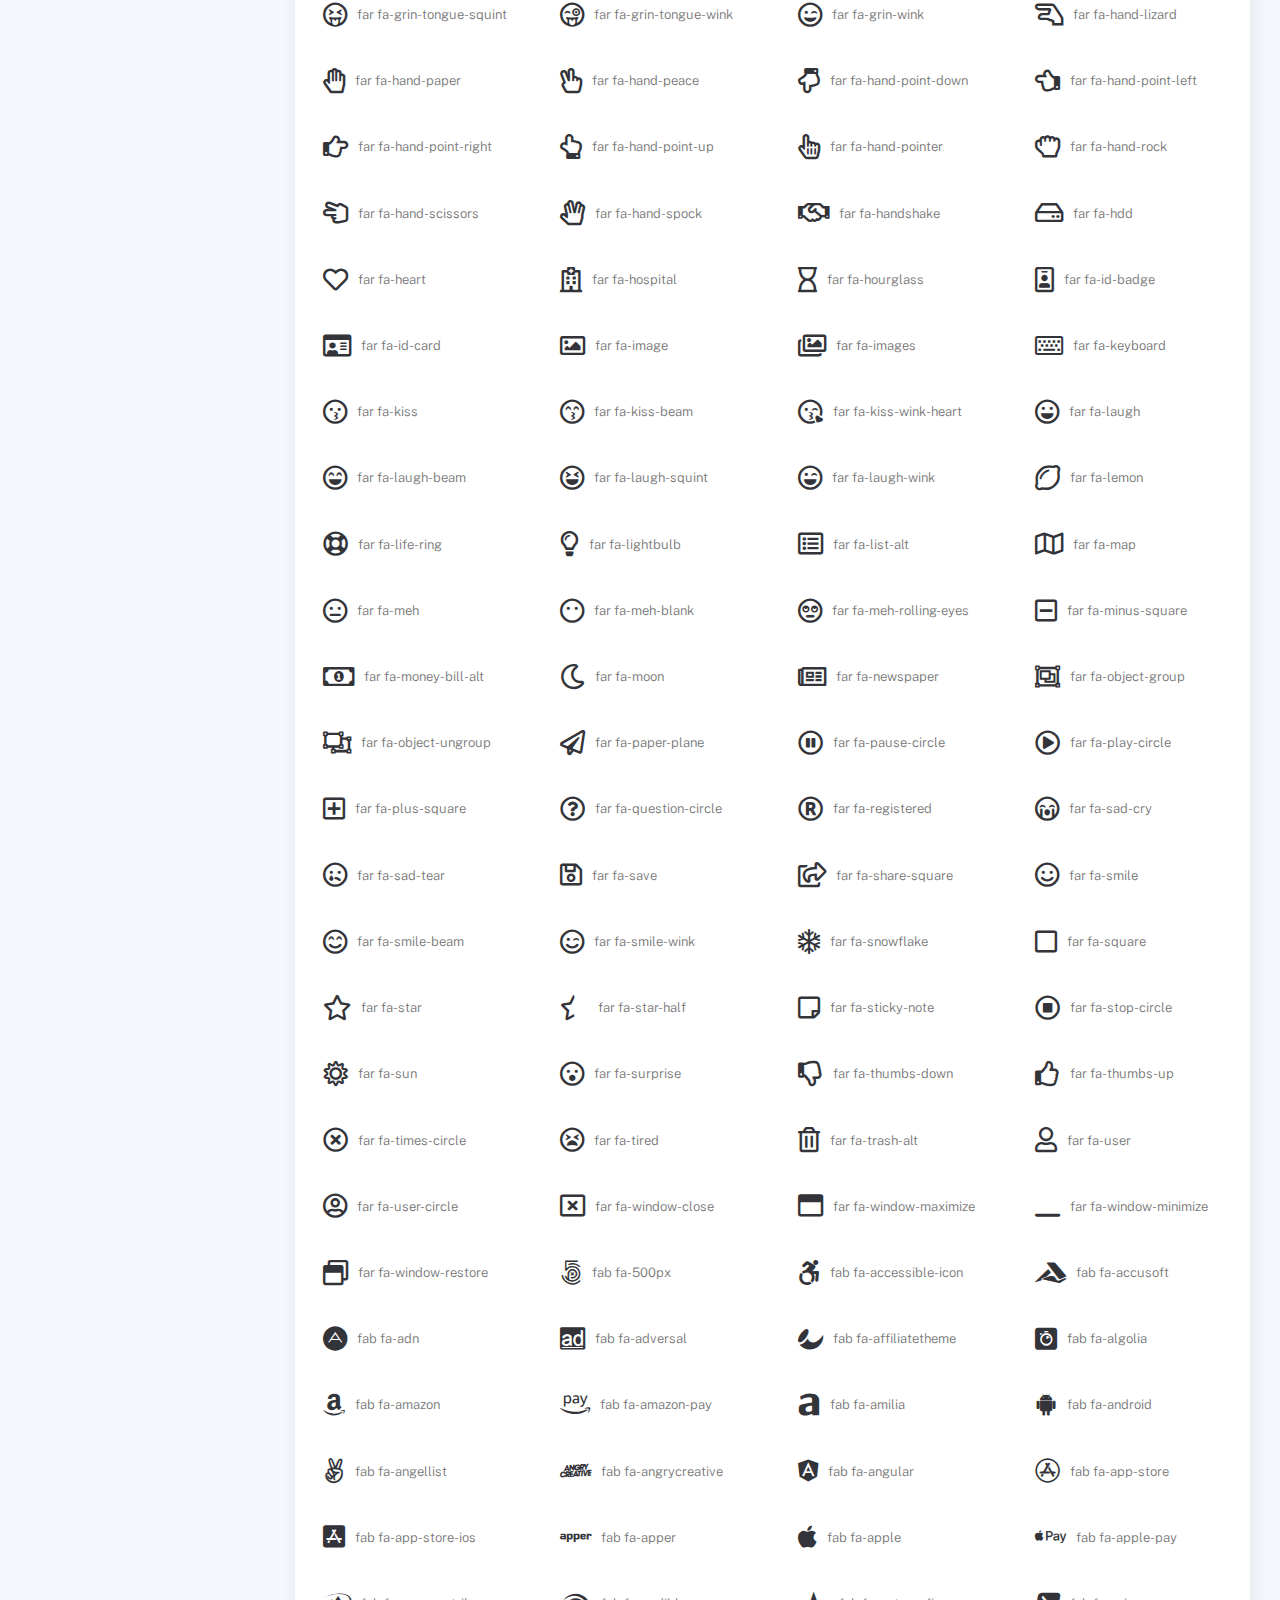
<file: adminpanel/components/font-awesome-icons.html>
<!DOCTYPE html>
<html lang="en">
  <head>
    <meta http-equiv="X-UA-Compatible" content="IE=edge" />
    <title>Font Awesome - Kaiadmin Bootstrap 5 Admin Dashboard</title>
    <meta
      content="width=device-width, initial-scale=1.0, shrink-to-fit=no"
      name="viewport"
    />
    <link
      rel="icon"
      href="../assets/img/kaiadmin/favicon.ico"
      type="image/x-icon"
    />

    <!-- Fonts and icons -->
    <script src="../assets/js/plugin/webfont/webfont.min.js"></script>
    <script>
      WebFont.load({
        google: { families: ["Public Sans:300,400,500,600,700"] },
        custom: {
          families: [
            "Font Awesome 5 Solid",
            "Font Awesome 5 Regular",
            "Font Awesome 5 Brands",
            "simple-line-icons",
          ],
          urls: ["../assets/css/fonts.min.css"],
        },
        active: function () {
          sessionStorage.fonts = true;
        },
      });
    </script>

    <!-- CSS Files -->
    <link rel="stylesheet" href="../assets/css/bootstrap.min.css" />
    <link rel="stylesheet" href="../assets/css/plugins.min.css" />
    <link rel="stylesheet" href="../assets/css/kaiadmin.min.css" />

    <!-- CSS Just for demo purpose, don't include it in your project -->
    <link rel="stylesheet" href="../assets/css/demo.css" />
  </head>
  <body>
    <div class="wrapper">
      <!-- Sidebar -->
      <div class="sidebar" data-background-color="dark">
        <div class="sidebar-logo">
          <!-- Logo Header -->
          <div class="logo-header" data-background-color="dark">
            <a href="../index.html" class="logo">
              <img
                src="../assets/img/kaiadmin/logo_light.svg"
                alt="navbar brand"
                class="navbar-brand"
                height="20"
              />
            </a>
            <div class="nav-toggle">
              <button class="btn btn-toggle toggle-sidebar">
                <i class="gg-menu-right"></i>
              </button>
              <button class="btn btn-toggle sidenav-toggler">
                <i class="gg-menu-left"></i>
              </button>
            </div>
            <button class="topbar-toggler more">
              <i class="gg-more-vertical-alt"></i>
            </button>
          </div>
          <!-- End Logo Header -->
        </div>
        <div class="sidebar-wrapper scrollbar scrollbar-inner">
          <div class="sidebar-content">
            <ul class="nav nav-secondary">
              <li class="nav-item">
                <a
                  data-bs-toggle="collapse"
                  href="#dashboard"
                  class="collapsed"
                  aria-expanded="false"
                >
                  <i class="fas fa-home"></i>
                  <p>Dashboard</p>
                  <span class="caret"></span>
                </a>
                <div class="collapse" id="dashboard">
                  <ul class="nav nav-collapse">
                    <li>
                      <a href="../../demo1/index.html">
                        <span class="sub-item">Dashboard 1</span>
                      </a>
                    </li>
                  </ul>
                </div>
              </li>
              <li class="nav-section">
                <span class="sidebar-mini-icon">
                  <i class="fa fa-ellipsis-h"></i>
                </span>
                <h4 class="text-section">Components</h4>
              </li>
              <li class="nav-item active submenu">
                <a data-bs-toggle="collapse" href="#base">
                  <i class="fas fa-layer-group"></i>
                  <p>Base</p>
                  <span class="caret"></span>
                </a>
                <div class="collapse show" id="base">
                  <ul class="nav nav-collapse">
                    <li>
                      <a href="../components/avatars.html">
                        <span class="sub-item">Avatars</span>
                      </a>
                    </li>
                    <li>
                      <a href="../components/buttons.html">
                        <span class="sub-item">Buttons</span>
                      </a>
                    </li>
                    <li>
                      <a href="../components/gridsystem.html">
                        <span class="sub-item">Grid System</span>
                      </a>
                    </li>
                    <li>
                      <a href="../components/panels.html">
                        <span class="sub-item">Panels</span>
                      </a>
                    </li>
                    <li>
                      <a href="../components/notifications.html">
                        <span class="sub-item">Notifications</span>
                      </a>
                    </li>
                    <li>
                      <a href="../components/sweetalert.html">
                        <span class="sub-item">Sweet Alert</span>
                      </a>
                    </li>
                    <li class="active">
                      <a href="../components/font-awesome-icons.html">
                        <span class="sub-item">Font Awesome Icons</span>
                      </a>
                    </li>
                    <li>
                      <a href="../components/simple-line-icons.html">
                        <span class="sub-item">Simple Line Icons</span>
                      </a>
                    </li>
                    <li>
                      <a href="../components/typography.html">
                        <span class="sub-item">Typography</span>
                      </a>
                    </li>
                  </ul>
                </div>
              </li>
              <li class="nav-item">
                <a data-bs-toggle="collapse" href="#sidebarLayouts">
                  <i class="fas fa-th-list"></i>
                  <p>Sidebar Layouts</p>
                  <span class="caret"></span>
                </a>
                <div class="collapse" id="sidebarLayouts">
                  <ul class="nav nav-collapse">
                    <li>
                      <a href="../sidebar-style-2.html">
                        <span class="sub-item">Sidebar Style 2</span>
                      </a>
                    </li>
                    <li>
                      <a href="../icon-menu.html">
                        <span class="sub-item">Icon Menu</span>
                      </a>
                    </li>
                  </ul>
                </div>
              </li>
              <li class="nav-item">
                <a data-bs-toggle="collapse" href="#forms">
                  <i class="fas fa-pen-square"></i>
                  <p>Forms</p>
                  <span class="caret"></span>
                </a>
                <div class="collapse" id="forms">
                  <ul class="nav nav-collapse">
                    <li>
                      <a href="../forms/forms.html">
                        <span class="sub-item">Basic Form</span>
                      </a>
                    </li>
                  </ul>
                </div>
              </li>
              <li class="nav-item">
                <a data-bs-toggle="collapse" href="#tables">
                  <i class="fas fa-table"></i>
                  <p>Tables</p>
                  <span class="caret"></span>
                </a>
                <div class="collapse" id="tables">
                  <ul class="nav nav-collapse">
                    <li>
                      <a href="../tables/tables.html">
                        <span class="sub-item">Basic Table</span>
                      </a>
                    </li>
                    <li>
                      <a href="../tables/datatables.html">
                        <span class="sub-item">Datatables</span>
                      </a>
                    </li>
                  </ul>
                </div>
              </li>
              <li class="nav-item">
                <a data-bs-toggle="collapse" href="#maps">
                  <i class="fas fa-map-marker-alt"></i>
                  <p>Maps</p>
                  <span class="caret"></span>
                </a>
                <div class="collapse" id="maps">
                  <ul class="nav nav-collapse">
                    <li>
                      <a href="../maps/googlemaps.html">
                        <span class="sub-item">Google Maps</span>
                      </a>
                    </li>
                    <li>
                      <a href="../maps/jsvectormap.html">
                        <span class="sub-item">Jsvectormap</span>
                      </a>
                    </li>
                  </ul>
                </div>
              </li>
              <li class="nav-item">
                <a data-bs-toggle="collapse" href="#charts">
                  <i class="far fa-chart-bar"></i>
                  <p>Charts</p>
                  <span class="caret"></span>
                </a>
                <div class="collapse" id="charts">
                  <ul class="nav nav-collapse">
                    <li>
                      <a href="../charts/charts.html">
                        <span class="sub-item">Chart Js</span>
                      </a>
                    </li>
                    <li>
                      <a href="../charts/sparkline.html">
                        <span class="sub-item">Sparkline</span>
                      </a>
                    </li>
                  </ul>
                </div>
              </li>
              <li class="nav-item">
                <a href="../widgets.html">
                  <i class="fas fa-desktop"></i>
                  <p>Widgets</p>
                  <span class="badge badge-success">4</span>
                </a>
              </li>
              <li class="nav-item">
                <a href="../../../documentation/index.html">
                  <i class="fas fa-file"></i>
                  <p>Documentation</p>
                  <span class="badge badge-secondary">1</span>
                </a>
              </li>
              <li class="nav-item">
                <a data-bs-toggle="collapse" href="#submenu">
                  <i class="fas fa-bars"></i>
                  <p>Menu Levels</p>
                  <span class="caret"></span>
                </a>
                <div class="collapse" id="submenu">
                  <ul class="nav nav-collapse">
                    <li>
                      <a data-bs-toggle="collapse" href="#subnav1">
                        <span class="sub-item">Level 1</span>
                        <span class="caret"></span>
                      </a>
                      <div class="collapse" id="subnav1">
                        <ul class="nav nav-collapse subnav">
                          <li>
                            <a href="#">
                              <span class="sub-item">Level 2</span>
                            </a>
                          </li>
                          <li>
                            <a href="#">
                              <span class="sub-item">Level 2</span>
                            </a>
                          </li>
                        </ul>
                      </div>
                    </li>
                    <li>
                      <a data-bs-toggle="collapse" href="#subnav2">
                        <span class="sub-item">Level 1</span>
                        <span class="caret"></span>
                      </a>
                      <div class="collapse" id="subnav2">
                        <ul class="nav nav-collapse subnav">
                          <li>
                            <a href="#">
                              <span class="sub-item">Level 2</span>
                            </a>
                          </li>
                        </ul>
                      </div>
                    </li>
                    <li>
                      <a href="#">
                        <span class="sub-item">Level 1</span>
                      </a>
                    </li>
                  </ul>
                </div>
              </li>
            </ul>
          </div>
        </div>
      </div>
      <!-- End Sidebar -->

      <div class="main-panel">
        <div class="main-header">
          <div class="main-header-logo">
            <!-- Logo Header -->
            <div class="logo-header" data-background-color="dark">
              <a href="../index.html" class="logo">
                <img
                  src="../assets/img/kaiadmin/logo_light.svg"
                  alt="navbar brand"
                  class="navbar-brand"
                  height="20"
                />
              </a>
              <div class="nav-toggle">
                <button class="btn btn-toggle toggle-sidebar">
                  <i class="gg-menu-right"></i>
                </button>
                <button class="btn btn-toggle sidenav-toggler">
                  <i class="gg-menu-left"></i>
                </button>
              </div>
              <button class="topbar-toggler more">
                <i class="gg-more-vertical-alt"></i>
              </button>
            </div>
            <!-- End Logo Header -->
          </div>
          <!-- Navbar Header -->
          <nav
            class="navbar navbar-header navbar-header-transparent navbar-expand-lg border-bottom"
          >
            <div class="container-fluid">
              <nav
                class="navbar navbar-header-left navbar-expand-lg navbar-form nav-search p-0 d-none d-lg-flex"
              >
                <div class="input-group">
                  <div class="input-group-prepend">
                    <button type="submit" class="btn btn-search pe-1">
                      <i class="fa fa-search search-icon"></i>
                    </button>
                  </div>
                  <input
                    type="text"
                    placeholder="Search ..."
                    class="form-control"
                  />
                </div>
              </nav>

              <ul class="navbar-nav topbar-nav ms-md-auto align-items-center">
                <li
                  class="nav-item topbar-icon dropdown hidden-caret d-flex d-lg-none"
                >
                  <a
                    class="nav-link dropdown-toggle"
                    data-bs-toggle="dropdown"
                    href="#"
                    role="button"
                    aria-expanded="false"
                    aria-haspopup="true"
                  >
                    <i class="fa fa-search"></i>
                  </a>
                  <ul class="dropdown-menu dropdown-search animated fadeIn">
                    <form class="navbar-left navbar-form nav-search">
                      <div class="input-group">
                        <input
                          type="text"
                          placeholder="Search ..."
                          class="form-control"
                        />
                      </div>
                    </form>
                  </ul>
                </li>
                <li class="nav-item topbar-icon dropdown hidden-caret">
                  <a
                    class="nav-link dropdown-toggle"
                    href="#"
                    id="messageDropdown"
                    role="button"
                    data-bs-toggle="dropdown"
                    aria-haspopup="true"
                    aria-expanded="false"
                  >
                    <i class="fa fa-envelope"></i>
                  </a>
                  <ul
                    class="dropdown-menu messages-notif-box animated fadeIn"
                    aria-labelledby="messageDropdown"
                  >
                    <li>
                      <div
                        class="dropdown-title d-flex justify-content-between align-items-center"
                      >
                        Messages
                        <a href="#" class="small">Mark all as read</a>
                      </div>
                    </li>
                    <li>
                      <div class="message-notif-scroll scrollbar-outer">
                        <div class="notif-center">
                          <a href="#">
                            <div class="notif-img">
                              <img
                                src="../assets/img/jm_denis.jpg"
                                alt="Img Profile"
                              />
                            </div>
                            <div class="notif-content">
                              <span class="subject">Jimmy Denis</span>
                              <span class="block"> How are you ? </span>
                              <span class="time">5 minutes ago</span>
                            </div>
                          </a>
                          <a href="#">
                            <div class="notif-img">
                              <img
                                src="../assets/img/chadengle.jpg"
                                alt="Img Profile"
                              />
                            </div>
                            <div class="notif-content">
                              <span class="subject">Chad</span>
                              <span class="block"> Ok, Thanks ! </span>
                              <span class="time">12 minutes ago</span>
                            </div>
                          </a>
                          <a href="#">
                            <div class="notif-img">
                              <img
                                src="../assets/img/mlane.jpg"
                                alt="Img Profile"
                              />
                            </div>
                            <div class="notif-content">
                              <span class="subject">Jhon Doe</span>
                              <span class="block">
                                Ready for the meeting today...
                              </span>
                              <span class="time">12 minutes ago</span>
                            </div>
                          </a>
                          <a href="#">
                            <div class="notif-img">
                              <img
                                src="../assets/img/talha.jpg"
                                alt="Img Profile"
                              />
                            </div>
                            <div class="notif-content">
                              <span class="subject">Talha</span>
                              <span class="block"> Hi, Apa Kabar ? </span>
                              <span class="time">17 minutes ago</span>
                            </div>
                          </a>
                        </div>
                      </div>
                    </li>
                    <li>
                      <a class="see-all" href="javascript:void(0);"
                        >See all messages<i class="fa fa-angle-right"></i>
                      </a>
                    </li>
                  </ul>
                </li>
                <li class="nav-item topbar-icon dropdown hidden-caret">
                  <a
                    class="nav-link dropdown-toggle"
                    href="#"
                    id="notifDropdown"
                    role="button"
                    data-bs-toggle="dropdown"
                    aria-haspopup="true"
                    aria-expanded="false"
                  >
                    <i class="fa fa-bell"></i>
                    <span class="notification">4</span>
                  </a>
                  <ul
                    class="dropdown-menu notif-box animated fadeIn"
                    aria-labelledby="notifDropdown"
                  >
                    <li>
                      <div class="dropdown-title">
                        You have 4 new notification
                      </div>
                    </li>
                    <li>
                      <div class="notif-scroll scrollbar-outer">
                        <div class="notif-center">
                          <a href="#">
                            <div class="notif-icon notif-primary">
                              <i class="fa fa-user-plus"></i>
                            </div>
                            <div class="notif-content">
                              <span class="block"> New user registered </span>
                              <span class="time">5 minutes ago</span>
                            </div>
                          </a>
                          <a href="#">
                            <div class="notif-icon notif-success">
                              <i class="fa fa-comment"></i>
                            </div>
                            <div class="notif-content">
                              <span class="block">
                                Rahmad commented on Admin
                              </span>
                              <span class="time">12 minutes ago</span>
                            </div>
                          </a>
                          <a href="#">
                            <div class="notif-img">
                              <img
                                src="../assets/img/profile2.jpg"
                                alt="Img Profile"
                              />
                            </div>
                            <div class="notif-content">
                              <span class="block">
                                Reza send messages to you
                              </span>
                              <span class="time">12 minutes ago</span>
                            </div>
                          </a>
                          <a href="#">
                            <div class="notif-icon notif-danger">
                              <i class="fa fa-heart"></i>
                            </div>
                            <div class="notif-content">
                              <span class="block"> Farrah liked Admin </span>
                              <span class="time">17 minutes ago</span>
                            </div>
                          </a>
                        </div>
                      </div>
                    </li>
                    <li>
                      <a class="see-all" href="javascript:void(0);"
                        >See all notifications<i class="fa fa-angle-right"></i>
                      </a>
                    </li>
                  </ul>
                </li>
                <li class="nav-item topbar-icon dropdown hidden-caret">
                  <a
                    class="nav-link"
                    data-bs-toggle="dropdown"
                    href="#"
                    aria-expanded="false"
                  >
                    <i class="fas fa-layer-group"></i>
                  </a>
                  <div class="dropdown-menu quick-actions animated fadeIn">
                    <div class="quick-actions-header">
                      <span class="title mb-1">Quick Actions</span>
                      <span class="subtitle op-7">Shortcuts</span>
                    </div>
                    <div class="quick-actions-scroll scrollbar-outer">
                      <div class="quick-actions-items">
                        <div class="row m-0">
                          <a class="col-6 col-md-4 p-0" href="#">
                            <div class="quick-actions-item">
                              <div class="avatar-item bg-danger rounded-circle">
                                <i class="far fa-calendar-alt"></i>
                              </div>
                              <span class="text">Calendar</span>
                            </div>
                          </a>
                          <a class="col-6 col-md-4 p-0" href="#">
                            <div class="quick-actions-item">
                              <div
                                class="avatar-item bg-warning rounded-circle"
                              >
                                <i class="fas fa-map"></i>
                              </div>
                              <span class="text">Maps</span>
                            </div>
                          </a>
                          <a class="col-6 col-md-4 p-0" href="#">
                            <div class="quick-actions-item">
                              <div class="avatar-item bg-info rounded-circle">
                                <i class="fas fa-file-excel"></i>
                              </div>
                              <span class="text">Reports</span>
                            </div>
                          </a>
                          <a class="col-6 col-md-4 p-0" href="#">
                            <div class="quick-actions-item">
                              <div
                                class="avatar-item bg-success rounded-circle"
                              >
                                <i class="fas fa-envelope"></i>
                              </div>
                              <span class="text">Emails</span>
                            </div>
                          </a>
                          <a class="col-6 col-md-4 p-0" href="#">
                            <div class="quick-actions-item">
                              <div
                                class="avatar-item bg-primary rounded-circle"
                              >
                                <i class="fas fa-file-invoice-dollar"></i>
                              </div>
                              <span class="text">Invoice</span>
                            </div>
                          </a>
                          <a class="col-6 col-md-4 p-0" href="#">
                            <div class="quick-actions-item">
                              <div
                                class="avatar-item bg-secondary rounded-circle"
                              >
                                <i class="fas fa-credit-card"></i>
                              </div>
                              <span class="text">Payments</span>
                            </div>
                          </a>
                        </div>
                      </div>
                    </div>
                  </div>
                </li>

                <li class="nav-item topbar-user dropdown hidden-caret">
                  <a
                    class="dropdown-toggle profile-pic"
                    data-bs-toggle="dropdown"
                    href="#"
                    aria-expanded="false"
                  >
                    <div class="avatar-sm">
                      <img
                        src="../assets/img/profile.jpg"
                        alt="..."
                        class="avatar-img rounded-circle"
                      />
                    </div>
                    <span class="profile-username">
                      <span class="op-7">Hi,</span>
                      <span class="fw-bold">Hizrian</span>
                    </span>
                  </a>
                  <ul class="dropdown-menu dropdown-user animated fadeIn">
                    <div class="dropdown-user-scroll scrollbar-outer">
                      <li>
                        <div class="user-box">
                          <div class="avatar-lg">
                            <img
                              src="../assets/img/profile.jpg"
                              alt="image profile"
                              class="avatar-img rounded"
                            />
                          </div>
                          <div class="u-text">
                            <h4>Hizrian</h4>
                            <p class="text-muted">hello@example.com</p>
                            <a
                              href="profile.html"
                              class="btn btn-xs btn-secondary btn-sm"
                              >View Profile</a
                            >
                          </div>
                        </div>
                      </li>
                      <li>
                        <div class="dropdown-divider"></div>
                        <a class="dropdown-item" href="#">My Profile</a>
                        <a class="dropdown-item" href="#">My Balance</a>
                        <a class="dropdown-item" href="#">Inbox</a>
                        <div class="dropdown-divider"></div>
                        <a class="dropdown-item" href="#">Account Setting</a>
                        <div class="dropdown-divider"></div>
                        <a class="dropdown-item" href="#">Logout</a>
                      </li>
                    </div>
                  </ul>
                </li>
              </ul>
            </div>
          </nav>
          <!-- End Navbar -->
        </div>

        <div class="container">
          <div class="page-inner">
            <div class="page-header">
              <h3 class="fw-bold mb-3">Icons</h3>
              <ul class="breadcrumbs mb-3">
                <li class="nav-home">
                  <a href="#">
                    <i class="icon-home"></i>
                  </a>
                </li>
                <li class="separator">
                  <i class="icon-arrow-right"></i>
                </li>
                <li class="nav-item">
                  <a href="#">Base</a>
                </li>
                <li class="separator">
                  <i class="icon-arrow-right"></i>
                </li>
                <li class="nav-item">
                  <a href="#">Line Awesome</a>
                </li>
              </ul>
            </div>
            <div class="row">
              <div class="col-md-12">
                <div class="card">
                  <div class="card-header">
                    <div class="card-title">Font Awesome Icons</div>
                    <div class="card-category">
                      Modern Font Icon from
                      <a class="link" href="https://fontawesome.com"
                        >Font Awesome</a
                      >
                    </div>
                  </div>
                  <div class="card-body">
                    <div id="row-demo-icon" class="row"></div>
                  </div>
                </div>
              </div>
            </div>
          </div>
        </div>

        <footer class="footer">
          <div class="container-fluid d-flex justify-content-between">
            <nav class="pull-left">
              <ul class="nav">
                <li class="nav-item">
                  <a class="nav-link" href="http://www.themekita.com">
                    ThemeKita
                  </a>
                </li>
                <li class="nav-item">
                  <a class="nav-link" href="#"> Help </a>
                </li>
                <li class="nav-item">
                  <a class="nav-link" href="#"> Licenses </a>
                </li>
              </ul>
            </nav>
            <div class="copyright">
              2024, made with <i class="fa fa-heart heart text-danger"></i> by
              <a href="http://www.themekita.com">ThemeKita</a>
            </div>
            <div>
              Distributed by
              <a target="_blank" href="https://themewagon.com/">ThemeWagon</a>.
            </div>
          </div>
        </footer>
      </div>

      <!-- Custom template | don't include it in your project! -->
      <div class="custom-template">
        <div class="title">Settings</div>
        <div class="custom-content">
          <div class="switcher">
            <div class="switch-block">
              <h4>Logo Header</h4>
              <div class="btnSwitch">
                <button
                  type="button"
                  class="selected changeLogoHeaderColor"
                  data-color="dark"
                ></button>
                <button
                  type="button"
                  class="selected changeLogoHeaderColor"
                  data-color="blue"
                ></button>
                <button
                  type="button"
                  class="changeLogoHeaderColor"
                  data-color="purple"
                ></button>
                <button
                  type="button"
                  class="changeLogoHeaderColor"
                  data-color="light-blue"
                ></button>
                <button
                  type="button"
                  class="changeLogoHeaderColor"
                  data-color="green"
                ></button>
                <button
                  type="button"
                  class="changeLogoHeaderColor"
                  data-color="orange"
                ></button>
                <button
                  type="button"
                  class="changeLogoHeaderColor"
                  data-color="red"
                ></button>
                <button
                  type="button"
                  class="changeLogoHeaderColor"
                  data-color="white"
                ></button>
                <br />
                <button
                  type="button"
                  class="changeLogoHeaderColor"
                  data-color="dark2"
                ></button>
                <button
                  type="button"
                  class="changeLogoHeaderColor"
                  data-color="blue2"
                ></button>
                <button
                  type="button"
                  class="changeLogoHeaderColor"
                  data-color="purple2"
                ></button>
                <button
                  type="button"
                  class="changeLogoHeaderColor"
                  data-color="light-blue2"
                ></button>
                <button
                  type="button"
                  class="changeLogoHeaderColor"
                  data-color="green2"
                ></button>
                <button
                  type="button"
                  class="changeLogoHeaderColor"
                  data-color="orange2"
                ></button>
                <button
                  type="button"
                  class="changeLogoHeaderColor"
                  data-color="red2"
                ></button>
              </div>
            </div>
            <div class="switch-block">
              <h4>Navbar Header</h4>
              <div class="btnSwitch">
                <button
                  type="button"
                  class="changeTopBarColor"
                  data-color="dark"
                ></button>
                <button
                  type="button"
                  class="changeTopBarColor"
                  data-color="blue"
                ></button>
                <button
                  type="button"
                  class="changeTopBarColor"
                  data-color="purple"
                ></button>
                <button
                  type="button"
                  class="changeTopBarColor"
                  data-color="light-blue"
                ></button>
                <button
                  type="button"
                  class="changeTopBarColor"
                  data-color="green"
                ></button>
                <button
                  type="button"
                  class="changeTopBarColor"
                  data-color="orange"
                ></button>
                <button
                  type="button"
                  class="changeTopBarColor"
                  data-color="red"
                ></button>
                <button
                  type="button"
                  class="changeTopBarColor"
                  data-color="white"
                ></button>
                <br />
                <button
                  type="button"
                  class="changeTopBarColor"
                  data-color="dark2"
                ></button>
                <button
                  type="button"
                  class="selected changeTopBarColor"
                  data-color="blue2"
                ></button>
                <button
                  type="button"
                  class="changeTopBarColor"
                  data-color="purple2"
                ></button>
                <button
                  type="button"
                  class="changeTopBarColor"
                  data-color="light-blue2"
                ></button>
                <button
                  type="button"
                  class="changeTopBarColor"
                  data-color="green2"
                ></button>
                <button
                  type="button"
                  class="changeTopBarColor"
                  data-color="orange2"
                ></button>
                <button
                  type="button"
                  class="changeTopBarColor"
                  data-color="red2"
                ></button>
              </div>
            </div>
            <div class="switch-block">
              <h4>Sidebar</h4>
              <div class="btnSwitch">
                <button
                  type="button"
                  class="selected changeSideBarColor"
                  data-color="white"
                ></button>
                <button
                  type="button"
                  class="changeSideBarColor"
                  data-color="dark"
                ></button>
                <button
                  type="button"
                  class="changeSideBarColor"
                  data-color="dark2"
                ></button>
              </div>
            </div>
          </div>
        </div>
        <div class="custom-toggle">
          <i class="icon-settings"></i>
        </div>
      </div>
      <!-- End Custom template -->
    </div>
    <!--   Core JS Files   -->
    <script src="../assets/js/core/jquery-3.7.1.min.js"></script>
    <script src="../assets/js/core/popper.min.js"></script>
    <script src="../assets/js/core/bootstrap.min.js"></script>

    <!-- jQuery Scrollbar -->
    <script src="../assets/js/plugin/jquery-scrollbar/jquery.scrollbar.min.js"></script>
    <!-- Moment JS -->
    <script src="../assets/js/plugin/moment/moment.min.js"></script>

    <!-- Chart JS -->
    <script src="../assets/js/plugin/chart.js/chart.min.js"></script>

    <!-- jQuery Sparkline -->
    <script src="../assets/js/plugin/jquery.sparkline/jquery.sparkline.min.js"></script>

    <!-- Chart Circle -->
    <script src="../assets/js/plugin/chart-circle/circles.min.js"></script>

    <!-- Datatables -->
    <script src="../assets/js/plugin/datatables/datatables.min.js"></script>

    <!-- Bootstrap Notify -->
    <script src="../assets/js/plugin/bootstrap-notify/bootstrap-notify.min.js"></script>

    <!-- jQuery Vector Maps -->
    <script src="../assets/js/plugin/jsvectormap/jsvectormap.min.js"></script>
    <script src="../assets/js/plugin/jsvectormap/world.js"></script>

    <!-- Sweet Alert -->
    <script src="../assets/js/plugin/sweetalert/sweetalert.min.js"></script>

    <!-- Kaiadmin JS -->
    <script src="../assets/js/kaiadmin.min.js"></script>

    <!-- Kaiadmin DEMO methods, don't include it in your project! -->
    <script src="../assets/js/setting-demo2.js"></script>

    <script>
      var iconClass = [
        "fas fa-address-book",
        "fas fa-address-card",
        "fas fa-adjust",
        "fas fa-air-freshener",
        "fas fa-align-center",
        "fas fa-align-justify",
        "fas fa-align-left",
        "fas fa-align-right",
        "fas fa-allergies",
        "fas fa-ambulance",
        "fas fa-american-sign-language-interpreting",
        "fas fa-anchor",
        "fas fa-angle-double-down",
        "fas fa-angle-double-left",
        "fas fa-angle-double-right",
        "fas fa-angle-double-up",
        "fas fa-angle-down",
        "fas fa-angle-left",
        "fas fa-angle-right",
        "fas fa-angle-up",
        "fas fa-angry",
        "fas fa-apple-alt",
        "fas fa-archive",
        "fas fa-archway",
        "fas fa-arrow-alt-circle-down",
        "fas fa-arrow-alt-circle-left",
        "fas fa-arrow-alt-circle-right",
        "fas fa-arrow-alt-circle-up",
        "fas fa-arrow-circle-down",
        "fas fa-arrow-circle-left",
        "fas fa-arrow-circle-right",
        "fas fa-arrow-circle-up",
        "fas fa-arrow-down",
        "fas fa-arrow-left",
        "fas fa-arrow-right",
        "fas fa-arrow-up",
        "fas fa-arrows-alt",
        "fas fa-arrows-alt-h",
        "fas fa-arrows-alt-v",
        "fas fa-assistive-listening-systems",
        "fas fa-asterisk",
        "fas fa-at",
        "fas fa-atlas",
        "fas fa-atom",
        "fas fa-audio-description",
        "fas fa-award",
        "fas fa-backspace",
        "fas fa-backward",
        "fas fa-balance-scale",
        "fas fa-ban",
        "fas fa-band-aid",
        "fas fa-barcode",
        "fas fa-bars",
        "fas fa-baseball-ball",
        "fas fa-basketball-ball",
        "fas fa-bath",
        "fas fa-battery-empty",
        "fas fa-battery-full",
        "fas fa-battery-half",
        "fas fa-battery-quarter",
        "fas fa-battery-three-quarters",
        "fas fa-bed",
        "fas fa-beer",
        "fas fa-bell",
        "fas fa-bell-slash",
        "fas fa-bezier-curve",
        "fas fa-bicycle",
        "fas fa-binoculars",
        "fas fa-birthday-cake",
        "fas fa-blender",
        "fas fa-blind",
        "fas fa-bold",
        "fas fa-bolt",
        "fas fa-bomb",
        "fas fa-bone",
        "fas fa-bong",
        "fas fa-book",
        "fas fa-book-open",
        "fas fa-book-reader",
        "fas fa-bookmark",
        "fas fa-bowling-ball",
        "fas fa-box",
        "fas fa-box-open",
        "fas fa-boxes",
        "fas fa-braille",
        "fas fa-brain",
        "fas fa-briefcase",
        "fas fa-briefcase-medical",
        "fas fa-broadcast-tower",
        "fas fa-broom",
        "fas fa-brush",
        "fas fa-bug",
        "fas fa-building",
        "fas fa-bullhorn",
        "fas fa-bullseye",
        "fas fa-burn",
        "fas fa-bus",
        "fas fa-bus-alt",
        "fas fa-calculator",
        "fas fa-calendar",
        "fas fa-calendar-alt",
        "fas fa-calendar-check",
        "fas fa-calendar-minus",
        "fas fa-calendar-plus",
        "fas fa-calendar-times",
        "fas fa-camera",
        "fas fa-camera-retro",
        "fas fa-cannabis",
        "fas fa-capsules",
        "fas fa-car",
        "fas fa-car-alt",
        "fas fa-car-battery",
        "fas fa-car-crash",
        "fas fa-car-side",
        "fas fa-caret-down",
        "fas fa-caret-left",
        "fas fa-caret-right",
        "fas fa-caret-square-down",
        "fas fa-caret-square-left",
        "fas fa-caret-square-right",
        "fas fa-caret-square-up",
        "fas fa-caret-up",
        "fas fa-cart-arrow-down",
        "fas fa-cart-plus",
        "fas fa-certificate",
        "fas fa-chalkboard",
        "fas fa-chalkboard-teacher",
        "fas fa-charging-station",
        "fas fa-chart-area",
        "fas fa-chart-bar",
        "fas fa-chart-line",
        "fas fa-chart-pie",
        "fas fa-check",
        "fas fa-check-circle",
        "fas fa-check-double",
        "fas fa-check-square",
        "fas fa-chess",
        "fas fa-chess-bishop",
        "fas fa-chess-board",
        "fas fa-chess-king",
        "fas fa-chess-knight",
        "fas fa-chess-pawn",
        "fas fa-chess-queen",
        "fas fa-chess-rook",
        "fas fa-chevron-circle-down",
        "fas fa-chevron-circle-left",
        "fas fa-chevron-circle-right",
        "fas fa-chevron-circle-up",
        "fas fa-chevron-down",
        "fas fa-chevron-left",
        "fas fa-chevron-right",
        "fas fa-chevron-up",
        "fas fa-child",
        "fas fa-church",
        "fas fa-circle",
        "fas fa-circle-notch",
        "fas fa-clipboard",
        "fas fa-clipboard-check",
        "fas fa-clipboard-list",
        "fas fa-clock",
        "fas fa-clone",
        "fas fa-closed-captioning",
        "fas fa-cloud",
        "fas fa-cloud-download-alt",
        "fas fa-cloud-upload-alt",
        "fas fa-cocktail",
        "fas fa-code",
        "fas fa-code-branch",
        "fas fa-coffee",
        "fas fa-cog",
        "fas fa-cogs",
        "fas fa-coins",
        "fas fa-columns",
        "fas fa-comment",
        "fas fa-comment-alt",
        "fas fa-comment-dots",
        "fas fa-comment-slash",
        "fas fa-comments",
        "fas fa-compact-disc",
        "fas fa-compass",
        "fas fa-compress",
        "fas fa-concierge-bell",
        "fas fa-cookie",
        "fas fa-cookie-bite",
        "fas fa-copy",
        "fas fa-copyright",
        "fas fa-couch",
        "fas fa-credit-card",
        "fas fa-crop",
        "fas fa-crop-alt",
        "fas fa-crosshairs",
        "fas fa-crow",
        "fas fa-crown",
        "fas fa-cube",
        "fas fa-cubes",
        "fas fa-cut",
        "fas fa-database",
        "fas fa-deaf",
        "fas fa-desktop",
        "fas fa-diagnoses",
        "fas fa-dice",
        "fas fa-dice-five",
        "fas fa-dice-four",
        "fas fa-dice-one",
        "fas fa-dice-six",
        "fas fa-dice-three",
        "fas fa-dice-two",
        "fas fa-digital-tachograph",
        "fas fa-directions",
        "fas fa-divide",
        "fas fa-dizzy",
        "fas fa-dna",
        "fas fa-dollar-sign",
        "fas fa-dolly",
        "fas fa-dolly-flatbed",
        "fas fa-donate",
        "fas fa-door-closed",
        "fas fa-door-open",
        "fas fa-dot-circle",
        "fas fa-dove",
        "fas fa-download",
        "fas fa-drafting-compass",
        "fas fa-draw-polygon",
        "fas fa-drum",
        "fas fa-drum-steelpan",
        "fas fa-dumbbell",
        "fas fa-edit",
        "fas fa-eject",
        "fas fa-ellipsis-h",
        "fas fa-ellipsis-v",
        "fas fa-envelope",
        "fas fa-envelope-open",
        "fas fa-envelope-square",
        "fas fa-equals",
        "fas fa-eraser",
        "fas fa-euro-sign",
        "fas fa-exchange-alt",
        "fas fa-exclamation",
        "fas fa-exclamation-circle",
        "fas fa-exclamation-triangle",
        "fas fa-expand",
        "fas fa-expand-arrows-alt",
        "fas fa-external-link-alt",
        "fas fa-external-link-square-alt",
        "fas fa-eye",
        "fas fa-eye-dropper",
        "fas fa-eye-slash",
        "fas fa-fast-backward",
        "fas fa-fast-forward",
        "fas fa-fax",
        "fas fa-feather",
        "fas fa-feather-alt",
        "fas fa-female",
        "fas fa-fighter-jet",
        "fas fa-file",
        "fas fa-file-alt",
        "fas fa-file-archive",
        "fas fa-file-audio",
        "fas fa-file-code",
        "fas fa-file-contract",
        "fas fa-file-download",
        "fas fa-file-excel",
        "fas fa-file-export",
        "fas fa-file-image",
        "fas fa-file-import",
        "fas fa-file-invoice",
        "fas fa-file-invoice-dollar",
        "fas fa-file-medical",
        "fas fa-file-medical-alt",
        "fas fa-file-pdf",
        "fas fa-file-powerpoint",
        "fas fa-file-prescription",
        "fas fa-file-signature",
        "fas fa-file-upload",
        "fas fa-file-video",
        "fas fa-file-word",
        "fas fa-fill",
        "fas fa-fill-drip",
        "fas fa-film",
        "fas fa-filter",
        "fas fa-fingerprint",
        "fas fa-fire",
        "fas fa-fire-extinguisher",
        "fas fa-first-aid",
        "fas fa-fish",
        "fas fa-flag",
        "fas fa-flag-checkered",
        "fas fa-flask",
        "fas fa-flushed",
        "fas fa-folder",
        "fas fa-folder-open",
        "fas fa-font",
        "fas fa-football-ball",
        "fas fa-forward",
        "fas fa-frog",
        "fas fa-frown",
        "fas fa-frown-open",
        "fas fa-futbol",
        "fas fa-gamepad",
        "fas fa-gas-pump",
        "fas fa-gavel",
        "fas fa-gem",
        "fas fa-genderless",
        "fas fa-gift",
        "fas fa-glass-martini",
        "fas fa-glass-martini-alt",
        "fas fa-glasses",
        "fas fa-globe",
        "fas fa-globe-africa",
        "fas fa-globe-americas",
        "fas fa-globe-asia",
        "fas fa-golf-ball",
        "fas fa-graduation-cap",
        "fas fa-greater-than",
        "fas fa-greater-than-equal",
        "fas fa-grimace",
        "fas fa-grin",
        "fas fa-grin-alt",
        "fas fa-grin-beam",
        "fas fa-grin-beam-sweat",
        "fas fa-grin-hearts",
        "fas fa-grin-squint",
        "fas fa-grin-squint-tears",
        "fas fa-grin-stars",
        "fas fa-grin-tears",
        "fas fa-grin-tongue",
        "fas fa-grin-tongue-squint",
        "fas fa-grin-tongue-wink",
        "fas fa-grin-wink",
        "fas fa-grip-horizontal",
        "fas fa-grip-vertical",
        "fas fa-h-square",
        "fas fa-hand-holding",
        "fas fa-hand-holding-heart",
        "fas fa-hand-holding-usd",
        "fas fa-hand-lizard",
        "fas fa-hand-paper",
        "fas fa-hand-peace",
        "fas fa-hand-point-down",
        "fas fa-hand-point-left",
        "fas fa-hand-point-right",
        "fas fa-hand-point-up",
        "fas fa-hand-pointer",
        "fas fa-hand-rock",
        "fas fa-hand-scissors",
        "fas fa-hand-spock",
        "fas fa-hands",
        "fas fa-hands-helping",
        "fas fa-handshake",
        "fas fa-hashtag",
        "fas fa-hdd",
        "fas fa-heading",
        "fas fa-headphones",
        "fas fa-headphones-alt",
        "fas fa-headset",
        "fas fa-heart",
        "fas fa-heartbeat",
        "fas fa-helicopter",
        "fas fa-highlighter",
        "fas fa-history",
        "fas fa-hockey-puck",
        "fas fa-home",
        "fas fa-hospital",
        "fas fa-hospital-alt",
        "fas fa-hospital-symbol",
        "fas fa-hot-tub",
        "fas fa-hotel",
        "fas fa-hourglass",
        "fas fa-hourglass-end",
        "fas fa-hourglass-half",
        "fas fa-hourglass-start",
        "fas fa-i-cursor",
        "fas fa-id-badge",
        "fas fa-id-card",
        "fas fa-id-card-alt",
        "fas fa-image",
        "fas fa-images",
        "fas fa-inbox",
        "fas fa-indent",
        "fas fa-industry",
        "fas fa-infinity",
        "fas fa-info",
        "fas fa-info-circle",
        "fas fa-italic",
        "fas fa-joint",
        "fas fa-key",
        "fas fa-keyboard",
        "fas fa-kiss",
        "fas fa-kiss-beam",
        "fas fa-kiss-wink-heart",
        "fas fa-kiwi-bird",
        "fas fa-language",
        "fas fa-laptop",
        "fas fa-laptop-code",
        "fas fa-laugh",
        "fas fa-laugh-beam",
        "fas fa-laugh-squint",
        "fas fa-laugh-wink",
        "fas fa-layer-group",
        "fas fa-leaf",
        "fas fa-lemon",
        "fas fa-less-than",
        "fas fa-less-than-equal",
        "fas fa-level-down-alt",
        "fas fa-level-up-alt",
        "fas fa-life-ring",
        "fas fa-lightbulb",
        "fas fa-link",
        "fas fa-lira-sign",
        "fas fa-list",
        "fas fa-list-alt",
        "fas fa-list-ol",
        "fas fa-list-ul",
        "fas fa-location-arrow",
        "fas fa-lock",
        "fas fa-lock-open",
        "fas fa-long-arrow-alt-down",
        "fas fa-long-arrow-alt-left",
        "fas fa-long-arrow-alt-right",
        "fas fa-long-arrow-alt-up",
        "fas fa-low-vision",
        "fas fa-luggage-cart",
        "fas fa-magic",
        "fas fa-magnet",
        "fas fa-male",
        "fas fa-map",
        "fas fa-map-marked",
        "fas fa-map-marked-alt",
        "fas fa-map-marker",
        "fas fa-map-marker-alt",
        "fas fa-map-pin",
        "fas fa-map-signs",
        "fas fa-marker",
        "fas fa-mars",
        "fas fa-mars-double",
        "fas fa-mars-stroke",
        "fas fa-mars-stroke-h",
        "fas fa-mars-stroke-v",
        "fas fa-medal",
        "fas fa-medkit",
        "fas fa-meh",
        "fas fa-meh-blank",
        "fas fa-meh-rolling-eyes",
        "fas fa-memory",
        "fas fa-mercury",
        "fas fa-microchip",
        "fas fa-microphone",
        "fas fa-microphone-alt",
        "fas fa-microphone-alt-slash",
        "fas fa-microphone-slash",
        "fas fa-microscope",
        "fas fa-minus",
        "fas fa-minus-circle",
        "fas fa-minus-square",
        "fas fa-mobile",
        "fas fa-mobile-alt",
        "fas fa-money-bill",
        "fas fa-money-bill-alt",
        "fas fa-money-bill-wave",
        "fas fa-money-bill-wave-alt",
        "fas fa-money-check",
        "fas fa-money-check-alt",
        "fas fa-monument",
        "fas fa-moon",
        "fas fa-mortar-pestle",
        "fas fa-motorcycle",
        "fas fa-mouse-pointer",
        "fas fa-music",
        "fas fa-neuter",
        "fas fa-newspaper",
        "fas fa-not-equal",
        "fas fa-notes-medical",
        "fas fa-object-group",
        "fas fa-object-ungroup",
        "fas fa-oil-can",
        "fas fa-outdent",
        "fas fa-paint-brush",
        "fas fa-paint-roller",
        "fas fa-palette",
        "fas fa-pallet",
        "fas fa-paper-plane",
        "fas fa-paperclip",
        "fas fa-parachute-box",
        "fas fa-paragraph",
        "fas fa-parking",
        "fas fa-passport",
        "fas fa-paste",
        "fas fa-pause",
        "fas fa-pause-circle",
        "fas fa-paw",
        "fas fa-pen",
        "fas fa-pen-alt",
        "fas fa-pen-fancy",
        "fas fa-pen-nib",
        "fas fa-pen-square",
        "fas fa-pencil-alt",
        "fas fa-pencil-ruler",
        "fas fa-people-carry",
        "fas fa-percent",
        "fas fa-percentage",
        "fas fa-phone",
        "fas fa-phone-slash",
        "fas fa-phone-square",
        "fas fa-phone-volume",
        "fas fa-piggy-bank",
        "fas fa-pills",
        "fas fa-plane",
        "fas fa-plane-arrival",
        "fas fa-plane-departure",
        "fas fa-play",
        "fas fa-play-circle",
        "fas fa-plug",
        "fas fa-plus",
        "fas fa-plus-circle",
        "fas fa-plus-square",
        "fas fa-podcast",
        "fas fa-poo",
        "fas fa-poop",
        "fas fa-portrait",
        "fas fa-pound-sign",
        "fas fa-power-off",
        "fas fa-prescription",
        "fas fa-prescription-bottle",
        "fas fa-prescription-bottle-alt",
        "fas fa-print",
        "fas fa-procedures",
        "fas fa-project-diagram",
        "fas fa-puzzle-piece",
        "fas fa-qrcode",
        "fas fa-question",
        "fas fa-question-circle",
        "fas fa-quidditch",
        "fas fa-quote-left",
        "fas fa-quote-right",
        "fas fa-random",
        "fas fa-receipt",
        "fas fa-recycle",
        "fas fa-redo",
        "fas fa-redo-alt",
        "fas fa-registered",
        "fas fa-reply",
        "fas fa-reply-all",
        "fas fa-retweet",
        "fas fa-ribbon",
        "fas fa-road",
        "fas fa-robot",
        "fas fa-rocket",
        "fas fa-route",
        "fas fa-rss",
        "fas fa-rss-square",
        "fas fa-ruble-sign",
        "fas fa-ruler",
        "fas fa-ruler-combined",
        "fas fa-ruler-horizontal",
        "fas fa-ruler-vertical",
        "fas fa-rupee-sign",
        "fas fa-sad-cry",
        "fas fa-sad-tear",
        "fas fa-save",
        "fas fa-school",
        "fas fa-screwdriver",
        "fas fa-search",
        "fas fa-search-minus",
        "fas fa-search-plus",
        "fas fa-seedling",
        "fas fa-server",
        "fas fa-shapes",
        "fas fa-share",
        "fas fa-share-alt",
        "fas fa-share-alt-square",
        "fas fa-share-square",
        "fas fa-shekel-sign",
        "fas fa-shield-alt",
        "fas fa-ship",
        "fas fa-shipping-fast",
        "fas fa-shoe-prints",
        "fas fa-shopping-bag",
        "fas fa-shopping-basket",
        "fas fa-shopping-cart",
        "fas fa-shower",
        "fas fa-shuttle-van",
        "fas fa-sign",
        "fas fa-sign-in-alt",
        "fas fa-sign-language",
        "fas fa-sign-out-alt",
        "fas fa-signal",
        "fas fa-signature",
        "fas fa-sitemap",
        "fas fa-skull",
        "fas fa-sliders-h",
        "fas fa-smile",
        "fas fa-smile-beam",
        "fas fa-smile-wink",
        "fas fa-smoking",
        "fas fa-smoking-ban",
        "fas fa-snowflake",
        "fas fa-solar-panel",
        "fas fa-sort",
        "fas fa-sort-alpha-down",
        "fas fa-sort-alpha-up",
        "fas fa-sort-amount-down",
        "fas fa-sort-amount-up",
        "fas fa-sort-down",
        "fas fa-sort-numeric-down",
        "fas fa-sort-numeric-up",
        "fas fa-sort-up",
        "fas fa-spa",
        "fas fa-space-shuttle",
        "fas fa-spinner",
        "fas fa-splotch",
        "fas fa-spray-can",
        "fas fa-square",
        "fas fa-square-full",
        "fas fa-stamp",
        "fas fa-star",
        "fas fa-star-half",
        "fas fa-star-half-alt",
        "fas fa-star-of-life",
        "fas fa-step-backward",
        "fas fa-step-forward",
        "fas fa-stethoscope",
        "fas fa-sticky-note",
        "fas fa-stop",
        "fas fa-stop-circle",
        "fas fa-stopwatch",
        "fas fa-store",
        "fas fa-store-alt",
        "fas fa-stream",
        "fas fa-street-view",
        "fas fa-strikethrough",
        "fas fa-stroopwafel",
        "fas fa-subscript",
        "fas fa-subway",
        "fas fa-suitcase",
        "fas fa-suitcase-rolling",
        "fas fa-sun",
        "fas fa-superscript",
        "fas fa-surprise",
        "fas fa-swatchbook",
        "fas fa-swimmer",
        "fas fa-swimming-pool",
        "fas fa-sync",
        "fas fa-sync-alt",
        "fas fa-syringe",
        "fas fa-table",
        "fas fa-table-tennis",
        "fas fa-tablet",
        "fas fa-tablet-alt",
        "fas fa-tablets",
        "fas fa-tachometer-alt",
        "fas fa-tag",
        "fas fa-tags",
        "fas fa-tape",
        "fas fa-tasks",
        "fas fa-taxi",
        "fas fa-teeth",
        "fas fa-teeth-open",
        "fas fa-terminal",
        "fas fa-text-height",
        "fas fa-text-width",
        "fas fa-th",
        "fas fa-th-large",
        "fas fa-th-list",
        "fas fa-theater-masks",
        "fas fa-thermometer",
        "fas fa-thermometer-empty",
        "fas fa-thermometer-full",
        "fas fa-thermometer-half",
        "fas fa-thermometer-quarter",
        "fas fa-thermometer-three-quarters",
        "fas fa-thumbs-down",
        "fas fa-thumbs-up",
        "fas fa-thumbtack",
        "fas fa-ticket-alt",
        "fas fa-times",
        "fas fa-times-circle",
        "fas fa-tint",
        "fas fa-tint-slash",
        "fas fa-tired",
        "fas fa-toggle-off",
        "fas fa-toggle-on",
        "fas fa-toolbox",
        "fas fa-tooth",
        "fas fa-trademark",
        "fas fa-traffic-light",
        "fas fa-train",
        "fas fa-transgender",
        "fas fa-transgender-alt",
        "fas fa-trash",
        "fas fa-trash-alt",
        "fas fa-tree",
        "fas fa-trophy",
        "fas fa-truck",
        "fas fa-truck-loading",
        "fas fa-truck-monster",
        "fas fa-truck-moving",
        "fas fa-truck-pickup",
        "fas fa-tshirt",
        "fas fa-tty",
        "fas fa-tv",
        "fas fa-umbrella",
        "fas fa-umbrella-beach",
        "fas fa-underline",
        "fas fa-undo",
        "fas fa-undo-alt",
        "fas fa-universal-access",
        "fas fa-university",
        "fas fa-unlink",
        "fas fa-unlock",
        "fas fa-unlock-alt",
        "fas fa-upload",
        "fas fa-user",
        "fas fa-user-alt",
        "fas fa-user-alt-slash",
        "fas fa-user-astronaut",
        "fas fa-user-check",
        "fas fa-user-circle",
        "fas fa-user-clock",
        "fas fa-user-cog",
        "fas fa-user-edit",
        "fas fa-user-friends",
        "fas fa-user-graduate",
        "fas fa-user-lock",
        "fas fa-user-md",
        "fas fa-user-minus",
        "fas fa-user-ninja",
        "fas fa-user-plus",
        "fas fa-user-secret",
        "fas fa-user-shield",
        "fas fa-user-slash",
        "fas fa-user-tag",
        "fas fa-user-tie",
        "fas fa-user-times",
        "fas fa-users",
        "fas fa-users-cog",
        "fas fa-utensil-spoon",
        "fas fa-utensils",
        "fas fa-vector-square",
        "fas fa-venus",
        "fas fa-venus-double",
        "fas fa-venus-mars",
        "fas fa-vial",
        "fas fa-vials",
        "fas fa-video",
        "fas fa-video-slash",
        "fas fa-volleyball-ball",
        "fas fa-volume-down",
        "fas fa-volume-off",
        "fas fa-volume-up",
        "fas fa-walking",
        "fas fa-wallet",
        "fas fa-warehouse",
        "fas fa-weight",
        "fas fa-weight-hanging",
        "fas fa-wheelchair",
        "fas fa-wifi",
        "fas fa-window-close",
        "fas fa-window-maximize",
        "fas fa-window-minimize",
        "fas fa-window-restore",
        "fas fa-wine-glass",
        "fas fa-wine-glass-alt",
        "fas fa-won-sign",
        "fas fa-wrench",
        "fas fa-x-ray",
        "fas fa-yen-sign",
        "far fa-address-book",
        "far fa-address-card",
        "far fa-angry",
        "far fa-arrow-alt-circle-down",
        "far fa-arrow-alt-circle-left",
        "far fa-arrow-alt-circle-right",
        "far fa-arrow-alt-circle-up",
        "far fa-bell",
        "far fa-bell-slash",
        "far fa-bookmark",
        "far fa-building",
        "far fa-calendar",
        "far fa-calendar-alt",
        "far fa-calendar-check",
        "far fa-calendar-minus",
        "far fa-calendar-plus",
        "far fa-calendar-times",
        "far fa-caret-square-down",
        "far fa-caret-square-left",
        "far fa-caret-square-right",
        "far fa-caret-square-up",
        "far fa-chart-bar",
        "far fa-check-circle",
        "far fa-check-square",
        "far fa-circle",
        "far fa-clipboard",
        "far fa-clock",
        "far fa-clone",
        "far fa-closed-captioning",
        "far fa-comment",
        "far fa-comment-alt",
        "far fa-comment-dots",
        "far fa-comments",
        "far fa-compass",
        "far fa-copy",
        "far fa-copyright",
        "far fa-credit-card",
        "far fa-dizzy",
        "far fa-dot-circle",
        "far fa-edit",
        "far fa-envelope",
        "far fa-envelope-open",
        "far fa-eye",
        "far fa-eye-slash",
        "far fa-file",
        "far fa-file-alt",
        "far fa-file-archive",
        "far fa-file-audio",
        "far fa-file-code",
        "far fa-file-excel",
        "far fa-file-image",
        "far fa-file-pdf",
        "far fa-file-powerpoint",
        "far fa-file-video",
        "far fa-file-word",
        "far fa-flag",
        "far fa-flushed",
        "far fa-folder",
        "far fa-folder-open",
        "far fa-frown",
        "far fa-frown-open",
        "far fa-futbol",
        "far fa-gem",
        "far fa-grimace",
        "far fa-grin",
        "far fa-grin-alt",
        "far fa-grin-beam",
        "far fa-grin-beam-sweat",
        "far fa-grin-hearts",
        "far fa-grin-squint",
        "far fa-grin-squint-tears",
        "far fa-grin-stars",
        "far fa-grin-tears",
        "far fa-grin-tongue",
        "far fa-grin-tongue-squint",
        "far fa-grin-tongue-wink",
        "far fa-grin-wink",
        "far fa-hand-lizard",
        "far fa-hand-paper",
        "far fa-hand-peace",
        "far fa-hand-point-down",
        "far fa-hand-point-left",
        "far fa-hand-point-right",
        "far fa-hand-point-up",
        "far fa-hand-pointer",
        "far fa-hand-rock",
        "far fa-hand-scissors",
        "far fa-hand-spock",
        "far fa-handshake",
        "far fa-hdd",
        "far fa-heart",
        "far fa-hospital",
        "far fa-hourglass",
        "far fa-id-badge",
        "far fa-id-card",
        "far fa-image",
        "far fa-images",
        "far fa-keyboard",
        "far fa-kiss",
        "far fa-kiss-beam",
        "far fa-kiss-wink-heart",
        "far fa-laugh",
        "far fa-laugh-beam",
        "far fa-laugh-squint",
        "far fa-laugh-wink",
        "far fa-lemon",
        "far fa-life-ring",
        "far fa-lightbulb",
        "far fa-list-alt",
        "far fa-map",
        "far fa-meh",
        "far fa-meh-blank",
        "far fa-meh-rolling-eyes",
        "far fa-minus-square",
        "far fa-money-bill-alt",
        "far fa-moon",
        "far fa-newspaper",
        "far fa-object-group",
        "far fa-object-ungroup",
        "far fa-paper-plane",
        "far fa-pause-circle",
        "far fa-play-circle",
        "far fa-plus-square",
        "far fa-question-circle",
        "far fa-registered",
        "far fa-sad-cry",
        "far fa-sad-tear",
        "far fa-save",
        "far fa-share-square",
        "far fa-smile",
        "far fa-smile-beam",
        "far fa-smile-wink",
        "far fa-snowflake",
        "far fa-square",
        "far fa-star",
        "far fa-star-half",
        "far fa-sticky-note",
        "far fa-stop-circle",
        "far fa-sun",
        "far fa-surprise",
        "far fa-thumbs-down",
        "far fa-thumbs-up",
        "far fa-times-circle",
        "far fa-tired",
        "far fa-trash-alt",
        "far fa-user",
        "far fa-user-circle",
        "far fa-window-close",
        "far fa-window-maximize",
        "far fa-window-minimize",
        "far fa-window-restore",
        "fab fa-500px",
        "fab fa-accessible-icon",
        "fab fa-accusoft",
        "fab fa-adn",
        "fab fa-adversal",
        "fab fa-affiliatetheme",
        "fab fa-algolia",
        "fab fa-amazon",
        "fab fa-amazon-pay",
        "fab fa-amilia",
        "fab fa-android",
        "fab fa-angellist",
        "fab fa-angrycreative",
        "fab fa-angular",
        "fab fa-app-store",
        "fab fa-app-store-ios",
        "fab fa-apper",
        "fab fa-apple",
        "fab fa-apple-pay",
        "fab fa-asymmetrik",
        "fab fa-audible",
        "fab fa-autoprefixer",
        "fab fa-avianex",
        "fab fa-aviato",
        "fab fa-aws",
        "fab fa-bandcamp",
        "fab fa-behance",
        "fab fa-behance-square",
        "fab fa-bimobject",
        "fab fa-bitbucket",
        "fab fa-bitcoin",
        "fab fa-bity",
        "fab fa-black-tie",
        "fab fa-blackberry",
        "fab fa-blogger",
        "fab fa-blogger-b",
        "fab fa-bluetooth",
        "fab fa-bluetooth-b",
        "fab fa-btc",
        "fab fa-buromobelexperte",
        "fab fa-buysellads",
        "fab fa-cc-amazon-pay",
        "fab fa-cc-amex",
        "fab fa-cc-apple-pay",
        "fab fa-cc-diners-club",
        "fab fa-cc-discover",
        "fab fa-cc-jcb",
        "fab fa-cc-mastercard",
        "fab fa-cc-paypal",
        "fab fa-cc-stripe",
        "fab fa-cc-visa",
        "fab fa-centercode",
        "fab fa-chrome",
        "fab fa-cloudscale",
        "fab fa-cloudsmith",
        "fab fa-cloudversify",
        "fab fa-codepen",
        "fab fa-codiepie",
        "fab fa-connectdevelop",
        "fab fa-contao",
        "fab fa-cpanel",
        "fab fa-creative-commons",
        "fab fa-creative-commons-by",
        "fab fa-creative-commons-nc",
        "fab fa-creative-commons-nc-eu",
        "fab fa-creative-commons-nc-jp",
        "fab fa-creative-commons-nd",
        "fab fa-creative-commons-pd",
        "fab fa-creative-commons-pd-alt",
        "fab fa-creative-commons-remix",
        "fab fa-creative-commons-sa",
        "fab fa-creative-commons-sampling",
        "fab fa-creative-commons-sampling-plus",
        "fab fa-creative-commons-share",
        "fab fa-css3",
        "fab fa-css3-alt",
        "fab fa-cuttlefish",
        "fab fa-d-and-d",
        "fab fa-dashcube",
        "fab fa-delicious",
        "fab fa-deploydog",
        "fab fa-deskpro",
        "fab fa-deviantart",
        "fab fa-digg",
        "fab fa-digital-ocean",
        "fab fa-discord",
        "fab fa-discourse",
        "fab fa-dochub",
        "fab fa-docker",
        "fab fa-draft2digital",
        "fab fa-dribbble",
        "fab fa-dribbble-square",
        "fab fa-dropbox",
        "fab fa-drupal",
        "fab fa-dyalog",
        "fab fa-earlybirds",
        "fab fa-ebay",
        "fab fa-edge",
        "fab fa-elementor",
        "fab fa-ello",
        "fab fa-ember",
        "fab fa-empire",
        "fab fa-envira",
        "fab fa-erlang",
        "fab fa-ethereum",
        "fab fa-etsy",
        "fab fa-expeditedssl",
        "fab fa-facebook",
        "fab fa-facebook-f",
        "fab fa-facebook-messenger",
        "fab fa-facebook-square",
        "fab fa-firefox",
        "fab fa-first-order",
        "fab fa-first-order-alt",
        "fab fa-firstdraft",
        "fab fa-flickr",
        "fab fa-flipboard",
        "fab fa-fly",
        "fab fa-font-awesome",
        "fab fa-font-awesome-alt",
        "fab fa-font-awesome-flag",
        "fab fa-fonticons",
        "fab fa-fonticons-fi",
        "fab fa-fort-awesome",
        "fab fa-fort-awesome-alt",
        "fab fa-forumbee",
        "fab fa-foursquare",
        "fab fa-free-code-camp",
        "fab fa-freebsd",
        "fab fa-fulcrum",
        "fab fa-galactic-republic",
        "fab fa-galactic-senate",
        "fab fa-get-pocket",
        "fab fa-gg",
        "fab fa-gg-circle",
        "fab fa-git",
        "fab fa-git-square",
        "fab fa-github",
        "fab fa-github-alt",
        "fab fa-github-square",
        "fab fa-gitkraken",
        "fab fa-gitlab",
        "fab fa-gitter",
        "fab fa-glide",
        "fab fa-glide-g",
        "fab fa-gofore",
        "fab fa-goodreads",
        "fab fa-goodreads-g",
        "fab fa-google",
        "fab fa-google-drive",
        "fab fa-google-play",
        "fab fa-google-plus",
        "fab fa-google-plus-g",
        "fab fa-google-plus-square",
        "fab fa-google-wallet",
        "fab fa-gratipay",
        "fab fa-grav",
        "fab fa-gripfire",
        "fab fa-grunt",
        "fab fa-gulp",
        "fab fa-hacker-news",
        "fab fa-hacker-news-square",
        "fab fa-hackerrank",
        "fab fa-hips",
        "fab fa-hire-a-helper",
        "fab fa-hooli",
        "fab fa-hornbill",
        "fab fa-hotjar",
        "fab fa-houzz",
        "fab fa-html5",
        "fab fa-hubspot",
        "fab fa-imdb",
        "fab fa-instagram",
        "fab fa-internet-explorer",
        "fab fa-ioxhost",
        "fab fa-itunes",
        "fab fa-itunes-note",
        "fab fa-java",
        "fab fa-jedi-order",
        "fab fa-jenkins",
        "fab fa-joget",
        "fab fa-joomla",
        "fab fa-js",
        "fab fa-js-square",
        "fab fa-jsfiddle",
        "fab fa-kaggle",
        "fab fa-keybase",
        "fab fa-keycdn",
        "fab fa-kickstarter",
        "fab fa-kickstarter-k",
        "fab fa-korvue",
        "fab fa-laravel",
        "fab fa-lastfm",
        "fab fa-lastfm-square",
        "fab fa-leanpub",
        "fab fa-less",
        "fab fa-line",
        "fab fa-linkedin",
        "fab fa-linkedin-in",
        "fab fa-linode",
        "fab fa-linux",
        "fab fa-lyft",
        "fab fa-magento",
        "fab fa-mailchimp",
        "fab fa-mandalorian",
        "fab fa-markdown",
        "fab fa-mastodon",
        "fab fa-maxcdn",
        "fab fa-medapps",
        "fab fa-medium",
        "fab fa-medium-m",
        "fab fa-medrt",
        "fab fa-meetup",
        "fab fa-megaport",
        "fab fa-microsoft",
        "fab fa-mix",
        "fab fa-mixcloud",
        "fab fa-mizuni",
        "fab fa-modx",
        "fab fa-monero",
        "fab fa-napster",
        "fab fa-neos",
        "fab fa-nimblr",
        "fab fa-nintendo-switch",
        "fab fa-node",
        "fab fa-node-js",
        "fab fa-npm",
        "fab fa-ns8",
        "fab fa-nutritionix",
        "fab fa-odnoklassniki",
        "fab fa-odnoklassniki-square",
        "fab fa-old-republic",
        "fab fa-opencart",
        "fab fa-openid",
        "fab fa-opera",
        "fab fa-optin-monster",
        "fab fa-osi",
        "fab fa-page4",
        "fab fa-pagelines",
        "fab fa-palfed",
        "fab fa-patreon",
        "fab fa-paypal",
        "fab fa-periscope",
        "fab fa-phabricator",
        "fab fa-phoenix-framework",
        "fab fa-phoenix-squadron",
        "fab fa-php",
        "fab fa-pied-piper",
        "fab fa-pied-piper-alt",
        "fab fa-pied-piper-hat",
        "fab fa-pied-piper-pp",
        "fab fa-pinterest",
        "fab fa-pinterest-p",
        "fab fa-pinterest-square",
        "fab fa-playstation",
        "fab fa-product-hunt",
        "fab fa-pushed",
        "fab fa-python",
        "fab fa-qq",
        "fab fa-quinscape",
        "fab fa-quora",
        "fab fa-r-project",
        "fab fa-ravelry",
        "fab fa-react",
        "fab fa-readme",
        "fab fa-rebel",
        "fab fa-red-river",
        "fab fa-reddit",
        "fab fa-reddit-alien",
        "fab fa-reddit-square",
        "fab fa-rendact",
        "fab fa-renren",
        "fab fa-replyd",
        "fab fa-researchgate",
        "fab fa-resolving",
        "fab fa-rev",
        "fab fa-rocketchat",
        "fab fa-rockrms",
        "fab fa-safari",
        "fab fa-sass",
        "fab fa-schlix",
        "fab fa-scribd",
        "fab fa-searchengin",
        "fab fa-sellcast",
        "fab fa-sellsy",
        "fab fa-servicestack",
        "fab fa-shirtsinbulk",
        "fab fa-shopware",
        "fab fa-simplybuilt",
        "fab fa-sistrix",
        "fab fa-sith",
        "fab fa-skyatlas",
        "fab fa-skype",
        "fab fa-slack",
        "fab fa-slack-hash",
        "fab fa-slideshare",
        "fab fa-snapchat",
        "fab fa-snapchat-ghost",
        "fab fa-snapchat-square",
        "fab fa-soundcloud",
        "fab fa-speakap",
        "fab fa-spotify",
        "fab fa-squarespace",
        "fab fa-stack-exchange",
        "fab fa-stack-overflow",
        "fab fa-staylinked",
        "fab fa-steam",
        "fab fa-steam-square",
        "fab fa-steam-symbol",
        "fab fa-sticker-mule",
        "fab fa-strava",
        "fab fa-stripe",
        "fab fa-stripe-s",
        "fab fa-studiovinari",
        "fab fa-stumbleupon",
        "fab fa-stumbleupon-circle",
        "fab fa-superpowers",
        "fab fa-supple",
        "fab fa-teamspeak",
        "fab fa-telegram",
        "fab fa-telegram-plane",
        "fab fa-tencent-weibo",
        "fab fa-themeco",
        "fab fa-themeisle",
        "fab fa-trade-federation",
        "fab fa-trello",
        "fab fa-tripadvisor",
        "fab fa-tumblr",
        "fab fa-tumblr-square",
        "fab fa-twitch",
        "fab fa-twitter",
        "fab fa-twitter-square",
        "fab fa-typo3",
        "fab fa-uber",
        "fab fa-uikit",
        "fab fa-uniregistry",
        "fab fa-untappd",
        "fab fa-usb",
        "fab fa-ussunnah",
        "fab fa-vaadin",
        "fab fa-viacoin",
        "fab fa-viadeo",
        "fab fa-viadeo-square",
        "fab fa-viber",
        "fab fa-vimeo",
        "fab fa-vimeo-square",
        "fab fa-vimeo-v",
        "fab fa-vine",
        "fab fa-vk",
        "fab fa-vnv",
        "fab fa-vuejs",
        "fab fa-weebly",
        "fab fa-weibo",
        "fab fa-weixin",
        "fab fa-whatsapp",
        "fab fa-whatsapp-square",
        "fab fa-whmcs",
        "fab fa-wikipedia-w",
        "fab fa-windows",
        "fab fa-wix",
        "fab fa-wolf-pack-battalion",
        "fab fa-wordpress",
        "fab fa-wordpress-simple",
        "fab fa-wpbeginner",
        "fab fa-wpexplorer",
        "fab fa-wpforms",
        "fab fa-xbox",
        "fab fa-xing",
        "fab fa-xing-square",
        "fab fa-y-combinator",
        "fab fa-yahoo",
        "fab fa-yandex",
        "fab fa-yandex-international",
        "fab fa-yelp",
        "fab fa-yoast",
        "fab fa-youtube",
        "fab fa-youtube-square",
        "fab fa-zhihu",
      ];
      var rowDemoIcon = "#row-demo-icon";
      for (i = 0; i < iconClass.length; i++) {
        $(rowDemoIcon).append(
          '<div class="col-md-3"> <div class="demo-icon"> <div class="icon-preview"><i class="' +
            iconClass[i] +
            '"></i></div> <div class="icon-class">' +
            iconClass[i] +
            "</div> </div> </div>"
        );
      }
    </script>
  </body>
</html>
</file>
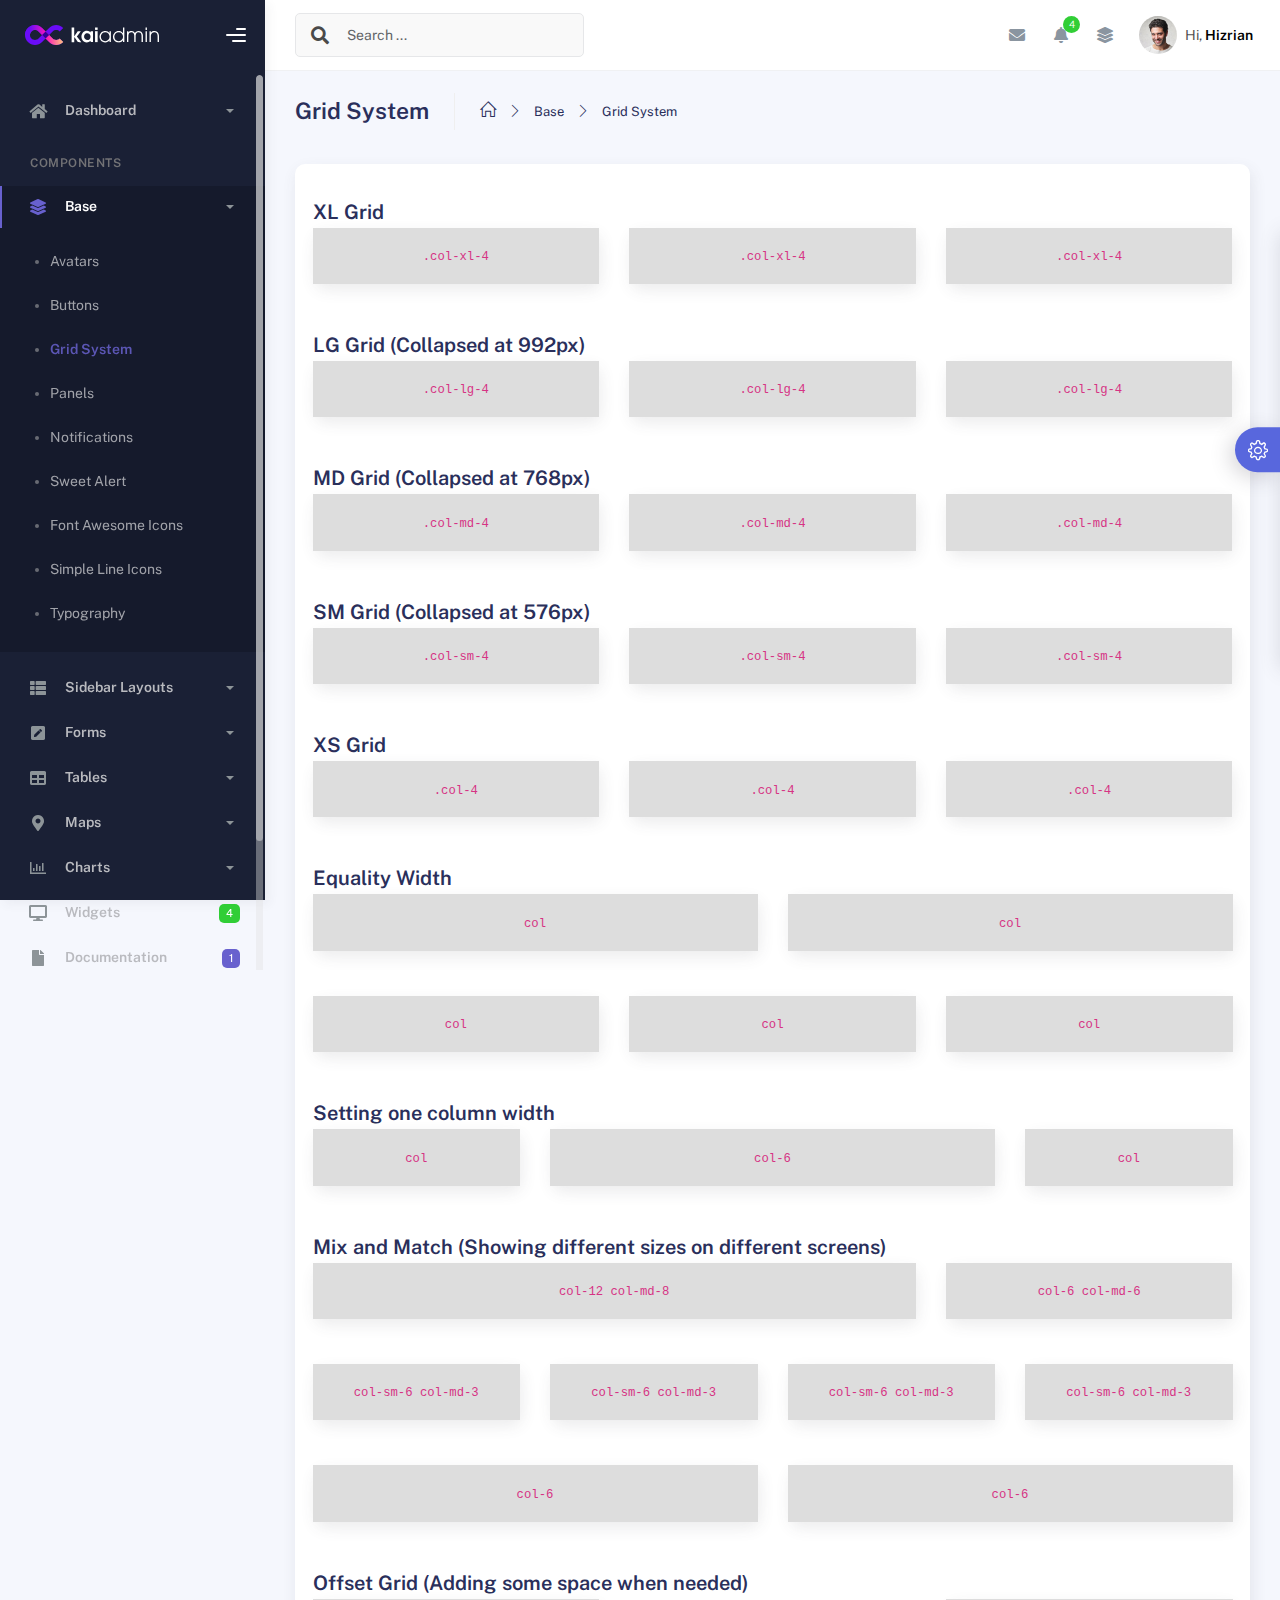
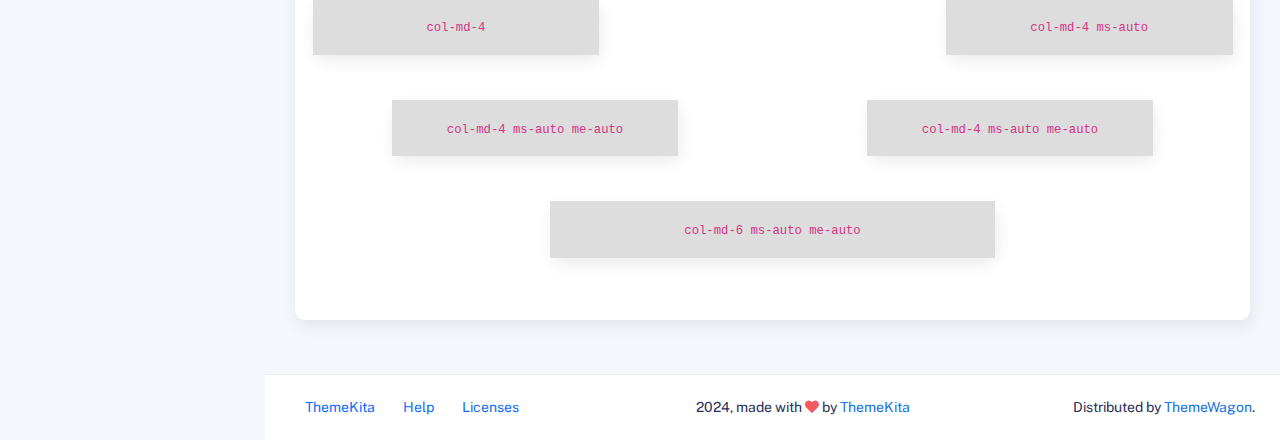
<file: adminpanel/components/gridsystem.html>
<!DOCTYPE html>
<html lang="en">
  <head>
    <meta http-equiv="X-UA-Compatible" content="IE=edge" />
    <title>Grid System - Kaiadmin Bootstrap 5 Admin Dashboard</title>
    <meta
      content="width=device-width, initial-scale=1.0, shrink-to-fit=no"
      name="viewport"
    />
    <link
      rel="icon"
      href="../assets/img/kaiadmin/favicon.ico"
      type="image/x-icon"
    />

    <!-- Fonts and icons -->
    <script src="../assets/js/plugin/webfont/webfont.min.js"></script>
    <script>
      WebFont.load({
        google: { families: ["Public Sans:300,400,500,600,700"] },
        custom: {
          families: [
            "Font Awesome 5 Solid",
            "Font Awesome 5 Regular",
            "Font Awesome 5 Brands",
            "simple-line-icons",
          ],
          urls: ["../assets/css/fonts.min.css"],
        },
        active: function () {
          sessionStorage.fonts = true;
        },
      });
    </script>

    <!-- CSS Files -->
    <link rel="stylesheet" href="../assets/css/bootstrap.min.css" />
    <link rel="stylesheet" href="../assets/css/plugins.min.css" />
    <link rel="stylesheet" href="../assets/css/kaiadmin.min.css" />

    <!-- CSS Just for demo purpose, don't include it in your project -->
    <link rel="stylesheet" href="../assets/css/demo.css" />
  </head>
  <body>
    <div class="wrapper">
      <!-- Sidebar -->
      <div class="sidebar" data-background-color="dark">
        <div class="sidebar-logo">
          <!-- Logo Header -->
          <div class="logo-header" data-background-color="dark">
            <a href="../index.html" class="logo">
              <img
                src="../assets/img/kaiadmin/logo_light.svg"
                alt="navbar brand"
                class="navbar-brand"
                height="20"
              />
            </a>
            <div class="nav-toggle">
              <button class="btn btn-toggle toggle-sidebar">
                <i class="gg-menu-right"></i>
              </button>
              <button class="btn btn-toggle sidenav-toggler">
                <i class="gg-menu-left"></i>
              </button>
            </div>
            <button class="topbar-toggler more">
              <i class="gg-more-vertical-alt"></i>
            </button>
          </div>
          <!-- End Logo Header -->
        </div>
        <div class="sidebar-wrapper scrollbar scrollbar-inner">
          <div class="sidebar-content">
            <ul class="nav nav-secondary">
              <li class="nav-item">
                <a
                  data-bs-toggle="collapse"
                  href="#dashboard"
                  class="collapsed"
                  aria-expanded="false"
                >
                  <i class="fas fa-home"></i>
                  <p>Dashboard</p>
                  <span class="caret"></span>
                </a>
                <div class="collapse" id="dashboard">
                  <ul class="nav nav-collapse">
                    <li>
                      <a href="../../demo1/index.html">
                        <span class="sub-item">Dashboard 1</span>
                      </a>
                    </li>
                  </ul>
                </div>
              </li>
              <li class="nav-section">
                <span class="sidebar-mini-icon">
                  <i class="fa fa-ellipsis-h"></i>
                </span>
                <h4 class="text-section">Components</h4>
              </li>
              <li class="nav-item active submenu">
                <a data-bs-toggle="collapse" href="#base">
                  <i class="fas fa-layer-group"></i>
                  <p>Base</p>
                  <span class="caret"></span>
                </a>
                <div class="collapse show" id="base">
                  <ul class="nav nav-collapse">
                    <li>
                      <a href="../components/avatars.html">
                        <span class="sub-item">Avatars</span>
                      </a>
                    </li>
                    <li>
                      <a href="../components/buttons.html">
                        <span class="sub-item">Buttons</span>
                      </a>
                    </li>
                    <li class="active">
                      <a href="../components/gridsystem.html">
                        <span class="sub-item">Grid System</span>
                      </a>
                    </li>
                    <li>
                      <a href="../components/panels.html">
                        <span class="sub-item">Panels</span>
                      </a>
                    </li>
                    <li>
                      <a href="../components/notifications.html">
                        <span class="sub-item">Notifications</span>
                      </a>
                    </li>
                    <li>
                      <a href="../components/sweetalert.html">
                        <span class="sub-item">Sweet Alert</span>
                      </a>
                    </li>
                    <li>
                      <a href="../components/font-awesome-icons.html">
                        <span class="sub-item">Font Awesome Icons</span>
                      </a>
                    </li>
                    <li>
                      <a href="../components/simple-line-icons.html">
                        <span class="sub-item">Simple Line Icons</span>
                      </a>
                    </li>
                    <li>
                      <a href="../components/typography.html">
                        <span class="sub-item">Typography</span>
                      </a>
                    </li>
                  </ul>
                </div>
              </li>
              <li class="nav-item">
                <a data-bs-toggle="collapse" href="#sidebarLayouts">
                  <i class="fas fa-th-list"></i>
                  <p>Sidebar Layouts</p>
                  <span class="caret"></span>
                </a>
                <div class="collapse" id="sidebarLayouts">
                  <ul class="nav nav-collapse">
                    <li>
                      <a href="../sidebar-style-2.html">
                        <span class="sub-item">Sidebar Style 2</span>
                      </a>
                    </li>
                    <li>
                      <a href="../icon-menu.html">
                        <span class="sub-item">Icon Menu</span>
                      </a>
                    </li>
                  </ul>
                </div>
              </li>
              <li class="nav-item">
                <a data-bs-toggle="collapse" href="#forms">
                  <i class="fas fa-pen-square"></i>
                  <p>Forms</p>
                  <span class="caret"></span>
                </a>
                <div class="collapse" id="forms">
                  <ul class="nav nav-collapse">
                    <li>
                      <a href="../forms/forms.html">
                        <span class="sub-item">Basic Form</span>
                      </a>
                    </li>
                  </ul>
                </div>
              </li>
              <li class="nav-item">
                <a data-bs-toggle="collapse" href="#tables">
                  <i class="fas fa-table"></i>
                  <p>Tables</p>
                  <span class="caret"></span>
                </a>
                <div class="collapse" id="tables">
                  <ul class="nav nav-collapse">
                    <li>
                      <a href="../tables/tables.html">
                        <span class="sub-item">Basic Table</span>
                      </a>
                    </li>
                    <li>
                      <a href="../tables/datatables.html">
                        <span class="sub-item">Datatables</span>
                      </a>
                    </li>
                  </ul>
                </div>
              </li>
              <li class="nav-item">
                <a data-bs-toggle="collapse" href="#maps">
                  <i class="fas fa-map-marker-alt"></i>
                  <p>Maps</p>
                  <span class="caret"></span>
                </a>
                <div class="collapse" id="maps">
                  <ul class="nav nav-collapse">
                    <li>
                      <a href="../maps/googlemaps.html">
                        <span class="sub-item">Google Maps</span>
                      </a>
                    </li>
                    <li>
                      <a href="../maps/jsvectormap.html">
                        <span class="sub-item">Jsvectormap</span>
                      </a>
                    </li>
                  </ul>
                </div>
              </li>
              <li class="nav-item">
                <a data-bs-toggle="collapse" href="#charts">
                  <i class="far fa-chart-bar"></i>
                  <p>Charts</p>
                  <span class="caret"></span>
                </a>
                <div class="collapse" id="charts">
                  <ul class="nav nav-collapse">
                    <li>
                      <a href="../charts/charts.html">
                        <span class="sub-item">Chart Js</span>
                      </a>
                    </li>
                    <li>
                      <a href="../charts/sparkline.html">
                        <span class="sub-item">Sparkline</span>
                      </a>
                    </li>
                  </ul>
                </div>
              </li>
              <li class="nav-item">
                <a href="../widgets.html">
                  <i class="fas fa-desktop"></i>
                  <p>Widgets</p>
                  <span class="badge badge-success">4</span>
                </a>
              </li>
              <li class="nav-item">
                <a href="../../../documentation/index.html">
                  <i class="fas fa-file"></i>
                  <p>Documentation</p>
                  <span class="badge badge-secondary">1</span>
                </a>
              </li>
              <li class="nav-item">
                <a data-bs-toggle="collapse" href="#submenu">
                  <i class="fas fa-bars"></i>
                  <p>Menu Levels</p>
                  <span class="caret"></span>
                </a>
                <div class="collapse" id="submenu">
                  <ul class="nav nav-collapse">
                    <li>
                      <a data-bs-toggle="collapse" href="#subnav1">
                        <span class="sub-item">Level 1</span>
                        <span class="caret"></span>
                      </a>
                      <div class="collapse" id="subnav1">
                        <ul class="nav nav-collapse subnav">
                          <li>
                            <a href="#">
                              <span class="sub-item">Level 2</span>
                            </a>
                          </li>
                          <li>
                            <a href="#">
                              <span class="sub-item">Level 2</span>
                            </a>
                          </li>
                        </ul>
                      </div>
                    </li>
                    <li>
                      <a data-bs-toggle="collapse" href="#subnav2">
                        <span class="sub-item">Level 1</span>
                        <span class="caret"></span>
                      </a>
                      <div class="collapse" id="subnav2">
                        <ul class="nav nav-collapse subnav">
                          <li>
                            <a href="#">
                              <span class="sub-item">Level 2</span>
                            </a>
                          </li>
                        </ul>
                      </div>
                    </li>
                    <li>
                      <a href="#">
                        <span class="sub-item">Level 1</span>
                      </a>
                    </li>
                  </ul>
                </div>
              </li>
            </ul>
          </div>
        </div>
      </div>
      <!-- End Sidebar -->

      <div class="main-panel">
        <div class="main-header">
          <div class="main-header-logo">
            <!-- Logo Header -->
            <div class="logo-header" data-background-color="dark">
              <a href="../index.html" class="logo">
                <img
                  src="../assets/img/kaiadmin/logo_light.svg"
                  alt="navbar brand"
                  class="navbar-brand"
                  height="20"
                />
              </a>
              <div class="nav-toggle">
                <button class="btn btn-toggle toggle-sidebar">
                  <i class="gg-menu-right"></i>
                </button>
                <button class="btn btn-toggle sidenav-toggler">
                  <i class="gg-menu-left"></i>
                </button>
              </div>
              <button class="topbar-toggler more">
                <i class="gg-more-vertical-alt"></i>
              </button>
            </div>
            <!-- End Logo Header -->
          </div>
          <!-- Navbar Header -->
          <nav
            class="navbar navbar-header navbar-header-transparent navbar-expand-lg border-bottom"
          >
            <div class="container-fluid">
              <nav
                class="navbar navbar-header-left navbar-expand-lg navbar-form nav-search p-0 d-none d-lg-flex"
              >
                <div class="input-group">
                  <div class="input-group-prepend">
                    <button type="submit" class="btn btn-search pe-1">
                      <i class="fa fa-search search-icon"></i>
                    </button>
                  </div>
                  <input
                    type="text"
                    placeholder="Search ..."
                    class="form-control"
                  />
                </div>
              </nav>

              <ul class="navbar-nav topbar-nav ms-md-auto align-items-center">
                <li
                  class="nav-item topbar-icon dropdown hidden-caret d-flex d-lg-none"
                >
                  <a
                    class="nav-link dropdown-toggle"
                    data-bs-toggle="dropdown"
                    href="#"
                    role="button"
                    aria-expanded="false"
                    aria-haspopup="true"
                  >
                    <i class="fa fa-search"></i>
                  </a>
                  <ul class="dropdown-menu dropdown-search animated fadeIn">
                    <form class="navbar-left navbar-form nav-search">
                      <div class="input-group">
                        <input
                          type="text"
                          placeholder="Search ..."
                          class="form-control"
                        />
                      </div>
                    </form>
                  </ul>
                </li>
                <li class="nav-item topbar-icon dropdown hidden-caret">
                  <a
                    class="nav-link dropdown-toggle"
                    href="#"
                    id="messageDropdown"
                    role="button"
                    data-bs-toggle="dropdown"
                    aria-haspopup="true"
                    aria-expanded="false"
                  >
                    <i class="fa fa-envelope"></i>
                  </a>
                  <ul
                    class="dropdown-menu messages-notif-box animated fadeIn"
                    aria-labelledby="messageDropdown"
                  >
                    <li>
                      <div
                        class="dropdown-title d-flex justify-content-between align-items-center"
                      >
                        Messages
                        <a href="#" class="small">Mark all as read</a>
                      </div>
                    </li>
                    <li>
                      <div class="message-notif-scroll scrollbar-outer">
                        <div class="notif-center">
                          <a href="#">
                            <div class="notif-img">
                              <img
                                src="../assets/img/jm_denis.jpg"
                                alt="Img Profile"
                              />
                            </div>
                            <div class="notif-content">
                              <span class="subject">Jimmy Denis</span>
                              <span class="block"> How are you ? </span>
                              <span class="time">5 minutes ago</span>
                            </div>
                          </a>
                          <a href="#">
                            <div class="notif-img">
                              <img
                                src="../assets/img/chadengle.jpg"
                                alt="Img Profile"
                              />
                            </div>
                            <div class="notif-content">
                              <span class="subject">Chad</span>
                              <span class="block"> Ok, Thanks ! </span>
                              <span class="time">12 minutes ago</span>
                            </div>
                          </a>
                          <a href="#">
                            <div class="notif-img">
                              <img
                                src="../assets/img/mlane.jpg"
                                alt="Img Profile"
                              />
                            </div>
                            <div class="notif-content">
                              <span class="subject">Jhon Doe</span>
                              <span class="block">
                                Ready for the meeting today...
                              </span>
                              <span class="time">12 minutes ago</span>
                            </div>
                          </a>
                          <a href="#">
                            <div class="notif-img">
                              <img
                                src="../assets/img/talha.jpg"
                                alt="Img Profile"
                              />
                            </div>
                            <div class="notif-content">
                              <span class="subject">Talha</span>
                              <span class="block"> Hi, Apa Kabar ? </span>
                              <span class="time">17 minutes ago</span>
                            </div>
                          </a>
                        </div>
                      </div>
                    </li>
                    <li>
                      <a class="see-all" href="javascript:void(0);"
                        >See all messages<i class="fa fa-angle-right"></i>
                      </a>
                    </li>
                  </ul>
                </li>
                <li class="nav-item topbar-icon dropdown hidden-caret">
                  <a
                    class="nav-link dropdown-toggle"
                    href="#"
                    id="notifDropdown"
                    role="button"
                    data-bs-toggle="dropdown"
                    aria-haspopup="true"
                    aria-expanded="false"
                  >
                    <i class="fa fa-bell"></i>
                    <span class="notification">4</span>
                  </a>
                  <ul
                    class="dropdown-menu notif-box animated fadeIn"
                    aria-labelledby="notifDropdown"
                  >
                    <li>
                      <div class="dropdown-title">
                        You have 4 new notification
                      </div>
                    </li>
                    <li>
                      <div class="notif-scroll scrollbar-outer">
                        <div class="notif-center">
                          <a href="#">
                            <div class="notif-icon notif-primary">
                              <i class="fa fa-user-plus"></i>
                            </div>
                            <div class="notif-content">
                              <span class="block"> New user registered </span>
                              <span class="time">5 minutes ago</span>
                            </div>
                          </a>
                          <a href="#">
                            <div class="notif-icon notif-success">
                              <i class="fa fa-comment"></i>
                            </div>
                            <div class="notif-content">
                              <span class="block">
                                Rahmad commented on Admin
                              </span>
                              <span class="time">12 minutes ago</span>
                            </div>
                          </a>
                          <a href="#">
                            <div class="notif-img">
                              <img
                                src="../assets/img/profile2.jpg"
                                alt="Img Profile"
                              />
                            </div>
                            <div class="notif-content">
                              <span class="block">
                                Reza send messages to you
                              </span>
                              <span class="time">12 minutes ago</span>
                            </div>
                          </a>
                          <a href="#">
                            <div class="notif-icon notif-danger">
                              <i class="fa fa-heart"></i>
                            </div>
                            <div class="notif-content">
                              <span class="block"> Farrah liked Admin </span>
                              <span class="time">17 minutes ago</span>
                            </div>
                          </a>
                        </div>
                      </div>
                    </li>
                    <li>
                      <a class="see-all" href="javascript:void(0);"
                        >See all notifications<i class="fa fa-angle-right"></i>
                      </a>
                    </li>
                  </ul>
                </li>
                <li class="nav-item topbar-icon dropdown hidden-caret">
                  <a
                    class="nav-link"
                    data-bs-toggle="dropdown"
                    href="#"
                    aria-expanded="false"
                  >
                    <i class="fas fa-layer-group"></i>
                  </a>
                  <div class="dropdown-menu quick-actions animated fadeIn">
                    <div class="quick-actions-header">
                      <span class="title mb-1">Quick Actions</span>
                      <span class="subtitle op-7">Shortcuts</span>
                    </div>
                    <div class="quick-actions-scroll scrollbar-outer">
                      <div class="quick-actions-items">
                        <div class="row m-0">
                          <a class="col-6 col-md-4 p-0" href="#">
                            <div class="quick-actions-item">
                              <div class="avatar-item bg-danger rounded-circle">
                                <i class="far fa-calendar-alt"></i>
                              </div>
                              <span class="text">Calendar</span>
                            </div>
                          </a>
                          <a class="col-6 col-md-4 p-0" href="#">
                            <div class="quick-actions-item">
                              <div
                                class="avatar-item bg-warning rounded-circle"
                              >
                                <i class="fas fa-map"></i>
                              </div>
                              <span class="text">Maps</span>
                            </div>
                          </a>
                          <a class="col-6 col-md-4 p-0" href="#">
                            <div class="quick-actions-item">
                              <div class="avatar-item bg-info rounded-circle">
                                <i class="fas fa-file-excel"></i>
                              </div>
                              <span class="text">Reports</span>
                            </div>
                          </a>
                          <a class="col-6 col-md-4 p-0" href="#">
                            <div class="quick-actions-item">
                              <div
                                class="avatar-item bg-success rounded-circle"
                              >
                                <i class="fas fa-envelope"></i>
                              </div>
                              <span class="text">Emails</span>
                            </div>
                          </a>
                          <a class="col-6 col-md-4 p-0" href="#">
                            <div class="quick-actions-item">
                              <div
                                class="avatar-item bg-primary rounded-circle"
                              >
                                <i class="fas fa-file-invoice-dollar"></i>
                              </div>
                              <span class="text">Invoice</span>
                            </div>
                          </a>
                          <a class="col-6 col-md-4 p-0" href="#">
                            <div class="quick-actions-item">
                              <div
                                class="avatar-item bg-secondary rounded-circle"
                              >
                                <i class="fas fa-credit-card"></i>
                              </div>
                              <span class="text">Payments</span>
                            </div>
                          </a>
                        </div>
                      </div>
                    </div>
                  </div>
                </li>

                <li class="nav-item topbar-user dropdown hidden-caret">
                  <a
                    class="dropdown-toggle profile-pic"
                    data-bs-toggle="dropdown"
                    href="#"
                    aria-expanded="false"
                  >
                    <div class="avatar-sm">
                      <img
                        src="../assets/img/profile.jpg"
                        alt="..."
                        class="avatar-img rounded-circle"
                      />
                    </div>
                    <span class="profile-username">
                      <span class="op-7">Hi,</span>
                      <span class="fw-bold">Hizrian</span>
                    </span>
                  </a>
                  <ul class="dropdown-menu dropdown-user animated fadeIn">
                    <div class="dropdown-user-scroll scrollbar-outer">
                      <li>
                        <div class="user-box">
                          <div class="avatar-lg">
                            <img
                              src="../assets/img/profile.jpg"
                              alt="image profile"
                              class="avatar-img rounded"
                            />
                          </div>
                          <div class="u-text">
                            <h4>Hizrian</h4>
                            <p class="text-muted">hello@example.com</p>
                            <a
                              href="profile.html"
                              class="btn btn-xs btn-secondary btn-sm"
                              >View Profile</a
                            >
                          </div>
                        </div>
                      </li>
                      <li>
                        <div class="dropdown-divider"></div>
                        <a class="dropdown-item" href="#">My Profile</a>
                        <a class="dropdown-item" href="#">My Balance</a>
                        <a class="dropdown-item" href="#">Inbox</a>
                        <div class="dropdown-divider"></div>
                        <a class="dropdown-item" href="#">Account Setting</a>
                        <div class="dropdown-divider"></div>
                        <a class="dropdown-item" href="#">Logout</a>
                      </li>
                    </div>
                  </ul>
                </li>
              </ul>
            </div>
          </nav>
          <!-- End Navbar -->
        </div>

        <div class="container">
          <div class="page-inner">
            <div class="page-header">
              <h3 class="fw-bold mb-3">Grid System</h3>
              <ul class="breadcrumbs mb-3">
                <li class="nav-home">
                  <a href="#">
                    <i class="icon-home"></i>
                  </a>
                </li>
                <li class="separator">
                  <i class="icon-arrow-right"></i>
                </li>
                <li class="nav-item">
                  <a href="#">Base</a>
                </li>
                <li class="separator">
                  <i class="icon-arrow-right"></i>
                </li>
                <li class="nav-item">
                  <a href="#">Grid System</a>
                </li>
              </ul>
            </div>
            <div class="card">
              <div class="card-body">
                <h4 class="card-title mt-3">XL Grid</h4>
                <div class="row row-demo-grid">
                  <div class="col-xl-4">
                    <div class="card">
                      <div class="card-body"><code>.col-xl-4</code></div>
                    </div>
                  </div>
                  <div class="col-xl-4">
                    <div class="card">
                      <div class="card-body"><code>.col-xl-4</code></div>
                    </div>
                  </div>
                  <div class="col-xl-4">
                    <div class="card">
                      <div class="card-body"><code>.col-xl-4</code></div>
                    </div>
                  </div>
                </div>

                <h4 class="card-title">LG Grid (Collapsed at 992px)</h4>
                <div class="row row-demo-grid">
                  <div class="col-lg-4">
                    <div class="card">
                      <div class="card-body"><code>.col-lg-4</code></div>
                    </div>
                  </div>
                  <div class="col-lg-4">
                    <div class="card">
                      <div class="card-body"><code>.col-lg-4</code></div>
                    </div>
                  </div>
                  <div class="col-lg-4">
                    <div class="card">
                      <div class="card-body"><code>.col-lg-4</code></div>
                    </div>
                  </div>
                </div>

                <h4 class="card-title">MD Grid (Collapsed at 768px)</h4>
                <div class="row row-demo-grid">
                  <div class="col-md-4">
                    <div class="card">
                      <div class="card-body"><code>.col-md-4</code></div>
                    </div>
                  </div>
                  <div class="col-md-4">
                    <div class="card">
                      <div class="card-body"><code>.col-md-4</code></div>
                    </div>
                  </div>
                  <div class="col-md-4">
                    <div class="card">
                      <div class="card-body"><code>.col-md-4</code></div>
                    </div>
                  </div>
                </div>

                <h4 class="card-title">SM Grid (Collapsed at 576px)</h4>
                <div class="row row-demo-grid">
                  <div class="col-sm-4">
                    <div class="card">
                      <div class="card-body"><code>.col-sm-4</code></div>
                    </div>
                  </div>
                  <div class="col-sm-4">
                    <div class="card">
                      <div class="card-body"><code>.col-sm-4</code></div>
                    </div>
                  </div>
                  <div class="col-sm-4">
                    <div class="card">
                      <div class="card-body"><code>.col-sm-4</code></div>
                    </div>
                  </div>
                </div>

                <h4 class="card-title">XS Grid</h4>
                <div class="row row-demo-grid">
                  <div class="col-4">
                    <div class="card">
                      <div class="card-body"><code>.col-4</code></div>
                    </div>
                  </div>
                  <div class="col-4">
                    <div class="card">
                      <div class="card-body"><code>.col-4</code></div>
                    </div>
                  </div>
                  <div class="col-4">
                    <div class="card">
                      <div class="card-body"><code>.col-4</code></div>
                    </div>
                  </div>
                </div>

                <h4 class="card-title">Equality Width</h4>
                <div class="row row-demo-grid">
                  <div class="col">
                    <div class="card">
                      <div class="card-body"><code>col</code></div>
                    </div>
                  </div>
                  <div class="col">
                    <div class="card">
                      <div class="card-body"><code>col</code></div>
                    </div>
                  </div>
                </div>
                <div class="row row-demo-grid">
                  <div class="col">
                    <div class="card">
                      <div class="card-body"><code>col</code></div>
                    </div>
                  </div>
                  <div class="col">
                    <div class="card">
                      <div class="card-body"><code>col</code></div>
                    </div>
                  </div>
                  <div class="col">
                    <div class="card">
                      <div class="card-body"><code>col</code></div>
                    </div>
                  </div>
                </div>

                <h4 class="card-title">Setting one column width</h4>
                <div class="row row-demo-grid">
                  <div class="col">
                    <div class="card">
                      <div class="card-body"><code>col</code></div>
                    </div>
                  </div>
                  <div class="col-6">
                    <div class="card">
                      <div class="card-body"><code>col-6</code></div>
                    </div>
                  </div>
                  <div class="col">
                    <div class="card">
                      <div class="card-body"><code>col</code></div>
                    </div>
                  </div>
                </div>

                <h4 class="card-title">
                  Mix and Match (Showing different sizes on different screens)
                </h4>
                <!-- Stack the columns on mobile by making one full-width and the other half-width -->
                <div class="row row-demo-grid">
                  <div class="col-12 col-md-8">
                    <div class="card">
                      <div class="card-body"><code>col-12 col-md-8</code></div>
                    </div>
                  </div>
                  <div class="col-6 col-md-4">
                    <div class="card">
                      <div class="card-body"><code>col-6 col-md-6</code></div>
                    </div>
                  </div>
                </div>

                <!-- Columns start at 50% wide on mobile and bump up to 33.3% wide on desktop -->
                <div class="row row-demo-grid">
                  <div class="col-sm-6 col-md-3">
                    <div class="card">
                      <div class="card-body">
                        <code>col-sm-6 col-md-3</code>
                      </div>
                    </div>
                  </div>
                  <div class="col-sm-6 col-md-3">
                    <div class="card">
                      <div class="card-body">
                        <code>col-sm-6 col-md-3</code>
                      </div>
                    </div>
                  </div>
                  <div class="col-sm-6 col-md-3">
                    <div class="card">
                      <div class="card-body">
                        <code>col-sm-6 col-md-3</code>
                      </div>
                    </div>
                  </div>
                  <div class="col-sm-6 col-md-3">
                    <div class="card">
                      <div class="card-body">
                        <code>col-sm-6 col-md-3</code>
                      </div>
                    </div>
                  </div>
                </div>

                <!-- Columns are always 50% wide, on mobile and desktop -->
                <div class="row row-demo-grid">
                  <div class="col-6">
                    <div class="card">
                      <div class="card-body"><code>col-6</code></div>
                    </div>
                  </div>
                  <div class="col-6">
                    <div class="card">
                      <div class="card-body"><code>col-6</code></div>
                    </div>
                  </div>
                </div>

                <h4 class="card-title">
                  Offset Grid (Adding some space when needed)
                </h4>
                <div class="row row-demo-grid">
                  <div class="col-md-4">
                    <div class="card">
                      <div class="card-body text-center">
                        <code>col-md-4</code>
                      </div>
                    </div>
                  </div>
                  <div class="col-md-4 ms-auto">
                    <div class="card">
                      <div class="card-body text-center">
                        <code>col-md-4 ms-auto</code>
                      </div>
                    </div>
                  </div>
                </div>

                <div class="row row-demo-grid">
                  <div class="col-md-4 ms-auto me-auto">
                    <div class="card">
                      <div class="card-body text-center">
                        <code>col-md-4 ms-auto me-auto</code>
                      </div>
                    </div>
                  </div>
                  <div class="col-md-4 ms-auto me-auto">
                    <div class="card">
                      <div class="card-body text-center">
                        <code>col-md-4 ms-auto me-auto</code>
                      </div>
                    </div>
                  </div>
                </div>

                <div class="row row-demo-grid">
                  <div class="col-md-6 ms-auto me-auto">
                    <div class="card">
                      <div class="card-body text-center">
                        <code>col-md-6 ms-auto me-auto</code>
                      </div>
                    </div>
                  </div>
                </div>
              </div>
            </div>
          </div>

        <footer class="footer">
          <div class="container-fluid d-flex justify-content-between">
            <nav class="pull-left">
              <ul class="nav">
                <li class="nav-item">
                  <a class="nav-link" href="http://www.themekita.com">
                    ThemeKita
                  </a>
                </li>
                <li class="nav-item">
                  <a class="nav-link" href="#"> Help </a>
                </li>
                <li class="nav-item">
                  <a class="nav-link" href="#"> Licenses </a>
                </li>
              </ul>
            </nav>
            <div class="copyright">
              2024, made with <i class="fa fa-heart heart text-danger"></i> by
              <a href="http://www.themekita.com">ThemeKita</a>
            </div>
            <div>
              Distributed by
              <a target="_blank" href="https://themewagon.com/">ThemeWagon</a>.
            </div>
          </div>
        </footer>
      </div>

      <!-- Custom template | don't include it in your project! -->
      <div class="custom-template">
        <div class="title">Settings</div>
        <div class="custom-content">
          <div class="switcher">
            <div class="switch-block">
              <h4>Logo Header</h4>
              <div class="btnSwitch">
                <button
                  type="button"
                  class="selected changeLogoHeaderColor"
                  data-color="dark"
                ></button>
                <button
                  type="button"
                  class="selected changeLogoHeaderColor"
                  data-color="blue"
                ></button>
                <button
                  type="button"
                  class="changeLogoHeaderColor"
                  data-color="purple"
                ></button>
                <button
                  type="button"
                  class="changeLogoHeaderColor"
                  data-color="light-blue"
                ></button>
                <button
                  type="button"
                  class="changeLogoHeaderColor"
                  data-color="green"
                ></button>
                <button
                  type="button"
                  class="changeLogoHeaderColor"
                  data-color="orange"
                ></button>
                <button
                  type="button"
                  class="changeLogoHeaderColor"
                  data-color="red"
                ></button>
                <button
                  type="button"
                  class="changeLogoHeaderColor"
                  data-color="white"
                ></button>
                <br />
                <button
                  type="button"
                  class="changeLogoHeaderColor"
                  data-color="dark2"
                ></button>
                <button
                  type="button"
                  class="changeLogoHeaderColor"
                  data-color="blue2"
                ></button>
                <button
                  type="button"
                  class="changeLogoHeaderColor"
                  data-color="purple2"
                ></button>
                <button
                  type="button"
                  class="changeLogoHeaderColor"
                  data-color="light-blue2"
                ></button>
                <button
                  type="button"
                  class="changeLogoHeaderColor"
                  data-color="green2"
                ></button>
                <button
                  type="button"
                  class="changeLogoHeaderColor"
                  data-color="orange2"
                ></button>
                <button
                  type="button"
                  class="changeLogoHeaderColor"
                  data-color="red2"
                ></button>
              </div>
            </div>
            <div class="switch-block">
              <h4>Navbar Header</h4>
              <div class="btnSwitch">
                <button
                  type="button"
                  class="changeTopBarColor"
                  data-color="dark"
                ></button>
                <button
                  type="button"
                  class="changeTopBarColor"
                  data-color="blue"
                ></button>
                <button
                  type="button"
                  class="changeTopBarColor"
                  data-color="purple"
                ></button>
                <button
                  type="button"
                  class="changeTopBarColor"
                  data-color="light-blue"
                ></button>
                <button
                  type="button"
                  class="changeTopBarColor"
                  data-color="green"
                ></button>
                <button
                  type="button"
                  class="changeTopBarColor"
                  data-color="orange"
                ></button>
                <button
                  type="button"
                  class="changeTopBarColor"
                  data-color="red"
                ></button>
                <button
                  type="button"
                  class="changeTopBarColor"
                  data-color="white"
                ></button>
                <br />
                <button
                  type="button"
                  class="changeTopBarColor"
                  data-color="dark2"
                ></button>
                <button
                  type="button"
                  class="selected changeTopBarColor"
                  data-color="blue2"
                ></button>
                <button
                  type="button"
                  class="changeTopBarColor"
                  data-color="purple2"
                ></button>
                <button
                  type="button"
                  class="changeTopBarColor"
                  data-color="light-blue2"
                ></button>
                <button
                  type="button"
                  class="changeTopBarColor"
                  data-color="green2"
                ></button>
                <button
                  type="button"
                  class="changeTopBarColor"
                  data-color="orange2"
                ></button>
                <button
                  type="button"
                  class="changeTopBarColor"
                  data-color="red2"
                ></button>
              </div>
            </div>
            <div class="switch-block">
              <h4>Sidebar</h4>
              <div class="btnSwitch">
                <button
                  type="button"
                  class="selected changeSideBarColor"
                  data-color="white"
                ></button>
                <button
                  type="button"
                  class="changeSideBarColor"
                  data-color="dark"
                ></button>
                <button
                  type="button"
                  class="changeSideBarColor"
                  data-color="dark2"
                ></button>
              </div>
            </div>
          </div>
        </div>
        <div class="custom-toggle">
          <i class="icon-settings"></i>
        </div>
      </div>
      <!-- End Custom template -->
    </div>
    <!--   Core JS Files   -->
    <script src="../assets/js/core/jquery-3.7.1.min.js"></script>
    <script src="../assets/js/core/popper.min.js"></script>
    <script src="../assets/js/core/bootstrap.min.js"></script>

    <!-- jQuery Scrollbar -->
    <script src="../assets/js/plugin/jquery-scrollbar/jquery.scrollbar.min.js"></script>
    <!-- Moment JS -->
    <script src="../assets/js/plugin/moment/moment.min.js"></script>

    <!-- Chart JS -->
    <script src="../assets/js/plugin/chart.js/chart.min.js"></script>

    <!-- jQuery Sparkline -->
    <script src="../assets/js/plugin/jquery.sparkline/jquery.sparkline.min.js"></script>

    <!-- Chart Circle -->
    <script src="../assets/js/plugin/chart-circle/circles.min.js"></script>

    <!-- Datatables -->
    <script src="../assets/js/plugin/datatables/datatables.min.js"></script>

    <!-- Bootstrap Notify -->
    <script src="../assets/js/plugin/bootstrap-notify/bootstrap-notify.min.js"></script>

    <!-- jQuery Vector Maps -->
    <script src="../assets/js/plugin/jsvectormap/jsvectormap.min.js"></script>
    <script src="../assets/js/plugin/jsvectormap/world.js"></script>

    <!-- Sweet Alert -->
    <script src="../assets/js/plugin/sweetalert/sweetalert.min.js"></script>

    <!-- Kaiadmin JS -->
    <script src="../assets/js/kaiadmin.min.js"></script>

    <!-- Kaiadmin DEMO methods, don't include it in your project! -->
    <script src="../assets/js/setting-demo2.js"></script>
  </body>
</html>
</file>
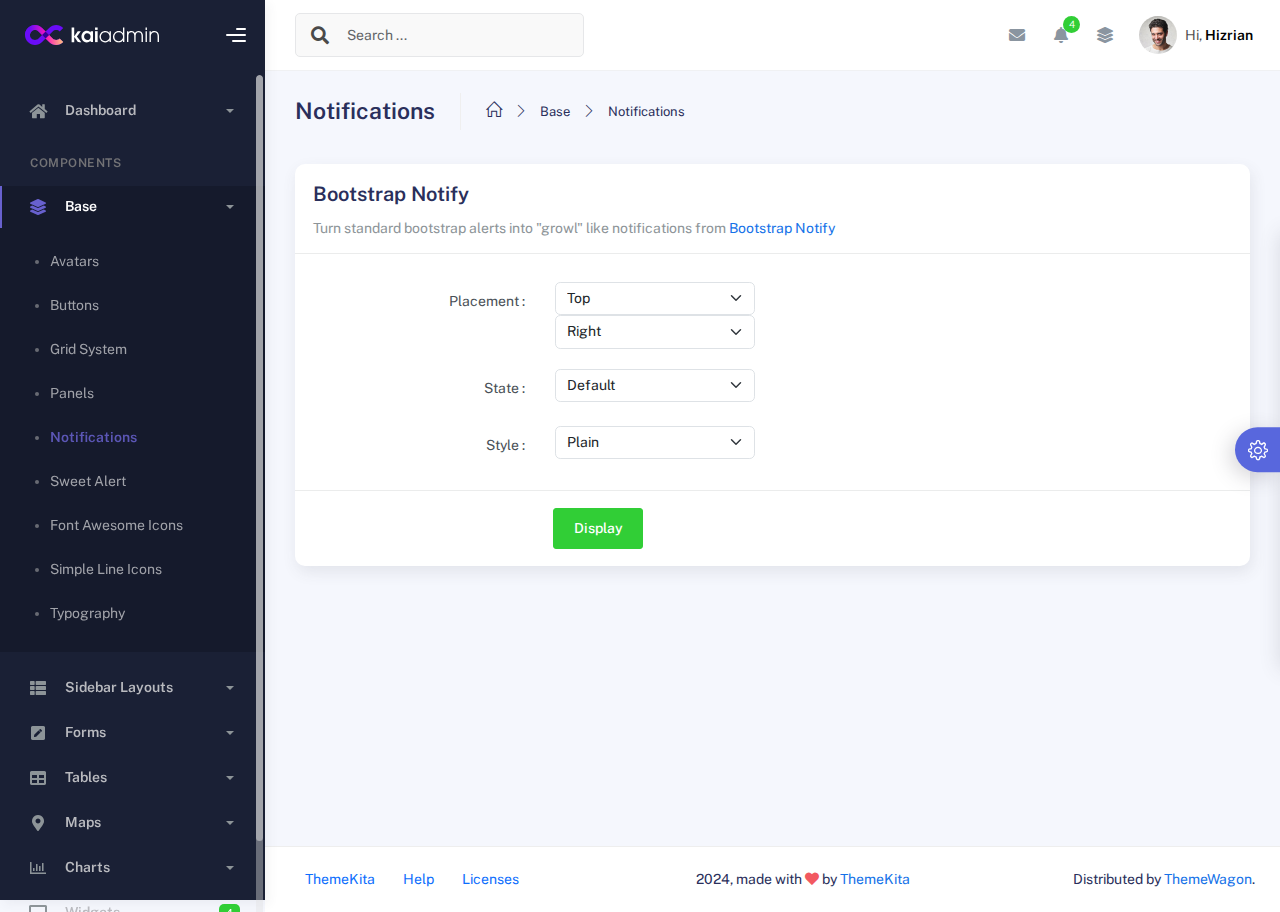
<file: adminpanel/components/notifications.html>
<!DOCTYPE html>
<html lang="en">
  <head>
    <meta http-equiv="X-UA-Compatible" content="IE=edge" />
    <title>Notifications - Kaiadmin Bootstrap 5 Admin Dashboard</title>
    <meta
      content="width=device-width, initial-scale=1.0, shrink-to-fit=no"
      name="viewport"
    />
    <link
      rel="icon"
      href="../assets/img/kaiadmin/favicon.ico"
      type="image/x-icon"
    />

    <!-- Fonts and icons -->
    <script src="../assets/js/plugin/webfont/webfont.min.js"></script>
    <script>
      WebFont.load({
        google: { families: ["Public Sans:300,400,500,600,700"] },
        custom: {
          families: [
            "Font Awesome 5 Solid",
            "Font Awesome 5 Regular",
            "Font Awesome 5 Brands",
            "simple-line-icons",
          ],
          urls: ["../assets/css/fonts.min.css"],
        },
        active: function () {
          sessionStorage.fonts = true;
        },
      });
    </script>

    <!-- CSS Files -->
    <link rel="stylesheet" href="../assets/css/bootstrap.min.css" />
    <link rel="stylesheet" href="../assets/css/plugins.min.css" />
    <link rel="stylesheet" href="../assets/css/kaiadmin.min.css" />

    <!-- CSS Just for demo purpose, don't include it in your project -->
    <link rel="stylesheet" href="../assets/css/demo.css" />
  </head>
  <body>
    <div class="wrapper">
      <!-- Sidebar -->
      <div class="sidebar" data-background-color="dark">
        <div class="sidebar-logo">
          <!-- Logo Header -->
          <div class="logo-header" data-background-color="dark">
            <a href="../index.html" class="logo">
              <img
                src="../assets/img/kaiadmin/logo_light.svg"
                alt="navbar brand"
                class="navbar-brand"
                height="20"
              />
            </a>
            <div class="nav-toggle">
              <button class="btn btn-toggle toggle-sidebar">
                <i class="gg-menu-right"></i>
              </button>
              <button class="btn btn-toggle sidenav-toggler">
                <i class="gg-menu-left"></i>
              </button>
            </div>
            <button class="topbar-toggler more">
              <i class="gg-more-vertical-alt"></i>
            </button>
          </div>
          <!-- End Logo Header -->
        </div>
        <div class="sidebar-wrapper scrollbar scrollbar-inner">
          <div class="sidebar-content">
            <ul class="nav nav-secondary">
              <li class="nav-item">
                <a
                  data-bs-toggle="collapse"
                  href="#dashboard"
                  class="collapsed"
                  aria-expanded="false"
                >
                  <i class="fas fa-home"></i>
                  <p>Dashboard</p>
                  <span class="caret"></span>
                </a>
                <div class="collapse" id="dashboard">
                  <ul class="nav nav-collapse">
                    <li>
                      <a href="../../demo1/index.html">
                        <span class="sub-item">Dashboard 1</span>
                      </a>
                    </li>
                  </ul>
                </div>
              </li>
              <li class="nav-section">
                <span class="sidebar-mini-icon">
                  <i class="fa fa-ellipsis-h"></i>
                </span>
                <h4 class="text-section">Components</h4>
              </li>
              <li class="nav-item active submenu">
                <a data-bs-toggle="collapse" href="#base">
                  <i class="fas fa-layer-group"></i>
                  <p>Base</p>
                  <span class="caret"></span>
                </a>
                <div class="collapse show" id="base">
                  <ul class="nav nav-collapse">
                    <li>
                      <a href="../components/avatars.html">
                        <span class="sub-item">Avatars</span>
                      </a>
                    </li>
                    <li>
                      <a href="../components/buttons.html">
                        <span class="sub-item">Buttons</span>
                      </a>
                    </li>
                    <li>
                      <a href="../components/gridsystem.html">
                        <span class="sub-item">Grid System</span>
                      </a>
                    </li>
                    <li>
                      <a href="../components/panels.html">
                        <span class="sub-item">Panels</span>
                      </a>
                    </li>
                    <li class="active">
                      <a href="../components/notifications.html">
                        <span class="sub-item">Notifications</span>
                      </a>
                    </li>
                    <li>
                      <a href="../components/sweetalert.html">
                        <span class="sub-item">Sweet Alert</span>
                      </a>
                    </li>
                    <li>
                      <a href="../components/font-awesome-icons.html">
                        <span class="sub-item">Font Awesome Icons</span>
                      </a>
                    </li>
                    <li>
                      <a href="../components/simple-line-icons.html">
                        <span class="sub-item">Simple Line Icons</span>
                      </a>
                    </li>
                    <li>
                      <a href="../components/typography.html">
                        <span class="sub-item">Typography</span>
                      </a>
                    </li>
                  </ul>
                </div>
              </li>
              <li class="nav-item">
                <a data-bs-toggle="collapse" href="#sidebarLayouts">
                  <i class="fas fa-th-list"></i>
                  <p>Sidebar Layouts</p>
                  <span class="caret"></span>
                </a>
                <div class="collapse" id="sidebarLayouts">
                  <ul class="nav nav-collapse">
                    <li>
                      <a href="../sidebar-style-2.html">
                        <span class="sub-item">Sidebar Style 2</span>
                      </a>
                    </li>
                    <li>
                      <a href="../icon-menu.html">
                        <span class="sub-item">Icon Menu</span>
                      </a>
                    </li>
                  </ul>
                </div>
              </li>
              <li class="nav-item">
                <a data-bs-toggle="collapse" href="#forms">
                  <i class="fas fa-pen-square"></i>
                  <p>Forms</p>
                  <span class="caret"></span>
                </a>
                <div class="collapse" id="forms">
                  <ul class="nav nav-collapse">
                    <li>
                      <a href="../forms/forms.html">
                        <span class="sub-item">Basic Form</span>
                      </a>
                    </li>
                  </ul>
                </div>
              </li>
              <li class="nav-item">
                <a data-bs-toggle="collapse" href="#tables">
                  <i class="fas fa-table"></i>
                  <p>Tables</p>
                  <span class="caret"></span>
                </a>
                <div class="collapse" id="tables">
                  <ul class="nav nav-collapse">
                    <li>
                      <a href="../tables/tables.html">
                        <span class="sub-item">Basic Table</span>
                      </a>
                    </li>
                    <li>
                      <a href="../tables/datatables.html">
                        <span class="sub-item">Datatables</span>
                      </a>
                    </li>
                  </ul>
                </div>
              </li>
              <li class="nav-item">
                <a data-bs-toggle="collapse" href="#maps">
                  <i class="fas fa-map-marker-alt"></i>
                  <p>Maps</p>
                  <span class="caret"></span>
                </a>
                <div class="collapse" id="maps">
                  <ul class="nav nav-collapse">
                    <li>
                      <a href="../maps/googlemaps.html">
                        <span class="sub-item">Google Maps</span>
                      </a>
                    </li>
                    <li>
                      <a href="../maps/jsvectormap.html">
                        <span class="sub-item">Jsvectormap</span>
                      </a>
                    </li>
                  </ul>
                </div>
              </li>
              <li class="nav-item">
                <a data-bs-toggle="collapse" href="#charts">
                  <i class="far fa-chart-bar"></i>
                  <p>Charts</p>
                  <span class="caret"></span>
                </a>
                <div class="collapse" id="charts">
                  <ul class="nav nav-collapse">
                    <li>
                      <a href="../charts/charts.html">
                        <span class="sub-item">Chart Js</span>
                      </a>
                    </li>
                    <li>
                      <a href="../charts/sparkline.html">
                        <span class="sub-item">Sparkline</span>
                      </a>
                    </li>
                  </ul>
                </div>
              </li>
              <li class="nav-item">
                <a href="../widgets.html">
                  <i class="fas fa-desktop"></i>
                  <p>Widgets</p>
                  <span class="badge badge-success">4</span>
                </a>
              </li>
              <li class="nav-item">
                <a href="../../../documentation/index.html">
                  <i class="fas fa-file"></i>
                  <p>Documentation</p>
                  <span class="badge badge-secondary">1</span>
                </a>
              </li>
              <li class="nav-item">
                <a data-bs-toggle="collapse" href="#submenu">
                  <i class="fas fa-bars"></i>
                  <p>Menu Levels</p>
                  <span class="caret"></span>
                </a>
                <div class="collapse" id="submenu">
                  <ul class="nav nav-collapse">
                    <li>
                      <a data-bs-toggle="collapse" href="#subnav1">
                        <span class="sub-item">Level 1</span>
                        <span class="caret"></span>
                      </a>
                      <div class="collapse" id="subnav1">
                        <ul class="nav nav-collapse subnav">
                          <li>
                            <a href="#">
                              <span class="sub-item">Level 2</span>
                            </a>
                          </li>
                          <li>
                            <a href="#">
                              <span class="sub-item">Level 2</span>
                            </a>
                          </li>
                        </ul>
                      </div>
                    </li>
                    <li>
                      <a data-bs-toggle="collapse" href="#subnav2">
                        <span class="sub-item">Level 1</span>
                        <span class="caret"></span>
                      </a>
                      <div class="collapse" id="subnav2">
                        <ul class="nav nav-collapse subnav">
                          <li>
                            <a href="#">
                              <span class="sub-item">Level 2</span>
                            </a>
                          </li>
                        </ul>
                      </div>
                    </li>
                    <li>
                      <a href="#">
                        <span class="sub-item">Level 1</span>
                      </a>
                    </li>
                  </ul>
                </div>
              </li>
            </ul>
          </div>
        </div>
      </div>
      <!-- End Sidebar -->

      <div class="main-panel">
        <div class="main-header">
          <div class="main-header-logo">
            <!-- Logo Header -->
            <div class="logo-header" data-background-color="dark">
              <a href="../index.html" class="logo">
                <img
                  src="../assets/img/kaiadmin/logo_light.svg"
                  alt="navbar brand"
                  class="navbar-brand"
                  height="20"
                />
              </a>
              <div class="nav-toggle">
                <button class="btn btn-toggle toggle-sidebar">
                  <i class="gg-menu-right"></i>
                </button>
                <button class="btn btn-toggle sidenav-toggler">
                  <i class="gg-menu-left"></i>
                </button>
              </div>
              <button class="topbar-toggler more">
                <i class="gg-more-vertical-alt"></i>
              </button>
            </div>
            <!-- End Logo Header -->
          </div>
          <!-- Navbar Header -->
          <nav
            class="navbar navbar-header navbar-header-transparent navbar-expand-lg border-bottom"
          >
            <div class="container-fluid">
              <nav
                class="navbar navbar-header-left navbar-expand-lg navbar-form nav-search p-0 d-none d-lg-flex"
              >
                <div class="input-group">
                  <div class="input-group-prepend">
                    <button type="submit" class="btn btn-search pe-1">
                      <i class="fa fa-search search-icon"></i>
                    </button>
                  </div>
                  <input
                    type="text"
                    placeholder="Search ..."
                    class="form-control"
                  />
                </div>
              </nav>

              <ul class="navbar-nav topbar-nav ms-md-auto align-items-center">
                <li
                  class="nav-item topbar-icon dropdown hidden-caret d-flex d-lg-none"
                >
                  <a
                    class="nav-link dropdown-toggle"
                    data-bs-toggle="dropdown"
                    href="#"
                    role="button"
                    aria-expanded="false"
                    aria-haspopup="true"
                  >
                    <i class="fa fa-search"></i>
                  </a>
                  <ul class="dropdown-menu dropdown-search animated fadeIn">
                    <form class="navbar-left navbar-form nav-search">
                      <div class="input-group">
                        <input
                          type="text"
                          placeholder="Search ..."
                          class="form-control"
                        />
                      </div>
                    </form>
                  </ul>
                </li>
                <li class="nav-item topbar-icon dropdown hidden-caret">
                  <a
                    class="nav-link dropdown-toggle"
                    href="#"
                    id="messageDropdown"
                    role="button"
                    data-bs-toggle="dropdown"
                    aria-haspopup="true"
                    aria-expanded="false"
                  >
                    <i class="fa fa-envelope"></i>
                  </a>
                  <ul
                    class="dropdown-menu messages-notif-box animated fadeIn"
                    aria-labelledby="messageDropdown"
                  >
                    <li>
                      <div
                        class="dropdown-title d-flex justify-content-between align-items-center"
                      >
                        Messages
                        <a href="#" class="small">Mark all as read</a>
                      </div>
                    </li>
                    <li>
                      <div class="message-notif-scroll scrollbar-outer">
                        <div class="notif-center">
                          <a href="#">
                            <div class="notif-img">
                              <img
                                src="../assets/img/jm_denis.jpg"
                                alt="Img Profile"
                              />
                            </div>
                            <div class="notif-content">
                              <span class="subject">Jimmy Denis</span>
                              <span class="block"> How are you ? </span>
                              <span class="time">5 minutes ago</span>
                            </div>
                          </a>
                          <a href="#">
                            <div class="notif-img">
                              <img
                                src="../assets/img/chadengle.jpg"
                                alt="Img Profile"
                              />
                            </div>
                            <div class="notif-content">
                              <span class="subject">Chad</span>
                              <span class="block"> Ok, Thanks ! </span>
                              <span class="time">12 minutes ago</span>
                            </div>
                          </a>
                          <a href="#">
                            <div class="notif-img">
                              <img
                                src="../assets/img/mlane.jpg"
                                alt="Img Profile"
                              />
                            </div>
                            <div class="notif-content">
                              <span class="subject">Jhon Doe</span>
                              <span class="block">
                                Ready for the meeting today...
                              </span>
                              <span class="time">12 minutes ago</span>
                            </div>
                          </a>
                          <a href="#">
                            <div class="notif-img">
                              <img
                                src="../assets/img/talha.jpg"
                                alt="Img Profile"
                              />
                            </div>
                            <div class="notif-content">
                              <span class="subject">Talha</span>
                              <span class="block"> Hi, Apa Kabar ? </span>
                              <span class="time">17 minutes ago</span>
                            </div>
                          </a>
                        </div>
                      </div>
                    </li>
                    <li>
                      <a class="see-all" href="javascript:void(0);"
                        >See all messages<i class="fa fa-angle-right"></i>
                      </a>
                    </li>
                  </ul>
                </li>
                <li class="nav-item topbar-icon dropdown hidden-caret">
                  <a
                    class="nav-link dropdown-toggle"
                    href="#"
                    id="notifDropdown"
                    role="button"
                    data-bs-toggle="dropdown"
                    aria-haspopup="true"
                    aria-expanded="false"
                  >
                    <i class="fa fa-bell"></i>
                    <span class="notification">4</span>
                  </a>
                  <ul
                    class="dropdown-menu notif-box animated fadeIn"
                    aria-labelledby="notifDropdown"
                  >
                    <li>
                      <div class="dropdown-title">
                        You have 4 new notification
                      </div>
                    </li>
                    <li>
                      <div class="notif-scroll scrollbar-outer">
                        <div class="notif-center">
                          <a href="#">
                            <div class="notif-icon notif-primary">
                              <i class="fa fa-user-plus"></i>
                            </div>
                            <div class="notif-content">
                              <span class="block"> New user registered </span>
                              <span class="time">5 minutes ago</span>
                            </div>
                          </a>
                          <a href="#">
                            <div class="notif-icon notif-success">
                              <i class="fa fa-comment"></i>
                            </div>
                            <div class="notif-content">
                              <span class="block">
                                Rahmad commented on Admin
                              </span>
                              <span class="time">12 minutes ago</span>
                            </div>
                          </a>
                          <a href="#">
                            <div class="notif-img">
                              <img
                                src="../assets/img/profile2.jpg"
                                alt="Img Profile"
                              />
                            </div>
                            <div class="notif-content">
                              <span class="block">
                                Reza send messages to you
                              </span>
                              <span class="time">12 minutes ago</span>
                            </div>
                          </a>
                          <a href="#">
                            <div class="notif-icon notif-danger">
                              <i class="fa fa-heart"></i>
                            </div>
                            <div class="notif-content">
                              <span class="block"> Farrah liked Admin </span>
                              <span class="time">17 minutes ago</span>
                            </div>
                          </a>
                        </div>
                      </div>
                    </li>
                    <li>
                      <a class="see-all" href="javascript:void(0);"
                        >See all notifications<i class="fa fa-angle-right"></i>
                      </a>
                    </li>
                  </ul>
                </li>
                <li class="nav-item topbar-icon dropdown hidden-caret">
                  <a
                    class="nav-link"
                    data-bs-toggle="dropdown"
                    href="#"
                    aria-expanded="false"
                  >
                    <i class="fas fa-layer-group"></i>
                  </a>
                  <div class="dropdown-menu quick-actions animated fadeIn">
                    <div class="quick-actions-header">
                      <span class="title mb-1">Quick Actions</span>
                      <span class="subtitle op-7">Shortcuts</span>
                    </div>
                    <div class="quick-actions-scroll scrollbar-outer">
                      <div class="quick-actions-items">
                        <div class="row m-0">
                          <a class="col-6 col-md-4 p-0" href="#">
                            <div class="quick-actions-item">
                              <div class="avatar-item bg-danger rounded-circle">
                                <i class="far fa-calendar-alt"></i>
                              </div>
                              <span class="text">Calendar</span>
                            </div>
                          </a>
                          <a class="col-6 col-md-4 p-0" href="#">
                            <div class="quick-actions-item">
                              <div
                                class="avatar-item bg-warning rounded-circle"
                              >
                                <i class="fas fa-map"></i>
                              </div>
                              <span class="text">Maps</span>
                            </div>
                          </a>
                          <a class="col-6 col-md-4 p-0" href="#">
                            <div class="quick-actions-item">
                              <div class="avatar-item bg-info rounded-circle">
                                <i class="fas fa-file-excel"></i>
                              </div>
                              <span class="text">Reports</span>
                            </div>
                          </a>
                          <a class="col-6 col-md-4 p-0" href="#">
                            <div class="quick-actions-item">
                              <div
                                class="avatar-item bg-success rounded-circle"
                              >
                                <i class="fas fa-envelope"></i>
                              </div>
                              <span class="text">Emails</span>
                            </div>
                          </a>
                          <a class="col-6 col-md-4 p-0" href="#">
                            <div class="quick-actions-item">
                              <div
                                class="avatar-item bg-primary rounded-circle"
                              >
                                <i class="fas fa-file-invoice-dollar"></i>
                              </div>
                              <span class="text">Invoice</span>
                            </div>
                          </a>
                          <a class="col-6 col-md-4 p-0" href="#">
                            <div class="quick-actions-item">
                              <div
                                class="avatar-item bg-secondary rounded-circle"
                              >
                                <i class="fas fa-credit-card"></i>
                              </div>
                              <span class="text">Payments</span>
                            </div>
                          </a>
                        </div>
                      </div>
                    </div>
                  </div>
                </li>

                <li class="nav-item topbar-user dropdown hidden-caret">
                  <a
                    class="dropdown-toggle profile-pic"
                    data-bs-toggle="dropdown"
                    href="#"
                    aria-expanded="false"
                  >
                    <div class="avatar-sm">
                      <img
                        src="../assets/img/profile.jpg"
                        alt="..."
                        class="avatar-img rounded-circle"
                      />
                    </div>
                    <span class="profile-username">
                      <span class="op-7">Hi,</span>
                      <span class="fw-bold">Hizrian</span>
                    </span>
                  </a>
                  <ul class="dropdown-menu dropdown-user animated fadeIn">
                    <div class="dropdown-user-scroll scrollbar-outer">
                      <li>
                        <div class="user-box">
                          <div class="avatar-lg">
                            <img
                              src="../assets/img/profile.jpg"
                              alt="image profile"
                              class="avatar-img rounded"
                            />
                          </div>
                          <div class="u-text">
                            <h4>Hizrian</h4>
                            <p class="text-muted">hello@example.com</p>
                            <a
                              href="profile.html"
                              class="btn btn-xs btn-secondary btn-sm"
                              >View Profile</a
                            >
                          </div>
                        </div>
                      </li>
                      <li>
                        <div class="dropdown-divider"></div>
                        <a class="dropdown-item" href="#">My Profile</a>
                        <a class="dropdown-item" href="#">My Balance</a>
                        <a class="dropdown-item" href="#">Inbox</a>
                        <div class="dropdown-divider"></div>
                        <a class="dropdown-item" href="#">Account Setting</a>
                        <div class="dropdown-divider"></div>
                        <a class="dropdown-item" href="#">Logout</a>
                      </li>
                    </div>
                  </ul>
                </li>
              </ul>
            </div>
          </nav>
          <!-- End Navbar -->
        </div>

        <div class="container">
          <div class="page-inner">
            <div class="page-header">
              <h3 class="fw-bold mb-3">Notifications</h3>
              <ul class="breadcrumbs mb-3">
                <li class="nav-home">
                  <a href="#">
                    <i class="icon-home"></i>
                  </a>
                </li>
                <li class="separator">
                  <i class="icon-arrow-right"></i>
                </li>
                <li class="nav-item">
                  <a href="#">Base</a>
                </li>
                <li class="separator">
                  <i class="icon-arrow-right"></i>
                </li>
                <li class="nav-item">
                  <a href="#">Notifications</a>
                </li>
              </ul>
            </div>
            <div class="row">
              <div class="col-md-12">
                <div class="card">
                  <div class="card-header">
                    <div class="card-title">Bootstrap Notify</div>
                    <div class="card-category">
                      Turn standard bootstrap alerts into "growl" like
                      notifications from
                      <a
                        class="link"
                        href="http://bootstrap-notify.remabledesigns.com/"
                        >Bootstrap Notify</a
                      >
                    </div>
                  </div>
                  <div class="card-body">
                    <div class="form">
                      <div class="form-group form-show-notify row">
                        <div class="col-lg-3 col-md-3 col-sm-4 text-end">
                          <label>Placement :</label>
                        </div>
                        <div class="col-lg-4 col-md-9 col-sm-8">
                          <select
                            class="form-select input-fixed"
                            id="notify_placement_from"
                          >
                            <option value="top">Top</option>
                            <option value="bottom">Bottom</option>
                          </select>
                          <select
                            class="form-select input-fixed"
                            id="notify_placement_align"
                          >
                            <option value="left">Left</option>
                            <option value="right" selected="">Right</option>
                            <option value="center">Center</option>
                          </select>
                        </div>
                      </div>
                      <div class="form-group form-show-notify row">
                        <div class="col-lg-3 col-md-3 col-sm-4 text-end">
                          <label>State :</label>
                        </div>
                        <div class="col-lg-4 col-md-9 col-sm-8">
                          <select
                            class="form-select input-fixed"
                            id="notify_state"
                          >
                            <option value="default">Default</option>
                            <option value="primary">Primary</option>
                            <option value="secondary">Secondary</option>
                            <option value="info">Info</option>
                            <option value="success">Success</option>
                            <option value="warning">Warning</option>
                            <option value="danger">Danger</option>
                          </select>
                        </div>
                      </div>
                      <div class="form-group form-show-notify row">
                        <div class="col-lg-3 col-md-3 col-sm-4 text-end">
                          <label>Style :</label>
                        </div>
                        <div class="col-lg-4 col-md-9 col-sm-8">
                          <select
                            class="form-select input-fixed"
                            id="notify_style"
                          >
                            <option value="plain">Plain</option>
                            <option value="withicon">With Icon</option>
                          </select>
                        </div>
                      </div>
                    </div>
                  </div>
                  <div class="card-footer">
                    <div class="form">
                      <div class="form-group from-show-notify row">
                        <div class="col-lg-3 col-md-3 col-sm-12"></div>
                        <div class="col-lg-4 col-md-9 col-sm-12">
                          <button id="displayNotif" class="btn btn-success">
                            Display
                          </button>
                        </div>
                      </div>
                    </div>
                  </div>
                </div>
              </div>
            </div>
          </div>
        </div>

        <footer class="footer">
          <div class="container-fluid d-flex justify-content-between">
            <nav class="pull-left">
              <ul class="nav">
                <li class="nav-item">
                  <a class="nav-link" href="http://www.themekita.com">
                    ThemeKita
                  </a>
                </li>
                <li class="nav-item">
                  <a class="nav-link" href="#"> Help </a>
                </li>
                <li class="nav-item">
                  <a class="nav-link" href="#"> Licenses </a>
                </li>
              </ul>
            </nav>
            <div class="copyright">
              2024, made with <i class="fa fa-heart heart text-danger"></i> by
              <a href="http://www.themekita.com">ThemeKita</a>
            </div>
            <div>
              Distributed by
              <a target="_blank" href="https://themewagon.com/">ThemeWagon</a>.
            </div>
          </div>
        </footer>
      </div>

      <!-- Custom template | don't include it in your project! -->
      <div class="custom-template">
        <div class="title">Settings</div>
        <div class="custom-content">
          <div class="switcher">
            <div class="switch-block">
              <h4>Logo Header</h4>
              <div class="btnSwitch">
                <button
                  type="button"
                  class="selected changeLogoHeaderColor"
                  data-color="dark"
                ></button>
                <button
                  type="button"
                  class="selected changeLogoHeaderColor"
                  data-color="blue"
                ></button>
                <button
                  type="button"
                  class="changeLogoHeaderColor"
                  data-color="purple"
                ></button>
                <button
                  type="button"
                  class="changeLogoHeaderColor"
                  data-color="light-blue"
                ></button>
                <button
                  type="button"
                  class="changeLogoHeaderColor"
                  data-color="green"
                ></button>
                <button
                  type="button"
                  class="changeLogoHeaderColor"
                  data-color="orange"
                ></button>
                <button
                  type="button"
                  class="changeLogoHeaderColor"
                  data-color="red"
                ></button>
                <button
                  type="button"
                  class="changeLogoHeaderColor"
                  data-color="white"
                ></button>
                <br />
                <button
                  type="button"
                  class="changeLogoHeaderColor"
                  data-color="dark2"
                ></button>
                <button
                  type="button"
                  class="changeLogoHeaderColor"
                  data-color="blue2"
                ></button>
                <button
                  type="button"
                  class="changeLogoHeaderColor"
                  data-color="purple2"
                ></button>
                <button
                  type="button"
                  class="changeLogoHeaderColor"
                  data-color="light-blue2"
                ></button>
                <button
                  type="button"
                  class="changeLogoHeaderColor"
                  data-color="green2"
                ></button>
                <button
                  type="button"
                  class="changeLogoHeaderColor"
                  data-color="orange2"
                ></button>
                <button
                  type="button"
                  class="changeLogoHeaderColor"
                  data-color="red2"
                ></button>
              </div>
            </div>
            <div class="switch-block">
              <h4>Navbar Header</h4>
              <div class="btnSwitch">
                <button
                  type="button"
                  class="changeTopBarColor"
                  data-color="dark"
                ></button>
                <button
                  type="button"
                  class="changeTopBarColor"
                  data-color="blue"
                ></button>
                <button
                  type="button"
                  class="changeTopBarColor"
                  data-color="purple"
                ></button>
                <button
                  type="button"
                  class="changeTopBarColor"
                  data-color="light-blue"
                ></button>
                <button
                  type="button"
                  class="changeTopBarColor"
                  data-color="green"
                ></button>
                <button
                  type="button"
                  class="changeTopBarColor"
                  data-color="orange"
                ></button>
                <button
                  type="button"
                  class="changeTopBarColor"
                  data-color="red"
                ></button>
                <button
                  type="button"
                  class="changeTopBarColor"
                  data-color="white"
                ></button>
                <br />
                <button
                  type="button"
                  class="changeTopBarColor"
                  data-color="dark2"
                ></button>
                <button
                  type="button"
                  class="selected changeTopBarColor"
                  data-color="blue2"
                ></button>
                <button
                  type="button"
                  class="changeTopBarColor"
                  data-color="purple2"
                ></button>
                <button
                  type="button"
                  class="changeTopBarColor"
                  data-color="light-blue2"
                ></button>
                <button
                  type="button"
                  class="changeTopBarColor"
                  data-color="green2"
                ></button>
                <button
                  type="button"
                  class="changeTopBarColor"
                  data-color="orange2"
                ></button>
                <button
                  type="button"
                  class="changeTopBarColor"
                  data-color="red2"
                ></button>
              </div>
            </div>
            <div class="switch-block">
              <h4>Sidebar</h4>
              <div class="btnSwitch">
                <button
                  type="button"
                  class="selected changeSideBarColor"
                  data-color="white"
                ></button>
                <button
                  type="button"
                  class="changeSideBarColor"
                  data-color="dark"
                ></button>
                <button
                  type="button"
                  class="changeSideBarColor"
                  data-color="dark2"
                ></button>
              </div>
            </div>
          </div>
        </div>
        <div class="custom-toggle">
          <i class="icon-settings"></i>
        </div>
      </div>
      <!-- End Custom template -->
    </div>
    <!--   Core JS Files   -->
    <script src="../assets/js/core/jquery-3.7.1.min.js"></script>
    <script src="../assets/js/core/popper.min.js"></script>
    <script src="../assets/js/core/bootstrap.min.js"></script>
    <!-- Bootstrap Notify -->
    <script src="../assets/js/plugin/bootstrap-notify/bootstrap-notify.min.js"></script>
    <!-- jQuery Scrollbar -->
    <script src="../assets/js/plugin/jquery-scrollbar/jquery.scrollbar.min.js"></script>
    <!-- Kaiadmin JS -->
    <script src="../assets/js/kaiadmin.min.js"></script>
    <!-- Kaiadmin DEMO methods, don't include it in your project! -->
    <script src="../assets/js/setting-demo2.js"></script>
    <script>
      $("#displayNotif").on("click", function () {
        var placementFrom = $("#notify_placement_from option:selected").val();
        var placementAlign = $("#notify_placement_align option:selected").val();
        var state = $("#notify_state option:selected").val();
        var style = $("#notify_style option:selected").val();
        var content = {};

        content.message =
          'Turning standard Bootstrap alerts into "notify" like notifications';
        content.title = "Bootstrap notify";
        if (style == "withicon") {
          content.icon = "fa fa-bell";
        } else {
          content.icon = "none";
        }
        content.url = "index.html";
        content.target = "_blank";

        $.notify(content, {
          type: state,
          placement: {
            from: placementFrom,
            align: placementAlign,
          },
          time: 1000,
          delay: 0,
        });
      });
    </script>
  </body>
</html>
</file>
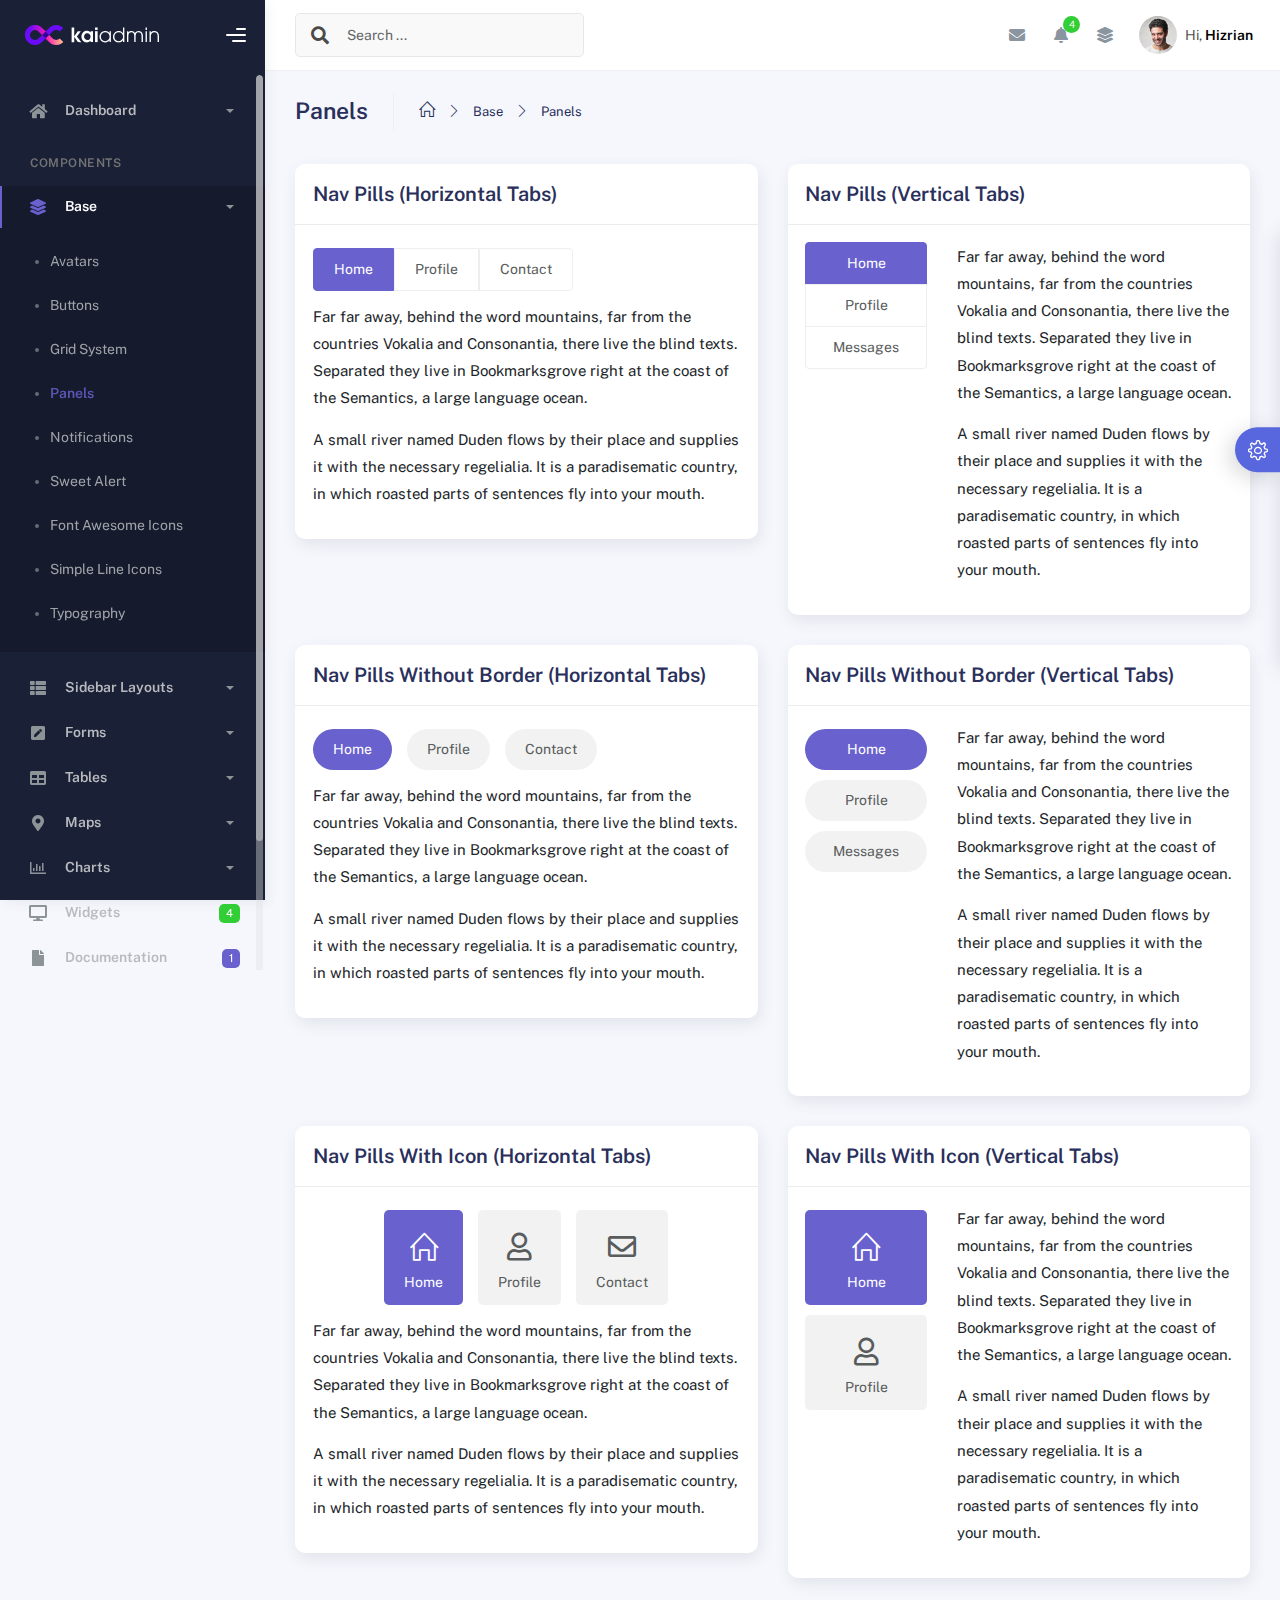
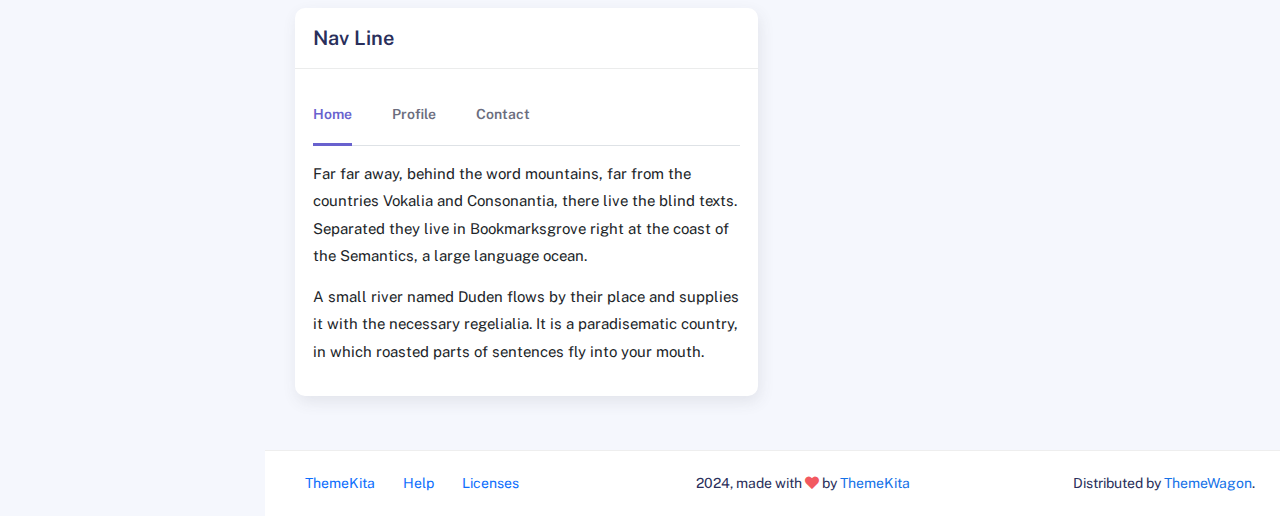
<file: adminpanel/components/panels.html>
<!DOCTYPE html>
<html lang="en">
<head>
	<meta http-equiv="X-UA-Compatible" content="IE=edge" />
	<title>Panels - Kaiadmin Bootstrap 5 Admin Dashboard</title>
	<meta content='width=device-width, initial-scale=1.0, shrink-to-fit=no' name='viewport' />
	<link rel="icon" href="../assets/img/kaiadmin/favicon.ico" type="image/x-icon"/>

	<!-- Fonts and icons -->
	<script src="../assets/js/plugin/webfont/webfont.min.js"></script>
	<script>
		WebFont.load({
			google: {"families":["Public Sans:300,400,500,600,700"]},
			custom: {"families":["Font Awesome 5 Solid", "Font Awesome 5 Regular", "Font Awesome 5 Brands", "simple-line-icons"], urls: ['../assets/css/fonts.min.css']},
			active: function() {
				sessionStorage.fonts = true;
			}
		});
	</script>

	<!-- CSS Files -->
	<link rel="stylesheet" href="../assets/css/bootstrap.min.css">
	<link rel="stylesheet" href="../assets/css/plugins.min.css">
	<link rel="stylesheet" href="../assets/css/kaiadmin.min.css">

	<!-- CSS Just for demo purpose, don't include it in your project -->
	<link rel="stylesheet" href="../assets/css/demo.css">
</head>
<body>
	<div class="wrapper">
		<!-- Sidebar -->
		<div class="sidebar" data-background-color="dark">
			<div class="sidebar-logo">
				<!-- Logo Header -->
				<div class="logo-header" data-background-color="dark">

					<a href="../index.html" class="logo">
						<img src="../assets/img/kaiadmin/logo_light.svg" alt="navbar brand" class="navbar-brand" height="20">
					</a>
					<div class="nav-toggle">
						<button class="btn btn-toggle toggle-sidebar">
							<i class="gg-menu-right"></i>
						</button>
						<button class="btn btn-toggle sidenav-toggler">
							<i class="gg-menu-left"></i>
						</button>
					</div>
					<button class="topbar-toggler more">
						<i class="gg-more-vertical-alt"></i>
					</button>
				</div>
				<!-- End Logo Header -->	
			</div>	
			<div class="sidebar-wrapper scrollbar scrollbar-inner">
				<div class="sidebar-content">
					<ul class="nav nav-secondary">
						<li class="nav-item">
							<a data-bs-toggle="collapse" href="#dashboard" class="collapsed" aria-expanded="false">
								<i class="fas fa-home"></i>
								<p>Dashboard</p>
								<span class="caret"></span>
							</a>
							<div class="collapse" id="dashboard">
								<ul class="nav nav-collapse">
									<li>
										<a href="../../demo1/index.html">
											<span class="sub-item">Dashboard 1</span>
										</a>
									</li>
								</ul>
							</div>
						</li>
						<li class="nav-section">
							<span class="sidebar-mini-icon">
								<i class="fa fa-ellipsis-h"></i>
							</span>
							<h4 class="text-section">Components</h4>
						</li>
						<li class="nav-item active submenu">
							<a data-bs-toggle="collapse" href="#base">
								<i class="fas fa-layer-group"></i>
								<p>Base</p>
								<span class="caret"></span>
							</a>
							<div class="collapse show" id="base">
								<ul class="nav nav-collapse">
									<li>
										<a href="../components/avatars.html">
											<span class="sub-item">Avatars</span>
										</a>
									</li>
									<li>
										<a href="../components/buttons.html">
											<span class="sub-item">Buttons</span>
										</a>
									</li>
									<li>
										<a href="../components/gridsystem.html">
											<span class="sub-item">Grid System</span>
										</a>
									</li>
									<li class="active">
										<a href="../components/panels.html">
											<span class="sub-item">Panels</span>
										</a>
									</li>
									<li>
										<a href="../components/notifications.html">
											<span class="sub-item">Notifications</span>
										</a>
									</li>
									<li>
										<a href="../components/sweetalert.html">
											<span class="sub-item">Sweet Alert</span>
										</a>
									</li>
									<li>
										<a href="../components/font-awesome-icons.html">
											<span class="sub-item">Font Awesome Icons</span>
										</a>
									</li>
									<li>
										<a href="../components/simple-line-icons.html">
											<span class="sub-item">Simple Line Icons</span>
										</a>
									</li>
									<li>
										<a href="../components/typography.html">
											<span class="sub-item">Typography</span>
										</a>
									</li>
								</ul>
							</div>
						</li>
						<li class="nav-item">
							<a data-bs-toggle="collapse" href="#sidebarLayouts">
								<i class="fas fa-th-list"></i>
								<p>Sidebar Layouts</p>
								<span class="caret"></span>
							</a>
							<div class="collapse" id="sidebarLayouts">
								<ul class="nav nav-collapse">
									<li>
										<a href="../sidebar-style-2.html">
											<span class="sub-item">Sidebar Style 2</span>
										</a>
									</li>
									<li>
										<a href="../icon-menu.html">
											<span class="sub-item">Icon Menu</span>
										</a>
									</li>
								</ul>
							</div>
						</li>
						<li class="nav-item">
							<a data-bs-toggle="collapse" href="#forms">
								<i class="fas fa-pen-square"></i>
								<p>Forms</p>
								<span class="caret"></span>
							</a>
							<div class="collapse" id="forms">
								<ul class="nav nav-collapse">
									<li>
										<a href="../forms/forms.html">
											<span class="sub-item">Basic Form</span>
										</a>
									</li>
								</ul>
							</div>
						</li>
						<li class="nav-item">
							<a data-bs-toggle="collapse" href="#tables">
								<i class="fas fa-table"></i>
								<p>Tables</p>
								<span class="caret"></span>
							</a>
							<div class="collapse" id="tables">
								<ul class="nav nav-collapse">
									<li>
										<a href="../tables/tables.html">
											<span class="sub-item">Basic Table</span>
										</a>
									</li>
									<li>
										<a href="../tables/datatables.html">
											<span class="sub-item">Datatables</span>
										</a>
									</li>
								</ul>
							</div>
						</li>
						<li class="nav-item">
							<a data-bs-toggle="collapse" href="#maps">
								<i class="fas fa-map-marker-alt"></i>
								<p>Maps</p>
								<span class="caret"></span>
							</a>
							<div class="collapse" id="maps">
								<ul class="nav nav-collapse">
									<li>
										<a href="../maps/googlemaps.html">
											<span class="sub-item">Google Maps</span>
										</a>
									</li>
									<li>
										<a href="../maps/jsvectormap.html">
											<span class="sub-item">Jsvectormap</span>
										</a>
									</li>
								</ul>
							</div>
						</li>
						<li class="nav-item">
							<a data-bs-toggle="collapse" href="#charts">
								<i class="far fa-chart-bar"></i>
								<p>Charts</p>
								<span class="caret"></span>
							</a>
							<div class="collapse" id="charts">
								<ul class="nav nav-collapse">
									<li>
										<a href="../charts/charts.html">
											<span class="sub-item">Chart Js</span>
										</a>
									</li>
									<li>
										<a href="../charts/sparkline.html">
											<span class="sub-item">Sparkline</span>
										</a>
									</li>
								</ul>
							</div>
						</li>
						<li class="nav-item">
							<a href="../widgets.html">
								<i class="fas fa-desktop"></i>
								<p>Widgets</p>
								<span class="badge badge-success">4</span>
							</a>
						</li>
						<li class="nav-item">
							<a href="../../../documentation/index.html">
							  <i class="fas fa-file"></i>
							  <p>Documentation</p>
							  <span class="badge badge-secondary">1</span>
							</a>
						</li>
						<li class="nav-item">
							<a data-bs-toggle="collapse" href="#submenu">
								<i class="fas fa-bars"></i>
								<p>Menu Levels</p>
								<span class="caret"></span>
							</a>
							<div class="collapse" id="submenu">
								<ul class="nav nav-collapse">
									<li>
										<a data-bs-toggle="collapse" href="#subnav1">
											<span class="sub-item">Level 1</span>
											<span class="caret"></span>
										</a>
										<div class="collapse" id="subnav1">
											<ul class="nav nav-collapse subnav">
												<li>
													<a href="#">
														<span class="sub-item">Level 2</span>
													</a>
												</li>
												<li>
													<a href="#">
														<span class="sub-item">Level 2</span>
													</a>
												</li>
											</ul>
										</div>
									</li>
									<li>
										<a data-bs-toggle="collapse" href="#subnav2">
											<span class="sub-item">Level 1</span>
											<span class="caret"></span>
										</a>
										<div class="collapse" id="subnav2">
											<ul class="nav nav-collapse subnav">
												<li>
													<a href="#">
														<span class="sub-item">Level 2</span>
													</a>
												</li>
											</ul>
										</div>
									</li>
									<li>
										<a href="#">
											<span class="sub-item">Level 1</span>
										</a>
									</li>
								</ul>
							</div>
						</li>
					</ul>
				</div>
			</div>
		</div>
		<!-- End Sidebar -->

		<div class="main-panel">
			<div class="main-header">
				<div class="main-header-logo">
					<!-- Logo Header -->
					<div class="logo-header" data-background-color="dark">

						<a href="../index.html" class="logo">
							<img src="../assets/img/kaiadmin/logo_light.svg" alt="navbar brand" class="navbar-brand" height="20">
						</a>
						<div class="nav-toggle">
							<button class="btn btn-toggle toggle-sidebar">
								<i class="gg-menu-right"></i>
							</button>
							<button class="btn btn-toggle sidenav-toggler">
								<i class="gg-menu-left"></i>
							</button>
						</div>
						<button class="topbar-toggler more">
							<i class="gg-more-vertical-alt"></i>
						</button>

					</div>
					<!-- End Logo Header -->
				</div>
				<!-- Navbar Header -->
				<nav class="navbar navbar-header navbar-header-transparent navbar-expand-lg border-bottom">

					<div class="container-fluid">
						<nav class="navbar navbar-header-left navbar-expand-lg navbar-form nav-search p-0 d-none d-lg-flex">
							<div class="input-group">
								<div class="input-group-prepend">
									<button type="submit" class="btn btn-search pe-1">
										<i class="fa fa-search search-icon"></i>
									</button>
								</div>
								<input type="text" placeholder="Search ..." class="form-control">
							</div>
						</nav>

						<ul class="navbar-nav topbar-nav ms-md-auto align-items-center">
							<li class="nav-item topbar-icon dropdown hidden-caret d-flex d-lg-none">
								<a class="nav-link dropdown-toggle" data-bs-toggle="dropdown" href="#" role="button" aria-expanded="false" aria-haspopup="true">
									<i class="fa fa-search"></i>
								</a>
								<ul class="dropdown-menu dropdown-search animated fadeIn">
									<form class="navbar-left navbar-form nav-search">
										<div class="input-group">
											<input type="text" placeholder="Search ..." class="form-control">
										</div>
									</form>
								</ul>
							</li>
							<li class="nav-item topbar-icon dropdown hidden-caret">
								<a class="nav-link dropdown-toggle" href="#" id="messageDropdown" role="button" data-bs-toggle="dropdown" aria-haspopup="true" aria-expanded="false">
									<i class="fa fa-envelope"></i>
								</a>
								<ul class="dropdown-menu messages-notif-box animated fadeIn" aria-labelledby="messageDropdown">
									<li>
										<div class="dropdown-title d-flex justify-content-between align-items-center">
											Messages 									
											<a href="#" class="small">Mark all as read</a>
										</div>
									</li>
									<li>
										<div class="message-notif-scroll scrollbar-outer">
											<div class="notif-center">
												<a href="#">
													<div class="notif-img"> 
														<img src="../assets/img/jm_denis.jpg" alt="Img Profile">
													</div>
													<div class="notif-content">
														<span class="subject">Jimmy Denis</span>
														<span class="block">
															How are you ?
														</span>
														<span class="time">5 minutes ago</span> 
													</div>
												</a>
												<a href="#">
													<div class="notif-img"> 
														<img src="../assets/img/chadengle.jpg" alt="Img Profile">
													</div>
													<div class="notif-content">
														<span class="subject">Chad</span>
														<span class="block">
															Ok, Thanks !
														</span>
														<span class="time">12 minutes ago</span> 
													</div>
												</a>
												<a href="#">
													<div class="notif-img"> 
														<img src="../assets/img/mlane.jpg" alt="Img Profile">
													</div>
													<div class="notif-content">
														<span class="subject">Jhon Doe</span>
														<span class="block">
															Ready for the meeting today...
														</span>
														<span class="time">12 minutes ago</span> 
													</div>
												</a>
												<a href="#">
													<div class="notif-img"> 
														<img src="../assets/img/talha.jpg" alt="Img Profile">
													</div>
													<div class="notif-content">
														<span class="subject">Talha</span>
														<span class="block">
															Hi, Apa Kabar ?
														</span>
														<span class="time">17 minutes ago</span> 
													</div>
												</a>
											</div>
										</div>
									</li>
									<li>
										<a class="see-all" href="javascript:void(0);">See all messages<i class="fa fa-angle-right"></i> </a>
									</li>
								</ul>
							</li>
							<li class="nav-item topbar-icon dropdown hidden-caret">
								<a class="nav-link dropdown-toggle" href="#" id="notifDropdown" role="button" data-bs-toggle="dropdown" aria-haspopup="true" aria-expanded="false">
									<i class="fa fa-bell"></i>
									<span class="notification">4</span>
								</a>
								<ul class="dropdown-menu notif-box animated fadeIn" aria-labelledby="notifDropdown">
									<li>
										<div class="dropdown-title">You have 4 new notification</div>
									</li>
									<li>
										<div class="notif-scroll scrollbar-outer">
											<div class="notif-center">
												<a href="#">
													<div class="notif-icon notif-primary"> <i class="fa fa-user-plus"></i> </div>
													<div class="notif-content">
														<span class="block">
															New user registered
														</span>
														<span class="time">5 minutes ago</span> 
													</div>
												</a>
												<a href="#">
													<div class="notif-icon notif-success"> <i class="fa fa-comment"></i> </div>
													<div class="notif-content">
														<span class="block">
															Rahmad commented on Admin
														</span>
														<span class="time">12 minutes ago</span> 
													</div>
												</a>
												<a href="#">
													<div class="notif-img"> 
														<img src="../assets/img/profile2.jpg" alt="Img Profile">
													</div>
													<div class="notif-content">
														<span class="block">
															Reza send messages to you
														</span>
														<span class="time">12 minutes ago</span> 
													</div>
												</a>
												<a href="#">
													<div class="notif-icon notif-danger"> <i class="fa fa-heart"></i> </div>
													<div class="notif-content">
														<span class="block">
															Farrah liked Admin
														</span>
														<span class="time">17 minutes ago</span> 
													</div>
												</a>
											</div>
										</div>
									</li>
									<li>
										<a class="see-all" href="javascript:void(0);">See all notifications<i class="fa fa-angle-right"></i> </a>
									</li>
								</ul>
							</li>
							<li class="nav-item topbar-icon dropdown hidden-caret">
								<a class="nav-link" data-bs-toggle="dropdown" href="#" aria-expanded="false">
									<i class="fas fa-layer-group"></i>
								</a>
								<div class="dropdown-menu quick-actions animated fadeIn">
									<div class="quick-actions-header">
										<span class="title mb-1">Quick Actions</span>
										<span class="subtitle op-7">Shortcuts</span>
									</div>
									<div class="quick-actions-scroll scrollbar-outer">
										<div class="quick-actions-items">
											<div class="row m-0">
												<a class="col-6 col-md-4 p-0" href="#">
													<div class="quick-actions-item">
														<div class="avatar-item bg-danger rounded-circle">
															<i class="far fa-calendar-alt"></i>
														</div>
														<span class="text">Calendar</span>
													</div>
												</a>
												<a class="col-6 col-md-4 p-0" href="#">
													<div class="quick-actions-item">
														<div class="avatar-item bg-warning rounded-circle">
															<i class="fas fa-map"></i>
														</div>
														<span class="text">Maps</span>
													</div>
												</a>
												<a class="col-6 col-md-4 p-0" href="#">
													<div class="quick-actions-item">
														<div class="avatar-item bg-info rounded-circle">
															<i class="fas fa-file-excel"></i>
														</div>
														<span class="text">Reports</span>
													</div>
												</a>
												<a class="col-6 col-md-4 p-0" href="#">
													<div class="quick-actions-item">
														<div class="avatar-item bg-success rounded-circle">
															<i class="fas fa-envelope"></i>
														</div>
														<span class="text">Emails</span>
													</div>
												</a>
												<a class="col-6 col-md-4 p-0" href="#">
													<div class="quick-actions-item">
														<div class="avatar-item bg-primary rounded-circle">
															<i class="fas fa-file-invoice-dollar"></i>
														</div>
														<span class="text">Invoice</span>
													</div>
												</a>
												<a class="col-6 col-md-4 p-0" href="#">
													<div class="quick-actions-item">
														<div class="avatar-item bg-secondary rounded-circle">
															<i class="fas fa-credit-card"></i>
														</div>
														<span class="text">Payments</span>
													</div>
												</a>
											</div>
										</div>
									</div>
								</div>
							</li>
							
							<li class="nav-item topbar-user dropdown hidden-caret">
								<a class="dropdown-toggle profile-pic" data-bs-toggle="dropdown" href="#" aria-expanded="false">
									<div class="avatar-sm">
										<img src="../assets/img/profile.jpg" alt="..." class="avatar-img rounded-circle">
									</div>
									<span class="profile-username">
										<span class="op-7">Hi,</span> <span class="fw-bold">Hizrian</span>
									</span>
								</a>
								<ul class="dropdown-menu dropdown-user animated fadeIn">
									<div class="dropdown-user-scroll scrollbar-outer">
										<li>
											<div class="user-box">
												<div class="avatar-lg"><img src="../assets/img/profile.jpg" alt="image profile" class="avatar-img rounded"></div>
												<div class="u-text">
													<h4>Hizrian</h4>
													<p class="text-muted">hello@example.com</p><a href="profile.html" class="btn btn-xs btn-secondary btn-sm">View Profile</a>
												</div>
											</div>
										</li>
										<li>
											<div class="dropdown-divider"></div>
											<a class="dropdown-item" href="#">My Profile</a>
											<a class="dropdown-item" href="#">My Balance</a>
											<a class="dropdown-item" href="#">Inbox</a>
											<div class="dropdown-divider"></div>
											<a class="dropdown-item" href="#">Account Setting</a>
											<div class="dropdown-divider"></div>
											<a class="dropdown-item" href="#">Logout</a>
										</li>
									</div>
								</ul>
							</li>
						</ul>
					</div>
				</nav>
				<!-- End Navbar -->
			</div>
			
			<div class="container">
				<div class="page-inner">
					<div class="page-header">
						<h3 class="fw-bold mb-3">Panels</h3>
						<ul class="breadcrumbs mb-3">
							<li class="nav-home">
								<a href="#">
									<i class="icon-home"></i>
								</a>
							</li>
							<li class="separator">
								<i class="icon-arrow-right"></i>
							</li>
							<li class="nav-item">
								<a href="#">Base</a>
							</li>
							<li class="separator">
								<i class="icon-arrow-right"></i>
							</li>
							<li class="nav-item">
								<a href="#">Panels</a>
							</li>
						</ul>
					</div>
					<div class="row">
						<div class="col-md-6">
							<div class="card">
								<div class="card-header">
									<h4 class="card-title">Nav Pills (Horizontal Tabs)</h4>
								</div>
								<div class="card-body">
									<ul class="nav nav-pills nav-secondary" id="pills-tab" role="tablist">
										<li class="nav-item">
											<a class="nav-link active" id="pills-home-tab" data-bs-toggle="pill" href="#pills-home" role="tab" aria-controls="pills-home" aria-selected="true">Home</a>
										</li>
										<li class="nav-item">
											<a class="nav-link" id="pills-profile-tab" data-bs-toggle="pill" href="#pills-profile" role="tab" aria-controls="pills-profile" aria-selected="false">Profile</a>
										</li>
										<li class="nav-item">
											<a class="nav-link" id="pills-contact-tab" data-bs-toggle="pill" href="#pills-contact" role="tab" aria-controls="pills-contact" aria-selected="false">Contact</a>
										</li>
									</ul>
									<div class="tab-content mt-2 mb-3" id="pills-tabContent">
										<div class="tab-pane fade show active" id="pills-home" role="tabpanel" aria-labelledby="pills-home-tab">
											<p>Far far away, behind the word mountains, far from the countries Vokalia and Consonantia, there live the blind texts. Separated they live in Bookmarksgrove right at the coast of the Semantics, a large language ocean.</p>

											<p>A small river named Duden flows by their place and supplies it with the necessary regelialia. It is a paradisematic country, in which roasted parts of sentences fly into your mouth.</p>
										</div>
										<div class="tab-pane fade" id="pills-profile" role="tabpanel" aria-labelledby="pills-profile-tab">
											<p>Even the all-powerful Pointing has no control about the blind texts it is an almost unorthographic life One day however a small line of blind text by the name of Lorem Ipsum decided to leave for the far World of Grammar.</p>
											<p>The Big Oxmox advised her not to do so, because there were thousands of bad Commas, wild Question Marks and devious Semikoli, but the Little Blind Text didn’t listen. She packed her seven versalia, put her initial into the belt and made herself on the way.
											</p>
										</div>
										<div class="tab-pane fade" id="pills-contact" role="tabpanel" aria-labelledby="pills-contact-tab">
											<p>Pityful a rethoric question ran over her cheek, then she continued her way. On her way she met a copy. The copy warned the Little Blind Text, that where it came from it would have been rewritten a thousand times and everything that was left from its origin would be the word "and" and the Little Blind Text should turn around and return to its own, safe country.</p>

											<p> But nothing the copy said could convince her and so it didn’t take long until a few insidious Copy Writers ambushed her, made her drunk with Longe and Parole and dragged her into their agency, where they abused her for their</p>
										</div>
									</div>
								</div>
							</div>
						</div>
						<div class="col-md-6">
							<div class="card">
								<div class="card-header">
									<h4 class="card-title">Nav Pills (Vertical Tabs)</h4>
								</div>
								<div class="card-body">
									<div class="row">
										<div class="col-5 col-md-4">
											<div class="nav flex-column nav-pills nav-secondary" id="v-pills-tab" role="tablist" aria-orientation="vertical">
												<a class="nav-link active" id="v-pills-home-tab" data-bs-toggle="pill" href="#v-pills-home" role="tab" aria-controls="v-pills-home" aria-selected="true">Home</a>
												<a class="nav-link" id="v-pills-profile-tab" data-bs-toggle="pill" href="#v-pills-profile" role="tab" aria-controls="v-pills-profile" aria-selected="false">Profile</a>
												<a class="nav-link" id="v-pills-messages-tab" data-bs-toggle="pill" href="#v-pills-messages" role="tab" aria-controls="v-pills-messages" aria-selected="false">Messages</a>
											</div>
										</div>
										<div class="col-7 col-md-8">
											<div class="tab-content" id="v-pills-tabContent">
												<div class="tab-pane fade show active" id="v-pills-home" role="tabpanel" aria-labelledby="v-pills-home-tab">
													<p>Far far away, behind the word mountains, far from the countries Vokalia and Consonantia, there live the blind texts. Separated they live in Bookmarksgrove right at the coast of the Semantics, a large language ocean.</p>

													<p>A small river named Duden flows by their place and supplies it with the necessary regelialia. It is a paradisematic country, in which roasted parts of sentences fly into your mouth.</p>
												</div>
												<div class="tab-pane fade" id="v-pills-profile" role="tabpanel" aria-labelledby="v-pills-profile-tab">
													<p>Even the all-powerful Pointing has no control about the blind texts it is an almost unorthographic life One day however a small line of blind text by the name of Lorem Ipsum decided to leave for the far World of Grammar.</p>
													<p>The Big Oxmox advised her not to do so, because there were thousands of bad Commas, wild Question Marks and devious Semikoli, but the Little Blind Text didn’t listen. She packed her seven versalia, put her initial into the belt and made herself on the way.
													</p>
												</div>
												<div class="tab-pane fade" id="v-pills-messages" role="tabpanel" aria-labelledby="v-pills-messages-tab">
													<p>Pityful a rethoric question ran over her cheek, then she continued her way. On her way she met a copy. The copy warned the Little Blind Text, that where it came from it would have been rewritten a thousand times and everything that was left from its origin would be the word "and" and the Little Blind Text should turn around and return to its own, safe country.</p>

													<p> But nothing the copy said could convince her and so it didn’t take long until a few insidious Copy Writers ambushed her, made her drunk with Longe and Parole and dragged her into their agency, where they abused her for their</p>
												</div>
											</div>
										</div>
									</div>
								</div>
							</div>
						</div>
						<div class="col-md-6">
							<div class="card">
								<div class="card-header">
									<h4 class="card-title">Nav Pills Without Border (Horizontal Tabs)</h4>
								</div>
								<div class="card-body">
									<ul class="nav nav-pills nav-secondary nav-pills-no-bd" id="pills-tab-without-border" role="tablist">
										<li class="nav-item">
											<a class="nav-link active" id="pills-home-tab-nobd" data-bs-toggle="pill" href="#pills-home-nobd" role="tab" aria-controls="pills-home-nobd" aria-selected="true">Home</a>
										</li>
										<li class="nav-item">
											<a class="nav-link" id="pills-profile-tab-nobd" data-bs-toggle="pill" href="#pills-profile-nobd" role="tab" aria-controls="pills-profile-nobd" aria-selected="false">Profile</a>
										</li>
										<li class="nav-item">
											<a class="nav-link" id="pills-contact-tab-nobd" data-bs-toggle="pill" href="#pills-contact-nobd" role="tab" aria-controls="pills-contact-nobd" aria-selected="false">Contact</a>
										</li>
									</ul>
									<div class="tab-content mt-2 mb-3" id="pills-without-border-tabContent">
										<div class="tab-pane fade show active" id="pills-home-nobd" role="tabpanel" aria-labelledby="pills-home-tab-nobd">
											<p>Far far away, behind the word mountains, far from the countries Vokalia and Consonantia, there live the blind texts. Separated they live in Bookmarksgrove right at the coast of the Semantics, a large language ocean.</p>

											<p>A small river named Duden flows by their place and supplies it with the necessary regelialia. It is a paradisematic country, in which roasted parts of sentences fly into your mouth.</p>
										</div>
										<div class="tab-pane fade" id="pills-profile-nobd" role="tabpanel" aria-labelledby="pills-profile-tab-nobd">
											<p>Even the all-powerful Pointing has no control about the blind texts it is an almost unorthographic life One day however a small line of blind text by the name of Lorem Ipsum decided to leave for the far World of Grammar.</p>
											<p>The Big Oxmox advised her not to do so, because there were thousands of bad Commas, wild Question Marks and devious Semikoli, but the Little Blind Text didn’t listen. She packed her seven versalia, put her initial into the belt and made herself on the way.
											</p>
										</div>
										<div class="tab-pane fade" id="pills-contact-nobd" role="tabpanel" aria-labelledby="pills-contact-tab-nobd">
											<p>Pityful a rethoric question ran over her cheek, then she continued her way. On her way she met a copy. The copy warned the Little Blind Text, that where it came from it would have been rewritten a thousand times and everything that was left from its origin would be the word "and" and the Little Blind Text should turn around and return to its own, safe country.</p>

											<p> But nothing the copy said could convince her and so it didn’t take long until a few insidious Copy Writers ambushed her, made her drunk with Longe and Parole and dragged her into their agency, where they abused her for their</p>
										</div>
									</div>
								</div>
							</div>
						</div>
						<div class="col-md-6">
							<div class="card">
								<div class="card-header">
									<h4 class="card-title">Nav Pills Without Border (Vertical Tabs)</h4>
								</div>
								<div class="card-body">
									<div class="row">
										<div class="col-5 col-md-4">
											<div class="nav flex-column nav-pills nav-secondary nav-pills-no-bd" id="v-pills-tab-without-border" role="tablist" aria-orientation="vertical">
												<a class="nav-link active" id="v-pills-home-tab-nobd" data-bs-toggle="pill" href="#v-pills-home-nobd" role="tab" aria-controls="v-pills-home-nobd" aria-selected="true">Home</a>
												<a class="nav-link" id="v-pills-profile-tab-nobd" data-bs-toggle="pill" href="#v-pills-profile-nobd" role="tab" aria-controls="v-pills-profile-nobd" aria-selected="false">Profile</a>
												<a class="nav-link" id="v-pills-messages-tab-nobd" data-bs-toggle="pill" href="#v-pills-messages-nobd" role="tab" aria-controls="v-pills-messages-nobd" aria-selected="false">Messages</a>
											</div>
										</div>
										<div class="col-7 col-md-8">
											<div class="tab-content" id="v-pills-without-border-tabContent">
												<div class="tab-pane fade show active" id="v-pills-home-nobd" role="tabpanel" aria-labelledby="v-pills-home-tab-nobd">
													<p>Far far away, behind the word mountains, far from the countries Vokalia and Consonantia, there live the blind texts. Separated they live in Bookmarksgrove right at the coast of the Semantics, a large language ocean.</p>

													<p>A small river named Duden flows by their place and supplies it with the necessary regelialia. It is a paradisematic country, in which roasted parts of sentences fly into your mouth.</p>
												</div>
												<div class="tab-pane fade" id="v-pills-profile-nobd" role="tabpanel" aria-labelledby="v-pills-profile-tab-nobd">
													<p>Even the all-powerful Pointing has no control about the blind texts it is an almost unorthographic life One day however a small line of blind text by the name of Lorem Ipsum decided to leave for the far World of Grammar.</p>
													<p>The Big Oxmox advised her not to do so, because there were thousands of bad Commas, wild Question Marks and devious Semikoli, but the Little Blind Text didn’t listen. She packed her seven versalia, put her initial into the belt and made herself on the way.
													</p>
												</div>
												<div class="tab-pane fade" id="v-pills-messages-nobd" role="tabpanel" aria-labelledby="v-pills-messages-tab-nobd">
													<p>Pityful a rethoric question ran over her cheek, then she continued her way. On her way she met a copy. The copy warned the Little Blind Text, that where it came from it would have been rewritten a thousand times and everything that was left from its origin would be the word "and" and the Little Blind Text should turn around and return to its own, safe country.</p>

													<p> But nothing the copy said could convince her and so it didn’t take long until a few insidious Copy Writers ambushed her, made her drunk with Longe and Parole and dragged her into their agency, where they abused her for their</p>
												</div>
											</div>
										</div>
									</div>
								</div>
							</div>
						</div>
						<div class="col-md-6">
							<div class="card">
								<div class="card-header">
									<h4 class="card-title">Nav Pills With Icon (Horizontal Tabs)</h4>
								</div>
								<div class="card-body">
									<ul class="nav nav-pills nav-secondary  nav-pills-no-bd nav-pills-icons justify-content-center" id="pills-tab-with-icon" role="tablist">
										<li class="nav-item">
											<a class="nav-link active" id="pills-home-tab-icon" data-bs-toggle="pill" href="#pills-home-icon" role="tab" aria-controls="pills-home-icon" aria-selected="true">
												<i class="icon-home"></i>
												Home
											</a>
										</li>
										<li class="nav-item">
											<a class="nav-link" id="pills-profile-tab-icon" data-bs-toggle="pill" href="#pills-profile-icon" role="tab" aria-controls="pills-profile-icon" aria-selected="false">
												<i class="far fa-user"></i>
												Profile
											</a>
										</li>
										<li class="nav-item">
											<a class="nav-link" id="pills-contact-tab-icon" data-bs-toggle="pill" href="#pills-contact-icon" role="tab" aria-controls="pills-contact-icon" aria-selected="false">
												<i class="far fa-envelope"></i>
												Contact
											</a>
										</li>
									</ul>
									<div class="tab-content mt-2 mb-3" id="pills-with-icon-tabContent">
										<div class="tab-pane fade show active" id="pills-home-icon" role="tabpanel" aria-labelledby="pills-home-tab-icon">
											<p>Far far away, behind the word mountains, far from the countries Vokalia and Consonantia, there live the blind texts. Separated they live in Bookmarksgrove right at the coast of the Semantics, a large language ocean.</p>

											<p>A small river named Duden flows by their place and supplies it with the necessary regelialia. It is a paradisematic country, in which roasted parts of sentences fly into your mouth.</p>
										</div>
										<div class="tab-pane fade" id="pills-profile-icon" role="tabpanel" aria-labelledby="pills-profile-tab-icon">
											<p>Even the all-powerful Pointing has no control about the blind texts it is an almost unorthographic life One day however a small line of blind text by the name of Lorem Ipsum decided to leave for the far World of Grammar.</p>
											<p>The Big Oxmox advised her not to do so, because there were thousands of bad Commas, wild Question Marks and devious Semikoli, but the Little Blind Text didn’t listen. She packed her seven versalia, put her initial into the belt and made herself on the way.
											</p>
										</div>
										<div class="tab-pane fade" id="pills-contact-icon" role="tabpanel" aria-labelledby="pills-contact-tab-icon">
											<p>Pityful a rethoric question ran over her cheek, then she continued her way. On her way she met a copy. The copy warned the Little Blind Text, that where it came from it would have been rewritten a thousand times and everything that was left from its origin would be the word "and" and the Little Blind Text should turn around and return to its own, safe country.</p>

											<p> But nothing the copy said could convince her and so it didn’t take long until a few insidious Copy Writers ambushed her, made her drunk with Longe and Parole and dragged her into their agency, where they abused her for their</p>
										</div>
									</div>
								</div>
							</div>
						</div>
						<div class="col-md-6">
							<div class="card">
								<div class="card-header">
									<h4 class="card-title">Nav Pills With Icon (Vertical Tabs)</h4>
								</div>
								<div class="card-body">
									<div class="row">
										<div class="col-5 col-md-4">
											<div class="nav flex-column nav-pills nav-secondary nav-pills-no-bd nav-pills-icons" id="v-pills-tab-with-icon" role="tablist" aria-orientation="vertical">
												<a class="nav-link active" id="v-pills-home-tab-icons" data-bs-toggle="pill" href="#v-pills-home-icons" role="tab" aria-controls="v-pills-home-icons" aria-selected="true">
													<i class="icon-home"></i>
													Home
												</a>
												<a class="nav-link" id="v-pills-profile-tab-icons" data-bs-toggle="pill" href="#v-pills-profile-icons" role="tab" aria-controls="v-pills-profile-icons" aria-selected="false">
													<i class="far fa-user"></i>
													Profile
												</a>
											</div>
										</div>
										<div class="col-7 col-md-8">
											<div class="tab-content" id="v-pills-with-icon-tabContent">
												<div class="tab-pane fade show active" id="v-pills-home-icons" role="tabpanel" aria-labelledby="v-pills-home-tab-icons">
													<p>Far far away, behind the word mountains, far from the countries Vokalia and Consonantia, there live the blind texts. Separated they live in Bookmarksgrove right at the coast of the Semantics, a large language ocean.</p>

													<p>A small river named Duden flows by their place and supplies it with the necessary regelialia. It is a paradisematic country, in which roasted parts of sentences fly into your mouth.</p>
												</div>
												<div class="tab-pane fade" id="v-pills-profile-icons" role="tabpanel" aria-labelledby="v-pills-profile-tab-icons">
													<p>Even the all-powerful Pointing has no control about the blind texts it is an almost unorthographic life One day however a small line of blind text by the name of Lorem Ipsum decided to leave for the far World of Grammar.</p>
													<p>The Big Oxmox advised her not to do so, because there were thousands of bad Commas, wild Question Marks and devious Semikoli, but the Little Blind Text didn’t listen. She packed her seven versalia, put her initial into the belt and made herself on the way.
													</p>
												</div>
											</div>
										</div>
									</div>
								</div>
							</div>
						</div>
						<div class="col-md-6">
							<div class="card">
								<div class="card-header">
									<h4 class="card-title">Nav Line</h4>
								</div>
								<div class="card-body">
									<ul class="nav nav-tabs nav-line nav-color-secondary" id="line-tab" role="tablist">
										<li class="nav-item">
											<a class="nav-link active" id="line-home-tab" data-bs-toggle="pill" href="#line-home" role="tab" aria-controls="pills-home" aria-selected="true">Home</a>
										</li>
										<li class="nav-item">
											<a class="nav-link" id="line-profile-tab" data-bs-toggle="pill" href="#line-profile" role="tab" aria-controls="pills-profile" aria-selected="false">Profile</a>
										</li>
										<li class="nav-item">
											<a class="nav-link" id="line-contact-tab" data-bs-toggle="pill" href="#line-contact" role="tab" aria-controls="pills-contact" aria-selected="false">Contact</a>
										</li>
									</ul>
									<div class="tab-content mt-3 mb-3" id="line-tabContent">
										<div class="tab-pane fade show active" id="line-home" role="tabpanel" aria-labelledby="line-home-tab">
											<p>Far far away, behind the word mountains, far from the countries Vokalia and Consonantia, there live the blind texts. Separated they live in Bookmarksgrove right at the coast of the Semantics, a large language ocean.</p>

											<p>A small river named Duden flows by their place and supplies it with the necessary regelialia. It is a paradisematic country, in which roasted parts of sentences fly into your mouth.</p>
										</div>
										<div class="tab-pane fade" id="line-profile" role="tabpanel" aria-labelledby="line-profile-tab">
											<p>Even the all-powerful Pointing has no control about the blind texts it is an almost unorthographic life One day however a small line of blind text by the name of Lorem Ipsum decided to leave for the far World of Grammar.</p>
											<p>The Big Oxmox advised her not to do so, because there were thousands of bad Commas, wild Question Marks and devious Semikoli, but the Little Blind Text didnâ€™t listen. She packed her seven versalia, put her initial into the belt and made herself on the way.
											</p>
										</div>
										<div class="tab-pane fade" id="line-contact" role="tabpanel" aria-labelledby="line-contact-tab">
											<p>Pityful a rethoric question ran over her cheek, then she continued her way. On her way she met a copy. The copy warned the Little Blind Text, that where it came from it would have been rewritten a thousand times and everything that was left from its origin would be the word "and" and the Little Blind Text should turn around and return to its own, safe country.</p>

											<p> But nothing the copy said could convince her and so it didnâ€™t take long until a few insidious Copy Writers ambushed her, made her drunk with Longe and Parole and dragged her into their agency, where they abused her for their</p>
										</div>
									</div>
								</div>
							</div>
						</div>
					</div>
				</div>
			</div>			
			<footer class="footer">
				<div class="container-fluid d-flex justify-content-between">
					<nav class="pull-left">
						<ul class="nav">
							<li class="nav-item">
								<a class="nav-link" href="http://www.themekita.com">
									ThemeKita
								</a>
							</li>
							<li class="nav-item">
								<a class="nav-link" href="#"> Help </a>
							</li>
							<li class="nav-item">
								<a class="nav-link" href="#"> Licenses </a>
							</li>
						</ul>
					</nav>
					<div class="copyright">
						2024, made with <i class="fa fa-heart heart text-danger"></i> by
						<a href="http://www.themekita.com">ThemeKita</a>
					</div>
					<div>
						Distributed by
						<a target="_blank" href="https://themewagon.com/">ThemeWagon</a>.
					</div>
				</div>
			</footer>
		</div>
		
		<!-- Custom template | don't include it in your project! -->
		<div class="custom-template">
			<div class="title">Settings</div>
			<div class="custom-content">
				<div class="switcher">
					<div class="switch-block">
						<h4>Logo Header</h4>
						<div class="btnSwitch">
							<button type="button" class=" selected changeLogoHeaderColor" data-color="dark"></button>
							<button type="button" class="selected changeLogoHeaderColor" data-color="blue"></button>
							<button type="button" class="changeLogoHeaderColor" data-color="purple"></button>
							<button type="button" class="changeLogoHeaderColor" data-color="light-blue"></button>
							<button type="button" class="changeLogoHeaderColor" data-color="green"></button>
							<button type="button" class="changeLogoHeaderColor" data-color="orange"></button>
							<button type="button" class="changeLogoHeaderColor" data-color="red"></button>
							<button type="button" class="changeLogoHeaderColor" data-color="white"></button>
							<br/>
							<button type="button" class="changeLogoHeaderColor" data-color="dark2"></button>
							<button type="button" class="changeLogoHeaderColor" data-color="blue2"></button>
							<button type="button" class="changeLogoHeaderColor" data-color="purple2"></button>
							<button type="button" class="changeLogoHeaderColor" data-color="light-blue2"></button>
							<button type="button" class="changeLogoHeaderColor" data-color="green2"></button>
							<button type="button" class="changeLogoHeaderColor" data-color="orange2"></button>
							<button type="button" class="changeLogoHeaderColor" data-color="red2"></button>
						</div>
					</div>
					<div class="switch-block">
						<h4>Navbar Header</h4>
						<div class="btnSwitch">
							<button type="button" class="changeTopBarColor" data-color="dark"></button>
							<button type="button" class="changeTopBarColor" data-color="blue"></button>
							<button type="button" class="changeTopBarColor" data-color="purple"></button>
							<button type="button" class="changeTopBarColor" data-color="light-blue"></button>
							<button type="button" class="changeTopBarColor" data-color="green"></button>
							<button type="button" class="changeTopBarColor" data-color="orange"></button>
							<button type="button" class="changeTopBarColor" data-color="red"></button>
							<button type="button" class="changeTopBarColor" data-color="white"></button>
							<br/>
							<button type="button" class="changeTopBarColor" data-color="dark2"></button>
							<button type="button" class="selected changeTopBarColor" data-color="blue2"></button>
							<button type="button" class="changeTopBarColor" data-color="purple2"></button>
							<button type="button" class="changeTopBarColor" data-color="light-blue2"></button>
							<button type="button" class="changeTopBarColor" data-color="green2"></button>
							<button type="button" class="changeTopBarColor" data-color="orange2"></button>
							<button type="button" class="changeTopBarColor" data-color="red2"></button>
						</div>
					</div>
					<div class="switch-block">
						<h4>Sidebar</h4>
						<div class="btnSwitch">
							<button type="button" class="selected changeSideBarColor" data-color="white"></button>
							<button type="button" class="changeSideBarColor" data-color="dark"></button>
							<button type="button" class="changeSideBarColor" data-color="dark2"></button>
						</div>
					</div>
				</div>
			</div>
			<div class="custom-toggle">
				<i class="icon-settings"></i>
			</div>
		</div>
		<!-- End Custom template -->
	</div>
	<!--   Core JS Files   -->
	<script src="../assets/js/core/jquery-3.7.1.min.js"></script>
	<script src="../assets/js/core/popper.min.js"></script>
	<script src="../assets/js/core/bootstrap.min.js"></script>
	
	<!-- jQuery Scrollbar -->
	<script src="../assets/js/plugin/jquery-scrollbar/jquery.scrollbar.min.js"></script>
	<!-- Moment JS -->
	<script src="../assets/js/plugin/moment/moment.min.js"></script>

	<!-- Chart JS -->
	<script src="../assets/js/plugin/chart.js/chart.min.js"></script>

	<!-- jQuery Sparkline -->
	<script src="../assets/js/plugin/jquery.sparkline/jquery.sparkline.min.js"></script>

	<!-- Chart Circle -->
	<script src="../assets/js/plugin/chart-circle/circles.min.js"></script>

	<!-- Datatables -->
	<script src="../assets/js/plugin/datatables/datatables.min.js"></script>

	<!-- Bootstrap Notify -->
	<script src="../assets/js/plugin/bootstrap-notify/bootstrap-notify.min.js"></script>

	<!-- jQuery Vector Maps -->
	<script src="../assets/js/plugin/jsvectormap/jsvectormap.min.js"></script>
	<script src="../assets/js/plugin/jsvectormap/world.js"></script>

	<!-- Sweet Alert -->
	<script src="../assets/js/plugin/sweetalert/sweetalert.min.js"></script>

	<!-- Kaiadmin JS -->
	<script src="../assets/js/kaiadmin.min.js"></script>

	<!-- Kaiadmin DEMO methods, don't include it in your project! -->
	<script src="../assets/js/setting-demo2.js"></script>
</body>
</html>
</file>
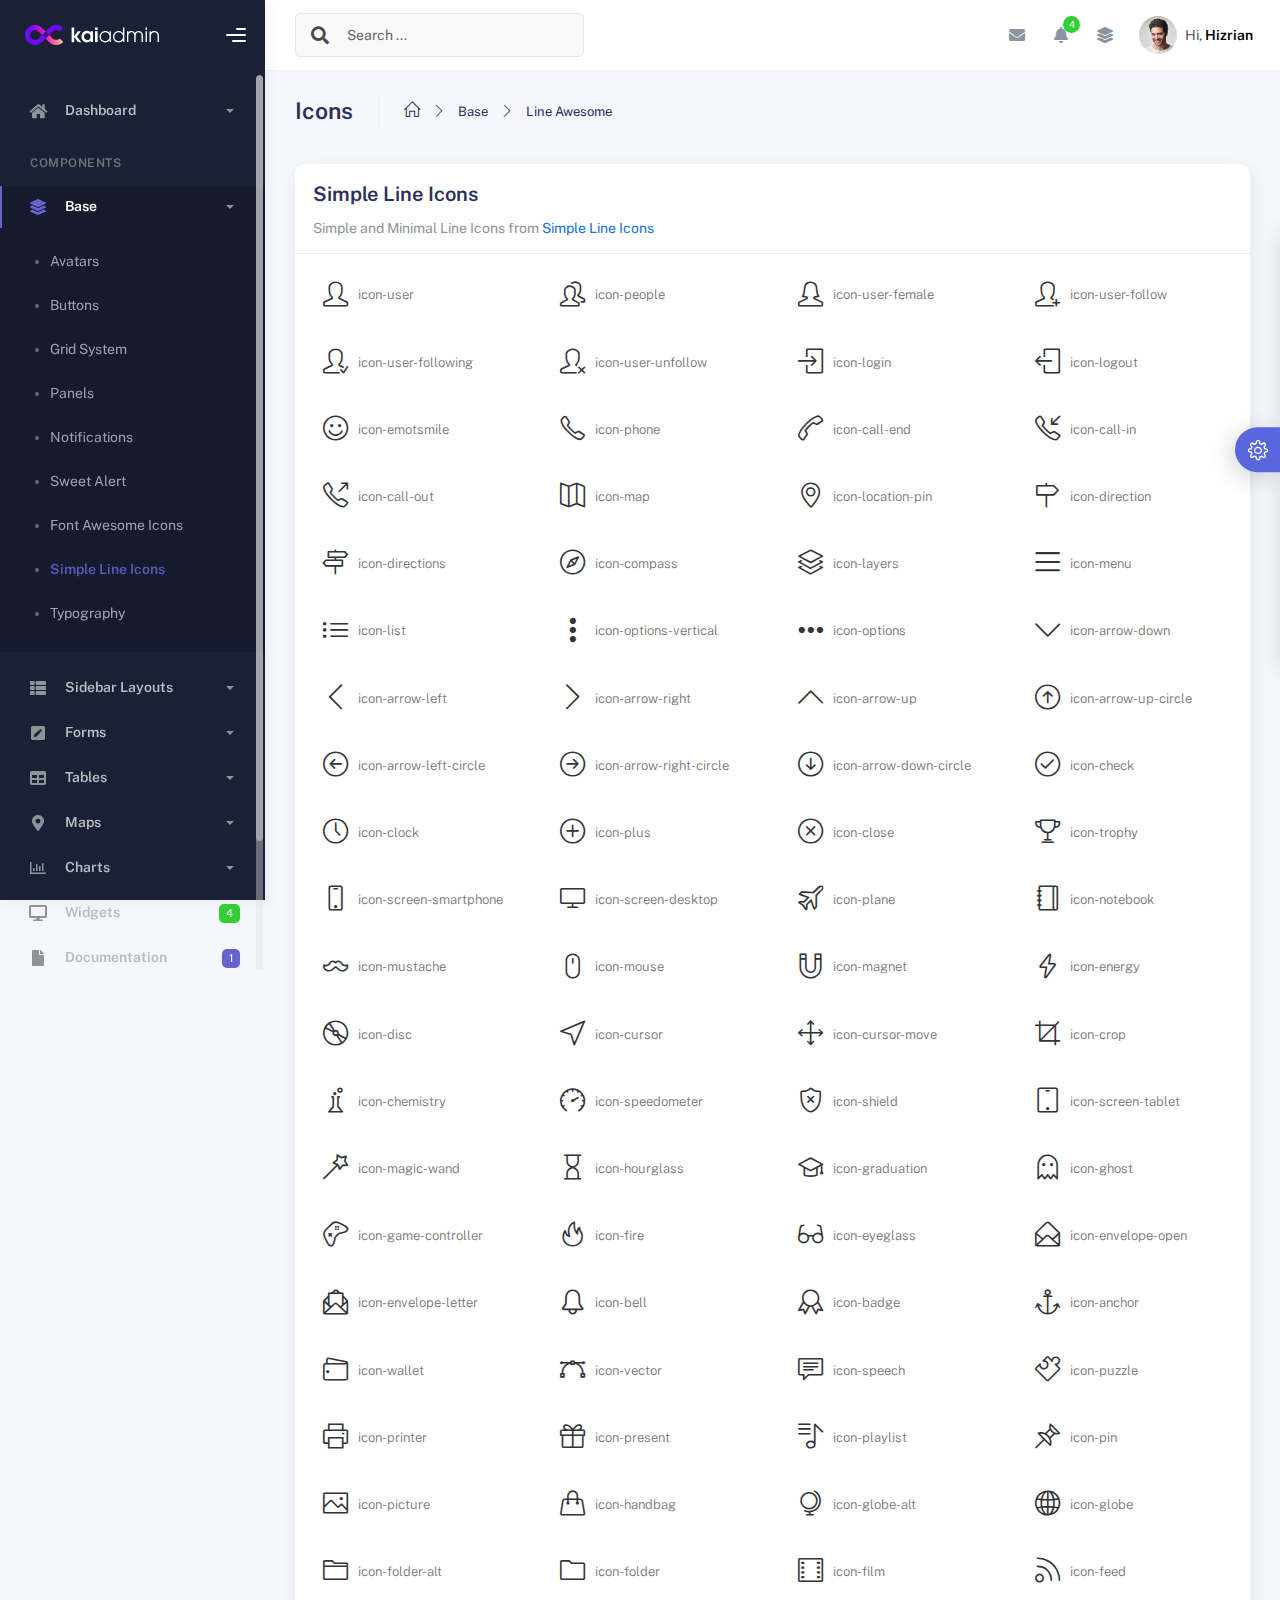
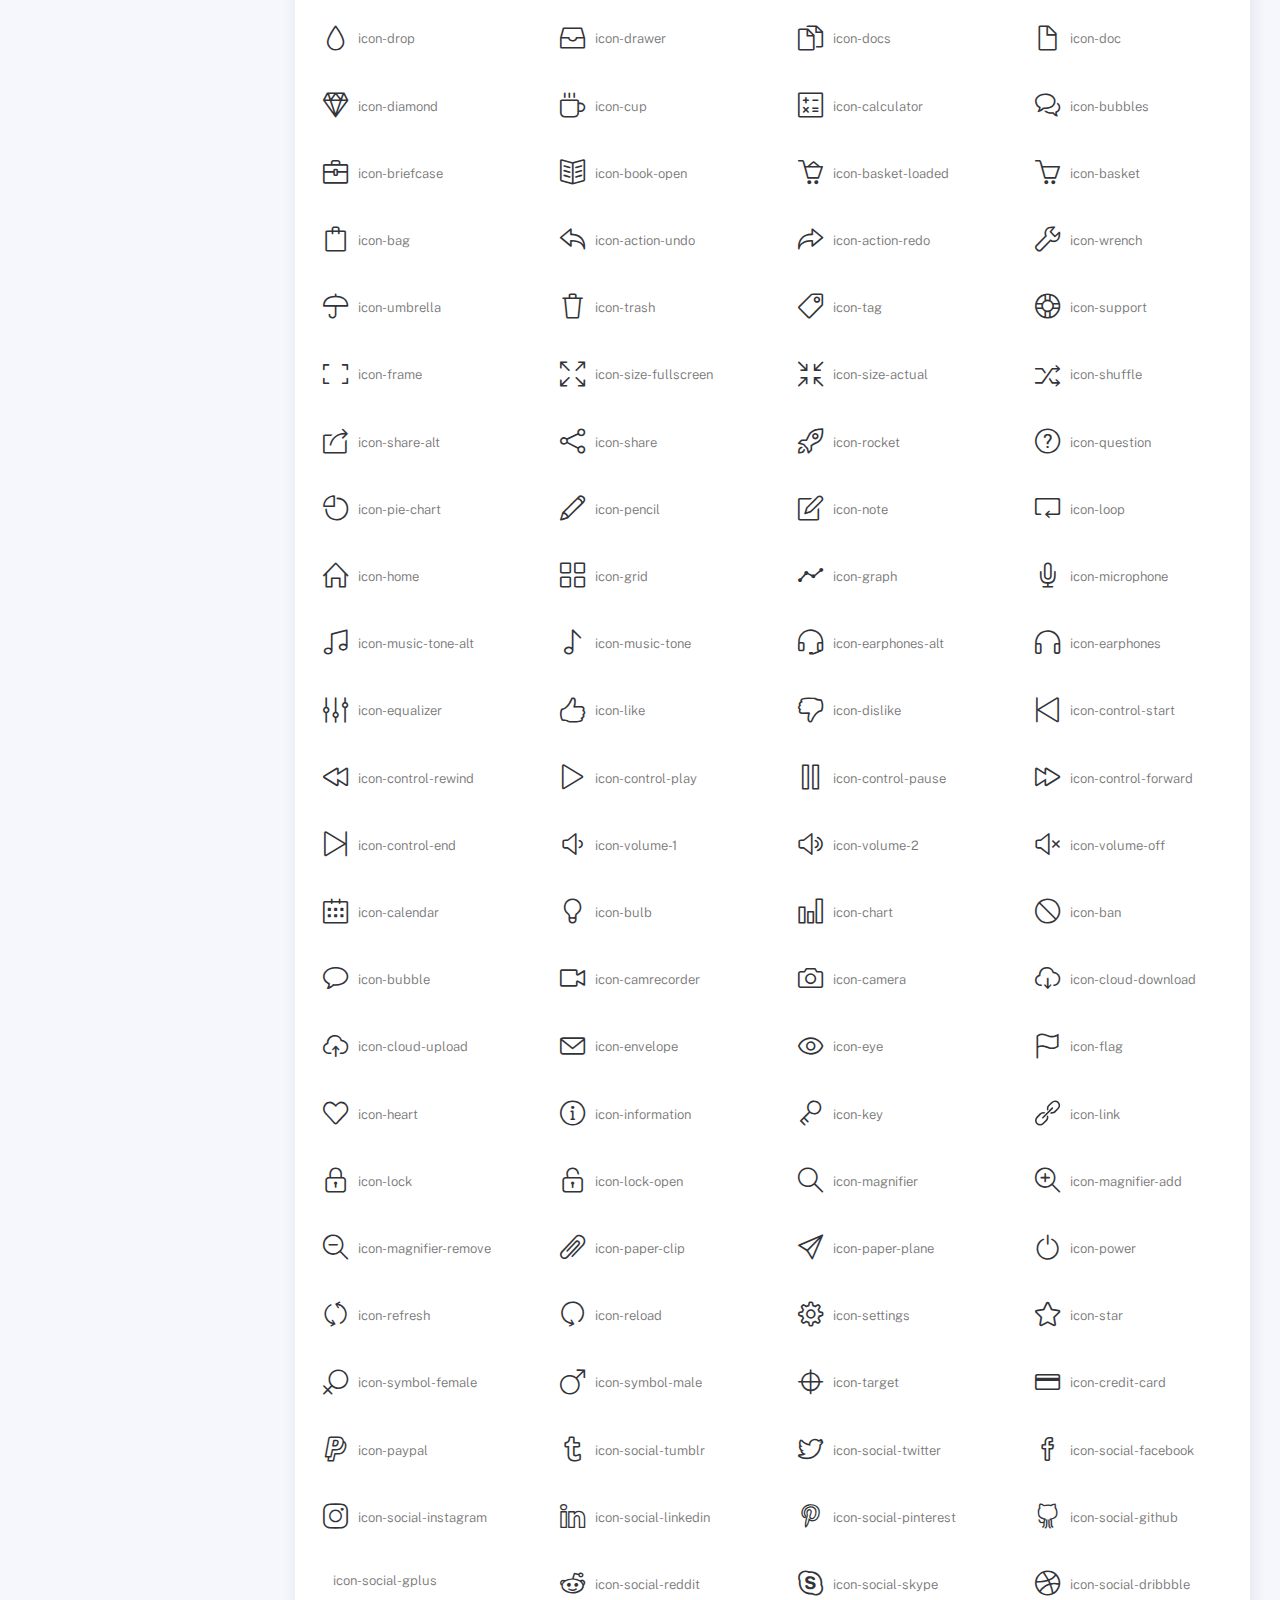
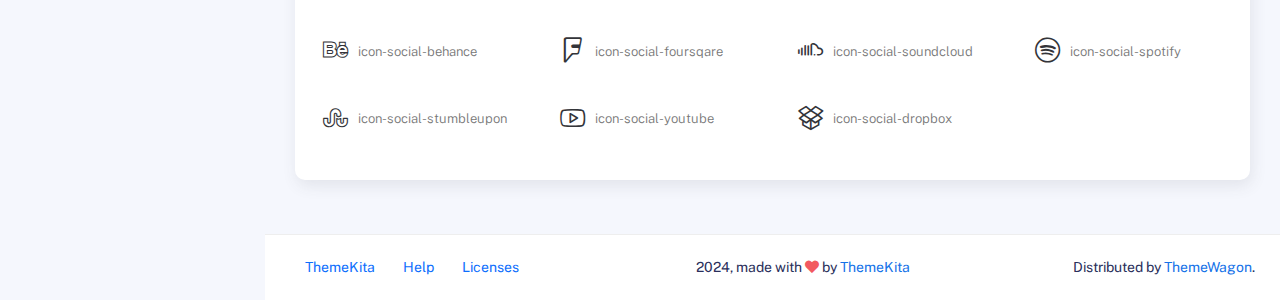
<file: adminpanel/components/simple-line-icons.html>
<!DOCTYPE html>
<html lang="en">
  <head>
    <meta http-equiv="X-UA-Compatible" content="IE=edge" />
    <title>Simple Line Icons - Kaiadmin Bootstrap 5 Admin Dashboard</title>
    <meta
      content="width=device-width, initial-scale=1.0, shrink-to-fit=no"
      name="viewport"
    />
    <link
      rel="icon"
      href="../assets/img/kaiadmin/favicon.ico"
      type="image/x-icon"
    />

    <!-- Fonts and icons -->
    <script src="../assets/js/plugin/webfont/webfont.min.js"></script>
    <script>
      WebFont.load({
        google: { families: ["Public Sans:300,400,500,600,700"] },
        custom: {
          families: [
            "Font Awesome 5 Solid",
            "Font Awesome 5 Regular",
            "Font Awesome 5 Brands",
            "simple-line-icons",
          ],
          urls: ["../assets/css/fonts.min.css"],
        },
        active: function () {
          sessionStorage.fonts = true;
        },
      });
    </script>

    <!-- CSS Files -->
    <link rel="stylesheet" href="../assets/css/bootstrap.min.css" />
    <link rel="stylesheet" href="../assets/css/plugins.min.css" />
    <link rel="stylesheet" href="../assets/css/kaiadmin.min.css" />

    <!-- CSS Just for demo purpose, don't include it in your project -->
    <link rel="stylesheet" href="../assets/css/demo.css" />
  </head>
  <body>
    <div class="wrapper">
      <!-- Sidebar -->
      <div class="sidebar" data-background-color="dark">
        <div class="sidebar-logo">
          <!-- Logo Header -->
          <div class="logo-header" data-background-color="dark">
            <a href="../index.html" class="logo">
              <img
                src="../assets/img/kaiadmin/logo_light.svg"
                alt="navbar brand"
                class="navbar-brand"
                height="20"
              />
            </a>
            <div class="nav-toggle">
              <button class="btn btn-toggle toggle-sidebar">
                <i class="gg-menu-right"></i>
              </button>
              <button class="btn btn-toggle sidenav-toggler">
                <i class="gg-menu-left"></i>
              </button>
            </div>
            <button class="topbar-toggler more">
              <i class="gg-more-vertical-alt"></i>
            </button>
          </div>
          <!-- End Logo Header -->
        </div>
        <div class="sidebar-wrapper scrollbar scrollbar-inner">
          <div class="sidebar-content">
            <ul class="nav nav-secondary">
              <li class="nav-item">
                <a
                  data-bs-toggle="collapse"
                  href="#dashboard"
                  class="collapsed"
                  aria-expanded="false"
                >
                  <i class="fas fa-home"></i>
                  <p>Dashboard</p>
                  <span class="caret"></span>
                </a>
                <div class="collapse" id="dashboard">
                  <ul class="nav nav-collapse">
                    <li>
                      <a href="../../demo1/index.html">
                        <span class="sub-item">Dashboard 1</span>
                      </a>
                    </li>
                  </ul>
                </div>
              </li>
              <li class="nav-section">
                <span class="sidebar-mini-icon">
                  <i class="fa fa-ellipsis-h"></i>
                </span>
                <h4 class="text-section">Components</h4>
              </li>
              <li class="nav-item active submenu">
                <a data-bs-toggle="collapse" href="#base">
                  <i class="fas fa-layer-group"></i>
                  <p>Base</p>
                  <span class="caret"></span>
                </a>
                <div class="collapse show" id="base">
                  <ul class="nav nav-collapse">
                    <li>
                      <a href="../components/avatars.html">
                        <span class="sub-item">Avatars</span>
                      </a>
                    </li>
                    <li>
                      <a href="../components/buttons.html">
                        <span class="sub-item">Buttons</span>
                      </a>
                    </li>
                    <li>
                      <a href="../components/gridsystem.html">
                        <span class="sub-item">Grid System</span>
                      </a>
                    </li>
                    <li>
                      <a href="../components/panels.html">
                        <span class="sub-item">Panels</span>
                      </a>
                    </li>
                    <li>
                      <a href="../components/notifications.html">
                        <span class="sub-item">Notifications</span>
                      </a>
                    </li>
                    <li>
                      <a href="../components/sweetalert.html">
                        <span class="sub-item">Sweet Alert</span>
                      </a>
                    </li>
                    <li>
                      <a href="../components/font-awesome-icons.html">
                        <span class="sub-item">Font Awesome Icons</span>
                      </a>
                    </li>
                    <li class="active">
                      <a href="../components/simple-line-icons.html">
                        <span class="sub-item">Simple Line Icons</span>
                      </a>
                    </li>
                    <li>
                      <a href="../components/typography.html">
                        <span class="sub-item">Typography</span>
                      </a>
                    </li>
                  </ul>
                </div>
              </li>
              <li class="nav-item">
                <a data-bs-toggle="collapse" href="#sidebarLayouts">
                  <i class="fas fa-th-list"></i>
                  <p>Sidebar Layouts</p>
                  <span class="caret"></span>
                </a>
                <div class="collapse" id="sidebarLayouts">
                  <ul class="nav nav-collapse">
                    <li>
                      <a href="../sidebar-style-2.html">
                        <span class="sub-item">Sidebar Style 2</span>
                      </a>
                    </li>
                    <li>
                      <a href="../icon-menu.html">
                        <span class="sub-item">Icon Menu</span>
                      </a>
                    </li>
                  </ul>
                </div>
              </li>
              <li class="nav-item">
                <a data-bs-toggle="collapse" href="#forms">
                  <i class="fas fa-pen-square"></i>
                  <p>Forms</p>
                  <span class="caret"></span>
                </a>
                <div class="collapse" id="forms">
                  <ul class="nav nav-collapse">
                    <li>
                      <a href="../forms/forms.html">
                        <span class="sub-item">Basic Form</span>
                      </a>
                    </li>
                  </ul>
                </div>
              </li>
              <li class="nav-item">
                <a data-bs-toggle="collapse" href="#tables">
                  <i class="fas fa-table"></i>
                  <p>Tables</p>
                  <span class="caret"></span>
                </a>
                <div class="collapse" id="tables">
                  <ul class="nav nav-collapse">
                    <li>
                      <a href="../tables/tables.html">
                        <span class="sub-item">Basic Table</span>
                      </a>
                    </li>
                    <li>
                      <a href="../tables/datatables.html">
                        <span class="sub-item">Datatables</span>
                      </a>
                    </li>
                  </ul>
                </div>
              </li>
              <li class="nav-item">
                <a data-bs-toggle="collapse" href="#maps">
                  <i class="fas fa-map-marker-alt"></i>
                  <p>Maps</p>
                  <span class="caret"></span>
                </a>
                <div class="collapse" id="maps">
                  <ul class="nav nav-collapse">
                    <li>
                      <a href="../maps/googlemaps.html">
                        <span class="sub-item">Google Maps</span>
                      </a>
                    </li>
                    <li>
                      <a href="../maps/jsvectormap.html">
                        <span class="sub-item">Jsvectormap</span>
                      </a>
                    </li>
                  </ul>
                </div>
              </li>
              <li class="nav-item">
                <a data-bs-toggle="collapse" href="#charts">
                  <i class="far fa-chart-bar"></i>
                  <p>Charts</p>
                  <span class="caret"></span>
                </a>
                <div class="collapse" id="charts">
                  <ul class="nav nav-collapse">
                    <li>
                      <a href="../charts/charts.html">
                        <span class="sub-item">Chart Js</span>
                      </a>
                    </li>
                    <li>
                      <a href="../charts/sparkline.html">
                        <span class="sub-item">Sparkline</span>
                      </a>
                    </li>
                  </ul>
                </div>
              </li>
              <li class="nav-item">
                <a href="../widgets.html">
                  <i class="fas fa-desktop"></i>
                  <p>Widgets</p>
                  <span class="badge badge-success">4</span>
                </a>
              </li>
              <li class="nav-item">
                <a href="../../../documentation/index.html">
                  <i class="fas fa-file"></i>
                  <p>Documentation</p>
                  <span class="badge badge-secondary">1</span>
                </a>
              </li>
              <li class="nav-item">
                <a data-bs-toggle="collapse" href="#submenu">
                  <i class="fas fa-bars"></i>
                  <p>Menu Levels</p>
                  <span class="caret"></span>
                </a>
                <div class="collapse" id="submenu">
                  <ul class="nav nav-collapse">
                    <li>
                      <a data-bs-toggle="collapse" href="#subnav1">
                        <span class="sub-item">Level 1</span>
                        <span class="caret"></span>
                      </a>
                      <div class="collapse" id="subnav1">
                        <ul class="nav nav-collapse subnav">
                          <li>
                            <a href="#">
                              <span class="sub-item">Level 2</span>
                            </a>
                          </li>
                          <li>
                            <a href="#">
                              <span class="sub-item">Level 2</span>
                            </a>
                          </li>
                        </ul>
                      </div>
                    </li>
                    <li>
                      <a data-bs-toggle="collapse" href="#subnav2">
                        <span class="sub-item">Level 1</span>
                        <span class="caret"></span>
                      </a>
                      <div class="collapse" id="subnav2">
                        <ul class="nav nav-collapse subnav">
                          <li>
                            <a href="#">
                              <span class="sub-item">Level 2</span>
                            </a>
                          </li>
                        </ul>
                      </div>
                    </li>
                    <li>
                      <a href="#">
                        <span class="sub-item">Level 1</span>
                      </a>
                    </li>
                  </ul>
                </div>
              </li>
            </ul>
          </div>
        </div>
      </div>
      <!-- End Sidebar -->

      <div class="main-panel">
        <div class="main-header">
          <div class="main-header-logo">
            <!-- Logo Header -->
            <div class="logo-header" data-background-color="dark">
              <a href="../index.html" class="logo">
                <img
                  src="../assets/img/kaiadmin/logo_light.svg"
                  alt="navbar brand"
                  class="navbar-brand"
                  height="20"
                />
              </a>
              <div class="nav-toggle">
                <button class="btn btn-toggle toggle-sidebar">
                  <i class="gg-menu-right"></i>
                </button>
                <button class="btn btn-toggle sidenav-toggler">
                  <i class="gg-menu-left"></i>
                </button>
              </div>
              <button class="topbar-toggler more">
                <i class="gg-more-vertical-alt"></i>
              </button>
            </div>
            <!-- End Logo Header -->
          </div>
          <!-- Navbar Header -->
          <nav
            class="navbar navbar-header navbar-header-transparent navbar-expand-lg border-bottom"
          >
            <div class="container-fluid">
              <nav
                class="navbar navbar-header-left navbar-expand-lg navbar-form nav-search p-0 d-none d-lg-flex"
              >
                <div class="input-group">
                  <div class="input-group-prepend">
                    <button type="submit" class="btn btn-search pe-1">
                      <i class="fa fa-search search-icon"></i>
                    </button>
                  </div>
                  <input
                    type="text"
                    placeholder="Search ..."
                    class="form-control"
                  />
                </div>
              </nav>

              <ul class="navbar-nav topbar-nav ms-md-auto align-items-center">
                <li
                  class="nav-item topbar-icon dropdown hidden-caret d-flex d-lg-none"
                >
                  <a
                    class="nav-link dropdown-toggle"
                    data-bs-toggle="dropdown"
                    href="#"
                    role="button"
                    aria-expanded="false"
                    aria-haspopup="true"
                  >
                    <i class="fa fa-search"></i>
                  </a>
                  <ul class="dropdown-menu dropdown-search animated fadeIn">
                    <form class="navbar-left navbar-form nav-search">
                      <div class="input-group">
                        <input
                          type="text"
                          placeholder="Search ..."
                          class="form-control"
                        />
                      </div>
                    </form>
                  </ul>
                </li>
                <li class="nav-item topbar-icon dropdown hidden-caret">
                  <a
                    class="nav-link dropdown-toggle"
                    href="#"
                    id="messageDropdown"
                    role="button"
                    data-bs-toggle="dropdown"
                    aria-haspopup="true"
                    aria-expanded="false"
                  >
                    <i class="fa fa-envelope"></i>
                  </a>
                  <ul
                    class="dropdown-menu messages-notif-box animated fadeIn"
                    aria-labelledby="messageDropdown"
                  >
                    <li>
                      <div
                        class="dropdown-title d-flex justify-content-between align-items-center"
                      >
                        Messages
                        <a href="#" class="small">Mark all as read</a>
                      </div>
                    </li>
                    <li>
                      <div class="message-notif-scroll scrollbar-outer">
                        <div class="notif-center">
                          <a href="#">
                            <div class="notif-img">
                              <img
                                src="../assets/img/jm_denis.jpg"
                                alt="Img Profile"
                              />
                            </div>
                            <div class="notif-content">
                              <span class="subject">Jimmy Denis</span>
                              <span class="block"> How are you ? </span>
                              <span class="time">5 minutes ago</span>
                            </div>
                          </a>
                          <a href="#">
                            <div class="notif-img">
                              <img
                                src="../assets/img/chadengle.jpg"
                                alt="Img Profile"
                              />
                            </div>
                            <div class="notif-content">
                              <span class="subject">Chad</span>
                              <span class="block"> Ok, Thanks ! </span>
                              <span class="time">12 minutes ago</span>
                            </div>
                          </a>
                          <a href="#">
                            <div class="notif-img">
                              <img
                                src="../assets/img/mlane.jpg"
                                alt="Img Profile"
                              />
                            </div>
                            <div class="notif-content">
                              <span class="subject">Jhon Doe</span>
                              <span class="block">
                                Ready for the meeting today...
                              </span>
                              <span class="time">12 minutes ago</span>
                            </div>
                          </a>
                          <a href="#">
                            <div class="notif-img">
                              <img
                                src="../assets/img/talha.jpg"
                                alt="Img Profile"
                              />
                            </div>
                            <div class="notif-content">
                              <span class="subject">Talha</span>
                              <span class="block"> Hi, Apa Kabar ? </span>
                              <span class="time">17 minutes ago</span>
                            </div>
                          </a>
                        </div>
                      </div>
                    </li>
                    <li>
                      <a class="see-all" href="javascript:void(0);"
                        >See all messages<i class="fa fa-angle-right"></i>
                      </a>
                    </li>
                  </ul>
                </li>
                <li class="nav-item topbar-icon dropdown hidden-caret">
                  <a
                    class="nav-link dropdown-toggle"
                    href="#"
                    id="notifDropdown"
                    role="button"
                    data-bs-toggle="dropdown"
                    aria-haspopup="true"
                    aria-expanded="false"
                  >
                    <i class="fa fa-bell"></i>
                    <span class="notification">4</span>
                  </a>
                  <ul
                    class="dropdown-menu notif-box animated fadeIn"
                    aria-labelledby="notifDropdown"
                  >
                    <li>
                      <div class="dropdown-title">
                        You have 4 new notification
                      </div>
                    </li>
                    <li>
                      <div class="notif-scroll scrollbar-outer">
                        <div class="notif-center">
                          <a href="#">
                            <div class="notif-icon notif-primary">
                              <i class="fa fa-user-plus"></i>
                            </div>
                            <div class="notif-content">
                              <span class="block"> New user registered </span>
                              <span class="time">5 minutes ago</span>
                            </div>
                          </a>
                          <a href="#">
                            <div class="notif-icon notif-success">
                              <i class="fa fa-comment"></i>
                            </div>
                            <div class="notif-content">
                              <span class="block">
                                Rahmad commented on Admin
                              </span>
                              <span class="time">12 minutes ago</span>
                            </div>
                          </a>
                          <a href="#">
                            <div class="notif-img">
                              <img
                                src="../assets/img/profile2.jpg"
                                alt="Img Profile"
                              />
                            </div>
                            <div class="notif-content">
                              <span class="block">
                                Reza send messages to you
                              </span>
                              <span class="time">12 minutes ago</span>
                            </div>
                          </a>
                          <a href="#">
                            <div class="notif-icon notif-danger">
                              <i class="fa fa-heart"></i>
                            </div>
                            <div class="notif-content">
                              <span class="block"> Farrah liked Admin </span>
                              <span class="time">17 minutes ago</span>
                            </div>
                          </a>
                        </div>
                      </div>
                    </li>
                    <li>
                      <a class="see-all" href="javascript:void(0);"
                        >See all notifications<i class="fa fa-angle-right"></i>
                      </a>
                    </li>
                  </ul>
                </li>
                <li class="nav-item topbar-icon dropdown hidden-caret">
                  <a
                    class="nav-link"
                    data-bs-toggle="dropdown"
                    href="#"
                    aria-expanded="false"
                  >
                    <i class="fas fa-layer-group"></i>
                  </a>
                  <div class="dropdown-menu quick-actions animated fadeIn">
                    <div class="quick-actions-header">
                      <span class="title mb-1">Quick Actions</span>
                      <span class="subtitle op-7">Shortcuts</span>
                    </div>
                    <div class="quick-actions-scroll scrollbar-outer">
                      <div class="quick-actions-items">
                        <div class="row m-0">
                          <a class="col-6 col-md-4 p-0" href="#">
                            <div class="quick-actions-item">
                              <div class="avatar-item bg-danger rounded-circle">
                                <i class="far fa-calendar-alt"></i>
                              </div>
                              <span class="text">Calendar</span>
                            </div>
                          </a>
                          <a class="col-6 col-md-4 p-0" href="#">
                            <div class="quick-actions-item">
                              <div
                                class="avatar-item bg-warning rounded-circle"
                              >
                                <i class="fas fa-map"></i>
                              </div>
                              <span class="text">Maps</span>
                            </div>
                          </a>
                          <a class="col-6 col-md-4 p-0" href="#">
                            <div class="quick-actions-item">
                              <div class="avatar-item bg-info rounded-circle">
                                <i class="fas fa-file-excel"></i>
                              </div>
                              <span class="text">Reports</span>
                            </div>
                          </a>
                          <a class="col-6 col-md-4 p-0" href="#">
                            <div class="quick-actions-item">
                              <div
                                class="avatar-item bg-success rounded-circle"
                              >
                                <i class="fas fa-envelope"></i>
                              </div>
                              <span class="text">Emails</span>
                            </div>
                          </a>
                          <a class="col-6 col-md-4 p-0" href="#">
                            <div class="quick-actions-item">
                              <div
                                class="avatar-item bg-primary rounded-circle"
                              >
                                <i class="fas fa-file-invoice-dollar"></i>
                              </div>
                              <span class="text">Invoice</span>
                            </div>
                          </a>
                          <a class="col-6 col-md-4 p-0" href="#">
                            <div class="quick-actions-item">
                              <div
                                class="avatar-item bg-secondary rounded-circle"
                              >
                                <i class="fas fa-credit-card"></i>
                              </div>
                              <span class="text">Payments</span>
                            </div>
                          </a>
                        </div>
                      </div>
                    </div>
                  </div>
                </li>

                <li class="nav-item topbar-user dropdown hidden-caret">
                  <a
                    class="dropdown-toggle profile-pic"
                    data-bs-toggle="dropdown"
                    href="#"
                    aria-expanded="false"
                  >
                    <div class="avatar-sm">
                      <img
                        src="../assets/img/profile.jpg"
                        alt="..."
                        class="avatar-img rounded-circle"
                      />
                    </div>
                    <span class="profile-username">
                      <span class="op-7">Hi,</span>
                      <span class="fw-bold">Hizrian</span>
                    </span>
                  </a>
                  <ul class="dropdown-menu dropdown-user animated fadeIn">
                    <div class="dropdown-user-scroll scrollbar-outer">
                      <li>
                        <div class="user-box">
                          <div class="avatar-lg">
                            <img
                              src="../assets/img/profile.jpg"
                              alt="image profile"
                              class="avatar-img rounded"
                            />
                          </div>
                          <div class="u-text">
                            <h4>Hizrian</h4>
                            <p class="text-muted">hello@example.com</p>
                            <a
                              href="profile.html"
                              class="btn btn-xs btn-secondary btn-sm"
                              >View Profile</a
                            >
                          </div>
                        </div>
                      </li>
                      <li>
                        <div class="dropdown-divider"></div>
                        <a class="dropdown-item" href="#">My Profile</a>
                        <a class="dropdown-item" href="#">My Balance</a>
                        <a class="dropdown-item" href="#">Inbox</a>
                        <div class="dropdown-divider"></div>
                        <a class="dropdown-item" href="#">Account Setting</a>
                        <div class="dropdown-divider"></div>
                        <a class="dropdown-item" href="#">Logout</a>
                      </li>
                    </div>
                  </ul>
                </li>
              </ul>
            </div>
          </nav>
          <!-- End Navbar -->
        </div>

        <div class="container">
          <div class="page-inner">
            <div class="page-header">
              <h3 class="fw-bold mb-3">Icons</h3>
              <ul class="breadcrumbs mb-3">
                <li class="nav-home">
                  <a href="#">
                    <i class="icon-home"></i>
                  </a>
                </li>
                <li class="separator">
                  <i class="icon-arrow-right"></i>
                </li>
                <li class="nav-item">
                  <a href="#">Base</a>
                </li>
                <li class="separator">
                  <i class="icon-arrow-right"></i>
                </li>
                <li class="nav-item">
                  <a href="#">Line Awesome</a>
                </li>
              </ul>
            </div>
            <div class="row">
              <div class="col-md-12">
                <div class="card">
                  <div class="card-header">
                    <div class="card-title">Simple Line Icons</div>
                    <div class="card-category">
                      Simple and Minimal Line Icons from
                      <a
                        class="link"
                        href="https://github.com/thesabbir/simple-line-icons"
                        >Simple Line Icons</a
                      >
                    </div>
                  </div>
                  <div class="card-body">
                    <div id="row-demo-icon" class="row"></div>
                  </div>
                </div>
              </div>
            </div>
          </div>
        </div>

        <footer class="footer">
          <div class="container-fluid d-flex justify-content-between">
            <nav class="pull-left">
              <ul class="nav">
                <li class="nav-item">
                  <a class="nav-link" href="http://www.themekita.com">
                    ThemeKita
                  </a>
                </li>
                <li class="nav-item">
                  <a class="nav-link" href="#"> Help </a>
                </li>
                <li class="nav-item">
                  <a class="nav-link" href="#"> Licenses </a>
                </li>
              </ul>
            </nav>
            <div class="copyright">
              2024, made with <i class="fa fa-heart heart text-danger"></i> by
              <a href="http://www.themekita.com">ThemeKita</a>
            </div>
            <div>
              Distributed by
              <a target="_blank" href="https://themewagon.com/">ThemeWagon</a>.
            </div>
          </div>
        </footer>
      </div>

      <!-- Custom template | don't include it in your project! -->
      <div class="custom-template">
        <div class="title">Settings</div>
        <div class="custom-content">
          <div class="switcher">
            <div class="switch-block">
              <h4>Logo Header</h4>
              <div class="btnSwitch">
                <button
                  type="button"
                  class="selected changeLogoHeaderColor"
                  data-color="dark"
                ></button>
                <button
                  type="button"
                  class="selected changeLogoHeaderColor"
                  data-color="blue"
                ></button>
                <button
                  type="button"
                  class="changeLogoHeaderColor"
                  data-color="purple"
                ></button>
                <button
                  type="button"
                  class="changeLogoHeaderColor"
                  data-color="light-blue"
                ></button>
                <button
                  type="button"
                  class="changeLogoHeaderColor"
                  data-color="green"
                ></button>
                <button
                  type="button"
                  class="changeLogoHeaderColor"
                  data-color="orange"
                ></button>
                <button
                  type="button"
                  class="changeLogoHeaderColor"
                  data-color="red"
                ></button>
                <button
                  type="button"
                  class="changeLogoHeaderColor"
                  data-color="white"
                ></button>
                <br />
                <button
                  type="button"
                  class="changeLogoHeaderColor"
                  data-color="dark2"
                ></button>
                <button
                  type="button"
                  class="changeLogoHeaderColor"
                  data-color="blue2"
                ></button>
                <button
                  type="button"
                  class="changeLogoHeaderColor"
                  data-color="purple2"
                ></button>
                <button
                  type="button"
                  class="changeLogoHeaderColor"
                  data-color="light-blue2"
                ></button>
                <button
                  type="button"
                  class="changeLogoHeaderColor"
                  data-color="green2"
                ></button>
                <button
                  type="button"
                  class="changeLogoHeaderColor"
                  data-color="orange2"
                ></button>
                <button
                  type="button"
                  class="changeLogoHeaderColor"
                  data-color="red2"
                ></button>
              </div>
            </div>
            <div class="switch-block">
              <h4>Navbar Header</h4>
              <div class="btnSwitch">
                <button
                  type="button"
                  class="changeTopBarColor"
                  data-color="dark"
                ></button>
                <button
                  type="button"
                  class="changeTopBarColor"
                  data-color="blue"
                ></button>
                <button
                  type="button"
                  class="changeTopBarColor"
                  data-color="purple"
                ></button>
                <button
                  type="button"
                  class="changeTopBarColor"
                  data-color="light-blue"
                ></button>
                <button
                  type="button"
                  class="changeTopBarColor"
                  data-color="green"
                ></button>
                <button
                  type="button"
                  class="changeTopBarColor"
                  data-color="orange"
                ></button>
                <button
                  type="button"
                  class="changeTopBarColor"
                  data-color="red"
                ></button>
                <button
                  type="button"
                  class="changeTopBarColor"
                  data-color="white"
                ></button>
                <br />
                <button
                  type="button"
                  class="changeTopBarColor"
                  data-color="dark2"
                ></button>
                <button
                  type="button"
                  class="selected changeTopBarColor"
                  data-color="blue2"
                ></button>
                <button
                  type="button"
                  class="changeTopBarColor"
                  data-color="purple2"
                ></button>
                <button
                  type="button"
                  class="changeTopBarColor"
                  data-color="light-blue2"
                ></button>
                <button
                  type="button"
                  class="changeTopBarColor"
                  data-color="green2"
                ></button>
                <button
                  type="button"
                  class="changeTopBarColor"
                  data-color="orange2"
                ></button>
                <button
                  type="button"
                  class="changeTopBarColor"
                  data-color="red2"
                ></button>
              </div>
            </div>
            <div class="switch-block">
              <h4>Sidebar</h4>
              <div class="btnSwitch">
                <button
                  type="button"
                  class="selected changeSideBarColor"
                  data-color="white"
                ></button>
                <button
                  type="button"
                  class="changeSideBarColor"
                  data-color="dark"
                ></button>
                <button
                  type="button"
                  class="changeSideBarColor"
                  data-color="dark2"
                ></button>
              </div>
            </div>
          </div>
        </div>
        <div class="custom-toggle">
          <i class="icon-settings"></i>
        </div>
      </div>
      <!-- End Custom template -->
    </div>
    <!--   Core JS Files   -->
    <script src="../assets/js/core/jquery-3.7.1.min.js"></script>
    <script src="../assets/js/core/popper.min.js"></script>
    <script src="../assets/js/core/bootstrap.min.js"></script>

    <!-- jQuery Scrollbar -->
    <script src="../assets/js/plugin/jquery-scrollbar/jquery.scrollbar.min.js"></script>
    <!-- Kaiadmin JS -->
    <script src="../assets/js/kaiadmin.min.js"></script>
    <!-- Kaiadmin DEMO methods, don't include it in your project! -->
    <script src="../assets/js/setting-demo2.js"></script>
    <script>
      var iconClass = [
        "icon-user",
        "icon-people",
        "icon-user-female",
        "icon-user-follow",
        "icon-user-following",
        "icon-user-unfollow",
        "icon-login",
        "icon-logout",
        "icon-emotsmile",
        "icon-phone",
        "icon-call-end",
        "icon-call-in",
        "icon-call-out",
        "icon-map",
        "icon-location-pin",
        "icon-direction",
        "icon-directions",
        "icon-compass",
        "icon-layers",
        "icon-menu",
        "icon-list",
        "icon-options-vertical",
        "icon-options",
        "icon-arrow-down",
        "icon-arrow-left",
        "icon-arrow-right",
        "icon-arrow-up",
        "icon-arrow-up-circle",
        "icon-arrow-left-circle",
        "icon-arrow-right-circle",
        "icon-arrow-down-circle",
        "icon-check",
        "icon-clock",
        "icon-plus",
        "icon-close",
        "icon-trophy",
        "icon-screen-smartphone",
        "icon-screen-desktop",
        "icon-plane",
        "icon-notebook",
        "icon-mustache",
        "icon-mouse",
        "icon-magnet",
        "icon-energy",
        "icon-disc",
        "icon-cursor",
        "icon-cursor-move",
        "icon-crop",
        "icon-chemistry",
        "icon-speedometer",
        "icon-shield",
        "icon-screen-tablet",
        "icon-magic-wand",
        "icon-hourglass",
        "icon-graduation",
        "icon-ghost",
        "icon-game-controller",
        "icon-fire",
        "icon-eyeglass",
        "icon-envelope-open",
        "icon-envelope-letter",
        "icon-bell",
        "icon-badge",
        "icon-anchor",
        "icon-wallet",
        "icon-vector",
        "icon-speech",
        "icon-puzzle",
        "icon-printer",
        "icon-present",
        "icon-playlist",
        "icon-pin",
        "icon-picture",
        "icon-handbag",
        "icon-globe-alt",
        "icon-globe",
        "icon-folder-alt",
        "icon-folder",
        "icon-film",
        "icon-feed",
        "icon-drop",
        "icon-drawer",
        "icon-docs",
        "icon-doc",
        "icon-diamond",
        "icon-cup",
        "icon-calculator",
        "icon-bubbles",
        "icon-briefcase",
        "icon-book-open",
        "icon-basket-loaded",
        "icon-basket",
        "icon-bag",
        "icon-action-undo",
        "icon-action-redo",
        "icon-wrench",
        "icon-umbrella",
        "icon-trash",
        "icon-tag",
        "icon-support",
        "icon-frame",
        "icon-size-fullscreen",
        "icon-size-actual",
        "icon-shuffle",
        "icon-share-alt",
        "icon-share",
        "icon-rocket",
        "icon-question",
        "icon-pie-chart",
        "icon-pencil",
        "icon-note",
        "icon-loop",
        "icon-home",
        "icon-grid",
        "icon-graph",
        "icon-microphone",
        "icon-music-tone-alt",
        "icon-music-tone",
        "icon-earphones-alt",
        "icon-earphones",
        "icon-equalizer",
        "icon-like",
        "icon-dislike",
        "icon-control-start",
        "icon-control-rewind",
        "icon-control-play",
        "icon-control-pause",
        "icon-control-forward",
        "icon-control-end",
        "icon-volume-1",
        "icon-volume-2",
        "icon-volume-off",
        "icon-calendar",
        "icon-bulb",
        "icon-chart",
        "icon-ban",
        "icon-bubble",
        "icon-camrecorder",
        "icon-camera",
        "icon-cloud-download",
        "icon-cloud-upload",
        "icon-envelope",
        "icon-eye",
        "icon-flag",
        "icon-heart",
        "icon-information",
        "icon-key",
        "icon-link",
        "icon-lock",
        "icon-lock-open",
        "icon-magnifier",
        "icon-magnifier-add",
        "icon-magnifier-remove",
        "icon-paper-clip",
        "icon-paper-plane",
        "icon-power",
        "icon-refresh",
        "icon-reload",
        "icon-settings",
        "icon-star",
        "icon-symbol-female",
        "icon-symbol-male",
        "icon-target",
        "icon-credit-card",
        "icon-paypal",
        "icon-social-tumblr",
        "icon-social-twitter",
        "icon-social-facebook",
        "icon-social-instagram",
        "icon-social-linkedin",
        "icon-social-pinterest",
        "icon-social-github",
        "icon-social-gplus",
        "icon-social-reddit",
        "icon-social-skype",
        "icon-social-dribbble",
        "icon-social-behance",
        "icon-social-foursqare",
        "icon-social-soundcloud",
        "icon-social-spotify",
        "icon-social-stumbleupon",
        "icon-social-youtube",
        "icon-social-dropbox",
      ];
      var rowDemoIcon = "#row-demo-icon";
      for (i = 0; i < iconClass.length; i++) {
        $(rowDemoIcon).append(
          '<div class="col-md-3"> <div class="demo-icon"> <div class="icon-preview"><i class="' +
            iconClass[i] +
            '"></i></div> <div class="icon-class">' +
            iconClass[i] +
            "</div> </div> </div>"
        );
      }
    </script>
  </body>
</html>
</file>
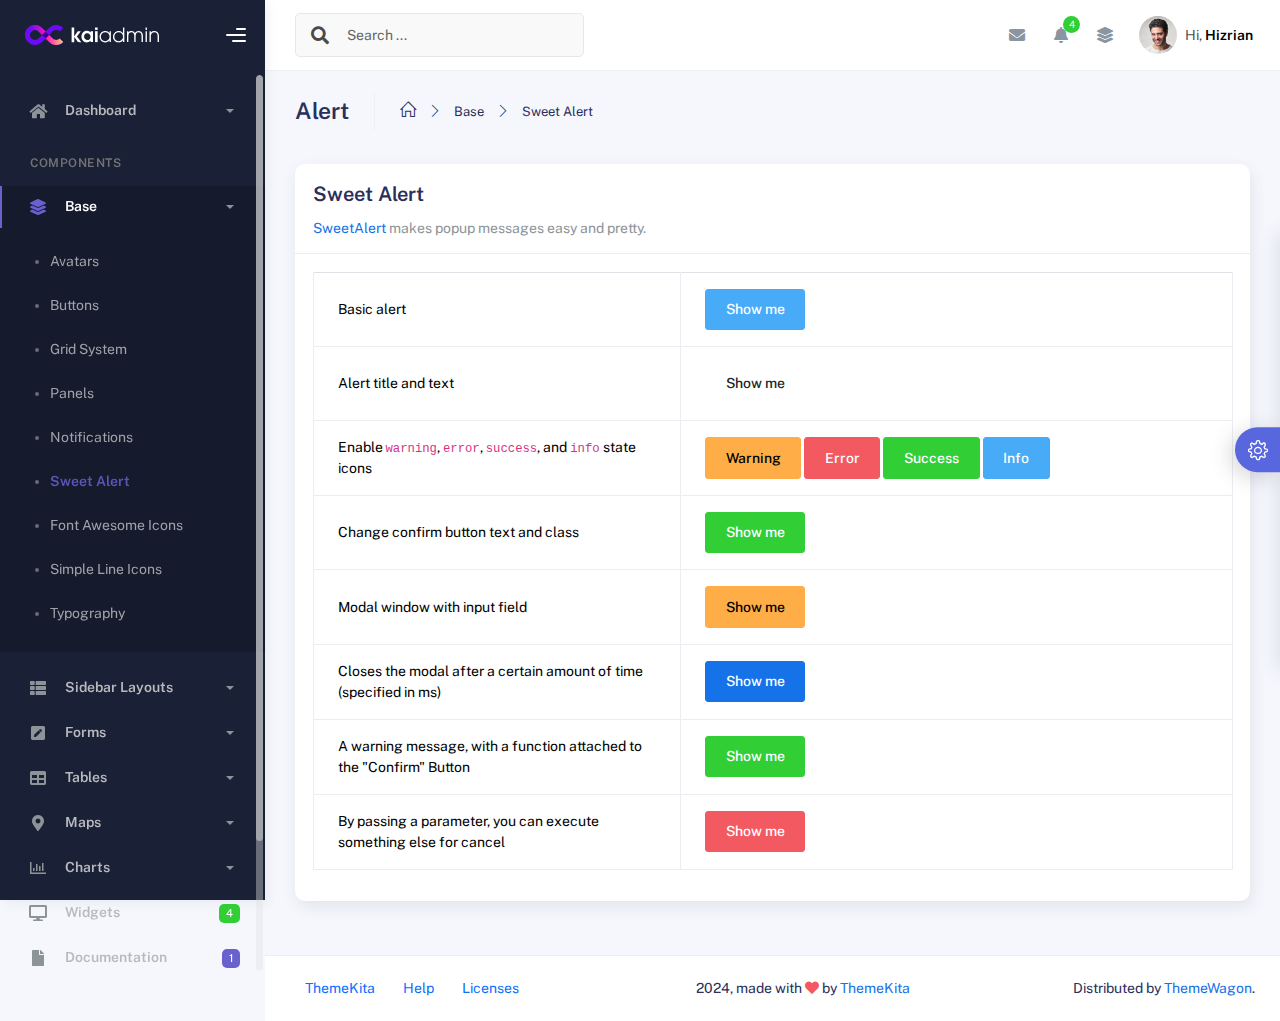
<file: adminpanel/components/sweetalert.html>
<!DOCTYPE html>
<html lang="en">
  <head>
    <meta http-equiv="X-UA-Compatible" content="IE=edge" />
    <title>Sweet Alert - Kaiadmin Bootstrap 5 Admin Dashboard</title>
    <meta
      content="width=device-width, initial-scale=1.0, shrink-to-fit=no"
      name="viewport"
    />
    <link
      rel="icon"
      href="../assets/img/kaiadmin/favicon.ico"
      type="image/x-icon"
    />

    <!-- Fonts and icons -->
    <script src="../assets/js/plugin/webfont/webfont.min.js"></script>
    <script>
      WebFont.load({
        google: { families: ["Public Sans:300,400,500,600,700"] },
        custom: {
          families: [
            "Font Awesome 5 Solid",
            "Font Awesome 5 Regular",
            "Font Awesome 5 Brands",
            "simple-line-icons",
          ],
          urls: ["../assets/css/fonts.min.css"],
        },
        active: function () {
          sessionStorage.fonts = true;
        },
      });
    </script>

    <!-- CSS Files -->
    <link rel="stylesheet" href="../assets/css/bootstrap.min.css" />
    <link rel="stylesheet" href="../assets/css/plugins.min.css" />
    <link rel="stylesheet" href="../assets/css/kaiadmin.min.css" />

    <!-- CSS Just for demo purpose, don't include it in your project -->
    <link rel="stylesheet" href="../assets/css/demo.css" />
  </head>
  <body>
    <div class="wrapper">
      <!-- Sidebar -->
      <div class="sidebar" data-background-color="dark">
        <div class="sidebar-logo">
          <!-- Logo Header -->
          <div class="logo-header" data-background-color="dark">
            <a href="../index.html" class="logo">
              <img
                src="../assets/img/kaiadmin/logo_light.svg"
                alt="navbar brand"
                class="navbar-brand"
                height="20"
              />
            </a>
            <div class="nav-toggle">
              <button class="btn btn-toggle toggle-sidebar">
                <i class="gg-menu-right"></i>
              </button>
              <button class="btn btn-toggle sidenav-toggler">
                <i class="gg-menu-left"></i>
              </button>
            </div>
            <button class="topbar-toggler more">
              <i class="gg-more-vertical-alt"></i>
            </button>
          </div>
          <!-- End Logo Header -->
        </div>
        <div class="sidebar-wrapper scrollbar scrollbar-inner">
          <div class="sidebar-content">
            <ul class="nav nav-secondary">
              <li class="nav-item">
                <a
                  data-bs-toggle="collapse"
                  href="#dashboard"
                  class="collapsed"
                  aria-expanded="false"
                >
                  <i class="fas fa-home"></i>
                  <p>Dashboard</p>
                  <span class="caret"></span>
                </a>
                <div class="collapse" id="dashboard">
                  <ul class="nav nav-collapse">
                    <li>
                      <a href="../../demo1/index.html">
                        <span class="sub-item">Dashboard 1</span>
                      </a>
                    </li>
                  </ul>
                </div>
              </li>
              <li class="nav-section">
                <span class="sidebar-mini-icon">
                  <i class="fa fa-ellipsis-h"></i>
                </span>
                <h4 class="text-section">Components</h4>
              </li>
              <li class="nav-item active submenu">
                <a data-bs-toggle="collapse" href="#base">
                  <i class="fas fa-layer-group"></i>
                  <p>Base</p>
                  <span class="caret"></span>
                </a>
                <div class="collapse show" id="base">
                  <ul class="nav nav-collapse">
                    <li>
                      <a href="../components/avatars.html">
                        <span class="sub-item">Avatars</span>
                      </a>
                    </li>
                    <li>
                      <a href="../components/buttons.html">
                        <span class="sub-item">Buttons</span>
                      </a>
                    </li>
                    <li>
                      <a href="../components/gridsystem.html">
                        <span class="sub-item">Grid System</span>
                      </a>
                    </li>
                    <li>
                      <a href="../components/panels.html">
                        <span class="sub-item">Panels</span>
                      </a>
                    </li>
                    <li>
                      <a href="../components/notifications.html">
                        <span class="sub-item">Notifications</span>
                      </a>
                    </li>
                    <li class="active">
                      <a href="../components/sweetalert.html">
                        <span class="sub-item">Sweet Alert</span>
                      </a>
                    </li>
                    <li>
                      <a href="../components/font-awesome-icons.html">
                        <span class="sub-item">Font Awesome Icons</span>
                      </a>
                    </li>
                    <li>
                      <a href="../components/simple-line-icons.html">
                        <span class="sub-item">Simple Line Icons</span>
                      </a>
                    </li>
                    <li>
                      <a href="../components/typography.html">
                        <span class="sub-item">Typography</span>
                      </a>
                    </li>
                  </ul>
                </div>
              </li>
              <li class="nav-item">
                <a data-bs-toggle="collapse" href="#sidebarLayouts">
                  <i class="fas fa-th-list"></i>
                  <p>Sidebar Layouts</p>
                  <span class="caret"></span>
                </a>
                <div class="collapse" id="sidebarLayouts">
                  <ul class="nav nav-collapse">
                    <li>
                      <a href="../sidebar-style-2.html">
                        <span class="sub-item">Sidebar Style 2</span>
                      </a>
                    </li>
                    <li>
                      <a href="../icon-menu.html">
                        <span class="sub-item">Icon Menu</span>
                      </a>
                    </li>
                  </ul>
                </div>
              </li>
              <li class="nav-item">
                <a data-bs-toggle="collapse" href="#forms">
                  <i class="fas fa-pen-square"></i>
                  <p>Forms</p>
                  <span class="caret"></span>
                </a>
                <div class="collapse" id="forms">
                  <ul class="nav nav-collapse">
                    <li>
                      <a href="../forms/forms.html">
                        <span class="sub-item">Basic Form</span>
                      </a>
                    </li>
                  </ul>
                </div>
              </li>
              <li class="nav-item">
                <a data-bs-toggle="collapse" href="#tables">
                  <i class="fas fa-table"></i>
                  <p>Tables</p>
                  <span class="caret"></span>
                </a>
                <div class="collapse" id="tables">
                  <ul class="nav nav-collapse">
                    <li>
                      <a href="../tables/tables.html">
                        <span class="sub-item">Basic Table</span>
                      </a>
                    </li>
                    <li>
                      <a href="../tables/datatables.html">
                        <span class="sub-item">Datatables</span>
                      </a>
                    </li>
                  </ul>
                </div>
              </li>
              <li class="nav-item">
                <a data-bs-toggle="collapse" href="#maps">
                  <i class="fas fa-map-marker-alt"></i>
                  <p>Maps</p>
                  <span class="caret"></span>
                </a>
                <div class="collapse" id="maps">
                  <ul class="nav nav-collapse">
                    <li>
                      <a href="../maps/googlemaps.html">
                        <span class="sub-item">Google Maps</span>
                      </a>
                    </li>
                    <li>
                      <a href="../maps/jsvectormap.html">
                        <span class="sub-item">Jsvectormap</span>
                      </a>
                    </li>
                  </ul>
                </div>
              </li>
              <li class="nav-item">
                <a data-bs-toggle="collapse" href="#charts">
                  <i class="far fa-chart-bar"></i>
                  <p>Charts</p>
                  <span class="caret"></span>
                </a>
                <div class="collapse" id="charts">
                  <ul class="nav nav-collapse">
                    <li>
                      <a href="../charts/charts.html">
                        <span class="sub-item">Chart Js</span>
                      </a>
                    </li>
                    <li>
                      <a href="../charts/sparkline.html">
                        <span class="sub-item">Sparkline</span>
                      </a>
                    </li>
                  </ul>
                </div>
              </li>
              <li class="nav-item">
                <a href="../widgets.html">
                  <i class="fas fa-desktop"></i>
                  <p>Widgets</p>
                  <span class="badge badge-success">4</span>
                </a>
              </li>
              <li class="nav-item">
                <a href="../../../documentation/index.html">
                  <i class="fas fa-file"></i>
                  <p>Documentation</p>
                  <span class="badge badge-secondary">1</span>
                </a>
              </li>
              <li class="nav-item">
                <a data-bs-toggle="collapse" href="#submenu">
                  <i class="fas fa-bars"></i>
                  <p>Menu Levels</p>
                  <span class="caret"></span>
                </a>
                <div class="collapse" id="submenu">
                  <ul class="nav nav-collapse">
                    <li>
                      <a data-bs-toggle="collapse" href="#subnav1">
                        <span class="sub-item">Level 1</span>
                        <span class="caret"></span>
                      </a>
                      <div class="collapse" id="subnav1">
                        <ul class="nav nav-collapse subnav">
                          <li>
                            <a href="#">
                              <span class="sub-item">Level 2</span>
                            </a>
                          </li>
                          <li>
                            <a href="#">
                              <span class="sub-item">Level 2</span>
                            </a>
                          </li>
                        </ul>
                      </div>
                    </li>
                    <li>
                      <a data-bs-toggle="collapse" href="#subnav2">
                        <span class="sub-item">Level 1</span>
                        <span class="caret"></span>
                      </a>
                      <div class="collapse" id="subnav2">
                        <ul class="nav nav-collapse subnav">
                          <li>
                            <a href="#">
                              <span class="sub-item">Level 2</span>
                            </a>
                          </li>
                        </ul>
                      </div>
                    </li>
                    <li>
                      <a href="#">
                        <span class="sub-item">Level 1</span>
                      </a>
                    </li>
                  </ul>
                </div>
              </li>
            </ul>
          </div>
        </div>
      </div>
      <!-- End Sidebar -->

      <div class="main-panel">
        <div class="main-header">
          <div class="main-header-logo">
            <!-- Logo Header -->
            <div class="logo-header" data-background-color="dark">
              <a href="../index.html" class="logo">
                <img
                  src="../assets/img/kaiadmin/logo_light.svg"
                  alt="navbar brand"
                  class="navbar-brand"
                  height="20"
                />
              </a>
              <div class="nav-toggle">
                <button class="btn btn-toggle toggle-sidebar">
                  <i class="gg-menu-right"></i>
                </button>
                <button class="btn btn-toggle sidenav-toggler">
                  <i class="gg-menu-left"></i>
                </button>
              </div>
              <button class="topbar-toggler more">
                <i class="gg-more-vertical-alt"></i>
              </button>
            </div>
            <!-- End Logo Header -->
          </div>
          <!-- Navbar Header -->
          <nav
            class="navbar navbar-header navbar-header-transparent navbar-expand-lg border-bottom"
          >
            <div class="container-fluid">
              <nav
                class="navbar navbar-header-left navbar-expand-lg navbar-form nav-search p-0 d-none d-lg-flex"
              >
                <div class="input-group">
                  <div class="input-group-prepend">
                    <button type="submit" class="btn btn-search pe-1">
                      <i class="fa fa-search search-icon"></i>
                    </button>
                  </div>
                  <input
                    type="text"
                    placeholder="Search ..."
                    class="form-control"
                  />
                </div>
              </nav>

              <ul class="navbar-nav topbar-nav ms-md-auto align-items-center">
                <li
                  class="nav-item topbar-icon dropdown hidden-caret d-flex d-lg-none"
                >
                  <a
                    class="nav-link dropdown-toggle"
                    data-bs-toggle="dropdown"
                    href="#"
                    role="button"
                    aria-expanded="false"
                    aria-haspopup="true"
                  >
                    <i class="fa fa-search"></i>
                  </a>
                  <ul class="dropdown-menu dropdown-search animated fadeIn">
                    <form class="navbar-left navbar-form nav-search">
                      <div class="input-group">
                        <input
                          type="text"
                          placeholder="Search ..."
                          class="form-control"
                        />
                      </div>
                    </form>
                  </ul>
                </li>
                <li class="nav-item topbar-icon dropdown hidden-caret">
                  <a
                    class="nav-link dropdown-toggle"
                    href="#"
                    id="messageDropdown"
                    role="button"
                    data-bs-toggle="dropdown"
                    aria-haspopup="true"
                    aria-expanded="false"
                  >
                    <i class="fa fa-envelope"></i>
                  </a>
                  <ul
                    class="dropdown-menu messages-notif-box animated fadeIn"
                    aria-labelledby="messageDropdown"
                  >
                    <li>
                      <div
                        class="dropdown-title d-flex justify-content-between align-items-center"
                      >
                        Messages
                        <a href="#" class="small">Mark all as read</a>
                      </div>
                    </li>
                    <li>
                      <div class="message-notif-scroll scrollbar-outer">
                        <div class="notif-center">
                          <a href="#">
                            <div class="notif-img">
                              <img
                                src="../assets/img/jm_denis.jpg"
                                alt="Img Profile"
                              />
                            </div>
                            <div class="notif-content">
                              <span class="subject">Jimmy Denis</span>
                              <span class="block"> How are you ? </span>
                              <span class="time">5 minutes ago</span>
                            </div>
                          </a>
                          <a href="#">
                            <div class="notif-img">
                              <img
                                src="../assets/img/chadengle.jpg"
                                alt="Img Profile"
                              />
                            </div>
                            <div class="notif-content">
                              <span class="subject">Chad</span>
                              <span class="block"> Ok, Thanks ! </span>
                              <span class="time">12 minutes ago</span>
                            </div>
                          </a>
                          <a href="#">
                            <div class="notif-img">
                              <img
                                src="../assets/img/mlane.jpg"
                                alt="Img Profile"
                              />
                            </div>
                            <div class="notif-content">
                              <span class="subject">Jhon Doe</span>
                              <span class="block">
                                Ready for the meeting today...
                              </span>
                              <span class="time">12 minutes ago</span>
                            </div>
                          </a>
                          <a href="#">
                            <div class="notif-img">
                              <img
                                src="../assets/img/talha.jpg"
                                alt="Img Profile"
                              />
                            </div>
                            <div class="notif-content">
                              <span class="subject">Talha</span>
                              <span class="block"> Hi, Apa Kabar ? </span>
                              <span class="time">17 minutes ago</span>
                            </div>
                          </a>
                        </div>
                      </div>
                    </li>
                    <li>
                      <a class="see-all" href="javascript:void(0);"
                        >See all messages<i class="fa fa-angle-right"></i>
                      </a>
                    </li>
                  </ul>
                </li>
                <li class="nav-item topbar-icon dropdown hidden-caret">
                  <a
                    class="nav-link dropdown-toggle"
                    href="#"
                    id="notifDropdown"
                    role="button"
                    data-bs-toggle="dropdown"
                    aria-haspopup="true"
                    aria-expanded="false"
                  >
                    <i class="fa fa-bell"></i>
                    <span class="notification">4</span>
                  </a>
                  <ul
                    class="dropdown-menu notif-box animated fadeIn"
                    aria-labelledby="notifDropdown"
                  >
                    <li>
                      <div class="dropdown-title">
                        You have 4 new notification
                      </div>
                    </li>
                    <li>
                      <div class="notif-scroll scrollbar-outer">
                        <div class="notif-center">
                          <a href="#">
                            <div class="notif-icon notif-primary">
                              <i class="fa fa-user-plus"></i>
                            </div>
                            <div class="notif-content">
                              <span class="block"> New user registered </span>
                              <span class="time">5 minutes ago</span>
                            </div>
                          </a>
                          <a href="#">
                            <div class="notif-icon notif-success">
                              <i class="fa fa-comment"></i>
                            </div>
                            <div class="notif-content">
                              <span class="block">
                                Rahmad commented on Admin
                              </span>
                              <span class="time">12 minutes ago</span>
                            </div>
                          </a>
                          <a href="#">
                            <div class="notif-img">
                              <img
                                src="../assets/img/profile2.jpg"
                                alt="Img Profile"
                              />
                            </div>
                            <div class="notif-content">
                              <span class="block">
                                Reza send messages to you
                              </span>
                              <span class="time">12 minutes ago</span>
                            </div>
                          </a>
                          <a href="#">
                            <div class="notif-icon notif-danger">
                              <i class="fa fa-heart"></i>
                            </div>
                            <div class="notif-content">
                              <span class="block"> Farrah liked Admin </span>
                              <span class="time">17 minutes ago</span>
                            </div>
                          </a>
                        </div>
                      </div>
                    </li>
                    <li>
                      <a class="see-all" href="javascript:void(0);"
                        >See all notifications<i class="fa fa-angle-right"></i>
                      </a>
                    </li>
                  </ul>
                </li>
                <li class="nav-item topbar-icon dropdown hidden-caret">
                  <a
                    class="nav-link"
                    data-bs-toggle="dropdown"
                    href="#"
                    aria-expanded="false"
                  >
                    <i class="fas fa-layer-group"></i>
                  </a>
                  <div class="dropdown-menu quick-actions animated fadeIn">
                    <div class="quick-actions-header">
                      <span class="title mb-1">Quick Actions</span>
                      <span class="subtitle op-7">Shortcuts</span>
                    </div>
                    <div class="quick-actions-scroll scrollbar-outer">
                      <div class="quick-actions-items">
                        <div class="row m-0">
                          <a class="col-6 col-md-4 p-0" href="#">
                            <div class="quick-actions-item">
                              <div class="avatar-item bg-danger rounded-circle">
                                <i class="far fa-calendar-alt"></i>
                              </div>
                              <span class="text">Calendar</span>
                            </div>
                          </a>
                          <a class="col-6 col-md-4 p-0" href="#">
                            <div class="quick-actions-item">
                              <div
                                class="avatar-item bg-warning rounded-circle"
                              >
                                <i class="fas fa-map"></i>
                              </div>
                              <span class="text">Maps</span>
                            </div>
                          </a>
                          <a class="col-6 col-md-4 p-0" href="#">
                            <div class="quick-actions-item">
                              <div class="avatar-item bg-info rounded-circle">
                                <i class="fas fa-file-excel"></i>
                              </div>
                              <span class="text">Reports</span>
                            </div>
                          </a>
                          <a class="col-6 col-md-4 p-0" href="#">
                            <div class="quick-actions-item">
                              <div
                                class="avatar-item bg-success rounded-circle"
                              >
                                <i class="fas fa-envelope"></i>
                              </div>
                              <span class="text">Emails</span>
                            </div>
                          </a>
                          <a class="col-6 col-md-4 p-0" href="#">
                            <div class="quick-actions-item">
                              <div
                                class="avatar-item bg-primary rounded-circle"
                              >
                                <i class="fas fa-file-invoice-dollar"></i>
                              </div>
                              <span class="text">Invoice</span>
                            </div>
                          </a>
                          <a class="col-6 col-md-4 p-0" href="#">
                            <div class="quick-actions-item">
                              <div
                                class="avatar-item bg-secondary rounded-circle"
                              >
                                <i class="fas fa-credit-card"></i>
                              </div>
                              <span class="text">Payments</span>
                            </div>
                          </a>
                        </div>
                      </div>
                    </div>
                  </div>
                </li>

                <li class="nav-item topbar-user dropdown hidden-caret">
                  <a
                    class="dropdown-toggle profile-pic"
                    data-bs-toggle="dropdown"
                    href="#"
                    aria-expanded="false"
                  >
                    <div class="avatar-sm">
                      <img
                        src="../assets/img/profile.jpg"
                        alt="..."
                        class="avatar-img rounded-circle"
                      />
                    </div>
                    <span class="profile-username">
                      <span class="op-7">Hi,</span>
                      <span class="fw-bold">Hizrian</span>
                    </span>
                  </a>
                  <ul class="dropdown-menu dropdown-user animated fadeIn">
                    <div class="dropdown-user-scroll scrollbar-outer">
                      <li>
                        <div class="user-box">
                          <div class="avatar-lg">
                            <img
                              src="../assets/img/profile.jpg"
                              alt="image profile"
                              class="avatar-img rounded"
                            />
                          </div>
                          <div class="u-text">
                            <h4>Hizrian</h4>
                            <p class="text-muted">hello@example.com</p>
                            <a
                              href="profile.html"
                              class="btn btn-xs btn-secondary btn-sm"
                              >View Profile</a
                            >
                          </div>
                        </div>
                      </li>
                      <li>
                        <div class="dropdown-divider"></div>
                        <a class="dropdown-item" href="#">My Profile</a>
                        <a class="dropdown-item" href="#">My Balance</a>
                        <a class="dropdown-item" href="#">Inbox</a>
                        <div class="dropdown-divider"></div>
                        <a class="dropdown-item" href="#">Account Setting</a>
                        <div class="dropdown-divider"></div>
                        <a class="dropdown-item" href="#">Logout</a>
                      </li>
                    </div>
                  </ul>
                </li>
              </ul>
            </div>
          </nav>
          <!-- End Navbar -->
        </div>

        <div class="container">
          <div class="page-inner">
            <div class="page-header">
              <h3 class="fw-bold mb-3">Alert</h3>
              <ul class="breadcrumbs mb-3">
                <li class="nav-home">
                  <a href="#">
                    <i class="icon-home"></i>
                  </a>
                </li>
                <li class="separator">
                  <i class="icon-arrow-right"></i>
                </li>
                <li class="nav-item">
                  <a href="#">Base</a>
                </li>
                <li class="separator">
                  <i class="icon-arrow-right"></i>
                </li>
                <li class="nav-item">
                  <a href="#">Sweet Alert</a>
                </li>
              </ul>
            </div>
            <div class="row">
              <div class="col-md-12">
                <div class="card">
                  <div class="card-header">
                    <div class="card-title">Sweet Alert</div>
                    <div class="card-category">
                      <a href="https://sweetalert.js.org/">SweetAlert</a> makes
                      popup messages easy and pretty.
                    </div>
                  </div>
                  <div class="card-body">
                    <table class="table table-bordered">
                      <tbody>
                        <tr>
                          <td style="width: 40%; vertical-align: middle">
                            Basic alert
                          </td>
                          <td>
                            <button
                              type="button"
                              class="btn btn-info"
                              id="alert_demo_1"
                            >
                              Show me
                            </button>
                          </td>
                        </tr>
                        <tr>
                          <td style="width: 40%; vertical-align: middle">
                            Alert title and text
                          </td>
                          <td>
                            <button
                              type="button"
                              class="btn btn-focus"
                              id="alert_demo_2"
                            >
                              Show me
                            </button>
                          </td>
                        </tr>
                        <tr>
                          <td style="width: 40%; vertical-align: middle">
                            Enable <code>warning</code>, <code>error</code>,
                            <code>success</code>, and <code>info</code> state
                            icons
                          </td>
                          <td>
                            <button
                              type="button"
                              class="btn btn-warning"
                              id="alert_demo_3_1"
                            >
                              Warning
                            </button>
                            <button
                              type="button"
                              class="btn btn-danger"
                              id="alert_demo_3_2"
                            >
                              Error
                            </button>
                            <button
                              type="button"
                              class="btn btn-success"
                              id="alert_demo_3_3"
                            >
                              Success
                            </button>
                            <button
                              type="button"
                              class="btn btn-info"
                              id="alert_demo_3_4"
                            >
                              Info
                            </button>
                          </td>
                        </tr>
                        <tr>
                          <td style="width: 40%; vertical-align: middle">
                            Change confirm button text and class
                          </td>
                          <td>
                            <button
                              type="button"
                              class="btn btn-success"
                              id="alert_demo_4"
                            >
                              Show me
                            </button>
                          </td>
                        </tr>
                        <tr>
                          <td style="width: 40%; vertical-align: middle">
                            Modal window with input field
                          </td>
                          <td>
                            <button
                              type="button"
                              class="btn btn-warning"
                              id="alert_demo_5"
                            >
                              Show me
                            </button>
                          </td>
                        </tr>
                        <tr>
                          <td style="width: 40%; vertical-align: middle">
                            Closes the modal after a certain amount of time
                            (specified in ms)
                          </td>
                          <td>
                            <button
                              type="button"
                              class="btn btn-primary"
                              id="alert_demo_6"
                            >
                              Show me
                            </button>
                          </td>
                        </tr>
                        <tr>
                          <td style="width: 40%; vertical-align: middle">
                            A warning message, with a function attached to the
                            "Confirm" Button
                          </td>
                          <td>
                            <button
                              type="button"
                              class="btn btn-success"
                              id="alert_demo_7"
                            >
                              Show me
                            </button>
                          </td>
                        </tr>
                        <tr>
                          <td style="width: 40%; vertical-align: middle">
                            By passing a parameter, you can execute something
                            else for cancel
                          </td>
                          <td>
                            <button
                              type="button"
                              class="btn btn-danger"
                              id="alert_demo_8"
                            >
                              Show me
                            </button>
                          </td>
                        </tr>
                      </tbody>
                    </table>
                  </div>
                </div>
              </div>
            </div>
          </div>
        </div>

        <footer class="footer">
          <div class="container-fluid d-flex justify-content-between">
            <nav class="pull-left">
              <ul class="nav">
                <li class="nav-item">
                  <a class="nav-link" href="http://www.themekita.com">
                    ThemeKita
                  </a>
                </li>
                <li class="nav-item">
                  <a class="nav-link" href="#"> Help </a>
                </li>
                <li class="nav-item">
                  <a class="nav-link" href="#"> Licenses </a>
                </li>
              </ul>
            </nav>
            <div class="copyright">
              2024, made with <i class="fa fa-heart heart text-danger"></i> by
              <a href="http://www.themekita.com">ThemeKita</a>
            </div>
            <div>
              Distributed by
              <a target="_blank" href="https://themewagon.com/">ThemeWagon</a>.
            </div>
          </div>
        </footer>
      </div>

      <!-- Custom template | don't include it in your project! -->
      <div class="custom-template">
        <div class="title">Settings</div>
        <div class="custom-content">
          <div class="switcher">
            <div class="switch-block">
              <h4>Logo Header</h4>
              <div class="btnSwitch">
                <button
                  type="button"
                  class="selected changeLogoHeaderColor"
                  data-color="dark"
                ></button>
                <button
                  type="button"
                  class="selected changeLogoHeaderColor"
                  data-color="blue"
                ></button>
                <button
                  type="button"
                  class="changeLogoHeaderColor"
                  data-color="purple"
                ></button>
                <button
                  type="button"
                  class="changeLogoHeaderColor"
                  data-color="light-blue"
                ></button>
                <button
                  type="button"
                  class="changeLogoHeaderColor"
                  data-color="green"
                ></button>
                <button
                  type="button"
                  class="changeLogoHeaderColor"
                  data-color="orange"
                ></button>
                <button
                  type="button"
                  class="changeLogoHeaderColor"
                  data-color="red"
                ></button>
                <button
                  type="button"
                  class="changeLogoHeaderColor"
                  data-color="white"
                ></button>
                <br />
                <button
                  type="button"
                  class="changeLogoHeaderColor"
                  data-color="dark2"
                ></button>
                <button
                  type="button"
                  class="changeLogoHeaderColor"
                  data-color="blue2"
                ></button>
                <button
                  type="button"
                  class="changeLogoHeaderColor"
                  data-color="purple2"
                ></button>
                <button
                  type="button"
                  class="changeLogoHeaderColor"
                  data-color="light-blue2"
                ></button>
                <button
                  type="button"
                  class="changeLogoHeaderColor"
                  data-color="green2"
                ></button>
                <button
                  type="button"
                  class="changeLogoHeaderColor"
                  data-color="orange2"
                ></button>
                <button
                  type="button"
                  class="changeLogoHeaderColor"
                  data-color="red2"
                ></button>
              </div>
            </div>
            <div class="switch-block">
              <h4>Navbar Header</h4>
              <div class="btnSwitch">
                <button
                  type="button"
                  class="changeTopBarColor"
                  data-color="dark"
                ></button>
                <button
                  type="button"
                  class="changeTopBarColor"
                  data-color="blue"
                ></button>
                <button
                  type="button"
                  class="changeTopBarColor"
                  data-color="purple"
                ></button>
                <button
                  type="button"
                  class="changeTopBarColor"
                  data-color="light-blue"
                ></button>
                <button
                  type="button"
                  class="changeTopBarColor"
                  data-color="green"
                ></button>
                <button
                  type="button"
                  class="changeTopBarColor"
                  data-color="orange"
                ></button>
                <button
                  type="button"
                  class="changeTopBarColor"
                  data-color="red"
                ></button>
                <button
                  type="button"
                  class="changeTopBarColor"
                  data-color="white"
                ></button>
                <br />
                <button
                  type="button"
                  class="changeTopBarColor"
                  data-color="dark2"
                ></button>
                <button
                  type="button"
                  class="selected changeTopBarColor"
                  data-color="blue2"
                ></button>
                <button
                  type="button"
                  class="changeTopBarColor"
                  data-color="purple2"
                ></button>
                <button
                  type="button"
                  class="changeTopBarColor"
                  data-color="light-blue2"
                ></button>
                <button
                  type="button"
                  class="changeTopBarColor"
                  data-color="green2"
                ></button>
                <button
                  type="button"
                  class="changeTopBarColor"
                  data-color="orange2"
                ></button>
                <button
                  type="button"
                  class="changeTopBarColor"
                  data-color="red2"
                ></button>
              </div>
            </div>
            <div class="switch-block">
              <h4>Sidebar</h4>
              <div class="btnSwitch">
                <button
                  type="button"
                  class="selected changeSideBarColor"
                  data-color="white"
                ></button>
                <button
                  type="button"
                  class="changeSideBarColor"
                  data-color="dark"
                ></button>
                <button
                  type="button"
                  class="changeSideBarColor"
                  data-color="dark2"
                ></button>
              </div>
            </div>
          </div>
        </div>
        <div class="custom-toggle">
          <i class="icon-settings"></i>
        </div>
      </div>
      <!-- End Custom template -->
    </div>
    <!--   Core JS Files   -->
    <script src="../assets/js/core/jquery-3.7.1.min.js"></script>
    <script src="../assets/js/core/popper.min.js"></script>
    <script src="../assets/js/core/bootstrap.min.js"></script>
    <!-- Sweet Alert -->
    <script src="../assets/js/plugin/sweetalert/sweetalert.min.js"></script>
    <!-- jQuery Scrollbar -->
    <script src="../assets/js/plugin/jquery-scrollbar/jquery.scrollbar.min.js"></script>
    <!-- Kaiadmin JS -->
    <script src="../assets/js/kaiadmin.min.js"></script>
    <!-- Kaiadmin DEMO methods, don't include it in your project! -->
    <script src="../assets/js/setting-demo2.js"></script>
    <script>
      //== Class definition
      var SweetAlert2Demo = (function () {
        //== Demos
        var initDemos = function () {
          //== Sweetalert Demo 1
          $("#alert_demo_1").click(function (e) {
            swal("Good job!", {
              buttons: {
                confirm: {
                  className: "btn btn-success",
                },
              },
            });
          });

          //== Sweetalert Demo 2
          $("#alert_demo_2").click(function (e) {
            swal("Here's the title!", "...and here's the text!", {
              buttons: {
                confirm: {
                  className: "btn btn-success",
                },
              },
            });
          });

          //== Sweetalert Demo 3
          $("#alert_demo_3_1").click(function (e) {
            swal("Good job!", "You clicked the button!", {
              icon: "warning",
              buttons: {
                confirm: {
                  className: "btn btn-warning",
                },
              },
            });
          });

          $("#alert_demo_3_2").click(function (e) {
            swal("Good job!", "You clicked the button!", {
              icon: "error",
              buttons: {
                confirm: {
                  className: "btn btn-danger",
                },
              },
            });
          });

          $("#alert_demo_3_3").click(function (e) {
            swal("Good job!", "You clicked the button!", {
              icon: "success",
              buttons: {
                confirm: {
                  className: "btn btn-success",
                },
              },
            });
          });

          $("#alert_demo_3_4").click(function (e) {
            swal("Good job!", "You clicked the button!", {
              icon: "info",
              buttons: {
                confirm: {
                  className: "btn btn-info",
                },
              },
            });
          });

          //== Sweetalert Demo 4
          $("#alert_demo_4").click(function (e) {
            swal({
              title: "Good job!",
              text: "You clicked the button!",
              icon: "success",
              buttons: {
                confirm: {
                  text: "Confirm Me",
                  value: true,
                  visible: true,
                  className: "btn btn-success",
                  closeModal: true,
                },
              },
            });
          });

          $("#alert_demo_5").click(function (e) {
            swal({
              title: "Input Something",
              html: '<br><input class="form-control" placeholder="Input Something" id="input-field">',
              content: {
                element: "input",
                attributes: {
                  placeholder: "Input Something",
                  type: "text",
                  id: "input-field",
                  className: "form-control",
                },
              },
              buttons: {
                cancel: {
                  visible: true,
                  className: "btn btn-danger",
                },
                confirm: {
                  className: "btn btn-success",
                },
              },
            }).then(function () {
              swal("", "You entered : " + $("#input-field").val(), "success");
            });
          });

          $("#alert_demo_6").click(function (e) {
            swal("This modal will disappear soon!", {
              buttons: false,
              timer: 3000,
            });
          });

          $("#alert_demo_7").click(function (e) {
            swal({
              title: "Are you sure?",
              text: "You won't be able to revert this!",
              type: "warning",
              buttons: {
                confirm: {
                  text: "Yes, delete it!",
                  className: "btn btn-success",
                },
                cancel: {
                  visible: true,
                  className: "btn btn-danger",
                },
              },
            }).then((Delete) => {
              if (Delete) {
                swal({
                  title: "Deleted!",
                  text: "Your file has been deleted.",
                  type: "success",
                  buttons: {
                    confirm: {
                      className: "btn btn-success",
                    },
                  },
                });
              } else {
                swal.close();
              }
            });
          });

          $("#alert_demo_8").click(function (e) {
            swal({
              title: "Are you sure?",
              text: "You won't be able to revert this!",
              type: "warning",
              buttons: {
                cancel: {
                  visible: true,
                  text: "No, cancel!",
                  className: "btn btn-danger",
                },
                confirm: {
                  text: "Yes, delete it!",
                  className: "btn btn-success",
                },
              },
            }).then((willDelete) => {
              if (willDelete) {
                swal("Poof! Your imaginary file has been deleted!", {
                  icon: "success",
                  buttons: {
                    confirm: {
                      className: "btn btn-success",
                    },
                  },
                });
              } else {
                swal("Your imaginary file is safe!", {
                  buttons: {
                    confirm: {
                      className: "btn btn-success",
                    },
                  },
                });
              }
            });
          });
        };

        return {
          //== Init
          init: function () {
            initDemos();
          },
        };
      })();

      //== Class Initialization
      jQuery(document).ready(function () {
        SweetAlert2Demo.init();
      });
    </script>
  </body>
</html>
</file>
<file: adminpanel/assets/css/demo.css>
.gg-check {
  box-sizing: border-box;
  position: relative;
  display: block;
  transform: scale(var(--ggs, 1));
  width: 22px;
  height: 22px;
  border: 2px solid transparent;
  border-radius: 100px; }
  .gg-check::after {
    content: "";
    display: block;
    box-sizing: border-box;
    position: absolute;
    left: 3px;
    top: -1px;
    width: 6px;
    height: 10px;
    border-width: 0 2px 2px 0;
    border-style: solid;
    transform-origin: bottom left;
    transform: rotate(45deg); }

.custom-template {
  position: fixed;
  top: 50%;
  transform: translateY(-50%);
  right: -325px;
  width: 325px;
  height: max-content;
  display: block;
  z-index: 1;
  background: #ffffff;
  transition: all .3s;
  z-index: 1003;
  box-shadow: -1px 1px 20px rgba(69, 65, 78, 0.15);
  border-top-left-radius: 5px;
  border-bottom-left-radius: 5px;
  transition: all .5s; }
  .custom-template.open {
    right: 0px; }
  .custom-template .custom-toggle {
    position: absolute;
    width: 45px;
    height: 45px;
    background: #5867dd;
    top: 50%;
    left: -45px;
    transform: translateY(-50%);
    display: flex;
    align-items: center;
    justify-content: center;
    text-align: center;
    border-top-left-radius: 30px;
    border-bottom-left-radius: 30px;
    /*border-right: 1px solid #177dff;*/
    cursor: pointer;
    color: #ffffff;
    box-shadow: -5px 5px 20px rgba(69, 65, 78, 0.21); }
    .custom-template .custom-toggle i {
      font-size: 20px;
      animation: 1.3s spin linear infinite; }
  .custom-template .title {
    padding: 15px;
    text-align: left;
    font-size: 16px;
    font-weight: 600;
    color: #ffffff;
    border-top-left-radius: 5px;
    border-bottom: 1px solid #ebedf2;
    background: #5867dd; }
  .custom-template .custom-content {
    padding: 20px 15px;
    max-height: calc(100vh - 90px);
    overflow: auto; }
  .custom-template .switcher {
    padding: 5px 0; }
  .custom-template .switch-block h4 {
    font-size: 13px;
    font-weight: 600;
    color: #444;
    line-height: 1.3;
    margin-bottom: 0;
    text-transform: uppercase; }
  .custom-template .btnSwitch {
    margin-top: 20px;
    margin-bottom: 25px; }
    .custom-template .btnSwitch button {
      border: 0px;
      height: 22px;
      width: 22px;
      outline: 0;
      margin-right: 6px;
      margin-bottom: 6px;
      cursor: pointer;
      padding: 0;
      border-radius: 50%;
      border: 2px solid #ededed;
      position: relative;
      transition: all .2s; }
      .custom-template .btnSwitch button:hover {
        border-color: #0bf; }
      .custom-template .btnSwitch button.selected {
        border-color: #0bf;
        display: inline-flex;
        align-items: center; }
      .custom-template .btnSwitch button:not([data-color="white"], [data-color="bg1"], [data-color="bg2"], [data-color="bg3"]) .gg-check:after {
        border-color: #fff; }
  .custom-template .img-pick {
    padding: 4px;
    min-height: 100px;
    border-radius: 5px;
    cursor: pointer; }
    .custom-template .img-pick img {
      height: 100%;
      height: 100px;
      width: 100%;
      border-radius: 5px;
      border: 2px solid transparent; }
    .custom-template .img-pick:hover img, .custom-template .img-pick.active img {
      border-color: #177dff; }

.demo .btn, .demo .progress {
  margin-bottom: 15px !important; }
.demo .form-check-label, .demo .form-radio-label, .demo .toggle, .demo .btn-group {
  margin-right: 15px; }
.demo #slider {
  margin-bottom: 15px; }

.table-typo tbody > tr > td {
  border-color: #fafafa; }
  .table-typo tbody > tr > td:first-child {
    min-width: 200px;
    vertical-align: bottom; }
    .table-typo tbody > tr > td:first-child p {
      font-size: 14px;
      color: #333; }

.demo-icon {
  display: flex;
  flex-direction: row;
  align-items: center;
  margin-bottom: 20px;
  padding: 10px;
  transition: all .2s; }
  .demo-icon:hover {
    background-color: #f4f5f8;
    border-radius: 3px; }
  .demo-icon .icon-preview {
    font-size: 1.8rem;
    margin-right: 10px;
    line-height: 1;
    color: #333439; }

body[data-background-color="dark"] .demo-icon .icon-preview {
  color: #969696; }

.demo-icon .icon-class {
  font-weight: 300;
  font-size: 13px;
  color: #777; }

body[data-background-color="dark"] .demo-icon .icon-class {
  color: #a9a8a8; }

.form-show-notify .form-control {
  margin-bottom: 15px; }
.form-show-notify label {
  padding-top: 0.65rem; }

.map-demo {
  height: 300px; }

#instructions li {
  padding: 5px 0; }

.row-demo-grid {
  margin-bottom: 15px; }
  .row-demo-grid [class^="col"] {
    text-align: center; }
    .row-demo-grid [class^="col"] .card-body {
      background: #ddd; }

.btnSwitch button[data-color="white"] {
  background-color: #fff; }
.btnSwitch button[data-color="grey"] {
  background-color: #f1f1f1; }
.btnSwitch button[data-color="black"] {
  background-color: #191919; }
.btnSwitch button[data-color="dark"] {
  background-color: #1a2035; }
.btnSwitch button[data-color="blue"] {
  background-color: #1572E8; }
.btnSwitch button[data-color="purple"] {
  background-color: #6861CE; }
.btnSwitch button[data-color="light-blue"] {
  background-color: #48ABF7; }
.btnSwitch button[data-color="green"] {
  background-color: #31CE36; }
.btnSwitch button[data-color="orange"] {
  background-color: #FFAD46; }
.btnSwitch button[data-color="red"] {
  background-color: #F25961; }
.btnSwitch button[data-color="dark2"] {
  background-color: #1f283e; }
.btnSwitch button[data-color="blue2"] {
  background-color: #1269DB; }
.btnSwitch button[data-color="purple2"] {
  background-color: #5C55BF; }
.btnSwitch button[data-color="light-blue2"] {
  background-color: #3697E1; }
.btnSwitch button[data-color="green2"] {
  background-color: #2BB930; }
.btnSwitch button[data-color="orange2"] {
  background-color: #FF9E27; }
.btnSwitch button[data-color="red2"] {
  background-color: #EA4d56; }
.btnSwitch button[data-color="bg1"] {
  background-color: #fafafa; }
.btnSwitch button[data-color="bg2"] {
  background-color: #fff; }
.btnSwitch button[data-color="bg3"] {
  background-color: #f1f1f1; }

#modalShowcase .btn-close {
  background: #ff0000;
  opacity: 0.7;
  display: flex; }
  #modalShowcase .btn-close svg {
    fill: #fff;
    width: 16px;
    height: 16px; }
#modalShowcase .preview-showcase {
  background: #F1F1F4;
  border-radius: 8px;
  padding: 24px 32px;
  padding-bottom: 0;
  padding-right: 0;
  overflow: hidden;
  transition: all .3s ease; }
  #modalShowcase .preview-showcase:hover {
    transform: translateY(-2.5%);
    background: #e9f6f9; }
#modalShowcase .preview-title {
  color: #071437;
  font-weight: 700;
  font-size: 16px;
  margin-bottom: 22.750px; }
#modalShowcase .preview-img {
  width: 100% !important;
  height: auto;
  object-fit: cover;
  transition: all .3s ease; }

#checkOutMoreDemos {
  display: flex;
  position: fixed;
  bottom: 12px;
  right: 12px;
  background: #fff;
  color: #252F4A;
  font-weight: 600;
  flex-direction: column;
  align-items: center;
  justify-content: center;
  width: 66px;
  height: 70px;
  font-size: 12px;
  box-shadow: -5px 5px 20px rgba(69, 65, 78, 0.21); }
  #checkOutMoreDemos i {
    width: 23px;
    height: 23px;
    font-size: 16px;
    margin-bottom: 0.5rem !important;
    padding-top: 0.25rem !important; }
  #checkOutMoreDemos:hover {
    background: #1e2129;
    color: #fff;
    opacity: 1;
    transition: color .2s ease; }

@media screen and (max-width: 1200px) {
  #modalShowcase .modal-dialog {
    padding: 3rem !important; } }
@media screen and (max-width: 550px) {
  .table-typo tr td {
    display: flex;
    align-items: center;
    word-break: break-word; }
    .table-typo tr td:first-child p {
      margin-bottom: 0px; }

  #modalShowcase .modal-dialog {
    padding: 32px !important; }
  #modalShowcase h3 {
    font-size: 16px; }
  #modalShowcase .preview-showcase {
    padding: 24px;
    padding-right: 0;
    padding-bottom: 0; } }
@media screen and (max-width: 576px) {
  .custom-template .custom-content {
    overflow: auto; }

  .form-show-notify > .text-right, .form-show-validation > .text-right {
    text-align: left !important; } }
@media screen and (max-width: 400px) {
  .custom-template {
    width: 85% !important;
    right: -85%; } }

/*# sourceMappingURL=demo.css.map */
</file>
<file: userpanel/css/style.css>
/*** Spinner Start ***/
#spinner {
    opacity: 0;
    visibility: hidden;
    transition: opacity .8s ease-out, visibility 0s linear .5s;
    z-index: 99999;
}

#spinner.show {
    transition: opacity .8s ease-out, visibility 0s linear .0s;
    visibility: visible;
    opacity: 1;
}

/*** Spinner End ***/

.back-to-top {
    position: fixed;
    right: 30px;
    bottom: 30px;
    display: flex;
    width: 45px;
    height: 45px;
    align-items: center;
    justify-content: center;
    transition: 0.5s;
    z-index: 99;
}

/*** Button Start ***/
.btn {
    font-weight: 600;
    transition: .5s;
}

.btn-square {
    width: 32px;
    height: 32px;
}

.btn-sm-square {
    width: 34px;
    height: 34px;
}

.btn-md-square {
    width: 44px;
    height: 44px;
}

.btn-lg-square {
    width: 56px;
    height: 56px;
}

.btn-square,
.btn-sm-square,
.btn-md-square,
.btn-lg-square {
    padding: 0;
    display: flex;
    align-items: center;
    justify-content: center;
    font-weight: normal;
}

.btn-primary-outline-0 {
    border: 0;
    color: var(--bs-white) !important;
}

.btn-light-outline-0 {
    border: 0;
    color: var(--bs-primary) !important;
}

.btn-primary-outline-0:hover {
    background: var(--bs-secondary) !important;
    color: var(--bs-white) !important;
}

.btn-light-outline-0:hover {
    background: var(--bs-secondary) !important;
    color: var(--bs-white) !important;
}

/*** Topbar Start ***/
.sticky-top {
    transition: 0.5s;
    background: var(--bs-white);
}

.topbar {
    padding: 10px 0;
    background: var(--bs-secondary) !important;
}

/*** Topbar End ***/

/*** Navbar Start ***/
.navbar .navbar-nav .nav-link {
    padding: 10px 15px;
    font-size: 16px;
    transition: .5s;
    
}

.navbar .navbar-nav .nav-link:hover,
.navbar .navbar-nav .nav-link.active,
.sticky-top.bg-white .navbar .navbar-nav .nav-link:hover,
.sticky-top.bg-white .navbar .navbar-nav .nav-link.active {
    color: var(--bs-primary);
}

.navbar .dropdown-toggle::after {
    border: none;
    content: "\f107";
    font-family: "Font Awesome 5 Free";
    font-weight: 700;
    vertical-align: middle;
    margin-left: 8px;
}

@media (min-width: 1200px) {
    .navbar .nav-item .dropdown-menu {
        display: block;
        visibility: hidden;
        top: 100%;
        transform: rotateX(-75deg);
        transform-origin: 0% 0%;
        border: 0;
        transition: .5s;
        opacity: 0;
    }
}

.dropdown .dropdown-menu a:hover {
    background: var(--bs-secondary);
    color: var(--bs-primary);
}

.navbar .nav-item:hover .dropdown-menu {
    transform: rotateX(0deg);
    visibility: visible;
    background: var(--bs-light) !important;
    border-radius: 10px !important;
    transition: .5s;
    opacity: 1;
}

@media (min-width: 1200px) {
    .navbar .navbar-collapse .border-top {
        border-top: none !important;
    }
}

#searchModal .modal-content {
    background: rgba(250, 250, 250, .6);
}

/*** Navbar End ***/

/*** Carousel Start ***/
.carousel-item {
    position: relative;
    min-height: 100vh
}

.carousel-item img {
    position: absolute;
    width: 100%;
    height: 100%;
    object-fit: cover;
}

.carousel-item .carousel-caption {
    width: 100%;
    height: 100%;
    position: absolute;
    top: 0;
    left: 0;
    display: flex;
    align-items: center;
    justify-content: center;
    text-align: center;
    background: linear-gradient(rgba(255, 255, 255, .5), rgba(255, 255, 255, 0.5));
    background-size: cover;
}

.carousel-control-prev,
.carousel-control-next {
    opacity: 0;
}

.carousel-control-prev .carousel-control-prev-icon,
.carousel-control-next .carousel-control-next-icon {
    background: transparent;
}

#carouselId .carousel-indicators {
    padding-bottom: 30px;
}

#carouselId .carousel-indicators li {
    border-top: 10px solid var(--bs-white);
    border-bottom: 10px solid var(--bs-white);
    border-right: 5px solid var(--bs-white);
    border-left: 5px solid var(--bs-white);
    margin-right: 10px;
    border-radius: 10px;
    transition: 0.5s;
}

#carouselId .carousel-indicators li.active {
    background: var(--bs-primary);
    border-color: var(--bs-primary);
    border-right: 15px solid var(--bs-primary);
    border-left: 15px solid var(--bs-primary);
}

/*** Carousel End ***/


.bg-breadcrumb {
    background: linear-gradient(rgba(0, 0, 0, 0.4), rgba(0, 0, 0, 0.4)), url(../img/appointment-background.jpg);
    background-position: center center;
    background-repeat: no-repeat;
    background-size: cover;
}

/*** Services Start ***/
.services .services-item {
    transition: 0.5s;
}

.services .services-item:hover {
    background: var(--bs-primary) !important;
    border-color: var(--bs-secondary) !important;
}

.services .services-item:hover .services-content p,
.services .services-item:hover .services-content h3 {
    color: var(--bs-white);
    transition: 0.5s;
}

.services .services-item:hover .services-content a.btn {
    background: var(--bs-white);
    color: var(--bs-primary) !important;
}

.services .services-item:hover .services-content a.btn:hover {
    color: var(--bs-white) !important;
}

.services .services-item .services-img {
    overflow: hidden;
}

.services .services-item .services-img img {
    transition: 0.5s;
}

.services .services-item .services-img img:hover {
    transform: scale(1.3);
}

/*** Services End ***/



/*** About Start ***/
/*** Youtube Video start ***/
.video {
    position: relative;
    padding-right: 70px;
    padding-bottom: 70px;
    border-radius: 10px;
}

.video .btn-play {
    position: absolute;
    z-index: 3;
    top: 45%;
    left: 50%;
    transform: translate(-50%, -45%);
    margin-left: -35px;
    box-sizing: content-box;
    display: block;
    width: 32px;
    height: 44px;
    border-radius: 50%;

}

.video .btn-play:before {
    content: "";
    position: absolute;
    z-index: 0;
    left: 50%;
    top: 50%;
    transform: translateX(-50%) translateY(-50%);
    display: block;
    width: 100px;
    height: 100px;
    background: var(--bs-secondary);
    border-radius: 50%;
    animation: pulse-border 1500ms ease-out infinite;
}

.video .btn-play:after {
    content: "";
    position: absolute;
    z-index: 1;
    left: 50%;
    top: 50%;
    transform: translate(-50%, -50%);
    display: block;
    width: 100px;
    height: 100px;
    background: var(--bs-primary);
    border-radius: 50%;
    transition: all 200ms;
}

.video .btn-play span {
    display: block;
    position: relative;
    z-index: 3;
    width: 0;
    height: 0;
    border-left: 32px solid var(--bs-white);
    border-top: 22px solid transparent;
    border-bottom: 22px solid transparent;
}

@keyframes pulse-border {
    0% {
        transform: translateX(-50%) translateY(-50%) translateZ(0) scale(1);
        opacity: 1;
    }

    100% {
        transform: translateX(-50%) translateY(-50%) translateZ(0) scale(1.5);
        opacity: 0;
    }
}

#videoModal {
    z-index: 99999;
}

#videoModal .modal-dialog {
    position: relative;
    max-width: 800px;
    margin: 60px auto 0 auto;
}

#videoModal .modal-body {
    position: relative;
    padding: 0px;
}

#videoModal .close {
    position: absolute;
    width: 30px;
    height: 30px;
    right: 0px;
    top: -30px;
    z-index: 999;
    font-size: 30px;
    font-weight: normal;
    color: #ffffff;
    background: #000000;
    opacity: 1;
}

/*** Youtube Video End ***/
/*** About End ***/


/*** Appointment  Start ***/
.appointment {
    background: linear-gradient(rgba(0, 0, 0, 0.5), rgba(0, 0, 0, 0.5)), url(../Background-image.jpg);
    background-position: center center;
    background-repeat: no-repeat;
    background-size: cover;
}

.appointment .appointment-form {
    background: linear-gradient(rgba(0, 0, 0, 0.4), rgba(0, 0, 0, .4));
    object-fit: cover;
    border-radius: 10px;
}

.appointment .appointment-time {
    background: linear-gradient(rgba(255, 255, 255, 0.2), rgba(255, 255, 255, .2));
    object-fit: cover;
    border-radius: 10px;
}

/*** Appointment End ***/

/*** Counter Start ***/
.counter-section .counter-item .counter-content {
    position: relative;
    margin-bottom: 60px;
    background-image: linear-gradient(rgba(252, 152, 195, 0.3), rgba(255, 255, 255, 0.3), rgba(136, 76, 210, 0.3));
    border-radius: 10px;
    z-index: 9;
}

.counter-section .counter-item {
    text-align: center;
    background: rgba(255, 255, 255, .5) !important;
    background: linear-gradient(rgba(0, 0, 0, 0.3), rgba(0, 0, 0, 0.3));
    object-fit: cover;
    border-radius: 0 25% 0 25%;
}

.counter-section .counter-item .counter-content .svg-img {
    position: absolute;
    bottom: 0;
    left: 50%;
    transform: translateX(-50%);
    margin-bottom: -50px;
    margin-left: -45px;
    transform: rotate(180deg);
}

.counter-section .counter-item .counter-quantity {
    width: 110px;
    height: 110px;
    border-radius: 55px;
    display: inline-flex;
    align-items: center;
    justify-content: center;
    background: var(--bs-primary);
}

/*** Counter End ***/


/*** Events Start ***/
.gallery .tab-class .nav-item {
    padding: 0 0 20px 0;
}

.gallery .tab-class .nav-item a.active {
    background: var(--bs-primary) !important;
}

.gallery .tab-class .nav-item a.active span {
    color: var(--bs-white) !important;
}

.gallery .gallery-img {
    position: relative;
    overflow: hidden;
    border-radius: 10px;
}

.gallery .gallery-img img {
    transition: 0.5s;
}

.gallery .gallery-img:hover img {
    transform: scale(1.3);
}

.gallery .gallery-img .gallery-overlay {
    position: absolute;
    width: 100%;
    height: 100%;
    top: 0;
    left: 0;
    background: rgba(255, 255, 255, 0.5);
    border-radius: 10px;
    transition: 0.5s;
    opacity: 0;
    z-index: 1;
}

.gallery .gallery-img .search-icon {
    position: absolute;
    top: 50%;
    left: 50%;
    transform: translate(-50%, -50%);
    transition: 0.5s;
    opacity: 0;
    z-index: 2;

}

.gallery .gallery-img:hover .gallery-overlay,
.gallery .gallery-img:hover .search-icon {
    opacity: 1;
}

/*** Events End ***/


/*** Pricing Start ***/
.pricing {
    background: linear-gradient(rgba(0, 0, 0, 0.5), rgba(0, 0, 0, 0.5)), url(../img/appointment-background.jpg);
    background-position: center center;
    background-repeat: no-repeat;
    background-size: cover;
}

.pricing .pricing-item {
    color: var(--bs-white);
}

.pricing .pricing-item .pricing-content {
    background: rgba(255, 255, 255, 0.4);
}

.pricing .owl-carousel.pricing-carousel {
    position: relative;
}

.pricing .owl-carousel.pricing-carousel .owl-nav {
    position: absolute;
    top: -60px;
    right: 0;
    display: flex;
    font-size: 40px;
    color: var(--bs-white);

}

.pricing .owl-carousel.pricing-carousel .owl-nav .owl-prev {
    margin-right: 40px;
}

.pricing .owl-carousel.pricing-carousel .owl-nav .owl-prev,
.pricing .owl-carousel.pricing-carousel .owl-nav .owl-next {
    transition: 0.5s;
}

.pricing .owl-carousel.pricing-carousel .owl-nav .owl-prev:hover,
.pricing .owl-carousel.pricing-carousel .owl-nav .owl-next:hover {
    color: var(--bs-primary);
}

/*** Pricing End ***/

/*** Team Start ***/
.team .team-item {
    position: relative;
    border-radius: 10px;
    overflow: hidden;
}

.team .team-item .team-text {
    background: var(--bs-primary);
}

.team .team-item .team-social {
    position: absolute;
    top: -180px;
    left: 20px;
    opacity: 0;
    transition: 0.5s;
}

.team .team-item:hover .team-social {
    top: 20px;
    left: 20px;
    opacity: 1;
}

.team .team-item .team-img {
    position: relative;
    width: 100%;
}

.team .team-item .team-img::after {
    content: "";
    position: absolute;
    bottom: 100%;
    left: 0;
    right: 0;
    background: rgba(0, 0, 0, 0.3);
    overflow: hidden;
    width: 100%;
    height: 0;
    transition: 0.5s ease;
}

.team .team-item:hover .team-img::after {
    bottom: 0;
    height: 100%;
}

.team .team-item .team-text {
    transition: 0.5s;
}

.team .team-item:hover .team-text {
    background: var(--bs-secondary);
}



/*** Team End ***/

/*** testimonial Start ***/
.testimonial {
    background: linear-gradient(rgba(0, 0, 0, 0.5), rgba(0, 0, 0, 0.5)), url(../img/testimonial-bg.jpg);
    background-position: center center;
    background-repeat: no-repeat;
    background-size: cover;
}

.testimonial .testimonial-item {
    background: rgba(0, 0, 0, 0.4);
}

.testimonial .owl-carousel.testimonial-carousel {
    position: relative;
}

.testimonial .owl-carousel.testimonial-carousel .owl-nav {
    position: absolute;
    top: -60px;
    right: 0;
    display: flex;
    font-size: 40px;
    color: var(--bs-white);
}

.testimonial .owl-carousel.testimonial-carousel .owl-nav .owl-prev {
    margin-right: 40px;
}

.testimonial .owl-carousel.testimonial-carousel .owl-nav .owl-prev,
.testimonial .owl-carousel.testimonial-carousel .owl-nav .owl-next {
    transition: 0.5s;
}

.testimonial .owl-carousel.testimonial-carousel .owl-nav .owl-prev:hover,
.testimonial .owl-carousel.testimonial-carousel .owl-nav .owl-next:hover {
    color: var(--bs-primary);
}

/*** testimonial end ***/

/*** Contact Start ***/
.contact {
    background: linear-gradient(rgba(0, 0, 0, 0.5), rgba(0, 0, 0, 0.5)), url(../Background-Wallpaper1.jpg);
    background-position: center;
    background-repeat: no-repeat;
    background-size: cover;
}

.contact .contact-form {
    background: rgba(255, 255, 255, 0.6);
}

/*** Contact End ***/

/*** footer start ***/
.footer {
    background: var(--bs-dark);
}

.footer .footer-item a,
.footer .footer-item p {
    color: var(--bs-white);
    line-height: 40px;
    font-size: 17px;
    transition: 0.5s;
}

.footer .footer-item a:hover {
    letter-spacing: 2px;
    color: var(--bs-primary) !important;
}

/*** Footer End ***/

 /* Home */


 .home {
    padding: 0px;
    overflow: hidden;
    
  }
  
  .home .slide {
    display: none;
    height: calc(109vh - 8rem);
  }
  
  .home .slide.active {
    display: -webkit-box;
    display: -ms-flexbox;
    display: flex;
  }
  
  .home .slide .content {
    width: 50%;
    padding: 2rem 7%;
    display: -webkit-box;
    display: -ms-flexbox;
    display: flex;
    -webkit-box-orient: vertical;
    -webkit-box-direction: normal;
        -ms-flex-flow: column;
            flex-flow: column;
    -webkit-box-pack: center;
        -ms-flex-pack: center;
            justify-content: center;
    -webkit-box-align: start;
        -ms-flex-align: start;
            align-items: flex-start;
    background: #fdbd99;
    position: relative;
  }
  
  .home .slide .content img {
    height: 25rem;
    width: 25rem;
    margin-bottom: 2rem;
    display: none;
  }
  
  .home .slide .content span {
    color: #000;
    display: block;
    font-size: 2rem;
    padding-bottom: .5rem;
    letter-spacing: .1rem;
    font-family: Cambria, Cochin, Georgia, Times, 'Times New Roman', serif;
    
  }
  
 

  .home .slide .content .btn {
    margin-top: 1rem;
    background: #000;
    color: #fff;
    padding: 0.8rem 1.8rem;
    text-transform: uppercase;
    border: 2px solid #000;
    font-size: 1rem;
    border-radius: 6px;
    }


.home .slide .content .btn:hover {
    background: #fdbd99; 
    color: #000;
 
}
  
  
  .home .slide .content .controls {
    position: absolute;
    bottom: 12%;
    right: -7rem;
  }
  
  .home .slide .content .controls div {
    height: 5rem;
    width: 5rem;
    line-height: 5rem;
    text-align: center;
    font-size: 3rem;
    background: #fff;
    color: #222;
    margin: 0 1rem;
    cursor: pointer;
  }
  
  .home .slide .content .controls div:hover {
    background: #000;
    color: #fff;
  }
  
  .home .slide .image {
    width: 50%;
  }
  
  .home .slide .image img {
    height: 100%;
    width: 100%;
    -o-object-fit: cover;
       object-fit: cover;
  }
  


  /* Discription Start*/
  .services-section {
    padding: 4rem 2rem;
    background-color: #fff;
    text-align: center;
    font-family: 'Arial', sans-serif;
}

.services-section h2 {
    font-size: 2.5rem;
    margin-bottom: 2rem;
    color: #333;
    text-transform: uppercase;
    letter-spacing: 2px;
}

.services-container {
    display: flex;
    flex-wrap: wrap;
    gap: 2rem;
    justify-content: center;
}

.service-card {
    background: #fff;
    border-radius: 10px;
    box-shadow: 0 8px 15px rgba(0, 0, 0, 0.1);
    padding: 2rem;
    width: 280px;
    text-align: center;
    transition: transform 0.3s, box-shadow 0.3s;
}

.service-card:hover {
    transform: translateY(-10px);
    box-shadow: 0 15px 25px rgba(0, 0, 0, 0.2);
}

.service-card i {
    font-size: 3rem;
    color: #fdbd99;
    margin-bottom: 1rem;
}

.service-card h3 {
    font-size: 1.5rem;
    color: #222;
    margin-bottom: 1rem;
    text-transform: uppercase;
    letter-spacing: 1px;
}

.service-card p {
    font-size: 1rem;
    color: #555;
    line-height: 1.6;
}

@media (max-width: 768px) {
    .services-container {
        flex-direction: column;
        align-items: center;
    }

    .service-card {
        width: 90%;
    }
}

 /* Responsive discription End */

 .picture {
    background: url(../images/staff.jpg) no-repeat;
    background-size: cover;
    background-position: center;
    background-attachment: fixed;
    display: -webkit-box;
    display: -ms-flexbox;
    display: flex;
    -webkit-box-align: center;
        -ms-flex-align: center;
            align-items: center;
            
  }
  
  .picture{
    height: 70vh;
    display: flex;
    flex-wrap: wrap;
  }

  .salon-management {
    background-color: #f9f8f6;
    padding: 4rem 2rem;
    font-family: 'Arial', sans-serif;
    text-align: center;
}

.salon-management .container {
    max-width: 1200px;
    margin: 0 auto;
    border: 2px solid #fdbd99;

}

.salon-management h2 {
    font-size: 2.5rem;
    color: #333;
    text-transform: uppercase;
    margin-bottom: 1.5rem;
    letter-spacing: 1px;
}

.salon-management .description {
    font-size: 1.2rem;
    color: #555;
    line-height: 1.8;
    margin-bottom: 2rem;
    max-width: 900px;
    margin: 0 auto;
}

@media (max-width: 768px) {
    .salon-management h2 {
        font-size: 2rem;
    }

    .salon-management .description {
        font-size: 1rem;
        padding: 0 1rem;
    }
}
</file>
<file: userpanel/gallery.css>
/* GALLERY */

.gallery-container {
    max-width: 1200px;
    margin: 0 auto;
    padding: 20px;
    text-align: center;
}

h1 {
    margin-bottom: 25px;
    font-size: 45px;
    font-weight: 800;
}

.gallery {
    display: grid;
    grid-template-columns: repeat(auto-fill, minmax(250px, 1fr));
    gap: 15px;
}

.gallery-item {
    position: relative;
    overflow: hidden;
    border-radius: 8px;
}

.gallery-item img {
    width: 100%;
    height: auto;
    display: block;
    transition: transform 0.3s ease;
}

.gallery-item:hover img {
    transform: scale(1.1);
}

@media (max-width: 600px) {
    h1 {
        font-size: 24px;
    }
}
</file>
